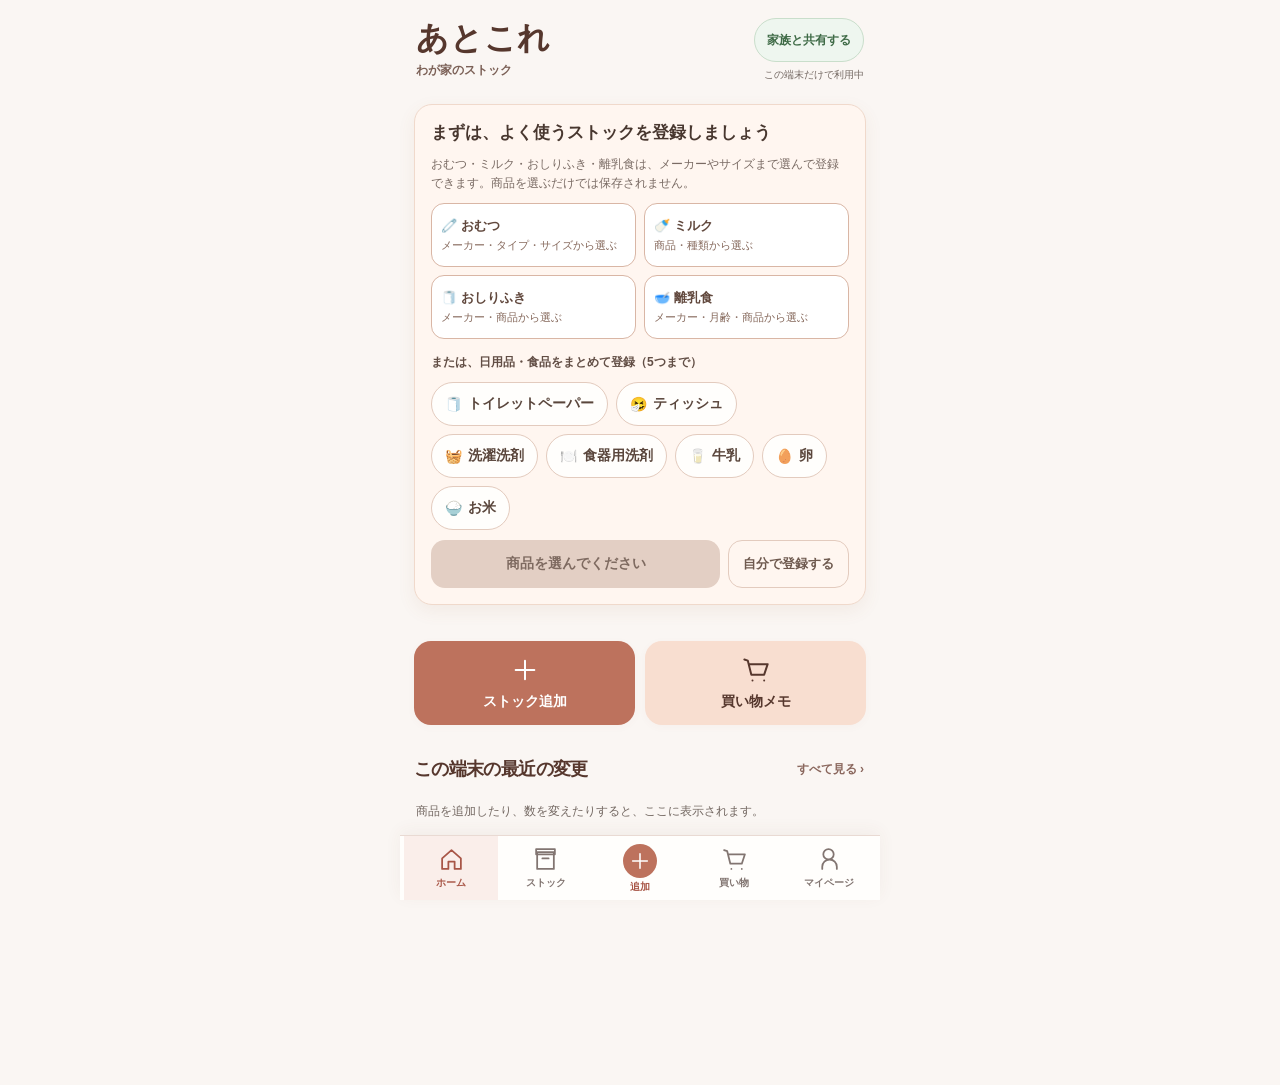
<file: atokore-live-v125/index.html>
<!doctype html><html lang="ja"><head><meta charset="utf-8"><script>/* Public receipt OCR paused until independent real-world acceptance. */window.ATOKORE_RECEIPT_EXPERIMENTAL=window.ATOKORE_RECEIPT_EXPERIMENTAL===true;</script><style>#pg-premium [data-atk-experimental-receipt][hidden]{display:none!important}</style><meta name="viewport" content="width=device-width,initial-scale=1,viewport-fit=cover"><meta name="theme-color" content="#F2DDD6"><meta name="apple-mobile-web-app-capable" content="yes"><meta name="apple-mobile-web-app-status-bar-style" content="default"><meta name="apple-mobile-web-app-title" content="あとこれ"><link rel="manifest" href="./manifest.webmanifest"><link rel="apple-touch-icon" href="./icons/icon-180.png"><link rel="icon" type="image/png" sizes="192x192" href="./icons/icon-192.png"><link rel="stylesheet" href="./final.css?v=125m"><link rel="stylesheet" href="./atokore-theme.css?v=51.1"><link rel="stylesheet" href="./quick-add.css?v=50"><link rel="stylesheet" href="./compact-add.css?v=15"><link rel="stylesheet" href="./edit-after-add.css?v=39"><link rel="stylesheet" href="./baby-focus-v17.css?v=35"><link rel="stylesheet" href="./add-clarity-v18.css?v=18"><link rel="stylesheet" href="./p0-fixes-v19.css?v=50"><link rel="stylesheet" href="./routine-catalog-v20.css?v=24"><link rel="stylesheet" href="./packing-checklist-v50.css?v=50.8"><title>あとこれ 試用版 v12.5m</title><style>
*{box-sizing:border-box}body{margin:0;background:#f4f6f9;font-family:-apple-system,BlinkMacSystemFont,"Hiragino Sans",sans-serif;color:#172033}.app{max-width:480px;margin:auto;min-height:100vh;background:#fff;padding-bottom:86px}.top{position:sticky;top:0;z-index:9;background:#fff;padding:14px 16px;border-bottom:1px solid #eee}.top h1{margin:0;font-size:21px}.sub,.meta,.muted{font-size:12px;color:#667085}.content{padding:14px}.page{display:none}.page.on{display:block}.hero{padding:18px;border-radius:20px;background:#eef6ff;border:1px solid #dceaff}.hero.warn{background:#fff7e8;border-color:#f5d28a}.hero h2{font-size:24px;margin:4px 0}.metrics{display:grid;grid-template-columns:repeat(3,1fr);gap:8px;margin-top:10px}.metric,.quick button,.product,.chip,.btn,.icon{border:0;font:inherit}.metric{padding:10px;border:1px solid #e5e7eb;border-radius:15px;background:#fff;text-align:center}.metric b{display:block;font-size:21px}.section{font-weight:900;margin:18px 0 9px}.quick{display:grid;grid-template-columns:repeat(3,1fr);gap:8px}.quick button{padding:12px 6px;border:1px solid #e5e7eb;border-radius:15px;background:#fff;font-weight:800}.quick strong{display:block;font-size:22px}.row{display:flex;gap:10px;align-items:center;border:1px solid #e5e7eb;border-radius:15px;padding:11px;margin:8px 0;background:#fff}.selectedRow{border-color:#1677ff;background:#f4f8ff}.expiryNear{border-color:#f04438!important;background:#fff5f5!important}.expiryBadge{display:inline-block;margin-top:4px;padding:3px 7px;border-radius:999px;background:#fee4e2;color:#b42318;font-size:11px;font-weight:900}.expiryExpired{background:#b42318;color:#fff}.catalogHead{display:flex;align-items:center;justify-content:space-between;gap:8px;margin:8px 0}.catalogCount{font-size:12px;color:#667085}.moreBtn{width:100%;margin-top:8px;background:#eef2f7;color:#25324a}.bulkbar{display:flex;gap:8px;align-items:center;flex-wrap:wrap}.bulkbar .btn{flex:1;min-width:120px}.grow{flex:1;min-width:0}.name{font-weight:850}.qty{display:flex;align-items:center;gap:6px}.qty b{min-width:46px;text-align:center}.icon{width:38px;height:38px;border-radius:11px;background:#eef2f7;font-size:19px}.btn{background:#1677ff;color:#fff;padding:11px 13px;border-radius:12px;font-weight:850}.ghost{background:#eef2f7;color:#25324a}.danger{background:#fff0f0;color:#b42318}.field{margin:11px 0}.label{font-size:13px;font-weight:850;margin-bottom:5px}.field input,.field select,.field textarea{width:100%;padding:12px;border:1px solid #d9dee7;border-radius:12px;font-size:16px;background:#fff}.chips{display:flex;gap:7px;overflow:auto;margin:8px 0}.chip{white-space:nowrap;padding:8px 11px;border:1px solid #dfe4ea;border-radius:999px;background:#fff}.chip.on{background:#1677ff;color:#fff}.products{display:grid;grid-template-columns:1fr 1fr;gap:7px}.product{text-align:left;padding:10px;border:1px solid #dfe4ea;border-radius:11px;background:#fff}.hide{display:none}.detail{border:1px solid #e5e7eb;border-radius:14px;padding:10px;background:#fbfcfe}.detail summary{font-weight:850}.premium{background:linear-gradient(135deg,#faf7ff,#eef5ff);border-color:#d9ceff}.empty{padding:14px;border:1px dashed #d6dbe3;border-radius:14px;text-align:center;color:#667085;font-size:13px}.tabs{position:fixed;bottom:0;left:50%;transform:translateX(-50%);width:min(480px,100%);display:grid;grid-template-columns:repeat(5,1fr);background:#fff;border-top:1px solid #ddd;padding:5px 2px calc(5px + env(safe-area-inset-bottom));z-index:20}.tab{border:0;background:none;padding:6px 2px;color:#667085;font-size:11px}.tab b{display:block;font-size:20px}.tab.on{color:#1677ff}.modal{position:fixed;inset:0;background:#0006;display:none;align-items:flex-end;z-index:50}.modal.on{display:flex}.sheet{width:min(480px,100%);max-height:88vh;overflow:auto;background:#fff;border-radius:22px 22px 0 0;padding:18px 16px 26px}.badge{font-size:10px;padding:3px 7px;border-radius:999px;background:#efe7ff;color:#6f42c1;font-weight:850}.close{float:right;border:0;background:#eef2f7;border-radius:10px;padding:7px 10px}.routineTools{display:grid;grid-template-columns:1fr 1fr;gap:8px}.routineCard{border:1px solid #dfe4ea;border-radius:16px;padding:12px;margin:9px 0;background:#fff}.routineCardTop{display:flex;align-items:center;gap:10px}.routineCount{font-size:12px;color:#667085}.routineActions{display:flex;gap:8px;margin-top:10px}.routineActions .btn{flex:1}.routineCheck{width:22px;height:22px}.routineInline{display:grid;grid-template-columns:1fr auto;gap:8px;align-items:center;margin:10px 0}.routineInline input{width:100%;padding:12px;border:1px solid #d9dee7;border-radius:12px;font-size:16px}.routineNameEdit{width:100%;padding:12px;border:1px solid #d9dee7;border-radius:12px;font-size:18px;font-weight:850}
</style><script src="./storage-bootstrap-v19.js?v=19"></script><script src="./units-v51.js?v=51"></script><script src="./common-v45.js?v=48.2"></script><script src="./search-v48.js?v=48.1"></script><script src="./stock-rules-v48.js?v=48"></script><link rel="stylesheet" href="./search-v48.css?v=48"><link rel="stylesheet" href="./stock-v48.css?v=48"><link rel="stylesheet" href="./product-photos-v30.css?v=31"><link rel="stylesheet" href="./batch-review-v36.css?v=36"><link rel="stylesheet" href="./household-sync-v37.css?v=48"><link rel="stylesheet" href="./receipt-v38.css?v=50"><link rel="stylesheet" href="./onboarding-v39.css?v=50"><link rel="stylesheet" href="./home-v43.css?v=50.2"><link rel="stylesheet" href="./polish-v44.css?v=49.1"><link rel="stylesheet" href="./muse-v45.css?v=48.2"><link rel="stylesheet" href="./stock-levels-v51.css?v=51.15"></head><body><div class="app"><header class="top"><h1>あとこれ <span class="badge">試用版 v12.5m</span></h1><div class="sub">家庭のストックを、できるだけ簡単に</div></header><main class="content"><section id="pg-home" class="page on"><div id="homeHero" class="hero"><div class="muted">今日のあとこれ</div><h2 id="heroTitle">今日は急ぎなし</h2><div id="heroText" class="muted"></div></div><div class="metrics"><button class="metric" onclick="go('stock')">⏰<b id="mExp">0</b><span class="muted">期限近い</span></button><button class="metric" onclick="go('buy')">🛒<b id="mBuy">0</b><span class="muted">買うもの</span></button><button class="metric" onclick="showPremium('predict')">✦<b id="mPred">0</b><span class="muted">そろそろ</span></button></div><div class="section">すぐやる</div><div class="quick"><button onclick="go('add')"><strong>＋</strong>ストック追加</button><button onclick="go('buy')"><strong>🛒</strong>買い物メモ</button></div><div id="urgentWrap"><div class="section">今日優先</div><div id="urgentList"></div></div></section><section id="pg-stock" class="page"><div class="field"><input id="stockSearch" placeholder="品名を検索" oninput="renderStock()"></div><div class="row"><div class="grow"><div class="name">ストックからまとめて買い物へ</div><div class="meta">買い物リストには各商品1点ずつ追加します。ストックの数量は減りません</div></div><button id="stockSelectToggle" class="btn ghost" onclick="toggleStockSelect()">まとめて選ぶ</button></div><div id="stockBulkActions" class="bulkbar hide"><button class="btn ghost" onclick="selectAllVisible()">表示中を全選択</button><button id="stockBulkMove" class="btn" onclick="moveSelectedToBuy()">選択した0件を買い物へ</button><button id="stockBulkDelete" class="btn danger" onclick="deleteSelectedStock()">選択した0件を削除</button><button class="btn ghost" onclick="clearBulkSelection()">選択解除</button></div><div id="catChips" class="chips"></div><div id="atkStockFilterNotice" class="atk-stock-filter-notice" role="note" hidden><span>絞り込み中です。買った商品が見えない場合は、すべて表示して確認できます。</span><button type="button" onclick="resetStockViewV50()">すべて表示</button></div><div id="stockList"></div></section><section id="pg-add" class="page"><div class="section">商品を追加</div><div class="field"><div class="label">カテゴリー</div><select id="addCat" onchange="catalogLimit=18;renderCatalog()"><option>食料品</option><option>日用品</option><option>衛生・薬</option><option>ベビー</option><option>離乳食</option><option>子ども</option><option>衣類</option><option>家電・生活用品</option><option>防災</option></select></div><div class="field"><div class="label">商品検索 / 手動入力</div><input id="addName" placeholder="例：牛乳、オムツ" oninput="onNameInput()"></div><div class="catalogHead"><div id="catalogCount" class="catalogCount"></div></div><div id="catalog" class="products"></div><button id="catalogMore" class="btn moreBtn hide" onclick="moreCatalog()">もっと見る</button><div class="field"><div class="label">個数・数量</div><input id="addQty" type="number" min="0" step="1" value="1"></div><div class="field"><div class="label">単位</div><select id="addUnit"><option>個</option><option>本</option><option>袋</option><option>箱</option><option>パック</option><option>缶</option><option>枚</option></select><div class="muted">商品に合わせて自動選択。迷わず数えられる単位だけに絞っています。</div></div><div class="field"><div class="label">期限の種類</div><select id="addExpType" onchange="toggleExp()"><option>期限なし</option><option>賞味期限</option><option>消費期限</option><option>使用期限</option></select></div><div id="addExpWrap" class="field hide"><div class="label">期限日</div><input id="addExp" type="date"></div><details class="detail"><summary>＋ 詳細を入力</summary><div class="field"><div class="label">購入日</div><input id="addPurchase" type="date"></div><div class="field"><div class="label">購入価格</div><input id="addPrice" type="number" placeholder="例：398"></div><div class="field"><div class="label">購入店舗</div><input id="addStore" placeholder="例：イオン"></div><div class="field"><div class="label">保管場所</div><select id="addPlace"><option>冷蔵庫</option><option>冷凍庫</option><option>パントリー</option><option>洗面所</option><option>トイレ</option><option>収納</option><option>防災収納</option><option>その他</option></select></div><div class="field"><div class="label">メモ</div><textarea id="addMemo" rows="2"></textarea></div></details><button class="btn" style="width:100%;margin-top:12px" onclick="registerItem()">この内容で登録</button></section><section id="pg-buy" class="page"><div class="atk-buy-header"><div class="section">買い物リスト</div><a class="atk-pack-jump" href="#atkPackingMvp" aria-label="持ち物チェックへ移動">🎒 持ち物チェックへ</a></div><div class="row"><div class="grow"><input id="buyName" style="width:100%;border:0;font-size:16px" placeholder="買うものを入力"></div><button class="btn" onclick="addBuy()">追加</button></div><div id="buyList"></div><div class="section">いつものリスト</div><div class="routineTools"><button class="btn ghost" onclick="newRoutine()">＋ 新しいリスト</button><button class="btn ghost" onclick="saveCurrentBuyAsRoutine()">今回の買い物を保存</button></div><div class="muted" style="margin-top:6px">よく買う組み合わせを保存して、必要な物だけまとめて追加できます。</div><div id="routineList"></div><section id="atkPackingMvp" class="atk-pack" aria-label="出かける前の持ち物チェック"><div class="section">持ち物チェック</div><p class="muted">保育園・お出かけの準備用です。チェックしても在庫・買い物の数は変わりません。チェックはこの端末にだけ保存され、家族共有には送信されません。</p><div class="atk-pack-tabs"><button type="button" data-pack="daycare" aria-pressed="true">保育園セット</button><button type="button" data-pack="outing" aria-pressed="false">お出かけセット</button></div><p id="atkPackProgress" class="atk-pack-progress" role="status"></p><div id="atkPackRows"></div><div class="atk-pack-add"><input id="atkPackAddInput" maxlength="60" autocomplete="off" placeholder="持ち物を追加" aria-label="持ち物を追加"><button type="button" id="atkPackAddButton">追加</button></div><button type="button" class="atk-pack-reset" id="atkPackReset">準備済みチェックをすべて外す</button><p id="atkPackError" class="atk-pack-error" role="alert" hidden></p></section></section><section id="pg-premium" class="page"><div class="section">機能プレビュー（無料・課金なし）</div><p class="muted" id="atkPremiumDisclosure">試用中の機能紹介です。月398円・年3,980円は検討中の価格であり、この画面で購入・契約・請求は発生しません。バックアップや高度な予測などは正式提供を保証するものではありません。</p><div class="row premium" data-atk-experimental-receipt hidden onclick="showPremium('receipt')"><div class="grow"><div class="name">🧾 レシート一括補充</div><div class="meta">商品明細を小計まで安全に解析</div></div>›</div><div class="row premium" onclick="showPremium('predict')"><div class="grow"><div class="name">📈 補充の目安（試算）</div><div class="meta">登録された数量・使用ペースに基づく参考値</div></div>›</div><div class="row premium" onclick="showPremium('qr')"><div class="grow"><div class="name">▦ 収納QR</div><div class="meta">保管場所ごとの在庫確認</div></div>›</div><div class="row premium" onclick="showPremium('money')"><div class="grow"><div class="name">💰 節約レポート</div><div class="meta">在庫金額や節約効果</div></div>›</div><p class="atk-build-info" id="atkBuildInfo" data-build="__ATOKORE_BUILD__"></p></section></main><nav class="tabs"><button class="tab on" data-p="home" onclick="go('home')"><b>⌂</b>ホーム</button><button class="tab" data-p="stock" onclick="go('stock')"><b>📦</b>在庫</button><button class="tab" data-p="add" onclick="go('add')"><b>＋</b>追加</button><button class="tab" data-p="buy" onclick="go('buy')"><b>🛒</b>買い物</button><button class="tab" data-p="premium" onclick="go('premium')"><b>✦</b>お試し</button></nav></div><div id="modal" class="modal" onclick="if(event.target===this)closeM()"><div id="sheet" class="sheet"></div></div><script>
const $=id=>document.getElementById(id); const C={"食料品":["牛乳","低脂肪乳","豆乳","卵","食パン","ロールパン","ベーグル","米","無洗米","パックご飯","うどん","そば","そうめん","パスタ","中華麺","冷凍うどん","冷凍ごはん","シリアル","オートミール","納豆","豆腐","油揚げ","厚揚げ","こんにゃく","ヨーグルト","チーズ","バター","マーガリン","生クリーム","豚こま肉","豚バラ肉","豚ロース","鶏もも肉","鶏むね肉","ひき肉","牛こま肉","牛薄切り肉","ウインナー","ハム","ベーコン","鮭","さば","ぶり","あじ","たら","ツナ缶","さば缶","コーン缶","トマト缶","玉ねぎ","にんじん","じゃがいも","キャベツ","レタス","白菜","大根","きゅうり","トマト","ミニトマト","ピーマン","パプリカ","なす","長ねぎ","小ねぎ","ほうれん草","小松菜","ブロッコリー","もやし","きのこ","えのき","しめじ","しいたけ","りんご","バナナ","みかん","キウイ","ぶどう","いちご","味噌","醤油","めんつゆ","白だし","料理酒","みりん","酢","砂糖","塩","こしょう","サラダ油","ごま油","オリーブオイル","マヨネーズ","ケチャップ","ソース","ドレッシング","カレールー","シチュールー","コンソメ","鶏ガラスープの素","だしの素","小麦粉","片栗粉","パン粉","海苔","かつお節","ふりかけ","ジャム","はちみつ","麦茶","緑茶","コーヒー","ジュース","炭酸水","ミネラルウォーター","お菓子","アイス","冷凍餃子","冷凍からあげ","冷凍野菜"],"日用品":["ティッシュ","箱ティッシュ","ポケットティッシュ","トイレットペーパー","キッチンペーパー","ウェットティッシュ","除菌シート","洗濯洗剤","おしゃれ着洗剤","柔軟剤","漂白剤","食器用洗剤","食洗機洗剤","ハンドソープ","ボディソープ","シャンプー","コンディショナー","クレンジング","洗顔料","浴室洗剤","トイレ洗剤","カビ取り剤","床用洗剤","掃除用シート","フローリングワイパーシート","スポンジ","メラミンスポンジ","ゴミ袋","レジ袋","ラップ","アルミホイル","クッキングシート","ジッパーバッグ","保存袋","排水口ネット","水切りネット","使い捨て手袋","紙皿","紙コップ","割り箸","ストロー","除湿剤","消臭剤","芳香剤","虫よけ","殺虫剤"],"衛生・薬":["マスク","子ども用マスク","絆創膏","キズパッド","消毒液","消毒ジェル","ガーゼ","包帯","綿棒","コットン","体温計電池","解熱鎮痛薬","風邪薬","胃腸薬","整腸薬","酔い止め","かゆみ止め","目薬","鼻炎薬","湿布","虫刺され薬","歯ブラシ","子ども用歯ブラシ","歯磨き粉","子ども用歯磨き粉","デンタルフロス","マウスウォッシュ","生理用品","ナプキン","おりものシート","コンタクト保存液","使い捨てコンタクト","ハンドクリーム","日焼け止め"],"ベビー":["オムツS","オムツM","オムツL","オムツBIG","パンツS","パンツM","パンツL","パンツBIG","おしりふき","おしりふき詰替","ベビーソープ","ベビーシャンプー","ベビーローション","ベビーオイル","ミルク","液体ミルク","哺乳瓶洗剤","哺乳瓶スポンジ","離乳食","ベビーフード","ベビー麦茶","赤ちゃんせんべい","おむつ袋","防臭袋","母乳パッド","ガーゼハンカチ","ベビー綿棒","鼻吸い器パーツ","ベビー用洗剤","ベビー用柔軟剤"],"子ども":["クレヨン","色鉛筆","鉛筆","消しゴム","のり","はさみ","セロハンテープ","画用紙","折り紙","ノート","自由帳","名前ペン","油性ペン","園用ティッシュ","園用ハンカチ","園用マスク","水筒パッキン","お弁当カップ","お名前シール","名札クリップ","工作用ボンド","粘土","シャボン玉液","シール","電池式おもちゃ用電池"],"衣類":["半袖肌着","長袖肌着","タンクトップ肌着","靴下","タイツ","パンツ","トレーニングパンツ","パジャマ","半袖Tシャツ","長袖Tシャツ","ズボン","ハーフパンツ","スウェット","トレーナー","パーカー","アウター","レインコート","帽子","手袋","マフラー","上履き","スニーカー","長靴","サンダル","サイズアップ用肌着","サイズアップ用靴下","サイズアップ用パジャマ","サイズアップ用服","サイズアップ用靴"],"家電・生活用品":["単1電池","単2電池","単3電池","単4電池","ボタン電池","9V電池","電球","LED電球","蛍光灯","充電ケーブル","USB-Cケーブル","Lightningケーブル","HDMIケーブル","延長コード","電源タップ","エアコンフィルター","空気清浄機フィルター","加湿器フィルター","換気扇フィルター","浄水器カートリッジ","掃除機紙パック","掃除機フィルター","プリンターインク","乾燥剤","カセットボンベ","ライター","チャッカマン","養生テープ","ガムテープ","両面テープ","乾電池チェッカー"],"防災":["飲料水2L","飲料水500ml","非常食ごはん","アルファ米","レトルト食品","缶詰","乾パン","栄養補助食品","長期保存パン","非常用お菓子","乳幼児用非常食","粉ミルク備蓄","液体ミルク備蓄","簡易トイレ","携帯トイレ","トイレットペーパー備蓄","ウェットティッシュ備蓄","マスク備蓄","生理用品備蓄","オムツ備蓄","おしりふき備蓄","懐中電灯","ランタン","ヘッドライト","モバイルバッテリー","乾電池","カセットボンベ","カセットコンロ","ラジオ","笛","軍手","アルミブランケット","レインポンチョ","救急セット","消毒液備蓄","絆創膏備蓄","ポリ袋","給水袋","ラップ備蓄","ガムテープ","使い捨てカイロ"]}; const unitOf=n=>(window.AtokoreUnits&&window.AtokoreUnits.unitFor(n))||(/豚|鶏|牛|鮭|さば|ぶり|あじ|たら|肉|魚/.test(n)?'パック':/米$|お米|無洗米/.test(n)?'袋':/牛乳|低脂肪乳|豆乳|水|醤油|めんつゆ|白だし|洗剤|柔軟剤|ソープ|シャンプー|ミルク/.test(n)?'本':/オムツ|パンツ|ゴミ袋|レジ袋|保存袋|防臭袋/.test(n)?'袋':/おしりふき|マスク|ナプキン|離乳食|ベビーフード/.test(n)?'パック':/ティッシュ/.test(n)?'箱':/卵|電池|電球|ケーブル|フィルター|カートリッジ/.test(n)?'個':'個'); const today=()=>new Date().toISOString().slice(0,10); const plus=d=>{let x=new Date();x.setDate(x.getDate()+d);return x.toISOString().slice(0,10)}; const days=s=>globalThis.AtokoreDates?.remaining(s)??999;
/* New users have zero real stock. Never silently persist fictional samples. */ let items=[],buys=[],routines=[];try{const s=JSON.parse(localStorage.getItem('atokoreTrialV4')||'null');if(s){items=s.items||items;buys=s.buys||[];routines=s.routines||[]}}catch(e){} function save(){try{localStorage.setItem('atokoreTrialV4',JSON.stringify({items,buys,routines}))}catch(e){}} function go(p){document.querySelectorAll('.page').forEach(x=>x.classList.remove('on'));$('pg-'+p).classList.add('on');document.querySelectorAll('.tab').forEach(x=>x.classList.toggle('on',x.dataset.p===p));render();if(p==='add')renderCatalog()} function render(){renderHome();renderStock();renderBuy();renderRoutines()} function renderHome(){const near=items.filter(x=>x.exp&&days(x.exp)<=3),pred=items.filter(x=>(x.usage||0)/(x.qty+1)>1.2);$('mExp').textContent=near.length;$('mBuy').textContent=buys.length;$('mPred').textContent=pred.length;$('homeHero').className='hero'+(near.length?' warn':'');$('heroTitle').textContent=near.length?`期限が近いものが${near.length}件`:buys.length?`買うものが${buys.length}件`:'今日は急ぎなし';$('heroText').textContent=near.length?'先に使うものを確認してみて。':buys.length?'買い物リストを確認してみて。':'ストックは落ち着いています。';$('urgentWrap').style.display=near.length?'block':'none';$('urgentList').innerHTML=near.map(x=>{const d=days(x.exp);return `<div class="row expiryNear"><div class="grow"><div class="name">${escapeHtml(x.name)}</div><div class="meta">${escapeHtml(x.expType)} ${escapeHtml(x.exp)}</div><span class="expiryBadge ${d<0?'expiryExpired':''}">${d<0?'期限切れ':d===0?'今日まで':'あと'+d+'日'}</span></div></div>`}).join('')} let filter='すべて',stockSelectMode=false,stockSelected=new Set(); function visibleStock(){const q=($('stockSearch')?.value||'').trim();return items.filter(x=>(filter==='すべて'||x.cat===filter)&&(!q||x.name.includes(q)))} function renderStock(){const cats=['すべて',...new Set(items.map(x=>x.cat))];window.__atokoreChipCats=cats;$('catChips').innerHTML=cats.map((c,i)=>`<button class="chip ${c===filter?'on':''}" onclick="setFilter(window.__atokoreChipCats[${i}])">${escapeHtml(c)}</button>`).join('');const arr=visibleStock();$('stockSelectToggle').textContent=stockSelectMode?'選択を終了':'まとめて選ぶ';$('stockBulkActions').classList.toggle('hide',!stockSelectMode);$('stockBulkMove').textContent=`選択した${stockSelected.size}件を買い物へ`;$('stockBulkDelete').textContent=`選択した${stockSelected.size}件を削除`;$('stockList').innerHTML=arr.length?arr.map(x=>{const picked=stockSelected.has(x.id);const selectBox=stockSelectMode?`<input type="checkbox" ${picked?'checked':''} onclick="event.stopPropagation();toggleStockPick(${safeId(x.id)})" style="width:22px;height:22px">`:'';const controls=stockSelectMode?`<div class="qty"><b>${escapeHtml(x.qty)}${escapeHtml(x.unit)}</b></div>`:`<div class="qty"><button class="icon" onclick="adj(${safeId(x.id)},-1)">−</button><b>${escapeHtml(x.qty)}${escapeHtml(x.unit)}</b><button class="icon" onclick="adj(${safeId(x.id)},1)">＋</button></div><button class="icon danger" onclick="delItem(${safeId(x.id)})">×</button>`;const d=days(x.exp),near=x.exp&&d<=3;const badge=near?`<span class="expiryBadge ${d<0?'expiryExpired':''}">${d<0?'期限切れ':d===0?'今日まで':'あと'+d+'日'}</span>`:'';return `<div class="row ${picked?'selectedRow':''} ${near?'expiryNear':''}" ${stockSelectMode?`onclick="toggleStockPick(${safeId(x.id)})"`:''}>${selectBox}<div class="grow"><div class="name">${escapeHtml(x.name)}</div><div class="meta">${escapeHtml(x.cat)}・${escapeHtml(x.place||'未設定')}${x.exp?'・'+escapeHtml(x.expType)+' '+escapeHtml(x.exp):''}</div>${badge}</div>${controls}</div>`}).join(''):'<div class="empty">該当なし</div>'} function setFilter(c){filter=c;renderStock()} function toggleStockSelect(){stockSelectMode=!stockSelectMode;stockSelected.clear();renderStock()} function toggleStockPick(id){if(!stockSelectMode)return;stockSelected.has(id)?stockSelected.delete(id):stockSelected.add(id);renderStock()} function selectAllVisible(){visibleStock().forEach(x=>stockSelected.add(x.id));renderStock()} function clearBulkSelection(){stockSelected.clear();renderStock()} function deleteSelectedStock(){if(!stockSelected.size){alert('削除する商品を選んでください');return}const count=stockSelected.size;if(!confirm(`選択した${count}件を在庫から削除しますか？`))return;items=items.filter(x=>!stockSelected.has(x.id));stockSelected.clear();stockSelectMode=false;if(save()===false)return;render();alert(`${count}件を削除しました`)} function buyStep(unit){return unit==='g'||unit==='ml'?100:1} function moveSelectedToBuy(){if(!stockSelected.size){alert('商品を選んでください');return}let added=0;stockSelected.forEach(id=>{const x=items.find(v=>v.id===id);if(!x)return;const step=buyStep(x.unit);let b=buys.find(v=>v.stockId===x.id||(v.name===x.name&&v.unit===x.unit));if(b)b.qty+=step;else buys.push({id:Date.now()+id,name:x.name,qty:step,unit:x.unit,stockId:x.id});added++});if(save()===false)return;stockSelected.clear();stockSelectMode=false;render();alert(`${added}件を買い物リストに追加しました`);go('buy')} function adj(id,d){const x=items.find(v=>v.id===id);if(!x)return;x.qty=Math.max(0,(+x.qty||0)+d);if(d<0)x.usage=(x.usage||0)+1;if(save()===false)return;render()} let catalogLimit=18; function renderCatalog(){const cat=$('addCat').value,q=$('addName').value.trim();const all=(C[cat]||[]).filter(n=>!q||n.includes(q));if(q)catalogLimit=Math.max(catalogLimit,40);const shown=all.slice(0,catalogLimit);$('catalogCount').textContent=`${cat}の候補 ${all.length}件${all.length>shown.length?'・表示 '+shown.length+'件':''}`;window.__atokoreCatalogShown=shown;$('catalog').innerHTML=shown.map((n,i)=>`<button class="product" onclick="pickItem(window.__atokoreCatalogShown[${i}])">${escapeHtml(n)}<div class="muted">単位 ${escapeHtml(unitOf(n))}</div></button>`).join('');$('catalogMore').classList.toggle('hide',shown.length>=all.length)} function moreCatalog(){catalogLimit+=30;renderCatalog()} function onNameInput(){const n=$('addName').value.trim();if(n)$('addUnit').value=unitOf(n);catalogLimit=n?60:18;renderCatalog()} function pickItem(n){$('addName').value=n;$('addUnit').value=unitOf(n);const q=$('addQty');q.scrollIntoView({behavior:'smooth',block:'center'});setTimeout(()=>{q.focus();q.select()},200)} function toggleExp(){$('addExpWrap').classList.toggle('hide',$('addExpType').value==='期限なし')} function registerItem(){const n=$('addName').value.trim();if(!n){alert('商品名を入力してください');return}const qty=Number($('addQty').value);if(!Number.isFinite(qty)||qty<0){alert('数量を確認してください');return}const obj={id:Date.now(),name:n,cat:$('addCat').value,qty:qty,unit:$('addUnit').value,expType:$('addExpType').value,exp:$('addExpType').value==='期限なし'?'':$('addExp').value,purchase:$('addPurchase').value,price:Number($('addPrice').value)||0,store:$('addStore').value.trim(),place:$('addPlace').value,memo:$('addMemo').value.trim(),usage:1};items.push(obj);if(save()===false)return;$('addName').value='';$('addQty').value='1';$('addExpType').value='期限なし';$('addExp').value='';toggleExp();catalogLimit=18;renderCatalog();render();alert('登録しました');go('stock')} function delItem(id){if(!confirm('この商品を削除しますか？'))return;items=items.filter(x=>x.id!==id);if(save()===false)return;render()} function addBuy(){const n=$('buyName').value.trim();if(!n)return;const b=buys.find(x=>x.name===n);if(b)b.qty++;else buys.push({id:Date.now(),name:n,qty:1,unit:unitOf(n)});$('buyName').value='';if(save()===false)return;renderBuy()} function renderBuy(){$('buyList').innerHTML=buys.length?buys.map(b=>`<div class="row"><input type="checkbox" class="buyCheck" value="${safeId(b.id)}" onchange="updateBuyBulkCount()"><div class="grow"><div class="name">${escapeHtml(b.name)}</div></div><div class="qty"><button class="icon" onclick="badj(${safeId(b.id)},-1)">−</button><b>${escapeHtml(b.qty)}${escapeHtml(b.unit)}</b><button class="icon" onclick="badj(${safeId(b.id)},1)">＋</button></div><button class="icon danger" onclick="bdel(${safeId(b.id)})">×</button></div>`).join('')+`<div class="bulkbar" style="margin-top:10px"><button class="btn ghost" onclick="selectAllBuy()">全選択</button><button class="btn ghost" onclick="clearBuySelection()">選択解除</button><button id="buyBulkDelete" class="btn danger" onclick="deleteSelectedBuy()">選択した0件を削除</button></div><button class="btn" style="width:100%;margin-top:8px" onclick="bought()">選択した商品を購入済みにする</button>`:'<div class="empty">買うものはありません</div>';updateBuyBulkCount()} function selectedBuyIds(){return [...document.querySelectorAll('.buyCheck:checked')].map(x=>Number(x.value))} function updateBuyBulkCount(){const b=$('buyBulkDelete');if(b)b.textContent=`選択した${selectedBuyIds().length}件を削除`} function selectAllBuy(){document.querySelectorAll('.buyCheck').forEach(x=>x.checked=true);updateBuyBulkCount()} function clearBuySelection(){document.querySelectorAll('.buyCheck').forEach(x=>x.checked=false);updateBuyBulkCount()} function deleteSelectedBuy(){const ids=selectedBuyIds();if(!ids.length){alert('削除する商品を選んでください');return}if(!confirm(`選択した${ids.length}件を買い物リストから削除しますか？`))return;buys=buys.filter(x=>!ids.includes(x.id));if(save()===false)return;render();alert(`${ids.length}件を削除しました`)} function badj(id,d){const b=buys.find(x=>x.id===id);if(!b)return;const step=buyStep(b.unit);b.qty=Math.max(step,b.qty+d*step);if(save()===false)return;renderBuy()} function bdel(id){buys=buys.filter(x=>x.id!==id);if(save()===false)return;renderBuy()} function bought(){const ids=selectedBuyIds();if(!ids.length){alert('商品を選んでください');return}ids.forEach(id=>{const b=buys.find(x=>x.id===id);if(!b)return;let x=items.find(v=>v.name===b.name&&v.unit===b.unit);if(x)x.qty+=b.qty;else items.push({id:Date.now()+id,name:b.name,cat:'その他',qty:b.qty,unit:b.unit,usage:1})});buys=buys.filter(x=>!ids.includes(x.id));if(save()===false)return;render();alert('在庫へ反映しました')} let routineSession={routineId:null,selected:new Set()}; function escapeHtml(s){return String(s??'').replace(/[&<>"']/g,c=>({'&':'&amp;','<':'&lt;','>':'&gt;','"':'&quot;',"'":'&#39;'}[c]))}
function safeId(v){const n=Number(v);return Number.isFinite(n)?n:'null'} function renderRoutines(){const el=$('routineList');if(!el)return;if(!routines.length){el.innerHTML='<div class="empty" style="margin-top:10px">まだ「いつものリスト」はありません。<br>毎週の買い物やドラッグストア用などを作れます。</div>';return}el.innerHTML=routines.map(r=>`<div class="routineCard"><div class="routineCardTop"><div class="grow"><div class="name">${escapeHtml(r.name)}</div><div class="routineCount">${r.items.length}商品</div></div><button class="btn ghost" onclick="openRoutine(${safeId(r.id)})">開く</button></div><div class="routineActions"><button class="btn" onclick="addWholeRoutine(${safeId(r.id)})">全部追加</button><button class="btn ghost" onclick="openRoutine(${safeId(r.id)})">選んで追加</button></div></div>`).join('')} function newRoutine(){openM(`<button class="close" onclick="closeM()">閉じる</button><h2>新しい「いつものリスト」</h2><div class="field"><div class="label">リスト名</div><input id="newRoutineName" placeholder="例：毎週の買い物"></div><button class="btn" style="width:100%" onclick="createRoutine()">作成する</button>`);setTimeout(()=>$('newRoutineName')?.focus(),120)} function createRoutine(){const name=($('newRoutineName')?.value||'').trim();if(!name){alert('リスト名を入力してください');return}const id=Date.now();routines.push({id,name,items:[]});if(save()===false)return;closeM();renderRoutines();openRoutine(id)} function saveCurrentBuyAsRoutine(){if(!buys.length){alert('今回の買い物リストが空です');return}openM(`<button class="close" onclick="closeM()">閉じる</button><h2>今回の買い物を保存</h2><div class="field"><div class="label">リスト名</div><input id="saveRoutineName" placeholder="例：毎週の買い物"></div><div class="muted">${buys.length}商品を「いつものリスト」として保存します。</div><button class="btn" style="width:100%;margin-top:12px" onclick="confirmSaveCurrentBuy()">保存する</button>`);setTimeout(()=>$('saveRoutineName')?.focus(),120)} function confirmSaveCurrentBuy(){const name=($('saveRoutineName')?.value||'').trim();if(!name){alert('リスト名を入力してください');return}const id=Date.now();routines.push({id,name,items:buys.map((b,i)=>({id:id+i+1,name:b.name,qty:b.qty,unit:b.unit}))});if(save()===false)return;closeM();renderRoutines();alert('いつものリストに保存しました')} function openRoutine(id,keep=false){const r=routines.find(x=>x.id===id);if(!r)return;if(!keep||routineSession.routineId!==id)routineSession={routineId:id,selected:new Set(r.items.map(x=>x.id))};openM(`<button class="close" onclick="closeM()">閉じる</button><h2>いつものリスト</h2><div class="field"><div class="label">リスト名</div><input class="routineNameEdit" id="routineNameEdit" value="${escapeHtml(r.name)}"></div><button class="btn ghost" style="width:100%" onclick="saveRoutineName(${safeId(id)})">名前を保存</button><div class="section">商品</div><div class="routineInline"><input id="routineAddName" placeholder="商品を追加（例：牛乳）"><button class="btn" onclick="routineAddItem(${safeId(id)})">追加</button></div><div id="routineItems">${routineItemsHtml(r)}</div><div class="routineActions"><button class="btn ghost" onclick="routineSelectAll(${safeId(id)})">全選択</button><button class="btn ghost" onclick="routineSelectNone(${safeId(id)})">全解除</button></div><button class="btn" style="width:100%;margin-top:10px" onclick="addSelectedRoutine(${safeId(id)})">チェックした商品を買い物へ</button><button class="btn danger" style="width:100%;margin-top:8px" onclick="deleteRoutine(${safeId(id)})">このリストを削除</button>`)} function routineItemsHtml(r){if(!r.items.length)return '<div class="empty">商品を追加してください</div>';return r.items.map(it=>`<div class="row"><input class="routineCheck" type="checkbox" ${routineSession.selected.has(it.id)?'checked':''} onchange="routineTogglePick(${safeId(it.id)},this.checked)"><div class="grow"><div class="name">${escapeHtml(it.name)}</div></div><div class="qty"><button class="icon" onclick="routineAdjust(${safeId(r.id)},${safeId(it.id)},-1)">−</button><b id="routineQty-${safeId(it.id)}">${escapeHtml(it.qty)}${escapeHtml(it.unit)}</b><button class="icon" onclick="routineAdjust(${safeId(r.id)},${safeId(it.id)},1)">＋</button></div><button class="icon danger" onclick="routineRemoveItem(${safeId(r.id)},${safeId(it.id)})">×</button></div>`).join('')} function routineTogglePick(id,on){on?routineSession.selected.add(id):routineSession.selected.delete(id)} function routineSelectAll(id){const r=routines.find(x=>x.id===id);if(!r)return;routineSession.selected=new Set(r.items.map(x=>x.id));openRoutine(id,true)} function routineSelectNone(id){routineSession.selected=new Set();openRoutine(id,true)} function saveRoutineName(id){const r=routines.find(x=>x.id===id);if(!r)return;const name=($('routineNameEdit')?.value||'').trim();if(!name){alert('リスト名を入力してください');return}r.name=name;if(save()===false)return;renderRoutines();alert('名前を変更しました')} function routineAddItem(id){const r=routines.find(x=>x.id===id);if(!r)return;const n=($('routineAddName')?.value||'').trim();if(!n)return;const unit=unitOf(n),qty=buyStep(unit),iid=Date.now();r.items.push({id:iid,name:n,qty,unit});routineSession.selected.add(iid);if(save()===false)return;openRoutine(id,true)} function routineAdjust(rid,iid,d){const r=routines.find(x=>x.id===rid);if(!r)return;const it=r.items.find(x=>x.id===iid);if(!it)return;const step=buyStep(it.unit);it.qty=Math.max(step,it.qty+d*step);if(save()===false)return;const q=$('routineQty-'+iid);if(q)q.textContent=`${it.qty}${it.unit}`} function routineRemoveItem(rid,iid){const r=routines.find(x=>x.id===rid);if(!r)return;r.items=r.items.filter(x=>x.id!==iid);routineSession.selected.delete(iid);if(save()===false)return;openRoutine(rid,true)} function mergeRoutineBuy(n,q,u){let b=buys.find(x=>x.name===n&&x.unit===u);if(b)b.qty+=q;else buys.push({id:Date.now()+Math.floor(Math.random()*100000),name:n,qty:q,unit:u})} function addWholeRoutine(id){const r=routines.find(x=>x.id===id);if(!r||!r.items.length){alert('商品がありません');return}r.items.forEach(it=>mergeRoutineBuy(it.name,it.qty,it.unit));if(save()===false)return;render();alert(`${r.items.length}商品を買い物リストに追加しました`)} function addSelectedRoutine(id){const r=routines.find(x=>x.id===id);if(!r)return;const a=r.items.filter(it=>routineSession.selected.has(it.id));if(!a.length){alert('追加する商品を選んでください');return}a.forEach(it=>mergeRoutineBuy(it.name,it.qty,it.unit));if(save()===false)return;closeM();render();go('buy');alert(`${a.length}商品を買い物リストに追加しました`)} function deleteRoutine(id){if(!confirm('この「いつものリスト」を削除しますか？'))return;routines=routines.filter(x=>x.id!==id);if(save()===false)return;closeM();renderRoutines()} function openM(html){$('sheet').innerHTML=html;$('modal').classList.add('on')} function closeM(){$('modal').classList.remove('on')} function showPremium(k){if(k==='receipt'&&window.ATOKORE_RECEIPT_EXPERIMENTAL!==true)return;if(k==='receipt')openM(`<button class="close" onclick="closeM()">閉じる</button><h2>🧾 レシート一括補充</h2><p class="muted">試用版はデモ解析です。</p><button class="btn" style="width:100%" onclick="applyReceipt()">牛乳2本・卵1パックを反映</button>`);if(k==='predict'){const a=[...items].sort((a,b)=>(b.usage||0)/(b.qty+1)-(a.usage||0)/(a.qty+1)).slice(0,6);openM(`<button class="close" onclick="closeM()">閉じる</button><h2>📈 補充の目安（試算）</h2><p class="muted">登録された数量と使用ペースから計算した参考スコアです。実際の不足日や購入時期を予測・保証するものではありません。</p>${a.map(x=>`<div class="row"><div class="grow"><div class="name">${escapeHtml(x.name)}</div><div class="meta">参考スコア ${Math.min(99,Math.round((x.usage||1)/(x.qty+1)*20))}</div></div><button class="btn" onclick="premiumBuy(${safeId(x.id)})">買う</button></div>`).join('')}`)}if(k==='qr'){const ps=[...new Set(items.map(x=>x.place||'未設定'))];openM(`<button class="close" onclick="closeM()">閉じる</button><h2>▦ 収納QR</h2>${ps.map(p=>`<div class="row"><div class="grow"><div class="name">${escapeHtml(p)}</div><div class="meta">${escapeHtml(items.filter(x=>(x.place||'未設定')===p).map(x=>x.name+' '+x.qty+x.unit).join(' / ')||'登録なし')}</div></div></div>`).join('')}`)}if(k==='money'){const v=items.reduce((s,x)=>s+(x.price||0)*Math.max(1,x.qty||1),0);openM(`<button class="close" onclick="closeM()">閉じる</button><h2>💰 節約レポート</h2><div class="metrics"><div class="metric"><b>¥${v.toLocaleString()}</b><span class="muted">推定在庫金額</span></div><div class="metric"><b>${items.filter(x=>x.price>0).length}</b><span class="muted">価格記録</span></div><div class="metric"><b>${items.length}</b><span class="muted">登録品</span></div></div>`)}} function premiumBuy(id){const x=items.find(v=>v.id===id);if(!x)return;const b=buys.find(v=>v.name===x.name);if(b)b.qty++;else buys.push({id:Date.now(),name:x.name,qty:1,unit:x.unit});if(save()===false)return;render();alert('買い物リストに追加しました')} function applyReceipt(){if(window.ATOKORE_RECEIPT_EXPERIMENTAL!==true)return;let x=items.find(v=>v.name==='牛乳');if(x)x.qty+=2;else items.push({id:Date.now(),name:'牛乳',cat:'食料品',qty:2,unit:'本',place:'冷蔵庫',usage:1});let e=items.find(v=>v.name==='卵');if(e)e.qty+=1;else items.push({id:Date.now()+1,name:'卵',cat:'食料品',qty:1,unit:'パック',place:'冷蔵庫',usage:1});if(save()===false)return;render();closeM();alert('レシート内容を在庫へ反映しました')} $('addPurchase').value=today();renderCatalog();render();const badge=document.querySelector('.badge');if(badge)badge.textContent='試用版 v12.5m';
</script><script>if(window.ATOKORE_RECEIPT_EXPERIMENTAL)document.querySelectorAll('[data-atk-experimental-receipt]').forEach(x=>x.hidden=false);</script><script src="./data-safety-v19.js?v=51.6"></script><script src="./local-journal-v51.js?v=51.3"></script><script>/* v51 speed: the receipt OCR parts are read only while OCR is turned on (it is off for everyone until its own acceptance); receipt.js looks them up when a photo is analysed. Written here, before receipt.js, in the same order as before. */if(window.ATOKORE_RECEIPT_EXPERIMENTAL===true)document.write('<script src="./receipt-image-v49.js?v=49.1"><\/script><script src="./receipt-ppocr-v49.js?v=49.1"><\/script><script src="./receipt-ocr-lines-v49.js?v=49.1"><\/script><script src="./receipt-structure-v49.js?v=50.4"><\/script>');</script><script src="./receipt.js?v=50.8"></script><script src="./display.js?v=51.2"></script><script src="./bulk.js?v=125m"></script><script src="./history.js?v=48"></script><script src="./ui.js?v=51.1"></script><script src="./stability.js?v=51.4"></script><script src="./family.js?v=125m"></script><script src="./baby-visuals.js?v=bv1"></script><script src="./pwa.js?v=pwa1"></script><script src="./home-v43.js?v=51"></script><script src="./atokore-redesign.js?v=51.1"></script><script src="./entitlements-v51.js?v=51.1"></script><script src="./stock-levels-v51.js?v=51.5"></script><script src="./stock-levels-ui-v51.js?v=51.11"></script><script src="./product-icons.js?v=15"></script><script src="./baby-kit-v17.js?v=51.1"></script><script src="./baby-food-catalog-v35.js?v=48.2"></script><script src="./quick-add.js?v=51"></script><script src="./edit-after-add.js?v=49.1"></script><script src="./baby-flow-v17.js?v=48"></script><script src="./routine-catalog-v20.js?v=48"></script><script>document.querySelector(".badge")&&(document.querySelector(".badge").textContent="試用版 v12.5m");</script><script src="./product-photos-v30.js?v=51.4"></script><script src="./household-config-v37.js?v=50.8"></script><script src="./household-core-v37.js?v=51.2"></script><script src="./household-google-v40.js?v=40"></script><script src="./household-sync-v37.js?v=51.12"></script><script src="./receipt-match-v38.js?v=50.8"></script><script src="./onboarding-v39.js?v=50"></script><script src="./polish-v44.js?v=51.8"></script><script src="./insights-v45.js?v=48"></script><script src="./search-ui-v48.js?v=48"></script><script src="./stock-order-v48.js?v=49.1"></script><script src="./buy-duplicates-v48.js?v=48.2"></script><script src="./packing-checklist-v50.js?v=50.10"></script><script src="./family-prep-v51.js?v=51"></script><script src="./prep-sets-v51.js?v=51.6"></script><script src="./packing-shortage-v51.js?v=51.2"></script><script src="./assign-ui-v51.js?v=51.1"></script><script src="./stock-badges-v51.js?v=51.6"></script><script src="./build-info-v51.js?v=51.3"></script><script src="./notify-policy-v51.js?v=51"></script><script src="./family-trial-v51.js?v=51.1"></script></body></html>
</file>
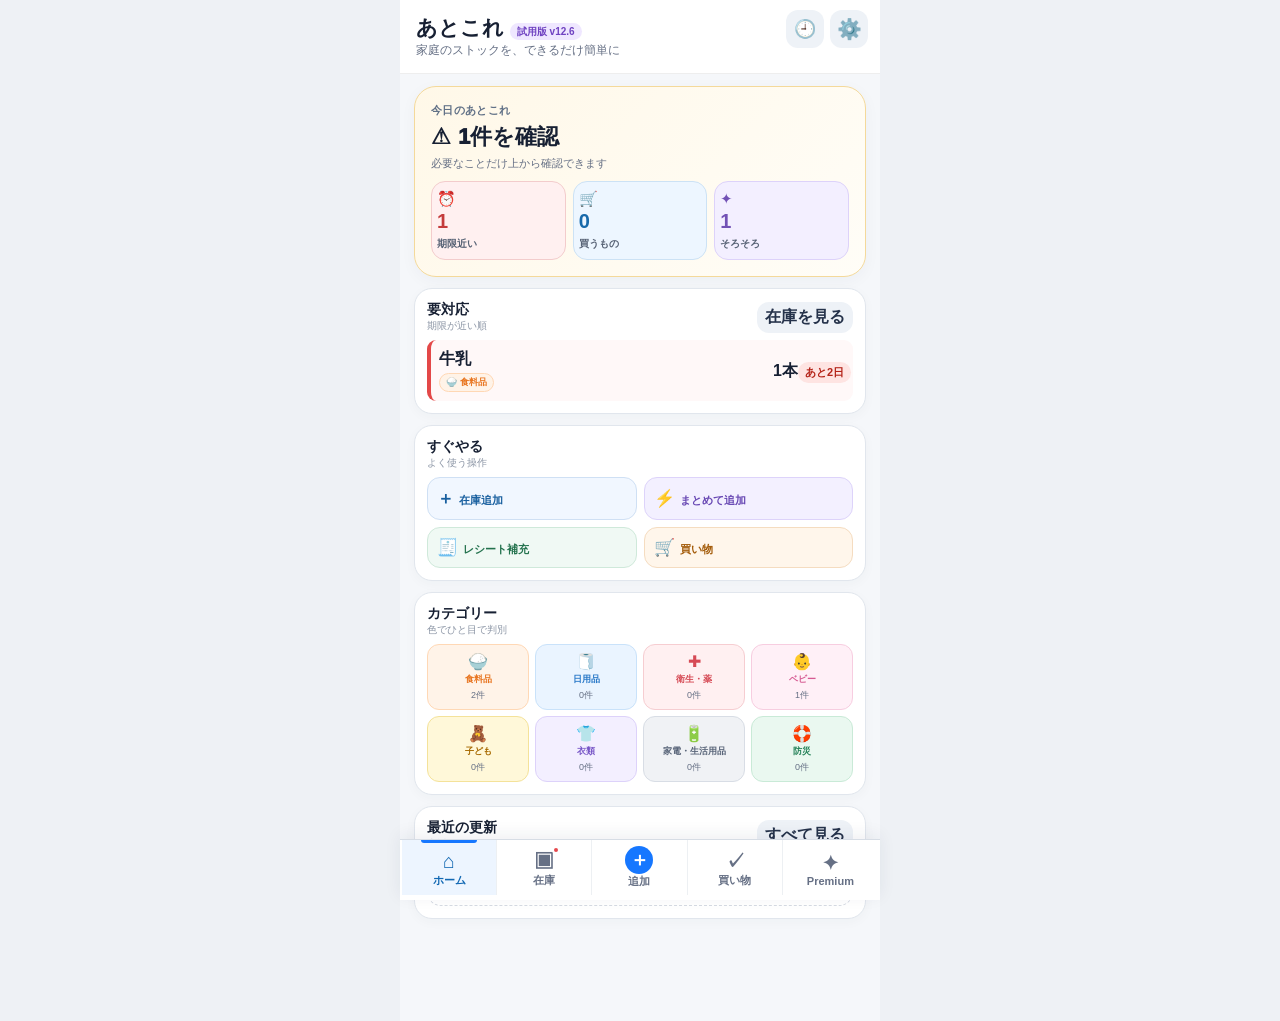
<file: atokore-live/index.html>
<!doctype html><html lang="ja"><head><meta charset="utf-8"><meta name="viewport" content="width=device-width,initial-scale=1,viewport-fit=cover"><title>あとこれ 試用版 v12.6</title><style>
*{box-sizing:border-box}body{margin:0;background:#f4f6f9;font-family:-apple-system,BlinkMacSystemFont,"Hiragino Sans",sans-serif;color:#172033}.app{max-width:480px;margin:auto;min-height:100vh;background:#fff;padding-bottom:86px}.top{position:sticky;top:0;z-index:9;background:#fff;padding:14px 16px;border-bottom:1px solid #eee}.top h1{margin:0;font-size:21px}.sub,.meta,.muted{font-size:12px;color:#667085}.content{padding:14px}.page{display:none}.page.on{display:block}.hero{padding:18px;border-radius:20px;background:#eef6ff;border:1px solid #dceaff}.hero.warn{background:#fff7e8;border-color:#f5d28a}.hero h2{font-size:24px;margin:4px 0}.metrics{display:grid;grid-template-columns:repeat(3,1fr);gap:8px;margin-top:10px}.metric,.quick button,.product,.chip,.btn,.icon{border:0;font:inherit}.metric{padding:10px;border:1px solid #e5e7eb;border-radius:15px;background:#fff;text-align:center}.metric b{display:block;font-size:21px}.section{font-weight:900;margin:18px 0 9px}.quick{display:grid;grid-template-columns:repeat(3,1fr);gap:8px}.quick button{padding:12px 6px;border:1px solid #e5e7eb;border-radius:15px;background:#fff;font-weight:800}.quick strong{display:block;font-size:22px}.row{display:flex;gap:10px;align-items:center;border:1px solid #e5e7eb;border-radius:15px;padding:11px;margin:8px 0;background:#fff}.selectedRow{border-color:#1677ff;background:#f4f8ff}.expiryNear{border-color:#f04438!important;background:#fff5f5!important}.expiryBadge{display:inline-block;margin-top:4px;padding:3px 7px;border-radius:999px;background:#fee4e2;color:#b42318;font-size:11px;font-weight:900}.expiryExpired{background:#b42318;color:#fff}.catalogHead{display:flex;align-items:center;justify-content:space-between;gap:8px;margin:8px 0}.catalogCount{font-size:12px;color:#667085}.moreBtn{width:100%;margin-top:8px;background:#eef2f7;color:#25324a}.bulkbar{display:flex;gap:8px;align-items:center;flex-wrap:wrap}.bulkbar .btn{flex:1;min-width:120px}.grow{flex:1;min-width:0}.name{font-weight:850}.qty{display:flex;align-items:center;gap:6px}.qty b{min-width:46px;text-align:center}.icon{width:38px;height:38px;border-radius:11px;background:#eef2f7;font-size:19px}.btn{background:#1677ff;color:#fff;padding:11px 13px;border-radius:12px;font-weight:850}.ghost{background:#eef2f7;color:#25324a}.danger{background:#fff0f0;color:#b42318}.field{margin:11px 0}.label{font-size:13px;font-weight:850;margin-bottom:5px}.field input,.field select,.field textarea{width:100%;padding:12px;border:1px solid #d9dee7;border-radius:12px;font-size:16px;background:#fff}.chips{display:flex;gap:7px;overflow:auto;margin:8px 0}.chip{white-space:nowrap;padding:8px 11px;border:1px solid #dfe4ea;border-radius:999px;background:#fff}.chip.on{background:#1677ff;color:#fff}.products{display:grid;grid-template-columns:1fr 1fr;gap:7px}.product{text-align:left;padding:10px;border:1px solid #dfe4ea;border-radius:11px;background:#fff}.hide{display:none}.detail{border:1px solid #e5e7eb;border-radius:14px;padding:10px;background:#fbfcfe}.detail summary{font-weight:850}.premium{background:linear-gradient(135deg,#faf7ff,#eef5ff);border-color:#d9ceff}.empty{padding:14px;border:1px dashed #d6dbe3;border-radius:14px;text-align:center;color:#667085;font-size:13px}.tabs{position:fixed;bottom:0;left:50%;transform:translateX(-50%);width:min(480px,100%);display:grid;grid-template-columns:repeat(5,1fr);background:#fff;border-top:1px solid #ddd;padding:5px 2px calc(5px + env(safe-area-inset-bottom));z-index:20}.tab{border:0;background:none;padding:6px 2px;color:#667085;font-size:11px}.tab b{display:block;font-size:20px}.tab.on{color:#1677ff}.modal{position:fixed;inset:0;background:#0006;display:none;align-items:flex-end;z-index:50}.modal.on{display:flex}.sheet{width:min(480px,100%);max-height:88vh;overflow:auto;background:#fff;border-radius:22px 22px 0 0;padding:18px 16px 26px}.badge{font-size:10px;padding:3px 7px;border-radius:999px;background:#efe7ff;color:#6f42c1;font-weight:850}.close{float:right;border:0;background:#eef2f7;border-radius:10px;padding:7px 10px}.routineTools{display:grid;grid-template-columns:1fr 1fr;gap:8px}.routineCard{border:1px solid #dfe4ea;border-radius:16px;padding:12px;margin:9px 0;background:#fff}.routineCardTop{display:flex;align-items:center;gap:10px}.routineCount{font-size:12px;color:#667085}.routineActions{display:flex;gap:8px;margin-top:10px}.routineActions .btn{flex:1}.routineCheck{width:22px;height:22px}.routineInline{display:grid;grid-template-columns:1fr auto;gap:8px;align-items:center;margin:10px 0}.routineInline input{width:100%;padding:12px;border:1px solid #d9dee7;border-radius:12px;font-size:16px}.routineNameEdit{width:100%;padding:12px;border:1px solid #d9dee7;border-radius:12px;font-size:18px;font-weight:850}
</style></head><body><div class="app"><header class="top"><h1>あとこれ <span class="badge">試用版 v12.6</span></h1><div class="sub">家庭のストックを、できるだけ簡単に</div></header><main class="content"><section id="pg-home" class="page on"><div id="homeHero" class="hero"><div class="muted">今日のあとこれ</div><h2 id="heroTitle">今日は急ぎなし</h2><div id="heroText" class="muted"></div></div><div class="metrics"><button class="metric" onclick="go('stock')">⏰<b id="mExp">0</b><span class="muted">期限近い</span></button><button class="metric" onclick="go('buy')">🛒<b id="mBuy">0</b><span class="muted">買うもの</span></button><button class="metric" onclick="showPremium('predict')">✦<b id="mPred">0</b><span class="muted">そろそろ</span></button></div><div class="section">すぐやる</div><div class="quick"><button onclick="go('add')"><strong>＋</strong>ストック追加</button><button onclick="go('buy')"><strong>🛒</strong>買い物メモ</button><button onclick="showPremium('receipt')"><strong>🧾</strong>レシート補充</button></div><div id="urgentWrap"><div class="section">今日優先</div><div id="urgentList"></div></div></section><section id="pg-stock" class="page"><div class="field"><input id="stockSearch" placeholder="品名を検索" oninput="renderStock()"></div><div class="row"><div class="grow"><div class="name">在庫からまとめて買い物へ</div><div class="meta">複数の商品を選んで一括追加・削除できます</div></div><button id="stockSelectToggle" class="btn ghost" onclick="toggleStockSelect()">まとめて選ぶ</button></div><div id="stockBulkActions" class="bulkbar hide"><button class="btn ghost" onclick="selectAllVisible()">表示中を全選択</button><button id="stockBulkMove" class="btn" onclick="moveSelectedToBuy()">選択した0件を買い物へ</button><button id="stockBulkDelete" class="btn danger" onclick="deleteSelectedStock()">選択した0件を削除</button><button class="btn ghost" onclick="clearBulkSelection()">選択解除</button></div><div id="catChips" class="chips"></div><div id="stockList"></div></section><section id="pg-add" class="page"><div class="section">商品を追加</div><div class="field"><div class="label">カテゴリー</div><select id="addCat" onchange="catalogLimit=18;renderCatalog()"><option>食料品</option><option>日用品</option><option>衛生・薬</option><option>ベビー</option><option>子ども</option><option>衣類</option><option>家電・生活用品</option><option>防災</option></select></div><div class="field"><div class="label">商品検索 / 手動入力</div><input id="addName" placeholder="例：牛乳、オムツ" oninput="onNameInput()"></div><div class="catalogHead"><div id="catalogCount" class="catalogCount"></div></div><div id="catalog" class="products"></div><button id="catalogMore" class="btn moreBtn hide" onclick="moreCatalog()">もっと見る</button><div class="field"><div class="label">個数・数量</div><input id="addQty" type="number" min="0" step="1" value="1"></div><div class="field"><div class="label">単位</div><select id="addUnit"><option>個</option><option>本</option><option>袋</option><option>箱</option><option>パック</option><option>枚</option></select><div class="muted">商品に合わせて自動選択。迷わず数えられる単位だけに絞っています。</div></div><div class="field"><div class="label">期限の種類</div><select id="addExpType" onchange="toggleExp()"><option>期限なし</option><option>賞味期限</option><option>消費期限</option><option>使用期限</option></select></div><div id="addExpWrap" class="field hide"><div class="label">期限日</div><input id="addExp" type="date"></div><details class="detail"><summary>＋ 詳細を入力</summary><div class="field"><div class="label">購入日</div><input id="addPurchase" type="date"></div><div class="field"><div class="label">購入価格</div><input id="addPrice" type="number" placeholder="例：398"></div><div class="field"><div class="label">購入店舗</div><input id="addStore" placeholder="例：イオン"></div><div class="field"><div class="label">保管場所</div><select id="addPlace"><option>冷蔵庫</option><option>冷凍庫</option><option>パントリー</option><option>洗面所</option><option>トイレ</option><option>収納</option><option>防災収納</option><option>その他</option></select></div><div class="field"><div class="label">メモ</div><textarea id="addMemo" rows="2"></textarea></div></details><button class="btn" style="width:100%;margin-top:12px" onclick="registerItem()">この内容で登録</button></section><section id="pg-buy" class="page"><div class="section">買い物リスト</div><div class="row"><div class="grow"><input id="buyName" style="width:100%;border:0;font-size:16px" placeholder="買うものを入力"></div><button class="btn" onclick="addBuy()">追加</button></div><div id="buyList"></div><div class="section">いつものリスト</div><div class="routineTools"><button class="btn ghost" onclick="newRoutine()">＋ 新しいリスト</button><button class="btn ghost" onclick="saveCurrentBuyAsRoutine()">今回の買い物を保存</button></div><div class="muted" style="margin-top:6px">よく買う組み合わせを保存して、必要な物だけまとめて追加できます。</div><div id="routineList"></div></section><section id="pg-premium" class="page"><div class="section">Premiumを試す</div><div class="row premium" onclick="showPremium('receipt')"><div class="grow"><div class="name">🧾 レシート一括補充</div><div class="meta">写真をOCR解析→確認→在庫反映</div></div>›</div><div class="row premium" onclick="showPremium('predict')"><div class="grow"><div class="name">📈 消費予測</div><div class="meta">そろそろ買い時を提案</div></div>›</div><div class="row premium" onclick="showPremium('qr')"><div class="grow"><div class="name">▦ 収納QR</div><div class="meta">保管場所ごとの在庫確認</div></div>›</div><div class="row premium" onclick="showPremium('money')"><div class="grow"><div class="name">💰 節約レポート</div><div class="meta">在庫金額や節約効果</div></div>›</div></section></main><nav class="tabs"><button class="tab on" data-p="home" onclick="go('home')"><b>⌂</b>ホーム</button><button class="tab" data-p="stock" onclick="go('stock')"><b>📦</b>在庫</button><button class="tab" data-p="add" onclick="go('add')"><b>＋</b>追加</button><button class="tab" data-p="buy" onclick="go('buy')"><b>🛒</b>買い物</button><button class="tab" data-p="premium" onclick="go('premium')"><b>✦</b>Premium</button></nav></div><div id="modal" class="modal" onclick="if(event.target===this)closeM()"><div id="sheet" class="sheet"></div></div><script>
const $=id=>document.getElementById(id); const C={"食料品":["牛乳","低脂肪乳","豆乳","卵","食パン","ロールパン","ベーグル","米","無洗米","パックご飯","うどん","そば","そうめん","パスタ","中華麺","冷凍うどん","冷凍ごはん","シリアル","オートミール","納豆","豆腐","油揚げ","厚揚げ","こんにゃく","ヨーグルト","チーズ","バター","マーガリン","生クリーム","豚こま肉","豚バラ肉","豚ロース","鶏もも肉","鶏むね肉","ひき肉","牛こま肉","牛薄切り肉","ウインナー","ハム","ベーコン","鮭","さば","ぶり","あじ","たら","ツナ缶","さば缶","コーン缶","トマト缶","玉ねぎ","にんじん","じゃがいも","キャベツ","レタス","白菜","大根","きゅうり","トマト","ミニトマト","ピーマン","パプリカ","なす","長ねぎ","小ねぎ","ほうれん草","小松菜","ブロッコリー","もやし","きのこ","えのき","しめじ","しいたけ","りんご","バナナ","みかん","キウイ","ぶどう","いちご","味噌","醤油","めんつゆ","白だし","料理酒","みりん","酢","砂糖","塩","こしょう","サラダ油","ごま油","オリーブオイル","マヨネーズ","ケチャップ","ソース","ドレッシング","カレールー","シチュールー","コンソメ","鶏ガラスープの素","だしの素","小麦粉","片栗粉","パン粉","海苔","かつお節","ふりかけ","ジャム","はちみつ","麦茶","緑茶","コーヒー","ジュース","炭酸水","ミネラルウォーター","お菓子","アイス","冷凍餃子","冷凍からあげ","冷凍野菜"],"日用品":["ティッシュ","箱ティッシュ","ポケットティッシュ","トイレットペーパー","キッチンペーパー","ウェットティッシュ","除菌シート","洗濯洗剤","おしゃれ着洗剤","柔軟剤","漂白剤","食器用洗剤","食洗機洗剤","ハンドソープ","ボディソープ","シャンプー","コンディショナー","クレンジング","洗顔料","浴室洗剤","トイレ洗剤","カビ取り剤","床用洗剤","掃除用シート","フローリングワイパーシート","スポンジ","メラミンスポンジ","ゴミ袋","レジ袋","ラップ","アルミホイル","クッキングシート","ジッパーバッグ","保存袋","排水口ネット","水切りネット","使い捨て手袋","紙皿","紙コップ","割り箸","ストロー","除湿剤","消臭剤","芳香剤","虫よけ","殺虫剤"],"衛生・薬":["マスク","子ども用マスク","絆創膏","キズパッド","消毒液","消毒ジェル","ガーゼ","包帯","綿棒","コットン","体温計電池","解熱鎮痛薬","風邪薬","胃腸薬","整腸薬","酔い止め","かゆみ止め","目薬","鼻炎薬","湿布","虫刺され薬","歯ブラシ","子ども用歯ブラシ","歯磨き粉","子ども用歯磨き粉","デンタルフロス","マウスウォッシュ","生理用品","ナプキン","おりものシート","コンタクト保存液","使い捨てコンタクト","ハンドクリーム","日焼け止め"],"ベビー":["オムツS","オムツM","オムツL","オムツBIG","パンツS","パンツM","パンツL","パンツBIG","おしりふき","おしりふき詰替","ベビーソープ","ベビーシャンプー","ベビーローション","ベビーオイル","ミルク","液体ミルク","哺乳瓶洗剤","哺乳瓶スポンジ","離乳食","ベビーフード","ベビー麦茶","赤ちゃんせんべい","おむつ袋","防臭袋","母乳パッド","ガーゼハンカチ","ベビー綿棒","鼻吸い器パーツ","ベビー用洗剤","ベビー用柔軟剤"],"子ども":["クレヨン","色鉛筆","鉛筆","消しゴム","のり","はさみ","セロハンテープ","画用紙","折り紙","ノート","自由帳","名前ペン","油性ペン","園用ティッシュ","園用ハンカチ","園用マスク","水筒パッキン","お弁当カップ","お名前シール","名札クリップ","工作用ボンド","粘土","シャボン玉液","シール","電池式おもちゃ用電池"],"衣類":["半袖肌着","長袖肌着","タンクトップ肌着","靴下","タイツ","パンツ","トレーニングパンツ","パジャマ","半袖Tシャツ","長袖Tシャツ","ズボン","ハーフパンツ","スウェット","トレーナー","パーカー","アウター","レインコート","帽子","手袋","マフラー","上履き","スニーカー","長靴","サンダル","サイズアップ用肌着","サイズアップ用靴下","サイズアップ用パジャマ","サイズアップ用服","サイズアップ用靴"],"家電・生活用品":["単1電池","単2電池","単3電池","単4電池","ボタン電池","9V電池","電球","LED電球","蛍光灯","充電ケーブル","USB-Cケーブル","Lightningケーブル","HDMIケーブル","延長コード","電源タップ","エアコンフィルター","空気清浄機フィルター","加湿器フィルター","換気扇フィルター","浄水器カートリッジ","掃除機紙パック","掃除機フィルター","プリンターインク","乾燥剤","カセットボンベ","ライター","チャッカマン","養生テープ","ガムテープ","両面テープ","乾電池チェッカー"],"防災":["飲料水2L","飲料水500ml","非常食ごはん","アルファ米","レトルト食品","缶詰","乾パン","栄養補助食品","長期保存パン","非常用お菓子","乳幼児用非常食","粉ミルク備蓄","液体ミルク備蓄","簡易トイレ","携帯トイレ","トイレットペーパー備蓄","ウェットティッシュ備蓄","マスク備蓄","生理用品備蓄","オムツ備蓄","おしりふき備蓄","懐中電灯","ランタン","ヘッドライト","モバイルバッテリー","乾電池","カセットボンベ","カセットコンロ","ラジオ","笛","軍手","アルミブランケット","レインポンチョ","救急セット","消毒液備蓄","絆創膏備蓄","ポリ袋","給水袋","ラップ備蓄","ガムテープ","使い捨てカイロ"]}; const unitOf=n=>/豚|鶏|牛|鮭|さば|ぶり|あじ|たら|肉|魚/.test(n)?'パック':/米$|お米|無洗米/.test(n)?'袋':/牛乳|低脂肪乳|豆乳|水|醤油|めんつゆ|白だし|洗剤|柔軟剤|ソープ|シャンプー|ミルク/.test(n)?'本':/オムツ|パンツ|ゴミ袋|レジ袋|保存袋|防臭袋/.test(n)?'袋':/おしりふき|マスク|ナプキン|離乳食|ベビーフード/.test(n)?'パック':/ティッシュ/.test(n)?'箱':/卵|電池|電球|ケーブル|フィルター|カートリッジ/.test(n)?'個':'個'; const today=()=>new Date().toISOString().slice(0,10); const plus=d=>{let x=new Date();x.setDate(x.getDate()+d);return x.toISOString().slice(0,10)}; const days=s=>!s?999:Math.ceil((new Date(s+'T23:59:59')-new Date())/86400000);
let items=[{id:1,name:"牛乳",cat:"食料品",qty:1,unit:"本",place:"冷蔵庫",expType:"消費期限",exp:plus(2),price:218,usage:7},{id:2,name:"オムツ",cat:"ベビー",qty:2,unit:"袋",place:"収納",usage:8},{id:3,name:"卵",cat:"食料品",qty:6,unit:"個",place:"冷蔵庫",expType:"賞味期限",exp:plus(5),usage:6}],buys=[],routines=[];try{const s=JSON.parse(localStorage.getItem('atokoreTrialV4')||'null');if(s){items=s.items||items;buys=s.buys||[];routines=s.routines||[]}}catch(e){} function save(){try{localStorage.setItem('atokoreTrialV4',JSON.stringify({items,buys,routines}))}catch(e){}} function go(p){document.querySelectorAll('.page').forEach(x=>x.classList.remove('on'));$('pg-'+p).classList.add('on');document.querySelectorAll('.tab').forEach(x=>x.classList.toggle('on',x.dataset.p===p));render();if(p==='add')renderCatalog()} function render(){renderHome();renderStock();renderBuy();renderRoutines()} function renderHome(){const near=items.filter(x=>x.exp&&days(x.exp)<=3),pred=items.filter(x=>(x.usage||0)/(x.qty+1)>1.2);$('mExp').textContent=near.length;$('mBuy').textContent=buys.length;$('mPred').textContent=pred.length;$('homeHero').className='hero'+(near.length?' warn':'');$('heroTitle').textContent=near.length?`期限が近いものが${near.length}件`:buys.length?`買うものが${buys.length}件`:'今日は急ぎなし';$('heroText').textContent=near.length?'先に使うものを確認してみて。':buys.length?'買い物リストを確認してみて。':'ストックは落ち着いています。';$('urgentWrap').style.display=near.length?'block':'none';$('urgentList').innerHTML=near.map(x=>{const d=days(x.exp);return `<div class="row expiryNear"><div class="grow"><div class="name">${x.name}</div><div class="meta">${x.expType} ${x.exp}</div><span class="expiryBadge ${d<0?'expiryExpired':''}">${d<0?'期限切れ':d===0?'今日まで':'あと'+d+'日'}</span></div></div>`}).join('')} let filter='すべて',stockSelectMode=false,stockSelected=new Set(); function visibleStock(){const q=($('stockSearch')?.value||'').trim();return items.filter(x=>(filter==='すべて'||x.cat===filter)&&(!q||x.name.includes(q)))} function renderStock(){const cats=['すべて',...new Set(items.map(x=>x.cat))];$('catChips').innerHTML=cats.map(c=>`<button class="chip ${c===filter?'on':''}" onclick="setFilter('${c}')">${c}</button>`).join('');const arr=visibleStock();$('stockSelectToggle').textContent=stockSelectMode?'選択を終了':'まとめて選ぶ';$('stockBulkActions').classList.toggle('hide',!stockSelectMode);$('stockBulkMove').textContent=`選択した${stockSelected.size}件を買い物へ`;$('stockBulkDelete').textContent=`選択した${stockSelected.size}件を削除`;$('stockList').innerHTML=arr.length?arr.map(x=>{const picked=stockSelected.has(x.id);const selectBox=stockSelectMode?`<input type="checkbox" ${picked?'checked':''} onclick="event.stopPropagation();toggleStockPick(${x.id})" style="width:22px;height:22px">`:'';const controls=stockSelectMode?`<div class="qty"><b>${x.qty}${x.unit}</b></div>`:`<div class="qty"><button class="icon" onclick="adj(${x.id},-1)">−</button><b>${x.qty}${x.unit}</b><button class="icon" onclick="adj(${x.id},1)">＋</button></div><button class="icon danger" onclick="delItem(${x.id})">×</button>`;const d=days(x.exp),near=x.exp&&d<=3;const badge=near?`<span class="expiryBadge ${d<0?'expiryExpired':''}">${d<0?'期限切れ':d===0?'今日まで':'あと'+d+'日'}</span>`:'';return `<div class="row ${picked?'selectedRow':''} ${near?'expiryNear':''}" ${stockSelectMode?`onclick="toggleStockPick(${x.id})"`:''}>${selectBox}<div class="grow"><div class="name">${x.name}</div><div class="meta">${x.cat}・${x.place||'未設定'}${x.exp?'・'+x.expType+' '+x.exp:''}</div>${badge}</div>${controls}</div>`}).join(''):'<div class="empty">該当なし</div>'} function setFilter(c){filter=c;renderStock()} function toggleStockSelect(){stockSelectMode=!stockSelectMode;stockSelected.clear();renderStock()} function toggleStockPick(id){if(!stockSelectMode)return;stockSelected.has(id)?stockSelected.delete(id):stockSelected.add(id);renderStock()} function selectAllVisible(){visibleStock().forEach(x=>stockSelected.add(x.id));renderStock()} function clearBulkSelection(){stockSelected.clear();renderStock()} function deleteSelectedStock(){if(!stockSelected.size){alert('削除する商品を選んでください');return}const count=stockSelected.size;if(!confirm(`選択した${count}件を在庫から削除しますか？`))return;items=items.filter(x=>!stockSelected.has(x.id));stockSelected.clear();stockSelectMode=false;save();render();alert(`${count}件を削除しました`)} function buyStep(unit){return unit==='g'||unit==='ml'?100:1} function moveSelectedToBuy(){if(!stockSelected.size){alert('商品を選んでください');return}let added=0;stockSelected.forEach(id=>{const x=items.find(v=>v.id===id);if(!x)return;const step=buyStep(x.unit);let b=buys.find(v=>v.stockId===x.id||(v.name===x.name&&v.unit===x.unit));if(b)b.qty+=step;else buys.push({id:Date.now()+id,name:x.name,qty:step,unit:x.unit,stockId:x.id});added++});save();stockSelected.clear();stockSelectMode=false;render();alert(`${added}件を買い物リストに追加しました`);go('buy')} function adj(id,d){const x=items.find(v=>v.id===id);if(!x)return;x.qty=Math.max(0,(+x.qty||0)+d);if(d<0)x.usage=(x.usage||0)+1;save();render()} let catalogLimit=18; function renderCatalog(){const cat=$('addCat').value,q=$('addName').value.trim();const all=(C[cat]||[]).filter(n=>!q||n.includes(q));if(q)catalogLimit=Math.max(catalogLimit,40);const shown=all.slice(0,catalogLimit);$('catalogCount').textContent=`${cat}の候補 ${all.length}件${all.length>shown.length?'・表示 '+shown.length+'件':''}`;$('catalog').innerHTML=shown.map(n=>`<button class="product" onclick="pickItem('${n}')">${n}<div class="muted">単位 ${unitOf(n)}</div></button>`).join('');$('catalogMore').classList.toggle('hide',shown.length>=all.length)} function moreCatalog(){catalogLimit+=30;renderCatalog()} function onNameInput(){const n=$('addName').value.trim();if(n)$('addUnit').value=unitOf(n);catalogLimit=n?60:18;renderCatalog()} function pickItem(n){$('addName').value=n;$('addUnit').value=unitOf(n);const q=$('addQty');q.scrollIntoView({behavior:'smooth',block:'center'});setTimeout(()=>{q.focus();q.select()},200)} function toggleExp(){$('addExpWrap').classList.toggle('hide',$('addExpType').value==='期限なし')} function registerItem(){const n=$('addName').value.trim();if(!n){alert('商品名を入力してください');return}const qty=Number($('addQty').value);if(!Number.isFinite(qty)||qty<0){alert('数量を確認してください');return}const obj={id:Date.now(),name:n,cat:$('addCat').value,qty:qty,unit:$('addUnit').value,expType:$('addExpType').value,exp:$('addExpType').value==='期限なし'?'':$('addExp').value,purchase:$('addPurchase').value,price:Number($('addPrice').value)||0,store:$('addStore').value.trim(),place:$('addPlace').value,memo:$('addMemo').value.trim(),usage:1};items.push(obj);save();$('addName').value='';$('addQty').value='1';$('addExpType').value='期限なし';$('addExp').value='';toggleExp();catalogLimit=18;renderCatalog();render();alert('登録しました');go('stock')} function delItem(id){if(!confirm('この商品を削除しますか？'))return;items=items.filter(x=>x.id!==id);save();render()} function addBuy(){const n=$('buyName').value.trim();if(!n)return;const b=buys.find(x=>x.name===n);if(b)b.qty++;else buys.push({id:Date.now(),name:n,qty:1,unit:unitOf(n)});$('buyName').value='';save();renderBuy()} function renderBuy(){$('buyList').innerHTML=buys.length?buys.map(b=>`<div class="row"><input type="checkbox" class="buyCheck" value="${b.id}" onchange="updateBuyBulkCount()"><div class="grow"><div class="name">${b.name}</div></div><div class="qty"><button class="icon" onclick="badj(${b.id},-1)">−</button><b>${b.qty}${b.unit}</b><button class="icon" onclick="badj(${b.id},1)">＋</button></div><button class="icon danger" onclick="bdel(${b.id})">×</button></div>`).join('')+`<div class="bulkbar" style="margin-top:10px"><button class="btn ghost" onclick="selectAllBuy()">全選択</button><button class="btn ghost" onclick="clearBuySelection()">選択解除</button><button id="buyBulkDelete" class="btn danger" onclick="deleteSelectedBuy()">選択した0件を削除</button></div><button class="btn" style="width:100%;margin-top:8px" onclick="bought()">選択した商品を購入済みにする</button>`:'<div class="empty">買うものはありません</div>';updateBuyBulkCount()} function selectedBuyIds(){return [...document.querySelectorAll('.buyCheck:checked')].map(x=>Number(x.value))} function updateBuyBulkCount(){const b=$('buyBulkDelete');if(b)b.textContent=`選択した${selectedBuyIds().length}件を削除`} function selectAllBuy(){document.querySelectorAll('.buyCheck').forEach(x=>x.checked=true);updateBuyBulkCount()} function clearBuySelection(){document.querySelectorAll('.buyCheck').forEach(x=>x.checked=false);updateBuyBulkCount()} function deleteSelectedBuy(){const ids=selectedBuyIds();if(!ids.length){alert('削除する商品を選んでください');return}if(!confirm(`選択した${ids.length}件を買い物リストから削除しますか？`))return;buys=buys.filter(x=>!ids.includes(x.id));save();render();alert(`${ids.length}件を削除しました`)} function badj(id,d){const b=buys.find(x=>x.id===id);if(!b)return;const step=buyStep(b.unit);b.qty=Math.max(step,b.qty+d*step);save();renderBuy()} function bdel(id){buys=buys.filter(x=>x.id!==id);save();renderBuy()} function bought(){const ids=selectedBuyIds();if(!ids.length){alert('商品を選んでください');return}ids.forEach(id=>{const b=buys.find(x=>x.id===id);if(!b)return;let x=items.find(v=>v.name===b.name&&v.unit===b.unit);if(x)x.qty+=b.qty;else items.push({id:Date.now()+id,name:b.name,cat:'その他',qty:b.qty,unit:b.unit,usage:1})});buys=buys.filter(x=>!ids.includes(x.id));save();render();alert('在庫へ反映しました')} let routineSession={routineId:null,selected:new Set()}; function escapeHtml(s){return String(s??'').replace(/[&<>"']/g,c=>({'&':'&amp;','<':'&lt;','>':'&gt;','"':'&quot;',"'":'&#39;'}[c]))} function renderRoutines(){const el=$('routineList');if(!el)return;if(!routines.length){el.innerHTML='<div class="empty" style="margin-top:10px">まだ「いつものリスト」はありません。<br>毎週の買い物やドラッグストア用などを作れます。</div>';return}el.innerHTML=routines.map(r=>`<div class="routineCard"><div class="routineCardTop"><div class="grow"><div class="name">${escapeHtml(r.name)}</div><div class="routineCount">${r.items.length}商品</div></div><button class="btn ghost" onclick="openRoutine(${r.id})">開く</button></div><div class="routineActions"><button class="btn" onclick="addWholeRoutine(${r.id})">全部追加</button><button class="btn ghost" onclick="openRoutine(${r.id})">選んで追加</button></div></div>`).join('')} function newRoutine(){openM(`<button class="close" onclick="closeM()">閉じる</button><h2>新しい「いつものリスト」</h2><div class="field"><div class="label">リスト名</div><input id="newRoutineName" placeholder="例：毎週の買い物"></div><button class="btn" style="width:100%" onclick="createRoutine()">作成する</button>`);setTimeout(()=>$('newRoutineName')?.focus(),120)} function createRoutine(){const name=($('newRoutineName')?.value||'').trim();if(!name){alert('リスト名を入力してください');return}const id=Date.now();routines.push({id,name,items:[]});save();closeM();renderRoutines();openRoutine(id)} function saveCurrentBuyAsRoutine(){if(!buys.length){alert('今回の買い物リストが空です');return}openM(`<button class="close" onclick="closeM()">閉じる</button><h2>今回の買い物を保存</h2><div class="field"><div class="label">リスト名</div><input id="saveRoutineName" placeholder="例：毎週の買い物"></div><div class="muted">${buys.length}商品を「いつものリスト」として保存します。</div><button class="btn" style="width:100%;margin-top:12px" onclick="confirmSaveCurrentBuy()">保存する</button>`);setTimeout(()=>$('saveRoutineName')?.focus(),120)} function confirmSaveCurrentBuy(){const name=($('saveRoutineName')?.value||'').trim();if(!name){alert('リスト名を入力してください');return}const id=Date.now();routines.push({id,name,items:buys.map((b,i)=>({id:id+i+1,name:b.name,qty:b.qty,unit:b.unit}))});save();closeM();renderRoutines();alert('いつものリストに保存しました')} function openRoutine(id,keep=false){const r=routines.find(x=>x.id===id);if(!r)return;if(!keep||routineSession.routineId!==id)routineSession={routineId:id,selected:new Set(r.items.map(x=>x.id))};openM(`<button class="close" onclick="closeM()">閉じる</button><h2>いつものリスト</h2><div class="field"><div class="label">リスト名</div><input class="routineNameEdit" id="routineNameEdit" value="${escapeHtml(r.name)}"></div><button class="btn ghost" style="width:100%" onclick="saveRoutineName(${id})">名前を保存</button><div class="section">商品</div><div class="routineInline"><input id="routineAddName" placeholder="商品を追加（例：牛乳）"><button class="btn" onclick="routineAddItem(${id})">追加</button></div><div id="routineItems">${routineItemsHtml(r)}</div><div class="routineActions"><button class="btn ghost" onclick="routineSelectAll(${id})">全選択</button><button class="btn ghost" onclick="routineSelectNone(${id})">全解除</button></div><button class="btn" style="width:100%;margin-top:10px" onclick="addSelectedRoutine(${id})">チェックした商品を買い物へ</button><button class="btn danger" style="width:100%;margin-top:8px" onclick="deleteRoutine(${id})">このリストを削除</button>`)} function routineItemsHtml(r){if(!r.items.length)return '<div class="empty">商品を追加してください</div>';return r.items.map(it=>`<div class="row"><input class="routineCheck" type="checkbox" ${routineSession.selected.has(it.id)?'checked':''} onchange="routineTogglePick(${it.id},this.checked)"><div class="grow"><div class="name">${escapeHtml(it.name)}</div></div><div class="qty"><button class="icon" onclick="routineAdjust(${r.id},${it.id},-1)">−</button><b id="routineQty-${it.id}">${it.qty}${it.unit}</b><button class="icon" onclick="routineAdjust(${r.id},${it.id},1)">＋</button></div><button class="icon danger" onclick="routineRemoveItem(${r.id},${it.id})">×</button></div>`).join('')} function routineTogglePick(id,on){on?routineSession.selected.add(id):routineSession.selected.delete(id)} function routineSelectAll(id){const r=routines.find(x=>x.id===id);if(!r)return;routineSession.selected=new Set(r.items.map(x=>x.id));openRoutine(id,true)} function routineSelectNone(id){routineSession.selected=new Set();openRoutine(id,true)} function saveRoutineName(id){const r=routines.find(x=>x.id===id);if(!r)return;const name=($('routineNameEdit')?.value||'').trim();if(!name){alert('リスト名を入力してください');return}r.name=name;save();renderRoutines();alert('名前を変更しました')} function routineAddItem(id){const r=routines.find(x=>x.id===id);if(!r)return;const n=($('routineAddName')?.value||'').trim();if(!n)return;const unit=unitOf(n),qty=buyStep(unit),iid=Date.now();r.items.push({id:iid,name:n,qty,unit});routineSession.selected.add(iid);save();openRoutine(id,true)} function routineAdjust(rid,iid,d){const r=routines.find(x=>x.id===rid);if(!r)return;const it=r.items.find(x=>x.id===iid);if(!it)return;const step=buyStep(it.unit);it.qty=Math.max(step,it.qty+d*step);save();const q=$('routineQty-'+iid);if(q)q.textContent=`${it.qty}${it.unit}`} function routineRemoveItem(rid,iid){const r=routines.find(x=>x.id===rid);if(!r)return;r.items=r.items.filter(x=>x.id!==iid);routineSession.selected.delete(iid);save();openRoutine(rid,true)} function mergeRoutineBuy(n,q,u){let b=buys.find(x=>x.name===n&&x.unit===u);if(b)b.qty+=q;else buys.push({id:Date.now()+Math.floor(Math.random()*100000),name:n,qty:q,unit:u})} function addWholeRoutine(id){const r=routines.find(x=>x.id===id);if(!r||!r.items.length){alert('商品がありません');return}r.items.forEach(it=>mergeRoutineBuy(it.name,it.qty,it.unit));save();render();alert(`${r.items.length}商品を買い物リストに追加しました`)} function addSelectedRoutine(id){const r=routines.find(x=>x.id===id);if(!r)return;const a=r.items.filter(it=>routineSession.selected.has(it.id));if(!a.length){alert('追加する商品を選んでください');return}a.forEach(it=>mergeRoutineBuy(it.name,it.qty,it.unit));save();closeM();render();go('buy');alert(`${a.length}商品を買い物リストに追加しました`)} function deleteRoutine(id){if(!confirm('この「いつものリスト」を削除しますか？'))return;routines=routines.filter(x=>x.id!==id);save();closeM();renderRoutines()} function openM(html){$('sheet').innerHTML=html;$('modal').classList.add('on')} function closeM(){$('modal').classList.remove('on')} function showPremium(k){if(k==='receipt')openM(`<button class="close" onclick="closeM()">閉じる</button><h2>🧾 レシート一括補充</h2><p class="muted">試用版はデモ解析です。</p><button class="btn" style="width:100%" onclick="applyReceipt()">牛乳2本・卵1パックを反映</button>`);if(k==='predict'){const a=[...items].sort((a,b)=>(b.usage||0)/(b.qty+1)-(a.usage||0)/(a.qty+1)).slice(0,6);openM(`<button class="close" onclick="closeM()">閉じる</button><h2>📈 消費予測</h2>${a.map(x=>`<div class="row"><div class="grow"><div class="name">${x.name}</div><div class="meta">そろそろ度 ${Math.min(99,Math.round((x.usage||1)/(x.qty+1)*20))}%</div></div><button class="btn" onclick="premiumBuy(${x.id})">買う</button></div>`).join('')}`)}if(k==='qr'){const ps=[...new Set(items.map(x=>x.place||'未設定'))];openM(`<button class="close" onclick="closeM()">閉じる</button><h2>▦ 収納QR</h2>${ps.map(p=>`<div class="row"><div class="grow"><div class="name">${p}</div><div class="meta">${items.filter(x=>(x.place||'未設定')===p).map(x=>x.name+' '+x.qty+x.unit).join(' / ')||'登録なし'}</div></div></div>`).join('')}`)}if(k==='money'){const v=items.reduce((s,x)=>s+(x.price||0)*Math.max(1,x.qty||1),0);openM(`<button class="close" onclick="closeM()">閉じる</button><h2>💰 節約レポート</h2><div class="metrics"><div class="metric"><b>¥${v.toLocaleString()}</b><span class="muted">推定在庫金額</span></div><div class="metric"><b>${items.filter(x=>x.price>0).length}</b><span class="muted">価格記録</span></div><div class="metric"><b>${items.length}</b><span class="muted">登録品</span></div></div>`)}} function premiumBuy(id){const x=items.find(v=>v.id===id);if(!x)return;const b=buys.find(v=>v.name===x.name);if(b)b.qty++;else buys.push({id:Date.now(),name:x.name,qty:1,unit:x.unit});save();render();alert('買い物リストに追加しました')} function applyReceipt(){let x=items.find(v=>v.name==='牛乳');if(x)x.qty+=2;else items.push({id:Date.now(),name:'牛乳',cat:'食料品',qty:2,unit:'本',place:'冷蔵庫',usage:1});let e=items.find(v=>v.name==='卵');if(e)e.qty+=1;else items.push({id:Date.now()+1,name:'卵',cat:'食料品',qty:1,unit:'パック',place:'冷蔵庫',usage:1});save();render();closeM();alert('レシート内容を在庫へ反映しました')} $('addPurchase').value=today();renderCatalog();render();const badge=document.querySelector('.badge');if(badge)badge.textContent='試用版 v12.6';
</script><script src="./receipt.js?v=126"></script><script src="./display.js?v=126"></script><script src="./bulk.js?v=126"></script><script src="./history.js?v=126"></script><script src="./ui.js?v=126"></script><script src="./stability.js?v=126"></script><script src="./selectionfix.js?v=126"></script><script src="./buyfix.js?v=126"></script><script>document.querySelector(".badge")&&(document.querySelector(".badge").textContent="試用版 v12.6");</script></body></html>
</file>
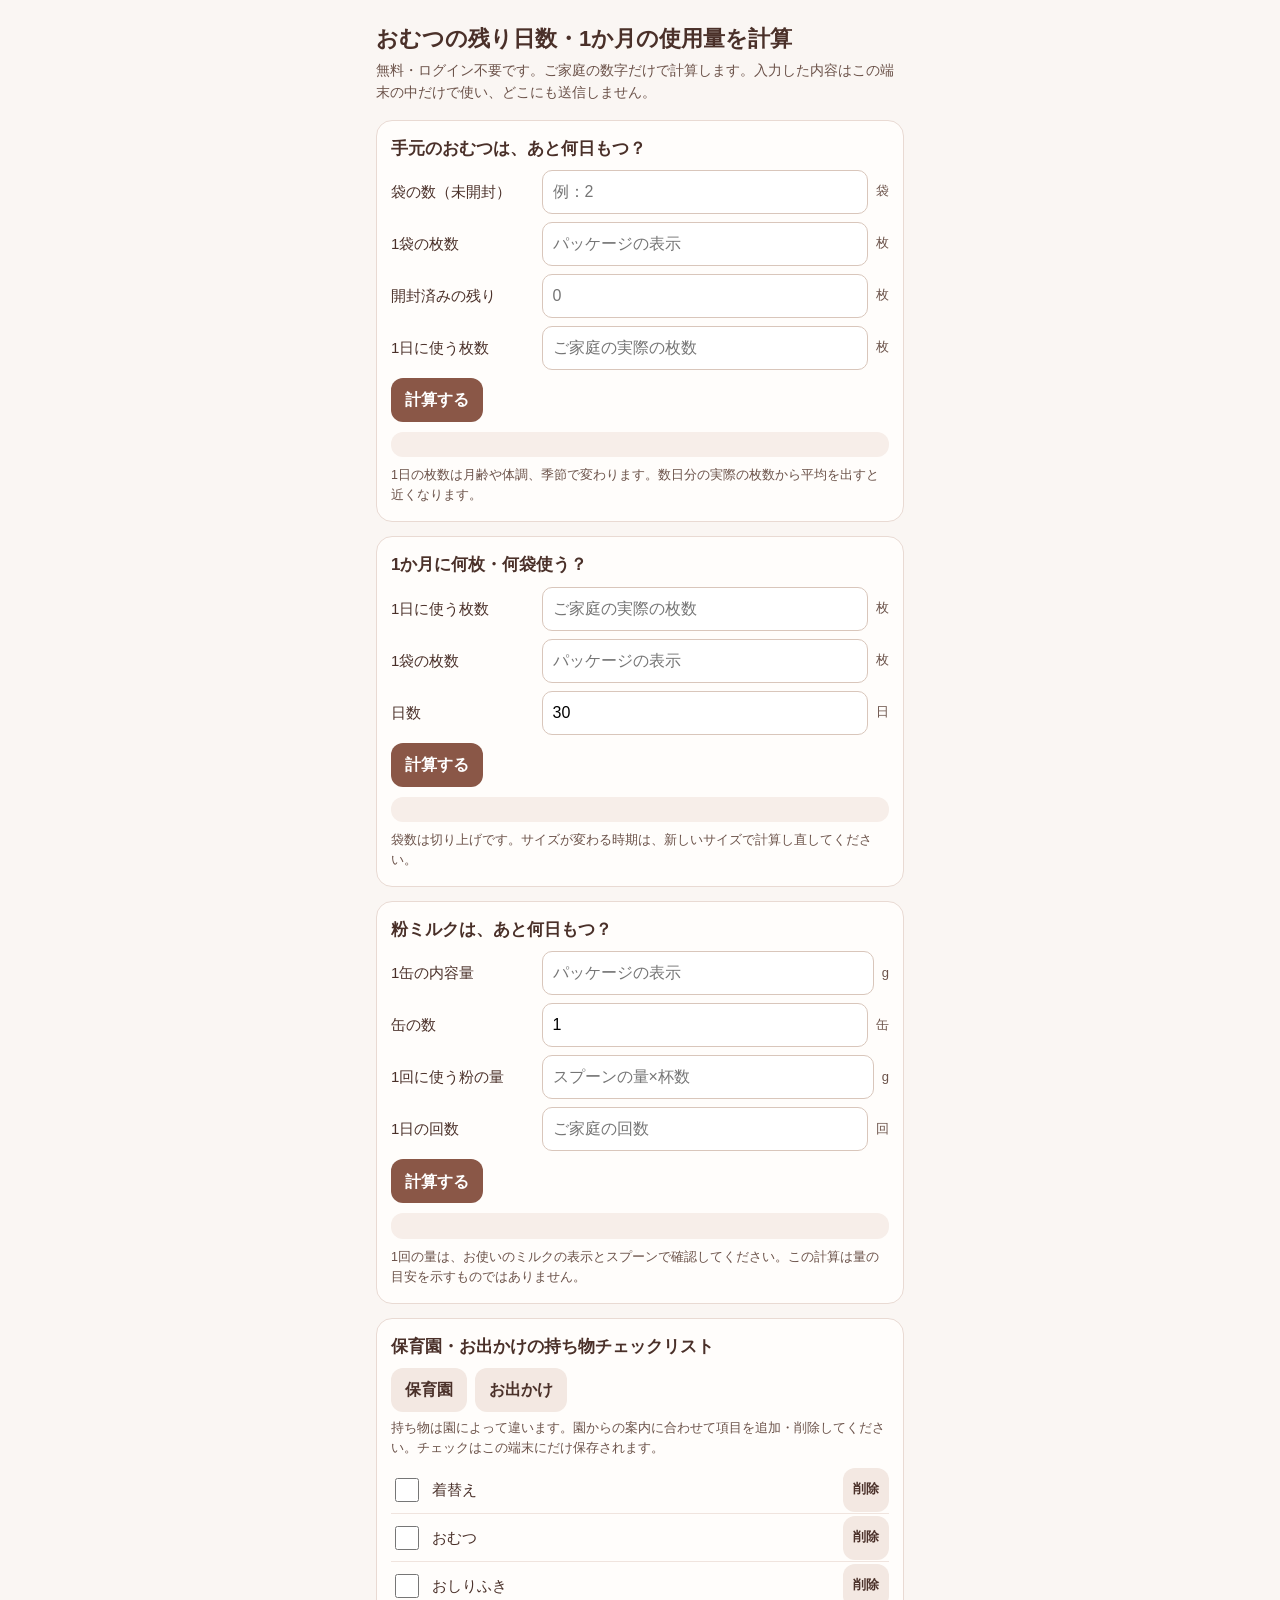
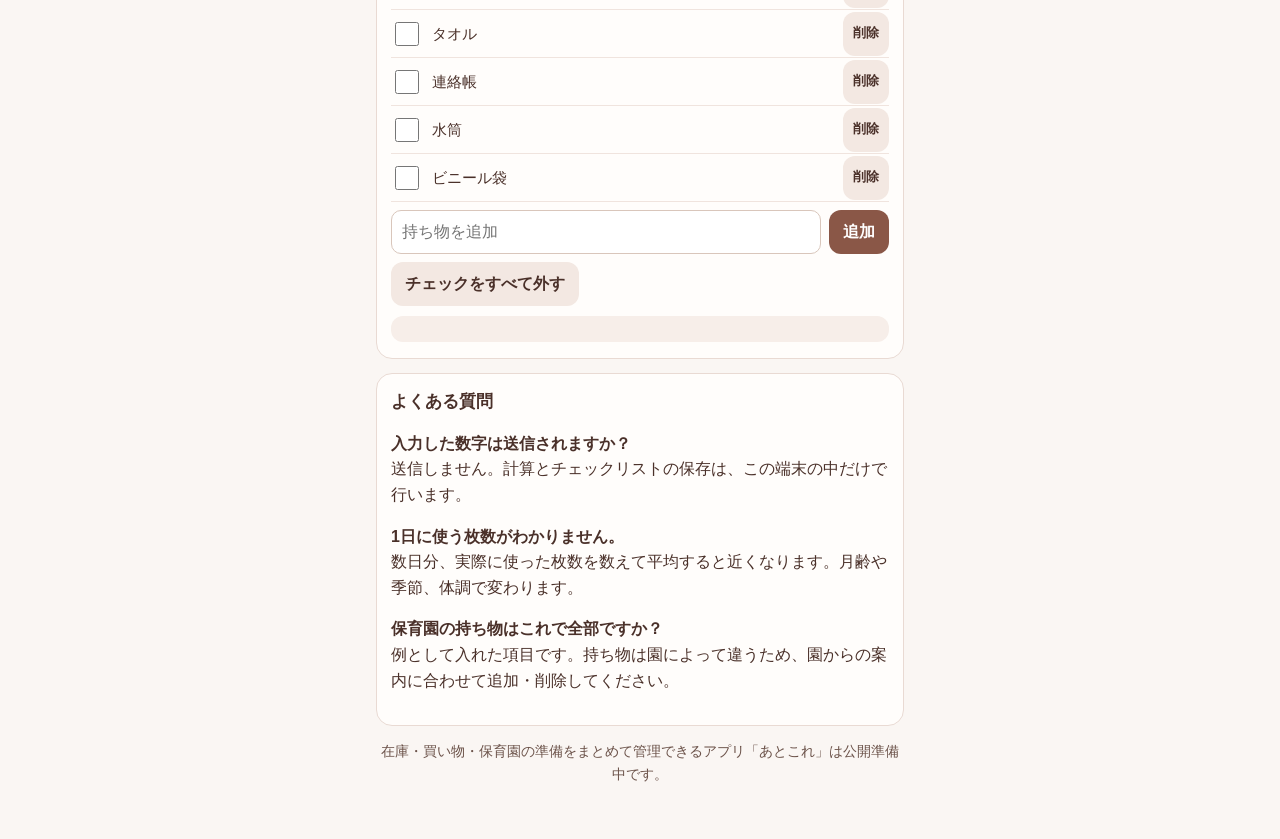
<file: atokore-tools-v51/index.html>
<!doctype html>
<html lang="ja">
<head>
<meta charset="utf-8">
<meta name="viewport" content="width=device-width,initial-scale=1,viewport-fit=cover">
<!-- DRAFT (v51): not published. Remove noindex only with the owner's approval at release. -->
<meta name="robots" content="noindex,nofollow">
<title>おむつの残り日数・1か月の使用量を計算｜保育園の持ち物チェック</title>
<meta name="description" content="手元のおむつがあと何日もつか、1か月に何枚・何袋使うかを、ご家庭の数字だけで計算します。保育園の持ち物チェックリストも端末の中だけで使えます。">
<style>
:root{--ink:#4A3029;--sub:#6B5249;--line:#E9DAD3;--card:#FFFDFB;--accent:#8A5747;--bg:#FAF6F3}
*{box-sizing:border-box}
body{margin:0;background:var(--bg);color:var(--ink);font-family:-apple-system,BlinkMacSystemFont,"Hiragino Sans",sans-serif;line-height:1.6}
main{max-width:560px;margin:0 auto;padding:16px 16px 40px}
h1{font-size:22px;line-height:1.4;margin:8px 0 4px}
.lead{font-size:14px;color:var(--sub);margin:0 0 16px}
section{background:var(--card);border:1px solid var(--line);border-radius:16px;padding:14px 14px 16px;margin:14px 0}
h2{font-size:17px;margin:0 0 8px}
label{display:flex;align-items:center;gap:8px;margin:8px 0;font-size:15px}
label span:first-child{flex:0 0 9.5em}
input[type=number],input[type=text]{flex:1;min-width:0;min-height:44px;border:1px solid #D9C6BB;border-radius:10px;padding:8px 10px;font-size:16px;background:#fff}
.unit{color:var(--sub);font-size:13px;white-space:nowrap}
button{min-height:44px;border:0;border-radius:12px;background:var(--accent);color:#fff;font:inherit;font-weight:800;padding:8px 14px}
button.ghost{background:#F3E8E2;color:var(--ink)}
.result{margin:10px 0 0;padding:10px 12px;border-radius:12px;background:#F7EEE9;font-weight:700;min-height:1.6em}
.result.error{background:#FDECEA;color:#B42318}
.note{font-size:12.5px;color:var(--sub);margin:8px 0 0}
ul.check{list-style:none;padding:0;margin:8px 0}
ul.check li{display:flex;align-items:center;gap:10px;min-height:48px;border-bottom:1px solid #F0E4DE}
ul.check input[type=checkbox]{width:24px;height:24px;flex:none}
ul.check .name{flex:1;font-size:15px;overflow-wrap:anywhere}
ul.check button{min-height:44px;padding:6px 10px;font-size:13px}
.row{display:flex;gap:8px}
.cta{font-size:14px;text-align:center;color:var(--sub)}
@media(max-width:350px){label{flex-wrap:wrap}label span:first-child{flex-basis:100%}}
</style>
</head>
<body>
<main>
<h1>おむつの残り日数・1か月の使用量を計算</h1>
<p class="lead">無料・ログイン不要です。ご家庭の数字だけで計算します。入力した内容はこの端末の中だけで使い、どこにも送信しません。</p>

<section aria-labelledby="t1">
<h2 id="t1">手元のおむつは、あと何日もつ？</h2>
<label><span>袋の数（未開封）</span><input id="dBags" type="number" inputmode="numeric" min="0" step="1" placeholder="例：2"><span class="unit">袋</span></label>
<label><span>1袋の枚数</span><input id="dPerBag" type="number" inputmode="numeric" min="1" step="1" placeholder="パッケージの表示"><span class="unit">枚</span></label>
<label><span>開封済みの残り</span><input id="dLoose" type="number" inputmode="numeric" min="0" step="1" placeholder="0"><span class="unit">枚</span></label>
<label><span>1日に使う枚数</span><input id="dPerDay" type="number" inputmode="decimal" min="0.5" step="0.5" placeholder="ご家庭の実際の枚数"><span class="unit">枚</span></label>
<button type="button" id="dGo">計算する</button>
<p class="result" id="dOut" role="status" aria-live="polite"></p>
<p class="note">1日の枚数は月齢や体調、季節で変わります。数日分の実際の枚数から平均を出すと近くなります。</p>
</section>

<section aria-labelledby="t2">
<h2 id="t2">1か月に何枚・何袋使う？</h2>
<label><span>1日に使う枚数</span><input id="mPerDay" type="number" inputmode="decimal" min="0.5" step="0.5" placeholder="ご家庭の実際の枚数"><span class="unit">枚</span></label>
<label><span>1袋の枚数</span><input id="mPerBag" type="number" inputmode="numeric" min="1" step="1" placeholder="パッケージの表示"><span class="unit">枚</span></label>
<label><span>日数</span><input id="mDays" type="number" inputmode="numeric" min="28" max="31" step="1" value="30"><span class="unit">日</span></label>
<button type="button" id="mGo">計算する</button>
<p class="result" id="mOut" role="status" aria-live="polite"></p>
<p class="note">袋数は切り上げです。サイズが変わる時期は、新しいサイズで計算し直してください。</p>
</section>

<section aria-labelledby="t4">
<h2 id="t4">粉ミルクは、あと何日もつ？</h2>
<label><span>1缶の内容量</span><input id="kGrams" type="number" inputmode="decimal" min="1" step="1" placeholder="パッケージの表示"><span class="unit">g</span></label>
<label><span>缶の数</span><input id="kCans" type="number" inputmode="numeric" min="1" step="1" value="1"><span class="unit">缶</span></label>
<label><span>1回に使う粉の量</span><input id="kPerFeed" type="number" inputmode="decimal" min="1" step="0.1" placeholder="スプーンの量×杯数"><span class="unit">g</span></label>
<label><span>1日の回数</span><input id="kFeeds" type="number" inputmode="numeric" min="1" step="1" placeholder="ご家庭の回数"><span class="unit">回</span></label>
<button type="button" id="kGo">計算する</button>
<p class="result" id="kOut" role="status" aria-live="polite"></p>
<p class="note">1回の量は、お使いのミルクの表示とスプーンで確認してください。この計算は量の目安を示すものではありません。</p>
</section>

<section aria-labelledby="t3">
<h2 id="t3">保育園・お出かけの持ち物チェックリスト</h2>
<div class="row" role="group" aria-label="リストの種類" style="margin-bottom:6px"><button type="button" class="ghost" id="cDaycare" aria-pressed="true">保育園</button><button type="button" class="ghost" id="cOuting" aria-pressed="false">お出かけ</button></div>
<p class="note" style="margin-top:0">持ち物は園によって違います。園からの案内に合わせて項目を追加・削除してください。チェックはこの端末にだけ保存されます。</p>
<ul class="check" id="cList"></ul>
<div class="row"><input id="cName" type="text" maxlength="40" placeholder="持ち物を追加" aria-label="持ち物を追加"><button type="button" id="cAdd">追加</button></div>
<div class="row" style="margin-top:8px"><button type="button" class="ghost" id="cReset">チェックをすべて外す</button></div>
<p class="result" id="cOut" role="status" aria-live="polite"></p>
</section>

<section aria-labelledby="t5">
<h2 id="t5">よくある質問</h2>
<p><b>入力した数字は送信されますか？</b><br>送信しません。計算とチェックリストの保存は、この端末の中だけで行います。</p>
<p><b>1日に使う枚数がわかりません。</b><br>数日分、実際に使った枚数を数えて平均すると近くなります。月齢や季節、体調で変わります。</p>
<p><b>保育園の持ち物はこれで全部ですか？</b><br>例として入れた項目です。持ち物は園によって違うため、園からの案内に合わせて追加・削除してください。</p>
</section>

<p class="cta">在庫・買い物・保育園の準備をまとめて管理できるアプリ「あとこれ」は公開準備中です。</p>
</main>
<script src="./tools-calc-v51.js"></script>
<script>
(function(){
'use strict';
const T=window.AtokoreTools,$=id=>document.getElementById(id);
const today=()=>{const d=new Date();return d.getFullYear()+'-'+String(d.getMonth()+1).padStart(2,'0')+'-'+String(d.getDate()).padStart(2,'0')};
const show=(el,r,text)=>{el.classList.toggle('error',!!r.error);el.textContent=r.error||text};
$('dGo').addEventListener('click',()=>{
 const r=T.daysLeft({bags:$('dBags').value,perBag:$('dPerBag').value,loose:$('dLoose').value||0,perDay:$('dPerDay').value});
 if(r.error)return show($('dOut'),r);
 const end=T.runOutDate(today(),r.days),md=end?end.slice(5).replace('-','月').replace(/^0/,'')+'日':'';
 show($('dOut'),r,'合計'+r.total+'枚で、あと約'+r.days+'日（'+md+'ごろまで）です。');
});
$('kGo').addEventListener('click',()=>{
 const r=T.milkDays({canGrams:$('kGrams').value,cans:$('kCans').value||1,perFeedGrams:$('kPerFeed').value,feedsPerDay:$('kFeeds').value});
 show($('kOut'),r,'1日に約'+r.perDay+'g使うと、'+r.total+'gで約'+r.days+'日分です。');
});
$('mGo').addEventListener('click',()=>{
 const r=T.monthly({perDay:$('mPerDay').value,perBag:$('mPerBag').value,days:$('mDays').value});
 show($('mOut'),r,r.days+'日で約'+r.sheets+'枚、'+r.bags+'袋分です。');
});
// Checklist: device-only. A missing or unreadable save starts from the generic examples; an
// unreadable save is never overwritten silently.
const LISTS={daycare:{key:'atokoreToolsChecklistV1',defaults:['着替え','おむつ','おしりふき','タオル','連絡帳','水筒','ビニール袋']},
 outing:{key:'atokoreToolsOutingV1',defaults:['おむつ','おしりふき','着替え','飲み物','ビニール袋','ガーゼ・タオル','保険証・母子手帳']}};
let KEY=LISTS.daycare.key,DEFAULTS=LISTS.daycare.defaults,list=null,locked=false;
function loadList(kind){
 KEY=LISTS[kind].key;DEFAULTS=LISTS[kind].defaults;locked=false;$('cOut').textContent='';
 $('cDaycare').setAttribute('aria-pressed',String(kind==='daycare'));$('cOuting').setAttribute('aria-pressed',String(kind==='outing'));
try{const raw=localStorage.getItem(KEY);list=raw===null?DEFAULTS.map(name=>({name,done:false})):JSON.parse(raw);
 if(!Array.isArray(list)||!list.every(x=>x&&typeof x.name==='string'&&x.name.length<=40&&typeof x.done==='boolean'))throw Error('invalid')}
catch(_){locked=true;list=DEFAULTS.map(name=>({name,done:false}));$('cOut').textContent='保存されたチェックリストを読めないため、変更を保存しません。'}
 if(typeof paint==='function')paint();
}
loadList('daycare');
$('cDaycare').addEventListener('click',()=>loadList('daycare'));$('cOuting').addEventListener('click',()=>loadList('outing'));
const save=()=>{if(locked)return false;try{localStorage.setItem(KEY,JSON.stringify(list));return true}catch(_){$('cOut').textContent='この端末に保存できませんでした。';return false}};
function paint(){
 const ul=$('cList');ul.replaceChildren();
 list.forEach((x,i)=>{
  const li=document.createElement('li'),cb=document.createElement('input'),name=document.createElement('span'),del=document.createElement('button');
  cb.type='checkbox';cb.checked=x.done;cb.setAttribute('aria-label',x.name+'を準備済みにする');
  cb.addEventListener('change',()=>{x.done=cb.checked;save()});
  name.className='name';name.textContent=x.name;
  del.type='button';del.className='ghost';del.textContent='削除';del.setAttribute('aria-label',x.name+'を削除');
  del.addEventListener('click',()=>{list.splice(i,1);save();paint()});
  li.append(cb,name,del);ul.append(li);
 });
}
$('cAdd').addEventListener('click',()=>{const v=$('cName').value.trim().slice(0,40);if(!v||list.length>=40)return;list.push({name:v,done:false});if(save())$('cName').value='';paint()});
$('cName').addEventListener('keydown',e=>{if(e.key==='Enter'){e.preventDefault();$('cAdd').click()}});
$('cReset').addEventListener('click',()=>{list.forEach(x=>x.done=false);save();paint()});
paint();
})();
</script>
</body>
</html>
</file>
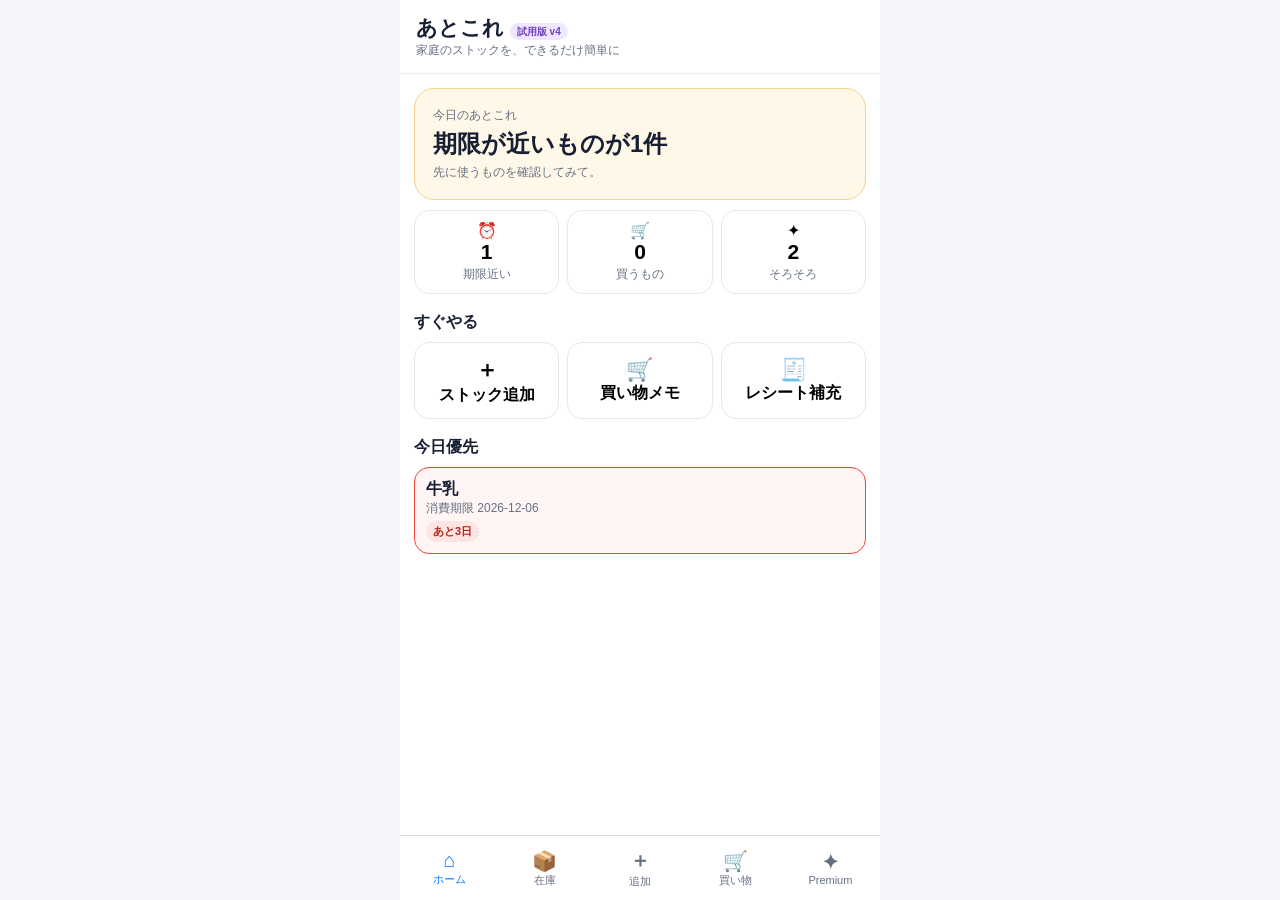
<file: atokore-trial-v4/index.html>
<!doctype html><html lang="ja"><head><meta charset="utf-8"><meta name="viewport" content="width=device-width,initial-scale=1,viewport-fit=cover"><title>あとこれ 試用版 v4</title><link rel="stylesheet" href="app.css"></head><body><div class="app"><header class="top"><h1>あとこれ <span class="badge">試用版 v4</span></h1><div class="sub">家庭のストックを、できるだけ簡単に</div></header><main class="content"><section id="pg-home" class="page on"><div id="homeHero" class="hero"><div class="muted">今日のあとこれ</div><h2 id="heroTitle">今日は急ぎなし</h2><div id="heroText" class="muted"></div></div><div class="metrics"><button class="metric" onclick="go('stock')">⏰<b id="mExp">0</b><span class="muted">期限近い</span></button><button class="metric" onclick="go('buy')">🛒<b id="mBuy">0</b><span class="muted">買うもの</span></button><button class="metric" onclick="showPremium('predict')">✦<b id="mPred">0</b><span class="muted">そろそろ</span></button></div><div class="section">すぐやる</div><div class="quick"><button onclick="go('add')"><strong>＋</strong>ストック追加</button><button onclick="go('buy')"><strong>🛒</strong>買い物メモ</button><button onclick="showPremium('receipt')"><strong>🧾</strong>レシート補充</button></div><div id="urgentWrap"><div class="section">今日優先</div><div id="urgentList"></div></div></section><section id="pg-stock" class="page"><div class="field"><input id="stockSearch" placeholder="品名を検索" oninput="renderStock()"></div><div class="row"><div class="grow"><div class="name">在庫からまとめて買い物へ</div><div class="meta">複数の商品を選んで一括追加できます</div></div><button id="stockSelectToggle" class="btn ghost" onclick="toggleStockSelect()">まとめて選ぶ</button></div><div id="stockBulkActions" class="bulkbar hide"><button class="btn ghost" onclick="selectAllVisible()">表示中を全選択</button><button id="stockBulkMove" class="btn" onclick="moveSelectedToBuy()">選択した0件を買い物へ</button><button class="btn ghost" onclick="clearBulkSelection()">選択解除</button></div><div id="catChips" class="chips"></div><div id="stockList"></div></section><section id="pg-add" class="page"><div class="section">商品を追加</div><div class="field"><div class="label">カテゴリー</div><select id="addCat" onchange="catalogLimit=18;renderCatalog()"><option>食料品</option><option>日用品</option><option>衛生・薬</option><option>ベビー</option><option>子ども</option><option>衣類</option><option>家電・生活用品</option><option>防災</option></select></div><div class="field"><div class="label">商品検索 / 手動入力</div><input id="addName" placeholder="例：牛乳、オムツ" oninput="onNameInput()"></div><div class="catalogHead"><div id="catalogCount" class="catalogCount"></div></div><div id="catalog" class="products"></div><button id="catalogMore" class="btn moreBtn hide" onclick="moreCatalog()">もっと見る</button><div class="field"><div class="label">個数・数量</div><input id="addQty" type="number" min="0" step="1" value="1"></div><div class="field"><div class="label">単位</div><select id="addUnit"><option>個</option><option>本</option><option>袋</option><option>箱</option><option>パック</option><option>枚</option><option>g</option><option>kg</option><option>ml</option><option>L</option></select><div class="muted">商品に合わせて自動選択。肉・魚はg / kgへ変更できます。</div></div><div class="field"><div class="label">期限の種類</div><select id="addExpType" onchange="toggleExp()"><option>期限なし</option><option>賞味期限</option><option>消費期限</option><option>使用期限</option></select></div><div id="addExpWrap" class="field hide"><div class="label">期限日</div><input id="addExp" type="date"></div><details class="detail"><summary>＋ 詳細を入力</summary><div class="field"><div class="label">購入日</div><input id="addPurchase" type="date"></div><div class="field"><div class="label">購入価格</div><input id="addPrice" type="number" placeholder="例：398"></div><div class="field"><div class="label">購入店舗</div><input id="addStore" placeholder="例：イオン"></div><div class="field"><div class="label">保管場所</div><select id="addPlace"><option>冷蔵庫</option><option>冷凍庫</option><option>パントリー</option><option>洗面所</option><option>トイレ</option><option>収納</option><option>防災収納</option><option>その他</option></select></div><div class="field"><div class="label">メモ</div><textarea id="addMemo" rows="2"></textarea></div></details><button class="btn" style="width:100%;margin-top:12px" onclick="registerItem()">この内容で登録</button></section><section id="pg-buy" class="page"><div class="section">買い物リスト</div><div class="row"><div class="grow"><input id="buyName" style="width:100%;border:0;font-size:16px" placeholder="買うものを入力"></div><button class="btn" onclick="addBuy()">追加</button></div><div id="buyList"></div></section><section id="pg-premium" class="page"><div class="section">Premiumを試す</div><div class="row premium" onclick="showPremium('receipt')"><div class="grow"><div class="name">🧾 レシート一括補充</div><div class="meta">デモ解析→在庫反映</div></div>›</div><div class="row premium" onclick="showPremium('predict')"><div class="grow"><div class="name">📈 消費予測</div><div class="meta">そろそろ買い時を提案</div></div>›</div><div class="row premium" onclick="showPremium('qr')"><div class="grow"><div class="name">▦ 収納QR</div><div class="meta">保管場所ごとの在庫確認</div></div>›</div><div class="row premium" onclick="showPremium('money')"><div class="grow"><div class="name">💰 節約レポート</div><div class="meta">在庫金額や節約効果</div></div>›</div></section></main><nav class="tabs"><button class="tab on" data-p="home" onclick="go('home')"><b>⌂</b>ホーム</button><button class="tab" data-p="stock" onclick="go('stock')"><b>📦</b>在庫</button><button class="tab" data-p="add" onclick="go('add')"><b>＋</b>追加</button><button class="tab" data-p="buy" onclick="go('buy')"><b>🛒</b>買い物</button><button class="tab" data-p="premium" onclick="go('premium')"><b>✦</b>Premium</button></nav></div><div id="modal" class="modal" onclick="if(event.target===this)closeM()"><div id="sheet" class="sheet"></div></div><script src="catalog.js"></script><script src="app.js"></script></body></html>
</file>
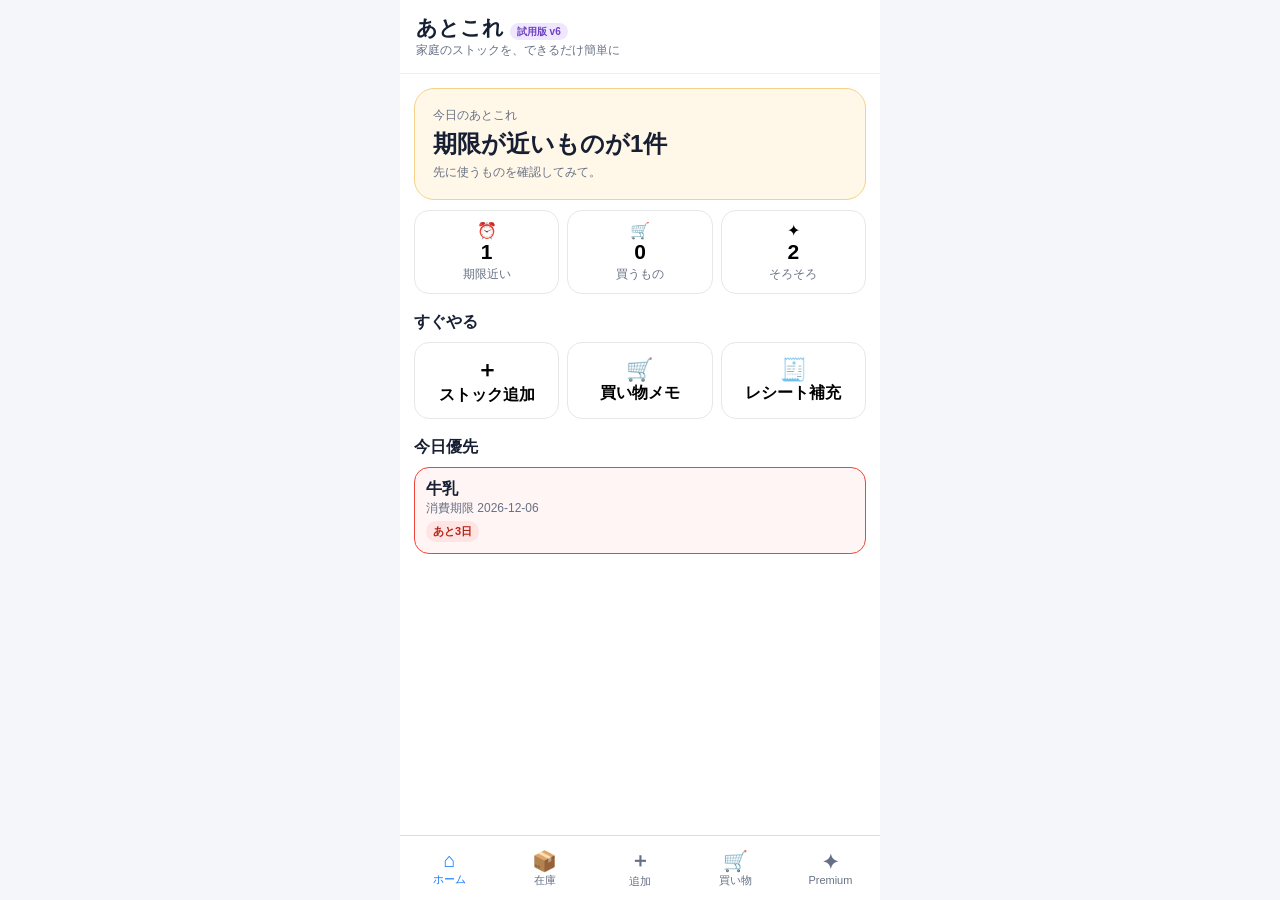
<file: atokore-trial-v6/index.html>
<!doctype html><html lang="ja"><head><meta charset="utf-8"><meta name="viewport" content="width=device-width,initial-scale=1,viewport-fit=cover"><title>あとこれ 試用版 v6</title><style>
*{box-sizing:border-box}body{margin:0;background:#f4f6f9;font-family:-apple-system,BlinkMacSystemFont,"Hiragino Sans",sans-serif;color:#172033}.app{max-width:480px;margin:auto;min-height:100vh;background:#fff;padding-bottom:86px}.top{position:sticky;top:0;z-index:9;background:#fff;padding:14px 16px;border-bottom:1px solid #eee}.top h1{margin:0;font-size:21px}.sub,.meta,.muted{font-size:12px;color:#667085}.content{padding:14px}.page{display:none}.page.on{display:block}.hero{padding:18px;border-radius:20px;background:#eef6ff;border:1px solid #dceaff}.hero.warn{background:#fff7e8;border-color:#f5d28a}.hero h2{font-size:24px;margin:4px 0}.metrics{display:grid;grid-template-columns:repeat(3,1fr);gap:8px;margin-top:10px}.metric,.quick button,.product,.chip,.btn,.icon{border:0;font:inherit}.metric{padding:10px;border:1px solid #e5e7eb;border-radius:15px;background:#fff;text-align:center}.metric b{display:block;font-size:21px}.section{font-weight:900;margin:18px 0 9px}.quick{display:grid;grid-template-columns:repeat(3,1fr);gap:8px}.quick button{padding:12px 6px;border:1px solid #e5e7eb;border-radius:15px;background:#fff;font-weight:800}.quick strong{display:block;font-size:22px}.row{display:flex;gap:10px;align-items:center;border:1px solid #e5e7eb;border-radius:15px;padding:11px;margin:8px 0;background:#fff}.selectedRow{border-color:#1677ff;background:#f4f8ff}.expiryNear{border-color:#f04438!important;background:#fff5f5!important}.expiryBadge{display:inline-block;margin-top:4px;padding:3px 7px;border-radius:999px;background:#fee4e2;color:#b42318;font-size:11px;font-weight:900}.expiryExpired{background:#b42318;color:#fff}.catalogHead{display:flex;align-items:center;justify-content:space-between;gap:8px;margin:8px 0}.catalogCount{font-size:12px;color:#667085}.moreBtn{width:100%;margin-top:8px;background:#eef2f7;color:#25324a}.bulkbar{display:flex;gap:8px;align-items:center;flex-wrap:wrap}.bulkbar .btn{flex:1;min-width:120px}.grow{flex:1;min-width:0}.name{font-weight:850}.qty{display:flex;align-items:center;gap:6px}.qty b{min-width:46px;text-align:center}.icon{width:38px;height:38px;border-radius:11px;background:#eef2f7;font-size:19px}.btn{background:#1677ff;color:#fff;padding:11px 13px;border-radius:12px;font-weight:850}.ghost{background:#eef2f7;color:#25324a}.danger{background:#fff0f0;color:#b42318}.field{margin:11px 0}.label{font-size:13px;font-weight:850;margin-bottom:5px}.field input,.field select,.field textarea{width:100%;padding:12px;border:1px solid #d9dee7;border-radius:12px;font-size:16px;background:#fff}.chips{display:flex;gap:7px;overflow:auto;margin:8px 0}.chip{white-space:nowrap;padding:8px 11px;border:1px solid #dfe4ea;border-radius:999px;background:#fff}.chip.on{background:#1677ff;color:#fff}.products{display:grid;grid-template-columns:1fr 1fr;gap:7px}.product{text-align:left;padding:10px;border:1px solid #dfe4ea;border-radius:11px;background:#fff}.hide{display:none}.detail{border:1px solid #e5e7eb;border-radius:14px;padding:10px;background:#fbfcfe}.detail summary{font-weight:850}.premium{background:linear-gradient(135deg,#faf7ff,#eef5ff);border-color:#d9ceff}.empty{padding:14px;border:1px dashed #d6dbe3;border-radius:14px;text-align:center;color:#667085;font-size:13px}.tabs{position:fixed;bottom:0;left:50%;transform:translateX(-50%);width:min(480px,100%);display:grid;grid-template-columns:repeat(5,1fr);background:#fff;border-top:1px solid #ddd;padding:5px 2px calc(5px + env(safe-area-inset-bottom));z-index:20}.tab{border:0;background:none;padding:6px 2px;color:#667085;font-size:11px}.tab b{display:block;font-size:20px}.tab.on{color:#1677ff}.modal{position:fixed;inset:0;background:#0006;display:none;align-items:flex-end;z-index:50}.modal.on{display:flex}.sheet{width:min(480px,100%);max-height:88vh;overflow:auto;background:#fff;border-radius:22px 22px 0 0;padding:18px 16px 26px}.badge{font-size:10px;padding:3px 7px;border-radius:999px;background:#efe7ff;color:#6f42c1;font-weight:850}.close{float:right;border:0;background:#eef2f7;border-radius:10px;padding:7px 10px}.routineTools{display:grid;grid-template-columns:1fr 1fr;gap:8px}.routineCard{border:1px solid #dfe4ea;border-radius:16px;padding:12px;margin:9px 0;background:#fff}.routineCardTop{display:flex;align-items:center;gap:10px}.routineCount{font-size:12px;color:#667085}.routineActions{display:flex;gap:8px;margin-top:10px}.routineActions .btn{flex:1}.routineCheck{width:22px;height:22px}.routineInline{display:grid;grid-template-columns:1fr auto;gap:8px;align-items:center;margin:10px 0}.routineInline input{width:100%;padding:12px;border:1px solid #d9dee7;border-radius:12px;font-size:16px}.routineNameEdit{width:100%;padding:12px;border:1px solid #d9dee7;border-radius:12px;font-size:18px;font-weight:850}
</style></head><body><div class="app"><header class="top"><h1>あとこれ <span class="badge">試用版 v6</span></h1><div class="sub">家庭のストックを、できるだけ簡単に</div></header><main class="content"><section id="pg-home" class="page on"><div id="homeHero" class="hero"><div class="muted">今日のあとこれ</div><h2 id="heroTitle">今日は急ぎなし</h2><div id="heroText" class="muted"></div></div><div class="metrics"><button class="metric" onclick="go('stock')">⏰<b id="mExp">0</b><span class="muted">期限近い</span></button><button class="metric" onclick="go('buy')">🛒<b id="mBuy">0</b><span class="muted">買うもの</span></button><button class="metric" onclick="showPremium('predict')">✦<b id="mPred">0</b><span class="muted">そろそろ</span></button></div><div class="section">すぐやる</div><div class="quick"><button onclick="go('add')"><strong>＋</strong>ストック追加</button><button onclick="go('buy')"><strong>🛒</strong>買い物メモ</button><button onclick="showPremium('receipt')"><strong>🧾</strong>レシート補充</button></div><div id="urgentWrap"><div class="section">今日優先</div><div id="urgentList"></div></div></section><section id="pg-stock" class="page"><div class="field"><input id="stockSearch" placeholder="品名を検索" oninput="renderStock()"></div><div class="row"><div class="grow"><div class="name">在庫からまとめて買い物へ</div><div class="meta">複数の商品を選んで一括追加・削除できます</div></div><button id="stockSelectToggle" class="btn ghost" onclick="toggleStockSelect()">まとめて選ぶ</button></div><div id="stockBulkActions" class="bulkbar hide"><button class="btn ghost" onclick="selectAllVisible()">表示中を全選択</button><button id="stockBulkMove" class="btn" onclick="moveSelectedToBuy()">選択した0件を買い物へ</button><button id="stockBulkDelete" class="btn danger" onclick="deleteSelectedStock()">選択した0件を削除</button><button class="btn ghost" onclick="clearBulkSelection()">選択解除</button></div><div id="catChips" class="chips"></div><div id="stockList"></div></section><section id="pg-add" class="page"><div class="section">商品を追加</div><div class="field"><div class="label">カテゴリー</div><select id="addCat" onchange="catalogLimit=18;renderCatalog()"><option>食料品</option><option>日用品</option><option>衛生・薬</option><option>ベビー</option><option>子ども</option><option>衣類</option><option>家電・生活用品</option><option>防災</option></select></div><div class="field"><div class="label">商品検索 / 手動入力</div><input id="addName" placeholder="例：牛乳、オムツ" oninput="onNameInput()"></div><div class="catalogHead"><div id="catalogCount" class="catalogCount"></div></div><div id="catalog" class="products"></div><button id="catalogMore" class="btn moreBtn hide" onclick="moreCatalog()">もっと見る</button><div class="field"><div class="label">個数・数量</div><input id="addQty" type="number" min="0" step="1" value="1"></div><div class="field"><div class="label">単位</div><select id="addUnit"><option>個</option><option>本</option><option>袋</option><option>箱</option><option>パック</option><option>枚</option><option>g</option><option>kg</option><option>ml</option><option>L</option></select><div class="muted">商品に合わせて自動選択。肉・魚はg / kgへ変更できます。</div></div><div class="field"><div class="label">期限の種類</div><select id="addExpType" onchange="toggleExp()"><option>期限なし</option><option>賞味期限</option><option>消費期限</option><option>使用期限</option></select></div><div id="addExpWrap" class="field hide"><div class="label">期限日</div><input id="addExp" type="date"></div><details class="detail"><summary>＋ 詳細を入力</summary><div class="field"><div class="label">購入日</div><input id="addPurchase" type="date"></div><div class="field"><div class="label">購入価格</div><input id="addPrice" type="number" placeholder="例：398"></div><div class="field"><div class="label">購入店舗</div><input id="addStore" placeholder="例：イオン"></div><div class="field"><div class="label">保管場所</div><select id="addPlace"><option>冷蔵庫</option><option>冷凍庫</option><option>パントリー</option><option>洗面所</option><option>トイレ</option><option>収納</option><option>防災収納</option><option>その他</option></select></div><div class="field"><div class="label">メモ</div><textarea id="addMemo" rows="2"></textarea></div></details><button class="btn" style="width:100%;margin-top:12px" onclick="registerItem()">この内容で登録</button></section><section id="pg-buy" class="page"><div class="section">買い物リスト</div><div class="row"><div class="grow"><input id="buyName" style="width:100%;border:0;font-size:16px" placeholder="買うものを入力"></div><button class="btn" onclick="addBuy()">追加</button></div><div id="buyList"></div><div class="section">いつものリスト</div><div class="routineTools"><button class="btn ghost" onclick="newRoutine()">＋ 新しいリスト</button><button class="btn ghost" onclick="saveCurrentBuyAsRoutine()">今回の買い物を保存</button></div><div class="muted" style="margin-top:6px">よく買う組み合わせを保存して、必要な物だけまとめて追加できます。</div><div id="routineList"></div></section><section id="pg-premium" class="page"><div class="section">Premiumを試す</div><div class="row premium" onclick="showPremium('receipt')"><div class="grow"><div class="name">🧾 レシート一括補充</div><div class="meta">デモ解析→在庫反映</div></div>›</div><div class="row premium" onclick="showPremium('predict')"><div class="grow"><div class="name">📈 消費予測</div><div class="meta">そろそろ買い時を提案</div></div>›</div><div class="row premium" onclick="showPremium('qr')"><div class="grow"><div class="name">▦ 収納QR</div><div class="meta">保管場所ごとの在庫確認</div></div>›</div><div class="row premium" onclick="showPremium('money')"><div class="grow"><div class="name">💰 節約レポート</div><div class="meta">在庫金額や節約効果</div></div>›</div></section></main><nav class="tabs"><button class="tab on" data-p="home" onclick="go('home')"><b>⌂</b>ホーム</button><button class="tab" data-p="stock" onclick="go('stock')"><b>📦</b>在庫</button><button class="tab" data-p="add" onclick="go('add')"><b>＋</b>追加</button><button class="tab" data-p="buy" onclick="go('buy')"><b>🛒</b>買い物</button><button class="tab" data-p="premium" onclick="go('premium')"><b>✦</b>Premium</button></nav></div><div id="modal" class="modal" onclick="if(event.target===this)closeM()"><div id="sheet" class="sheet"></div></div><script>
const $=id=>document.getElementById(id); const C={"食料品":["牛乳","低脂肪乳","豆乳","卵","食パン","ロールパン","ベーグル","米","無洗米","パックご飯","うどん","そば","そうめん","パスタ","中華麺","冷凍うどん","冷凍ごはん","シリアル","オートミール","納豆","豆腐","油揚げ","厚揚げ","こんにゃく","ヨーグルト","チーズ","バター","マーガリン","生クリーム","豚こま肉","豚バラ肉","豚ロース","鶏もも肉","鶏むね肉","ひき肉","牛こま肉","牛薄切り肉","ウインナー","ハム","ベーコン","鮭","さば","ぶり","あじ","たら","ツナ缶","さば缶","コーン缶","トマト缶","玉ねぎ","にんじん","じゃがいも","キャベツ","レタス","白菜","大根","きゅうり","トマト","ミニトマト","ピーマン","パプリカ","なす","長ねぎ","小ねぎ","ほうれん草","小松菜","ブロッコリー","もやし","きのこ","えのき","しめじ","しいたけ","りんご","バナナ","みかん","キウイ","ぶどう","いちご","味噌","醤油","めんつゆ","白だし","料理酒","みりん","酢","砂糖","塩","こしょう","サラダ油","ごま油","オリーブオイル","マヨネーズ","ケチャップ","ソース","ドレッシング","カレールー","シチュールー","コンソメ","鶏ガラスープの素","だしの素","小麦粉","片栗粉","パン粉","海苔","かつお節","ふりかけ","ジャム","はちみつ","麦茶","緑茶","コーヒー","ジュース","炭酸水","ミネラルウォーター","お菓子","アイス","冷凍餃子","冷凍からあげ","冷凍野菜"],"日用品":["ティッシュ","箱ティッシュ","ポケットティッシュ","トイレットペーパー","キッチンペーパー","ウェットティッシュ","除菌シート","洗濯洗剤","おしゃれ着洗剤","柔軟剤","漂白剤","食器用洗剤","食洗機洗剤","ハンドソープ","ボディソープ","シャンプー","コンディショナー","クレンジング","洗顔料","浴室洗剤","トイレ洗剤","カビ取り剤","床用洗剤","掃除用シート","フローリングワイパーシート","スポンジ","メラミンスポンジ","ゴミ袋","レジ袋","ラップ","アルミホイル","クッキングシート","ジッパーバッグ","保存袋","排水口ネット","水切りネット","使い捨て手袋","紙皿","紙コップ","割り箸","ストロー","除湿剤","消臭剤","芳香剤","虫よけ","殺虫剤"],"衛生・薬":["マスク","子ども用マスク","絆創膏","キズパッド","消毒液","消毒ジェル","ガーゼ","包帯","綿棒","コットン","体温計電池","解熱鎮痛薬","風邪薬","胃腸薬","整腸薬","酔い止め","かゆみ止め","目薬","鼻炎薬","湿布","虫刺され薬","歯ブラシ","子ども用歯ブラシ","歯磨き粉","子ども用歯磨き粉","デンタルフロス","マウスウォッシュ","生理用品","ナプキン","おりものシート","コンタクト保存液","使い捨てコンタクト","ハンドクリーム","日焼け止め"],"ベビー":["オムツS","オムツM","オムツL","オムツBIG","パンツS","パンツM","パンツL","パンツBIG","おしりふき","おしりふき詰替","ベビーソープ","ベビーシャンプー","ベビーローション","ベビーオイル","ミルク","液体ミルク","哺乳瓶洗剤","哺乳瓶スポンジ","離乳食","ベビーフード","ベビー麦茶","赤ちゃんせんべい","おむつ袋","防臭袋","母乳パッド","ガーゼハンカチ","ベビー綿棒","鼻吸い器パーツ","ベビー用洗剤","ベビー用柔軟剤"],"子ども":["クレヨン","色鉛筆","鉛筆","消しゴム","のり","はさみ","セロハンテープ","画用紙","折り紙","ノート","自由帳","名前ペン","油性ペン","園用ティッシュ","園用ハンカチ","園用マスク","水筒パッキン","お弁当カップ","お名前シール","名札クリップ","工作用ボンド","粘土","シャボン玉液","シール","電池式おもちゃ用電池"],"衣類":["半袖肌着","長袖肌着","タンクトップ肌着","靴下","タイツ","パンツ","トレーニングパンツ","パジャマ","半袖Tシャツ","長袖Tシャツ","ズボン","ハーフパンツ","スウェット","トレーナー","パーカー","アウター","レインコート","帽子","手袋","マフラー","上履き","スニーカー","長靴","サンダル","サイズアップ用肌着","サイズアップ用靴下","サイズアップ用パジャマ","サイズアップ用服","サイズアップ用靴"],"家電・生活用品":["単1電池","単2電池","単3電池","単4電池","ボタン電池","9V電池","電球","LED電球","蛍光灯","充電ケーブル","USB-Cケーブル","Lightningケーブル","HDMIケーブル","延長コード","電源タップ","エアコンフィルター","空気清浄機フィルター","加湿器フィルター","換気扇フィルター","浄水器カートリッジ","掃除機紙パック","掃除機フィルター","プリンターインク","乾燥剤","カセットボンベ","ライター","チャッカマン","養生テープ","ガムテープ","両面テープ","乾電池チェッカー"],"防災":["飲料水2L","飲料水500ml","非常食ごはん","アルファ米","レトルト食品","缶詰","乾パン","栄養補助食品","長期保存パン","非常用お菓子","乳幼児用非常食","粉ミルク備蓄","液体ミルク備蓄","簡易トイレ","携帯トイレ","トイレットペーパー備蓄","ウェットティッシュ備蓄","マスク備蓄","生理用品備蓄","オムツ備蓄","おしりふき備蓄","懐中電灯","ランタン","ヘッドライト","モバイルバッテリー","乾電池","カセットボンベ","カセットコンロ","ラジオ","笛","軍手","アルミブランケット","レインポンチョ","救急セット","消毒液備蓄","絆創膏備蓄","ポリ袋","給水袋","ラップ備蓄","ガムテープ","使い捨てカイロ"]}; const unitOf=n=>/豚|鶏|牛|鮭|さば|ぶり|あじ|たら|肉|魚/.test(n)?"g":/米$|お米|無洗米/.test(n)?"kg":/牛乳|低脂肪乳|豆乳|水|醤油|めんつゆ|白だし|洗剤|柔軟剤|ソープ|シャンプー|ミルク/.test(n)?"本":/オムツ|パンツ|ゴミ袋|レジ袋|保存袋|防臭袋/.test(n)?"袋":/おしりふき|マスク|ナプキン|離乳食|ベビーフード/.test(n)?"パック":/ティッシュ/.test(n)?"箱":/卵|電池|電球|ケーブル|フィルター|カートリッジ/.test(n)?"個":"個"; const today=()=>new Date().toISOString().slice(0,10); const plus=d=>{let x=new Date();x.setDate(x.getDate()+d);return x.toISOString().slice(0,10)}; const days=s=>!s?999:Math.ceil((new Date(s+'T23:59:59')-new Date())/86400000);
let items=[{id:1,name:"牛乳",cat:"食料品",qty:1,unit:"本",place:"冷蔵庫",expType:"消費期限",exp:plus(2),price:218,usage:7},{id:2,name:"オムツ",cat:"ベビー",qty:2,unit:"袋",place:"収納",usage:8},{id:3,name:"卵",cat:"食料品",qty:6,unit:"個",place:"冷蔵庫",expType:"賞味期限",exp:plus(5),usage:6}],buys=[],routines=[];try{const s=JSON.parse(localStorage.getItem('atokoreTrialV4')||'null');if(s){items=s.items||items;buys=s.buys||[];routines=s.routines||[]}}catch(e){} function save(){try{localStorage.setItem('atokoreTrialV4',JSON.stringify({items,buys,routines}))}catch(e){}} function go(p){document.querySelectorAll('.page').forEach(x=>x.classList.remove('on'));$('pg-'+p).classList.add('on');document.querySelectorAll('.tab').forEach(x=>x.classList.toggle('on',x.dataset.p===p));render();if(p==='add')renderCatalog()} function render(){renderHome();renderStock();renderBuy();renderRoutines()} function renderHome(){const near=items.filter(x=>x.exp&&days(x.exp)<=3),pred=items.filter(x=>(x.usage||0)/(x.qty+1)>1.2);$('mExp').textContent=near.length;$('mBuy').textContent=buys.length;$('mPred').textContent=pred.length;$('homeHero').className='hero'+(near.length?' warn':'');$('heroTitle').textContent=near.length?`期限が近いものが${near.length}件`:buys.length?`買うものが${buys.length}件`:'今日は急ぎなし';$('heroText').textContent=near.length?'先に使うものを確認してみて。':buys.length?'買い物リストを確認してみて。':'ストックは落ち着いています。';$('urgentWrap').style.display=near.length?'block':'none';$('urgentList').innerHTML=near.map(x=>{const d=days(x.exp);return `<div class="row expiryNear"><div class="grow"><div class="name">${x.name}</div><div class="meta">${x.expType} ${x.exp}</div><span class="expiryBadge ${d<0?'expiryExpired':''}">${d<0?'期限切れ':d===0?'今日まで':'あと'+d+'日'}</span></div></div>`}).join('')} let filter='すべて',stockSelectMode=false,stockSelected=new Set(); function visibleStock(){const q=($('stockSearch')?.value||'').trim();return items.filter(x=>(filter==='すべて'||x.cat===filter)&&(!q||x.name.includes(q)))} function renderStock(){const cats=['すべて',...new Set(items.map(x=>x.cat))];$('catChips').innerHTML=cats.map(c=>`<button class="chip ${c===filter?'on':''}" onclick="setFilter('${c}')">${c}</button>`).join('');const arr=visibleStock();$('stockSelectToggle').textContent=stockSelectMode?'選択を終了':'まとめて選ぶ';$('stockBulkActions').classList.toggle('hide',!stockSelectMode);$('stockBulkMove').textContent=`選択した${stockSelected.size}件を買い物へ`;$('stockBulkDelete').textContent=`選択した${stockSelected.size}件を削除`;$('stockList').innerHTML=arr.length?arr.map(x=>{const picked=stockSelected.has(x.id);const selectBox=stockSelectMode?`<input type="checkbox" ${picked?'checked':''} onclick="event.stopPropagation();toggleStockPick(${x.id})" style="width:22px;height:22px">`:'';const controls=stockSelectMode?`<div class="qty"><b>${x.qty}${x.unit}</b></div>`:`<div class="qty"><button class="icon" onclick="adj(${x.id},-1)">−</button><b>${x.qty}${x.unit}</b><button class="icon" onclick="adj(${x.id},1)">＋</button></div><button class="icon danger" onclick="delItem(${x.id})">×</button>`;const d=days(x.exp),near=x.exp&&d<=3;const badge=near?`<span class="expiryBadge ${d<0?'expiryExpired':''}">${d<0?'期限切れ':d===0?'今日まで':'あと'+d+'日'}</span>`:'';return `<div class="row ${picked?'selectedRow':''} ${near?'expiryNear':''}" ${stockSelectMode?`onclick="toggleStockPick(${x.id})"`:''}>${selectBox}<div class="grow"><div class="name">${x.name}</div><div class="meta">${x.cat}・${x.place||'未設定'}${x.exp?'・'+x.expType+' '+x.exp:''}</div>${badge}</div>${controls}</div>`}).join(''):'<div class="empty">該当なし</div>'} function setFilter(c){filter=c;renderStock()} function toggleStockSelect(){stockSelectMode=!stockSelectMode;stockSelected.clear();renderStock()} function toggleStockPick(id){if(!stockSelectMode)return;stockSelected.has(id)?stockSelected.delete(id):stockSelected.add(id);renderStock()} function selectAllVisible(){visibleStock().forEach(x=>stockSelected.add(x.id));renderStock()} function clearBulkSelection(){stockSelected.clear();renderStock()} function deleteSelectedStock(){if(!stockSelected.size){alert('削除する商品を選んでください');return}const count=stockSelected.size;if(!confirm(`選択した${count}件を在庫から削除しますか？`))return;items=items.filter(x=>!stockSelected.has(x.id));stockSelected.clear();stockSelectMode=false;save();render();alert(`${count}件を削除しました`)} function buyStep(unit){return unit==='g'||unit==='ml'?100:1} function moveSelectedToBuy(){if(!stockSelected.size){alert('商品を選んでください');return}let added=0;stockSelected.forEach(id=>{const x=items.find(v=>v.id===id);if(!x)return;const step=buyStep(x.unit);let b=buys.find(v=>v.stockId===x.id||(v.name===x.name&&v.unit===x.unit));if(b)b.qty+=step;else buys.push({id:Date.now()+id,name:x.name,qty:step,unit:x.unit,stockId:x.id});added++});save();stockSelected.clear();stockSelectMode=false;render();alert(`${added}件を買い物リストに追加しました`);go('buy')} function adj(id,d){const x=items.find(v=>v.id===id);if(!x)return;x.qty=Math.max(0,(+x.qty||0)+d);if(d<0)x.usage=(x.usage||0)+1;save();render()} let catalogLimit=18; function renderCatalog(){const cat=$('addCat').value,q=$('addName').value.trim();const all=(C[cat]||[]).filter(n=>!q||n.includes(q));if(q)catalogLimit=Math.max(catalogLimit,40);const shown=all.slice(0,catalogLimit);$('catalogCount').textContent=`${cat}の候補 ${all.length}件${all.length>shown.length?'・表示 '+shown.length+'件':''}`;$('catalog').innerHTML=shown.map(n=>`<button class="product" onclick="pickItem('${n}')">${n}<div class="muted">単位 ${unitOf(n)}</div></button>`).join('');$('catalogMore').classList.toggle('hide',shown.length>=all.length)} function moreCatalog(){catalogLimit+=30;renderCatalog()} function onNameInput(){const n=$('addName').value.trim();if(n)$('addUnit').value=unitOf(n);catalogLimit=n?60:18;renderCatalog()} function pickItem(n){$('addName').value=n;$('addUnit').value=unitOf(n);const q=$('addQty');q.scrollIntoView({behavior:'smooth',block:'center'});setTimeout(()=>{q.focus();q.select()},200)} function toggleExp(){$('addExpWrap').classList.toggle('hide',$('addExpType').value==='期限なし')} function registerItem(){const n=$('addName').value.trim();if(!n){alert('商品名を入力してください');return}const qty=Number($('addQty').value);if(!Number.isFinite(qty)||qty<0){alert('数量を確認してください');return}const obj={id:Date.now(),name:n,cat:$('addCat').value,qty:qty,unit:$('addUnit').value,expType:$('addExpType').value,exp:$('addExpType').value==='期限なし'?'':$('addExp').value,purchase:$('addPurchase').value,price:Number($('addPrice').value)||0,store:$('addStore').value.trim(),place:$('addPlace').value,memo:$('addMemo').value.trim(),usage:1};items.push(obj);save();$('addName').value='';$('addQty').value='1';$('addExpType').value='期限なし';$('addExp').value='';toggleExp();catalogLimit=18;renderCatalog();render();alert('登録しました');go('stock')} function delItem(id){if(!confirm('この商品を削除しますか？'))return;items=items.filter(x=>x.id!==id);save();render()} function addBuy(){const n=$('buyName').value.trim();if(!n)return;const b=buys.find(x=>x.name===n);if(b)b.qty++;else buys.push({id:Date.now(),name:n,qty:1,unit:unitOf(n)});$('buyName').value='';save();renderBuy()} function renderBuy(){$('buyList').innerHTML=buys.length?buys.map(b=>`<div class="row"><input type="checkbox" class="buyCheck" value="${b.id}" onchange="updateBuyBulkCount()"><div class="grow"><div class="name">${b.name}</div></div><div class="qty"><button class="icon" onclick="badj(${b.id},-1)">−</button><b>${b.qty}${b.unit}</b><button class="icon" onclick="badj(${b.id},1)">＋</button></div><button class="icon danger" onclick="bdel(${b.id})">×</button></div>`).join('')+`<div class="bulkbar" style="margin-top:10px"><button class="btn ghost" onclick="selectAllBuy()">全選択</button><button class="btn ghost" onclick="clearBuySelection()">選択解除</button><button id="buyBulkDelete" class="btn danger" onclick="deleteSelectedBuy()">選択した0件を削除</button></div><button class="btn" style="width:100%;margin-top:8px" onclick="bought()">選択した商品を購入済みにする</button>`:'<div class="empty">買うものはありません</div>';updateBuyBulkCount()} function selectedBuyIds(){return [...document.querySelectorAll('.buyCheck:checked')].map(x=>Number(x.value))} function updateBuyBulkCount(){const b=$('buyBulkDelete');if(b)b.textContent=`選択した${selectedBuyIds().length}件を削除`} function selectAllBuy(){document.querySelectorAll('.buyCheck').forEach(x=>x.checked=true);updateBuyBulkCount()} function clearBuySelection(){document.querySelectorAll('.buyCheck').forEach(x=>x.checked=false);updateBuyBulkCount()} function deleteSelectedBuy(){const ids=selectedBuyIds();if(!ids.length){alert('削除する商品を選んでください');return}if(!confirm(`選択した${ids.length}件を買い物リストから削除しますか？`))return;buys=buys.filter(x=>!ids.includes(x.id));save();render();alert(`${ids.length}件を削除しました`)} function badj(id,d){const b=buys.find(x=>x.id===id);if(!b)return;const step=buyStep(b.unit);b.qty=Math.max(step,b.qty+d*step);save();renderBuy()} function bdel(id){buys=buys.filter(x=>x.id!==id);save();renderBuy()} function bought(){const ids=selectedBuyIds();if(!ids.length){alert('商品を選んでください');return}ids.forEach(id=>{const b=buys.find(x=>x.id===id);if(!b)return;let x=items.find(v=>v.name===b.name&&v.unit===b.unit);if(x)x.qty+=b.qty;else items.push({id:Date.now()+id,name:b.name,cat:'その他',qty:b.qty,unit:b.unit,usage:1})});buys=buys.filter(x=>!ids.includes(x.id));save();render();alert('在庫へ反映しました')} let routineSession={routineId:null,selected:new Set()}; function escapeHtml(s){return String(s??'').replace(/[&<>"']/g,c=>({'&':'&amp;','<':'&lt;','>':'&gt;','"':'&quot;',"'":'&#39;'}[c]))} function renderRoutines(){const el=$('routineList');if(!el)return;if(!routines.length){el.innerHTML='<div class="empty" style="margin-top:10px">まだ「いつものリスト」はありません。<br>毎週の買い物やドラッグストア用などを作れます。</div>';return}el.innerHTML=routines.map(r=>`<div class="routineCard"><div class="routineCardTop"><div class="grow"><div class="name">${escapeHtml(r.name)}</div><div class="routineCount">${r.items.length}商品</div></div><button class="btn ghost" onclick="openRoutine(${r.id})">開く</button></div><div class="routineActions"><button class="btn" onclick="addWholeRoutine(${r.id})">全部追加</button><button class="btn ghost" onclick="openRoutine(${r.id})">選んで追加</button></div></div>`).join('')} function newRoutine(){openM(`<button class="close" onclick="closeM()">閉じる</button><h2>新しい「いつものリスト」</h2><div class="field"><div class="label">リスト名</div><input id="newRoutineName" placeholder="例：毎週の買い物"></div><button class="btn" style="width:100%" onclick="createRoutine()">作成する</button>`);setTimeout(()=>$('newRoutineName')?.focus(),120)} function createRoutine(){const name=($('newRoutineName')?.value||'').trim();if(!name){alert('リスト名を入力してください');return}const id=Date.now();routines.push({id,name,items:[]});save();closeM();renderRoutines();openRoutine(id)} function saveCurrentBuyAsRoutine(){if(!buys.length){alert('今回の買い物リストが空です');return}openM(`<button class="close" onclick="closeM()">閉じる</button><h2>今回の買い物を保存</h2><div class="field"><div class="label">リスト名</div><input id="saveRoutineName" placeholder="例：毎週の買い物"></div><div class="muted">${buys.length}商品を「いつものリスト」として保存します。</div><button class="btn" style="width:100%;margin-top:12px" onclick="confirmSaveCurrentBuy()">保存する</button>`);setTimeout(()=>$('saveRoutineName')?.focus(),120)} function confirmSaveCurrentBuy(){const name=($('saveRoutineName')?.value||'').trim();if(!name){alert('リスト名を入力してください');return}const id=Date.now();routines.push({id,name,items:buys.map((b,i)=>({id:id+i+1,name:b.name,qty:b.qty,unit:b.unit}))});save();closeM();renderRoutines();alert('いつものリストに保存しました')} function openRoutine(id,keep=false){const r=routines.find(x=>x.id===id);if(!r)return;if(!keep||routineSession.routineId!==id)routineSession={routineId:id,selected:new Set(r.items.map(x=>x.id))};openM(`<button class="close" onclick="closeM()">閉じる</button><h2>いつものリスト</h2><div class="field"><div class="label">リスト名</div><input class="routineNameEdit" id="routineNameEdit" value="${escapeHtml(r.name)}"></div><button class="btn ghost" style="width:100%" onclick="saveRoutineName(${id})">名前を保存</button><div class="section">商品</div><div class="routineInline"><input id="routineAddName" placeholder="商品を追加（例：牛乳）"><button class="btn" onclick="routineAddItem(${id})">追加</button></div><div id="routineItems">${routineItemsHtml(r)}</div><div class="routineActions"><button class="btn ghost" onclick="routineSelectAll(${id})">全選択</button><button class="btn ghost" onclick="routineSelectNone(${id})">全解除</button></div><button class="btn" style="width:100%;margin-top:10px" onclick="addSelectedRoutine(${id})">チェックした商品を買い物へ</button><button class="btn danger" style="width:100%;margin-top:8px" onclick="deleteRoutine(${id})">このリストを削除</button>`)} function routineItemsHtml(r){if(!r.items.length)return '<div class="empty">商品を追加してください</div>';return r.items.map(it=>`<div class="row"><input class="routineCheck" type="checkbox" ${routineSession.selected.has(it.id)?'checked':''} onchange="routineTogglePick(${it.id},this.checked)"><div class="grow"><div class="name">${escapeHtml(it.name)}</div></div><div class="qty"><button class="icon" onclick="routineAdjust(${r.id},${it.id},-1)">−</button><b id="routineQty-${it.id}">${it.qty}${it.unit}</b><button class="icon" onclick="routineAdjust(${r.id},${it.id},1)">＋</button></div><button class="icon danger" onclick="routineRemoveItem(${r.id},${it.id})">×</button></div>`).join('')} function routineTogglePick(id,on){on?routineSession.selected.add(id):routineSession.selected.delete(id)} function routineSelectAll(id){const r=routines.find(x=>x.id===id);if(!r)return;routineSession.selected=new Set(r.items.map(x=>x.id));openRoutine(id,true)} function routineSelectNone(id){routineSession.selected=new Set();openRoutine(id,true)} function saveRoutineName(id){const r=routines.find(x=>x.id===id);if(!r)return;const name=($('routineNameEdit')?.value||'').trim();if(!name){alert('リスト名を入力してください');return}r.name=name;save();renderRoutines();alert('名前を変更しました')} function routineAddItem(id){const r=routines.find(x=>x.id===id);if(!r)return;const n=($('routineAddName')?.value||'').trim();if(!n)return;const unit=unitOf(n),qty=buyStep(unit),iid=Date.now();r.items.push({id:iid,name:n,qty,unit});routineSession.selected.add(iid);save();openRoutine(id,true)} function routineAdjust(rid,iid,d){const r=routines.find(x=>x.id===rid);if(!r)return;const it=r.items.find(x=>x.id===iid);if(!it)return;const step=buyStep(it.unit);it.qty=Math.max(step,it.qty+d*step);save();const q=$('routineQty-'+iid);if(q)q.textContent=`${it.qty}${it.unit}`} function routineRemoveItem(rid,iid){const r=routines.find(x=>x.id===rid);if(!r)return;r.items=r.items.filter(x=>x.id!==iid);routineSession.selected.delete(iid);save();openRoutine(rid,true)} function mergeRoutineBuy(n,q,u){let b=buys.find(x=>x.name===n&&x.unit===u);if(b)b.qty+=q;else buys.push({id:Date.now()+Math.floor(Math.random()*100000),name:n,qty:q,unit:u})} function addWholeRoutine(id){const r=routines.find(x=>x.id===id);if(!r||!r.items.length){alert('商品がありません');return}r.items.forEach(it=>mergeRoutineBuy(it.name,it.qty,it.unit));save();render();alert(`${r.items.length}商品を買い物リストに追加しました`)} function addSelectedRoutine(id){const r=routines.find(x=>x.id===id);if(!r)return;const a=r.items.filter(it=>routineSession.selected.has(it.id));if(!a.length){alert('追加する商品を選んでください');return}a.forEach(it=>mergeRoutineBuy(it.name,it.qty,it.unit));save();closeM();render();go('buy');alert(`${a.length}商品を買い物リストに追加しました`)} function deleteRoutine(id){if(!confirm('この「いつものリスト」を削除しますか？'))return;routines=routines.filter(x=>x.id!==id);save();closeM();renderRoutines()} function openM(html){$('sheet').innerHTML=html;$('modal').classList.add('on')} function closeM(){$('modal').classList.remove('on')} function showPremium(k){if(k==='receipt')openM(`<button class="close" onclick="closeM()">閉じる</button><h2>🧾 レシート一括補充</h2><p class="muted">試用版はデモ解析です。</p><button class="btn" style="width:100%" onclick="applyReceipt()">牛乳2本・卵1パックを反映</button>`);if(k==='predict'){const a=[...items].sort((a,b)=>(b.usage||0)/(b.qty+1)-(a.usage||0)/(a.qty+1)).slice(0,6);openM(`<button class="close" onclick="closeM()">閉じる</button><h2>📈 消費予測</h2>${a.map(x=>`<div class="row"><div class="grow"><div class="name">${x.name}</div><div class="meta">そろそろ度 ${Math.min(99,Math.round((x.usage||1)/(x.qty+1)*20))}%</div></div><button class="btn" onclick="premiumBuy(${x.id})">買う</button></div>`).join('')}`)}if(k==='qr'){const ps=[...new Set(items.map(x=>x.place||'未設定'))];openM(`<button class="close" onclick="closeM()">閉じる</button><h2>▦ 収納QR</h2>${ps.map(p=>`<div class="row"><div class="grow"><div class="name">${p}</div><div class="meta">${items.filter(x=>(x.place||'未設定')===p).map(x=>x.name+' '+x.qty+x.unit).join(' / ')||'登録なし'}</div></div></div>`).join('')}`)}if(k==='money'){const v=items.reduce((s,x)=>s+(x.price||0)*Math.max(1,x.qty||1),0);openM(`<button class="close" onclick="closeM()">閉じる</button><h2>💰 節約レポート</h2><div class="metrics"><div class="metric"><b>¥${v.toLocaleString()}</b><span class="muted">推定在庫金額</span></div><div class="metric"><b>${items.filter(x=>x.price>0).length}</b><span class="muted">価格記録</span></div><div class="metric"><b>${items.length}</b><span class="muted">登録品</span></div></div>`)}} function premiumBuy(id){const x=items.find(v=>v.id===id);if(!x)return;const b=buys.find(v=>v.name===x.name);if(b)b.qty++;else buys.push({id:Date.now(),name:x.name,qty:1,unit:x.unit});save();render();alert('買い物リストに追加しました')} function applyReceipt(){let x=items.find(v=>v.name==='牛乳');if(x)x.qty+=2;else items.push({id:Date.now(),name:'牛乳',cat:'食料品',qty:2,unit:'本',place:'冷蔵庫',usage:1});let e=items.find(v=>v.name==='卵');if(e)e.qty+=1;else items.push({id:Date.now()+1,name:'卵',cat:'食料品',qty:1,unit:'パック',place:'冷蔵庫',usage:1});save();render();closeM();alert('レシート内容を在庫へ反映しました')} $('addPurchase').value=today();renderCatalog();render();const badge=document.querySelector('.badge');if(badge)badge.textContent='試用版 v6';
</script></body></html>
</file>
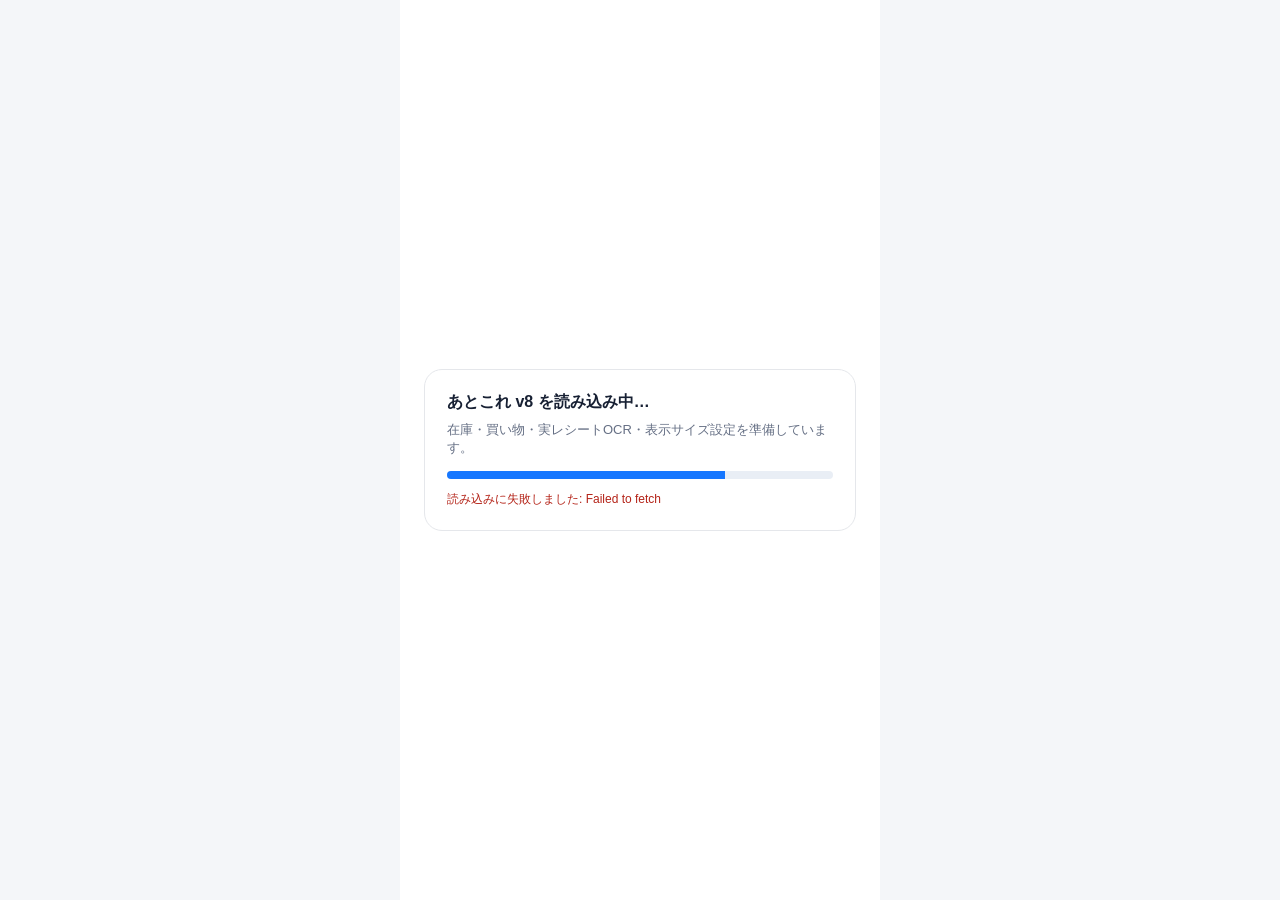
<file: atokore-trial-v8/index.html>
<!doctype html><html lang="ja"><head><meta charset="utf-8"><meta name="viewport" content="width=device-width,initial-scale=1,viewport-fit=cover"><title>あとこれ v8</title><style>body{font-family:-apple-system,BlinkMacSystemFont,"Hiragino Sans",sans-serif;margin:0;background:#f4f6f9;color:#172033}.loading{max-width:480px;margin:0 auto;min-height:100vh;background:#fff;display:grid;place-items:center;padding:24px;box-sizing:border-box}.card{width:100%;padding:22px;border:1px solid #e5e7eb;border-radius:18px;box-sizing:border-box}.bar{height:8px;border-radius:999px;background:#e9eef5;overflow:hidden;margin-top:14px}.bar i{display:block;height:100%;width:72%;background:#1677ff;animation:p 1.1s ease-in-out infinite alternate}@keyframes p{to{width:100%}}</style></head><body><div class="loading"><div class="card"><b>あとこれ v8 を読み込み中…</b><div style="font-size:13px;color:#667085;margin-top:8px">在庫・買い物・実レシートOCR・表示サイズ設定を準備しています。</div><div class="bar"><i></i></div><div id="err" style="font-size:12px;color:#b42318;margin-top:12px"></div></div></div><script>
(async()=>{const base='https://raw.githubusercontent.com/rodaisuki1023-alt/ig-public-assets/main/';const get=async p=>{const r=await fetch(base+p+'?v=8',{cache:'no-store'});if(!r.ok)throw new Error(p+' '+r.status);return r.text()};try{let [html,receipt,display]=await Promise.all([get('atokore-trial-v6/index.html'),get('atokore-trial-v7/receipt.js'),get('atokore-trial-v8/display.js')]);html=html.replace(/あとこれ 試用版 v6/g,'あとこれ 試用版 v8').replace(/試用版 v6/g,'試用版 v8').replace(/デモ解析→在庫反映/g,'写真をOCR解析→確認→在庫反映');const safe=s=>s.replace(/<\/script>/gi,'<\\/script>');const extra='<script>'+safe(receipt)+'<\/script><script>'+safe(display)+'<\/script>';document.open();document.write(html.replace('</body>',extra+'</body>'));document.close()}catch(e){console.error(e);document.getElementById('err').textContent='読み込みに失敗しました: '+e.message}})();
</script></body></html>
</file>
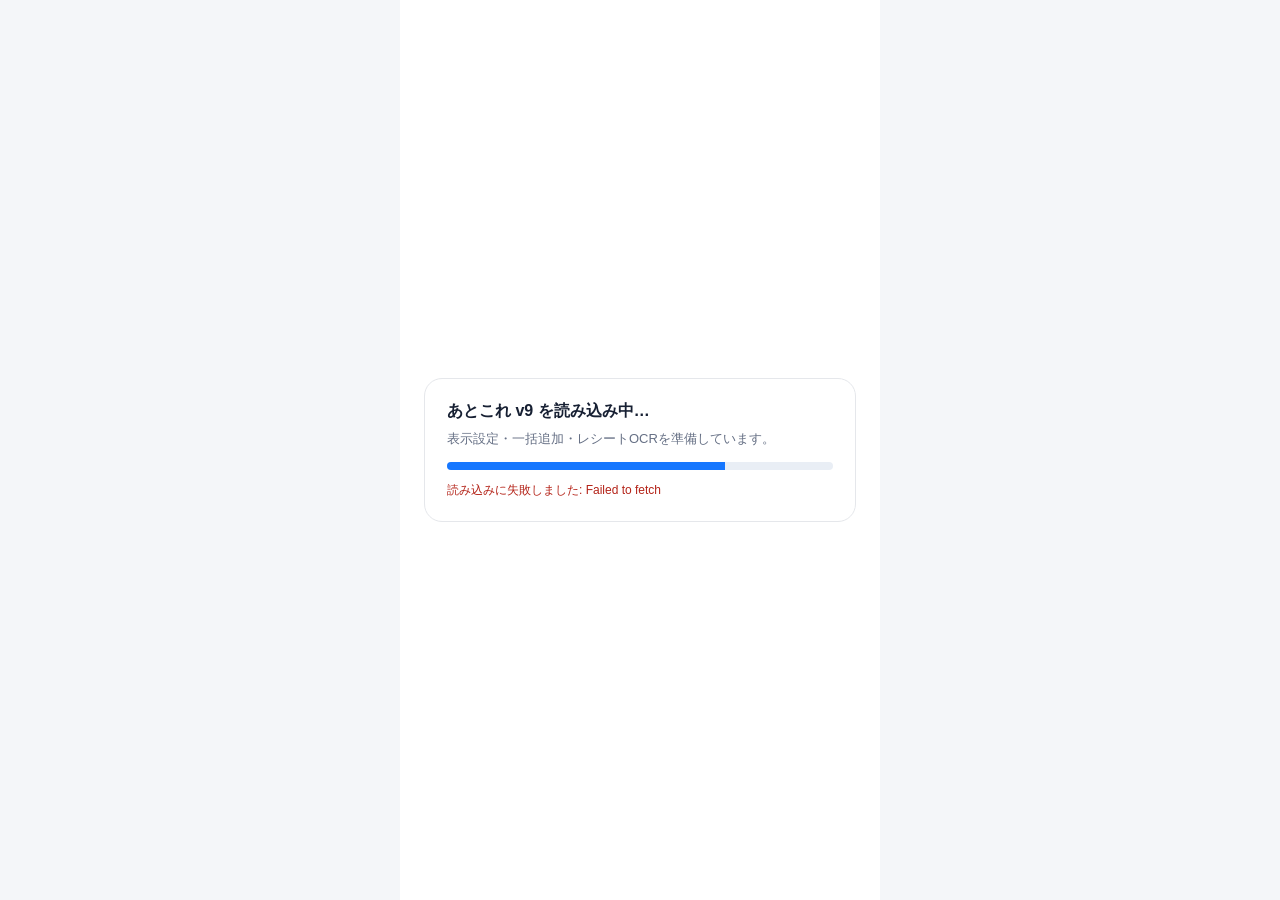
<file: atokore-trial-v9/index.html>
<!doctype html><html lang="ja"><head><meta charset="utf-8"><meta name="viewport" content="width=device-width,initial-scale=1,viewport-fit=cover"><title>あとこれ v9</title><style>body{font-family:-apple-system,BlinkMacSystemFont,"Hiragino Sans",sans-serif;margin:0;background:#f4f6f9;color:#172033}.loading{max-width:480px;margin:0 auto;min-height:100vh;background:#fff;display:grid;place-items:center;padding:24px;box-sizing:border-box}.card{width:100%;padding:22px;border:1px solid #e5e7eb;border-radius:18px;box-sizing:border-box}.bar{height:8px;border-radius:999px;background:#e9eef5;overflow:hidden;margin-top:14px}.bar i{display:block;height:100%;width:72%;background:#1677ff;animation:p 1.1s ease-in-out infinite alternate}@keyframes p{to{width:100%}}</style></head><body><div class="loading"><div class="card"><b>あとこれ v9 を読み込み中…</b><div style="font-size:13px;color:#667085;margin-top:8px">表示設定・一括追加・レシートOCRを準備しています。</div><div class="bar"><i></i></div><div id="err" style="font-size:12px;color:#b42318;margin-top:12px"></div></div></div><script>
(async()=>{
  const rev='69e96468e096bec94295e90774a98d74bb3cbb97';
  const base='https://raw.githubusercontent.com/rodaisuki1023-alt/ig-public-assets/'+rev+'/';
  const get=async p=>{const r=await fetch(base+p,{cache:'no-store'});if(!r.ok)throw new Error(p+' '+r.status);return r.text()};
  try{
    let [html,receipt,display,bulk]=await Promise.all([
      get('atokore-trial-v6/index.html'),
      get('atokore-trial-v7/receipt.js'),
      get('atokore-trial-v8/display.js'),
      get('atokore-trial-v9/bulk.js')
    ]);
    html=html.replace(/あとこれ 試用版 v6/g,'あとこれ 試用版 v9').replace(/試用版 v6/g,'試用版 v9').replace(/デモ解析→在庫反映/g,'写真をOCR解析→確認→在庫反映');
    const os='<scr'+'ipt>',cs='</scr'+'ipt>';
    const extra=os+receipt+cs+os+display+cs+os+bulk+cs;
    document.open();document.write(html.replace('</body>',extra+'</body>'));document.close();
  }catch(e){console.error(e);document.getElementById('err').textContent='読み込みに失敗しました: '+e.message;}
})();
</script></body></html>
</file>
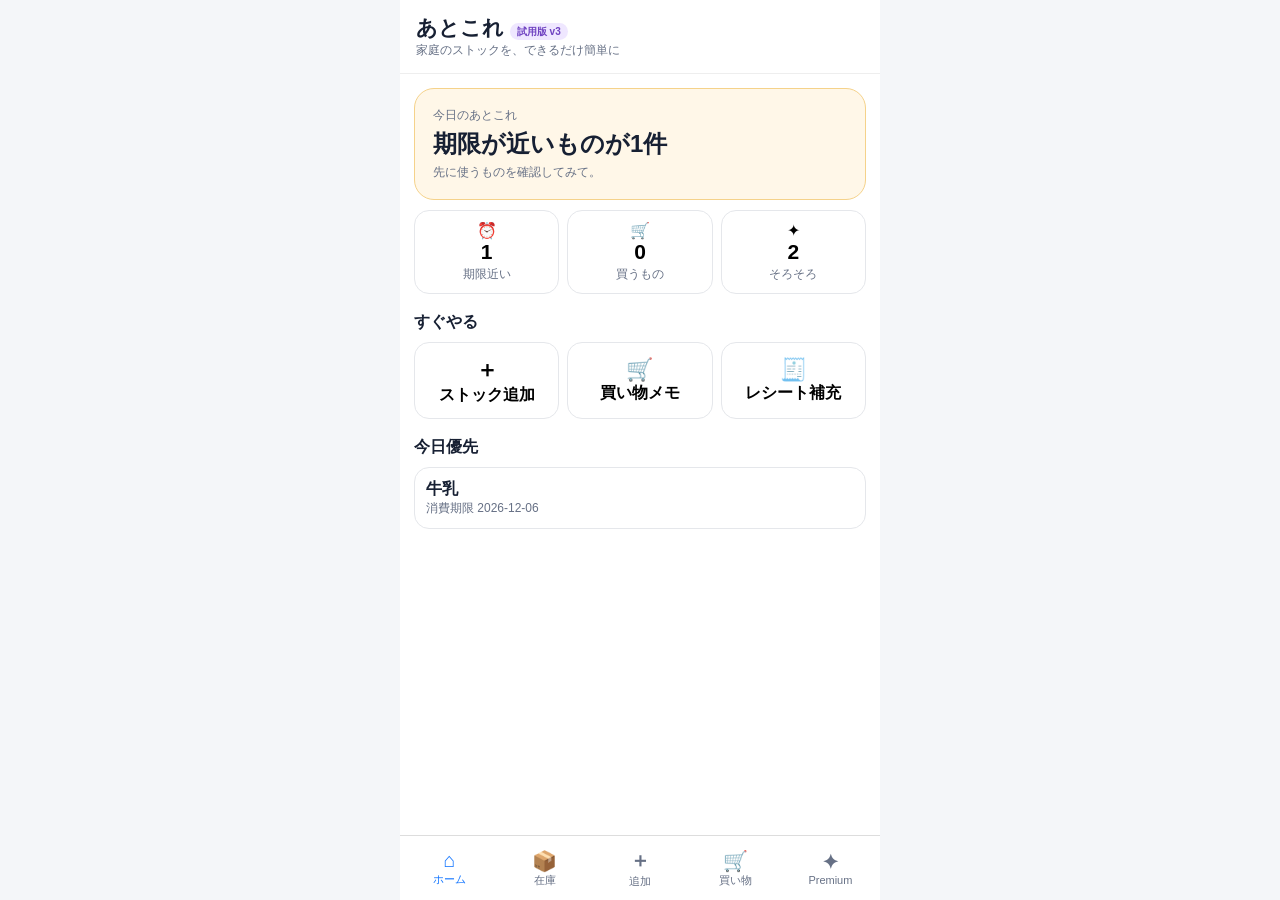
<file: atokore-trial/index.html>
<!doctype html><html lang="ja"><head><meta charset="utf-8"><meta name="viewport" content="width=device-width,initial-scale=1,viewport-fit=cover"><title>あとこれ 試用版 v3</title><style>
*{box-sizing:border-box}body{margin:0;background:#f4f6f9;font-family:-apple-system,BlinkMacSystemFont,"Hiragino Sans",sans-serif;color:#172033}.app{max-width:480px;margin:auto;min-height:100vh;background:#fff;padding-bottom:86px}.top{position:sticky;top:0;z-index:9;background:#fff;padding:14px 16px;border-bottom:1px solid #eee}.top h1{margin:0;font-size:21px}.sub,.meta,.muted{font-size:12px;color:#667085}.content{padding:14px}.page{display:none}.page.on{display:block}.hero{padding:18px;border-radius:20px;background:#eef6ff;border:1px solid #dceaff}.hero.warn{background:#fff7e8;border-color:#f5d28a}.hero h2{font-size:24px;margin:4px 0}.metrics{display:grid;grid-template-columns:repeat(3,1fr);gap:8px;margin-top:10px}.metric,.quick button,.product,.chip,.btn,.icon{border:0;font:inherit}.metric{padding:10px;border:1px solid #e5e7eb;border-radius:15px;background:#fff;text-align:center}.metric b{display:block;font-size:21px}.section{font-weight:900;margin:18px 0 9px}.quick{display:grid;grid-template-columns:repeat(3,1fr);gap:8px}.quick button{padding:12px 6px;border:1px solid #e5e7eb;border-radius:15px;background:#fff;font-weight:800}.quick strong{display:block;font-size:22px}.row{display:flex;gap:10px;align-items:center;border:1px solid #e5e7eb;border-radius:15px;padding:11px;margin:8px 0;background:#fff}.selectedRow{border-color:#1677ff;background:#f4f8ff}.bulkbar{display:flex;gap:8px;align-items:center;flex-wrap:wrap}.bulkbar .btn{flex:1;min-width:120px}.grow{flex:1;min-width:0}.name{font-weight:850}.qty{display:flex;align-items:center;gap:6px}.qty b{min-width:46px;text-align:center}.icon{width:38px;height:38px;border-radius:11px;background:#eef2f7;font-size:19px}.btn{background:#1677ff;color:#fff;padding:11px 13px;border-radius:12px;font-weight:850}.ghost{background:#eef2f7;color:#25324a}.danger{background:#fff0f0;color:#b42318}.field{margin:11px 0}.label{font-size:13px;font-weight:850;margin-bottom:5px}.field input,.field select,.field textarea{width:100%;padding:12px;border:1px solid #d9dee7;border-radius:12px;font-size:16px;background:#fff}.chips{display:flex;gap:7px;overflow:auto;margin:8px 0}.chip{white-space:nowrap;padding:8px 11px;border:1px solid #dfe4ea;border-radius:999px;background:#fff}.chip.on{background:#1677ff;color:#fff}.products{display:grid;grid-template-columns:1fr 1fr;gap:7px}.product{text-align:left;padding:10px;border:1px solid #dfe4ea;border-radius:11px;background:#fff}.hide{display:none}.detail{border:1px solid #e5e7eb;border-radius:14px;padding:10px;background:#fbfcfe}.detail summary{font-weight:850}.premium{background:linear-gradient(135deg,#faf7ff,#eef5ff);border-color:#d9ceff}.empty{padding:14px;border:1px dashed #d6dbe3;border-radius:14px;text-align:center;color:#667085;font-size:13px}.tabs{position:fixed;bottom:0;left:50%;transform:translateX(-50%);width:min(480px,100%);display:grid;grid-template-columns:repeat(5,1fr);background:#fff;border-top:1px solid #ddd;padding:5px 2px calc(5px + env(safe-area-inset-bottom));z-index:20}.tab{border:0;background:none;padding:6px 2px;color:#667085;font-size:11px}.tab b{display:block;font-size:20px}.tab.on{color:#1677ff}.modal{position:fixed;inset:0;background:#0006;display:none;align-items:flex-end;z-index:50}.modal.on{display:flex}.sheet{width:min(480px,100%);max-height:88vh;overflow:auto;background:#fff;border-radius:22px 22px 0 0;padding:18px 16px 26px}.badge{font-size:10px;padding:3px 7px;border-radius:999px;background:#efe7ff;color:#6f42c1;font-weight:850}.close{float:right;border:0;background:#eef2f7;border-radius:10px;padding:7px 10px}
</style></head><body><div class="app"><header class="top"><h1>あとこれ <span class="badge">試用版 v3</span></h1><div class="sub">家庭のストックを、できるだけ簡単に</div></header><main class="content">
<section id="pg-home" class="page on"><div id="homeHero" class="hero"><div class="muted">今日のあとこれ</div><h2 id="heroTitle">今日は急ぎなし</h2><div id="heroText" class="muted"></div></div><div class="metrics"><button class="metric" onclick="go('stock')">⏰<b id="mExp">0</b><span class="muted">期限近い</span></button><button class="metric" onclick="go('buy')">🛒<b id="mBuy">0</b><span class="muted">買うもの</span></button><button class="metric" onclick="showPremium('predict')">✦<b id="mPred">0</b><span class="muted">そろそろ</span></button></div><div class="section">すぐやる</div><div class="quick"><button onclick="go('add')"><strong>＋</strong>ストック追加</button><button onclick="go('buy')"><strong>🛒</strong>買い物メモ</button><button onclick="showPremium('receipt')"><strong>🧾</strong>レシート補充</button></div><div id="urgentWrap"><div class="section">今日優先</div><div id="urgentList"></div></div></section>
<section id="pg-stock" class="page"><div class="field"><input id="stockSearch" placeholder="品名を検索" oninput="renderStock()"></div><div class="row"><div class="grow"><div class="name">在庫からまとめて買い物へ</div><div class="meta">複数の商品を選んで一括追加できます</div></div><button id="stockSelectToggle" class="btn ghost" onclick="toggleStockSelect()">まとめて選ぶ</button></div><div id="stockBulkActions" class="bulkbar hide"><button class="btn ghost" onclick="selectAllVisible()">表示中を全選択</button><button id="stockBulkMove" class="btn" onclick="moveSelectedToBuy()">選択した0件を買い物へ</button><button class="btn ghost" onclick="clearBulkSelection()">選択解除</button></div><div id="catChips" class="chips"></div><div id="stockList"></div></section>
<section id="pg-add" class="page"><div class="section">商品を追加</div><div class="field"><div class="label">カテゴリー</div><select id="addCat" onchange="renderCatalog()"><option>食料品</option><option>日用品</option><option>衛生・薬</option><option>ベビー</option><option>子ども</option><option>衣類</option><option>家電・生活用品</option><option>防災</option></select></div><div class="field"><div class="label">商品検索 / 手動入力</div><input id="addName" placeholder="例：牛乳、オムツ" oninput="onNameInput()"></div><div id="catalog" class="products"></div><div class="field"><div class="label">個数・数量</div><input id="addQty" type="number" min="0" step="1" value="1"></div><div class="field"><div class="label">単位</div><select id="addUnit"><option>個</option><option>本</option><option>袋</option><option>箱</option><option>パック</option><option>枚</option><option>g</option><option>kg</option><option>ml</option><option>L</option></select><div class="muted">商品に合わせて自動選択。肉・魚はg / kgへ変更できます。</div></div><div class="field"><div class="label">期限の種類</div><select id="addExpType" onchange="toggleExp()"><option>期限なし</option><option>賞味期限</option><option>消費期限</option><option>使用期限</option></select></div><div id="addExpWrap" class="field hide"><div class="label">期限日</div><input id="addExp" type="date"></div><details class="detail"><summary>＋ 詳細を入力</summary><div class="field"><div class="label">購入日</div><input id="addPurchase" type="date"></div><div class="field"><div class="label">購入価格</div><input id="addPrice" type="number" placeholder="例：398"></div><div class="field"><div class="label">購入店舗</div><input id="addStore" placeholder="例：イオン"></div><div class="field"><div class="label">保管場所</div><select id="addPlace"><option>冷蔵庫</option><option>冷凍庫</option><option>パントリー</option><option>洗面所</option><option>トイレ</option><option>収納</option><option>防災収納</option><option>その他</option></select></div><div class="field"><div class="label">メモ</div><textarea id="addMemo" rows="2"></textarea></div></details><button class="btn" style="width:100%;margin-top:12px" onclick="registerItem()">この内容で登録</button></section>
<section id="pg-buy" class="page"><div class="section">買い物リスト</div><div class="row"><div class="grow"><input id="buyName" style="width:100%;border:0;font-size:16px" placeholder="買うものを入力"></div><button class="btn" onclick="addBuy()">追加</button></div><div id="buyList"></div></section>
<section id="pg-premium" class="page"><div class="section">Premiumを試す</div><div class="row premium" onclick="showPremium('receipt')"><div class="grow"><div class="name">🧾 レシート一括補充</div><div class="meta">デモ解析→在庫反映</div></div>›</div><div class="row premium" onclick="showPremium('predict')"><div class="grow"><div class="name">📈 消費予測</div><div class="meta">そろそろ買い時を提案</div></div>›</div><div class="row premium" onclick="showPremium('qr')"><div class="grow"><div class="name">▦ 収納QR</div><div class="meta">保管場所ごとの在庫確認</div></div>›</div><div class="row premium" onclick="showPremium('money')"><div class="grow"><div class="name">💰 節約レポート</div><div class="meta">在庫金額や節約効果</div></div>›</div></section>
</main><nav class="tabs"><button class="tab on" data-p="home" onclick="go('home')"><b>⌂</b>ホーム</button><button class="tab" data-p="stock" onclick="go('stock')"><b>📦</b>在庫</button><button class="tab" data-p="add" onclick="go('add')"><b>＋</b>追加</button><button class="tab" data-p="buy" onclick="go('buy')"><b>🛒</b>買い物</button><button class="tab" data-p="premium" onclick="go('premium')"><b>✦</b>Premium</button></nav></div><div id="modal" class="modal" onclick="if(event.target===this)closeM()"><div id="sheet" class="sheet"></div></div>
<script>
const $=id=>document.getElementById(id); const C={"食料品":["牛乳","卵","食パン","米","納豆","豆腐","ヨーグルト","豚肉","鶏肉","牛肉","鮭","玉ねぎ","にんじん","じゃがいも","味噌","醤油","冷凍うどん"],"日用品":["ティッシュ","トイレットペーパー","洗濯洗剤","柔軟剤","ゴミ袋","キッチンペーパー","食器用洗剤"],"衛生・薬":["マスク","絆創膏","消毒液","歯磨き粉","常備薬","生理用品"],"ベビー":["オムツ","おしりふき","ベビーソープ","ミルク","離乳食"],"子ども":["クレヨン","画用紙","のり","園用ティッシュ"],"衣類":["肌着","靴下","パジャマ","靴"],"家電・生活用品":["単3電池","単4電池","電球","充電ケーブル","フィルター","カセットボンベ"],"防災":["水","非常食","簡易トイレ","懐中電灯","乾電池"]};
const unitOf=n=>/豚肉|鶏肉|牛肉|鮭|肉|魚/.test(n)?"g":/米$|お米/.test(n)?"kg":/牛乳|水|醤油|洗剤|柔軟剤|ソープ|ミルク/.test(n)?"本":/オムツ|ゴミ袋/.test(n)?"袋":/おしりふき/.test(n)?"パック":/ティッシュ/.test(n)?"箱":/卵/.test(n)?"個":"個";
const today=()=>new Date().toISOString().slice(0,10); const plus=d=>{let x=new Date();x.setDate(x.getDate()+d);return x.toISOString().slice(0,10)}; const days=s=>!s?999:Math.ceil((new Date(s+'T23:59:59')-new Date())/86400000);
let items=[{id:1,name:"牛乳",cat:"食料品",qty:1,unit:"本",place:"冷蔵庫",expType:"消費期限",exp:plus(2),price:218,usage:7},{id:2,name:"オムツ",cat:"ベビー",qty:2,unit:"袋",place:"収納",usage:8},{id:3,name:"卵",cat:"食料品",qty:6,unit:"個",place:"冷蔵庫",expType:"賞味期限",exp:plus(5),usage:6}],buys=[]; try{const s=JSON.parse(localStorage.getItem('atokoreTrialV2')||'null');if(s){items=s.items||items;buys=s.buys||[]}}catch(e){}
function save(){try{localStorage.setItem('atokoreTrialV2',JSON.stringify({items,buys}))}catch(e){}} function go(p){document.querySelectorAll('.page').forEach(x=>x.classList.remove('on'));$('pg-'+p).classList.add('on');document.querySelectorAll('.tab').forEach(x=>x.classList.toggle('on',x.dataset.p===p));render();if(p==='add')renderCatalog()} function render(){renderHome();renderStock();renderBuy()}
function renderHome(){const near=items.filter(x=>x.exp&&days(x.exp)<=3),pred=items.filter(x=>(x.usage||0)/(x.qty+1)>1.2);$('mExp').textContent=near.length;$('mBuy').textContent=buys.length;$('mPred').textContent=pred.length;$('homeHero').className='hero'+(near.length?' warn':'');$('heroTitle').textContent=near.length?`期限が近いものが${near.length}件`:buys.length?`買うものが${buys.length}件`:'今日は急ぎなし';$('heroText').textContent=near.length?'先に使うものを確認してみて。':buys.length?'買い物リストを確認してみて。':'ストックは落ち着いています。';$('urgentWrap').style.display=near.length?'block':'none';$('urgentList').innerHTML=near.map(x=>`<div class="row"><div class="grow"><div class="name">${x.name}</div><div class="meta">${x.expType} ${x.exp}</div></div></div>`).join('')}
let filter='すべて',stockSelectMode=false,stockSelected=new Set(); function visibleStock(){const q=($('stockSearch')?.value||'').trim();return items.filter(x=>(filter==='すべて'||x.cat===filter)&&(!q||x.name.includes(q)))} function renderStock(){const cats=['すべて',...new Set(items.map(x=>x.cat))];$('catChips').innerHTML=cats.map(c=>`<button class="chip ${c===filter?'on':''}" onclick="setFilter('${c}')">${c}</button>`).join('');const arr=visibleStock();$('stockSelectToggle').textContent=stockSelectMode?'選択を終了':'まとめて選ぶ';$('stockBulkActions').classList.toggle('hide',!stockSelectMode);$('stockBulkMove').textContent=`選択した${stockSelected.size}件を買い物へ`;$('stockList').innerHTML=arr.length?arr.map(x=>{const picked=stockSelected.has(x.id);const selectBox=stockSelectMode?`<input type="checkbox" ${picked?'checked':''} onclick="event.stopPropagation();toggleStockPick(${x.id})" style="width:22px;height:22px">`:'';const controls=stockSelectMode?`<div class="qty"><b>${x.qty}${x.unit}</b></div>`:`<div class="qty"><button class="icon" onclick="adj(${x.id},-1)">−</button><b>${x.qty}${x.unit}</b><button class="icon" onclick="adj(${x.id},1)">＋</button></div><button class="icon danger" onclick="delItem(${x.id})">×</button>`;return `<div class="row ${picked?'selectedRow':''}" ${stockSelectMode?`onclick="toggleStockPick(${x.id})"`:''}>${selectBox}<div class="grow"><div class="name">${x.name}</div><div class="meta">${x.cat}・${x.place||'未設定'}${x.exp?'・'+x.expType+' '+x.exp:''}</div></div>${controls}</div>`}).join(''):'<div class="empty">該当なし</div>'} function setFilter(c){filter=c;renderStock()} function toggleStockSelect(){stockSelectMode=!stockSelectMode;stockSelected.clear();renderStock()} function toggleStockPick(id){if(!stockSelectMode)return;stockSelected.has(id)?stockSelected.delete(id):stockSelected.add(id);renderStock()} function selectAllVisible(){visibleStock().forEach(x=>stockSelected.add(x.id));renderStock()} function clearBulkSelection(){stockSelected.clear();renderStock()} function buyStep(unit){return unit==='g'||unit==='ml'?100:1} function moveSelectedToBuy(){if(!stockSelected.size){alert('商品を選んでください');return}let added=0;stockSelected.forEach(id=>{const x=items.find(v=>v.id===id);if(!x)return;const step=buyStep(x.unit);let b=buys.find(v=>v.stockId===x.id||(v.name===x.name&&v.unit===x.unit));if(b)b.qty+=step;else buys.push({id:Date.now()+id,name:x.name,qty:step,unit:x.unit,stockId:x.id});added++});save();stockSelected.clear();stockSelectMode=false;render();alert(`${added}件を買い物リストに追加しました`);go('buy')} function adj(id,d){const x=items.find(v=>v.id===id);if(!x)return;x.qty=Math.max(0,(+x.qty||0)+d);if(d<0)x.usage=(x.usage||0)+1;save();render()}
function renderCatalog(){const cat=$('addCat').value,q=$('addName').value.trim();$('catalog').innerHTML=(C[cat]||[]).filter(n=>!q||n.includes(q)).slice(0,18).map(n=>`<button class="product" onclick="pickItem('${n}')">${n}<div class="muted">単位 ${unitOf(n)}</div></button>`).join('')} function onNameInput(){const n=$('addName').value.trim();if(n)$('addUnit').value=unitOf(n);renderCatalog()} function pickItem(n){$('addName').value=n;$('addUnit').value=unitOf(n);const q=$('addQty');q.scrollIntoView({behavior:'smooth',block:'center'});setTimeout(()=>{q.focus();q.select()},200)} function toggleExp(){$('addExpWrap').classList.toggle('hide',$('addExpType').value==='期限なし')}
function registerItem(){const n=$('addName').value.trim();if(!n){alert('商品名を入力してください');return}const qty=Number($('addQty').value);if(!Number.isFinite(qty)||qty<0){alert('数量を確認してください');return}const obj={id:Date.now(),name:n,cat:$('addCat').value,qty:qty,unit:$('addUnit').value,expType:$('addExpType').value,exp:$('addExpType').value==='期限なし'?'':$('addExp').value,purchase:$('addPurchase').value,price:Number($('addPrice').value)||0,store:$('addStore').value.trim(),place:$('addPlace').value,memo:$('addMemo').value.trim(),usage:1};items.push(obj);save();$('addName').value='';$('addQty').value='1';$('addExpType').value='期限なし';$('addExp').value='';toggleExp();renderCatalog();render();alert('登録しました');go('stock')}
function delItem(id){if(!confirm('この商品を削除しますか？'))return;items=items.filter(x=>x.id!==id);save();render()} function addBuy(){const n=$('buyName').value.trim();if(!n)return;const b=buys.find(x=>x.name===n);if(b)b.qty++;else buys.push({id:Date.now(),name:n,qty:1,unit:unitOf(n)});$('buyName').value='';save();renderBuy()} function renderBuy(){$('buyList').innerHTML=buys.length?buys.map(b=>`<div class="row"><input type="checkbox" class="buyCheck" value="${b.id}"><div class="grow"><div class="name">${b.name}</div></div><div class="qty"><button class="icon" onclick="badj(${b.id},-1)">−</button><b>${b.qty}${b.unit}</b><button class="icon" onclick="badj(${b.id},1)">＋</button></div><button class="icon danger" onclick="bdel(${b.id})">×</button></div>`).join('')+`<button class="btn" style="width:100%;margin-top:10px" onclick="bought()">選択した商品を購入済みにする</button>`:'<div class="empty">買うものはありません</div>'} function badj(id,d){const b=buys.find(x=>x.id===id);if(!b)return;const step=buyStep(b.unit);b.qty=Math.max(step,b.qty+d*step);save();renderBuy()} function bdel(id){buys=buys.filter(x=>x.id!==id);save();renderBuy()} function bought(){const ids=[...document.querySelectorAll('.buyCheck:checked')].map(x=>Number(x.value));if(!ids.length){alert('商品を選んでください');return}ids.forEach(id=>{const b=buys.find(x=>x.id===id);if(!b)return;let x=items.find(v=>v.name===b.name&&v.unit===b.unit);if(x)x.qty+=b.qty;else items.push({id:Date.now()+id,name:b.name,cat:'その他',qty:b.qty,unit:b.unit,usage:1})});buys=buys.filter(x=>!ids.includes(x.id));save();render();alert('在庫へ反映しました')}
function openM(html){$('sheet').innerHTML=html;$('modal').classList.add('on')} function closeM(){$('modal').classList.remove('on')} function showPremium(k){if(k==='receipt')openM(`<button class="close" onclick="closeM()">閉じる</button><h2>🧾 レシート一括補充</h2><p class="muted">試用版はデモ解析です。</p><button class="btn" style="width:100%" onclick="applyReceipt()">牛乳2本・卵1パックを反映</button>`);if(k==='predict'){const a=[...items].sort((a,b)=>(b.usage||0)/(b.qty+1)-(a.usage||0)/(a.qty+1)).slice(0,6);openM(`<button class="close" onclick="closeM()">閉じる</button><h2>📈 消費予測</h2>${a.map(x=>`<div class="row"><div class="grow"><div class="name">${x.name}</div><div class="meta">そろそろ度 ${Math.min(99,Math.round((x.usage||1)/(x.qty+1)*20))}%</div></div><button class="btn" onclick="premiumBuy(${x.id})">買う</button></div>`).join('')}`)}if(k==='qr'){const ps=[...new Set(items.map(x=>x.place||'未設定'))];openM(`<button class="close" onclick="closeM()">閉じる</button><h2>▦ 収納QR</h2>${ps.map(p=>`<div class="row"><div class="grow"><div class="name">${p}</div><div class="meta">${items.filter(x=>(x.place||'未設定')===p).map(x=>x.name+' '+x.qty+x.unit).join(' / ')||'登録なし'}</div></div></div>`).join('')}`)}if(k==='money'){const v=items.reduce((s,x)=>s+(x.price||0)*Math.max(1,x.qty||1),0);openM(`<button class="close" onclick="closeM()">閉じる</button><h2>💰 節約レポート</h2><div class="metrics"><div class="metric"><b>¥${v.toLocaleString()}</b><span class="muted">推定在庫金額</span></div><div class="metric"><b>${items.filter(x=>x.price>0).length}</b><span class="muted">価格記録</span></div><div class="metric"><b>${items.length}</b><span class="muted">登録品</span></div></div>`)}} function premiumBuy(id){const x=items.find(v=>v.id===id);if(!x)return;const b=buys.find(v=>v.name===x.name);if(b)b.qty++;else buys.push({id:Date.now(),name:x.name,qty:1,unit:x.unit});save();render();alert('買い物リストに追加しました')} function applyReceipt(){let x=items.find(v=>v.name==='牛乳');if(x)x.qty+=2;else items.push({id:Date.now(),name:'牛乳',cat:'食料品',qty:2,unit:'本',place:'冷蔵庫',usage:1});let e=items.find(v=>v.name==='卵');if(e)e.qty+=1;else items.push({id:Date.now()+1,name:'卵',cat:'食料品',qty:1,unit:'パック',place:'冷蔵庫',usage:1});save();render();closeM();alert('レシート内容を在庫へ反映しました')}
$('addPurchase').value=today();renderCatalog();render();
</script></body></html>
</file>
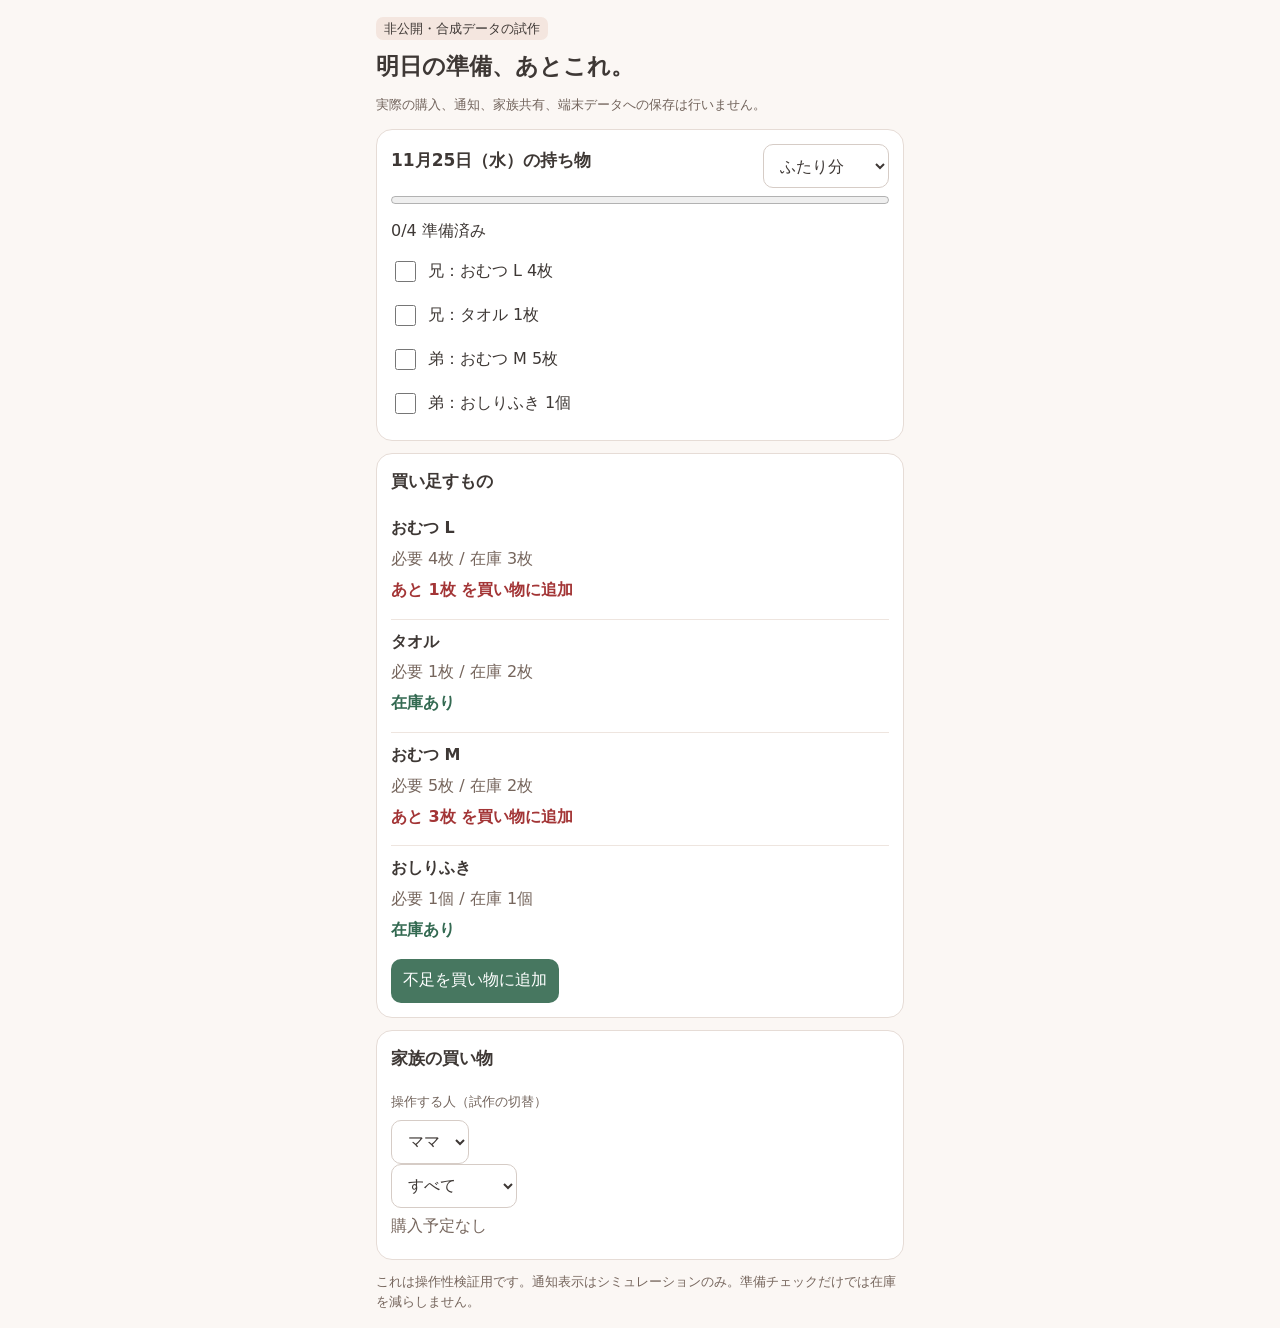
<file: proposals/atokore-family-prep-demo-v51.html>
<!doctype html>
<html lang="ja"><head><meta charset="utf-8"><meta name="viewport" content="width=device-width, initial-scale=1"><meta name="robots" content="noindex,nofollow"><title>あとこれ｜家族準備の試作</title>
<style>
*{box-sizing:border-box}body{margin:0;background:#fbf7f4;color:#3e3835;font:16px/1.55 system-ui,sans-serif}main{max-width:560px;margin:auto;padding:16px}h1{font-size:23px;margin:8px 0}h2{font-size:17px;margin:0 0 12px}p{margin:6px 0}small{color:#72645c}section{background:white;border:1px solid #e6dcd6;border-radius:16px;padding:14px;margin:12px 0}button,select{font:inherit;min-height:44px;border-radius:10px;border:1px solid #d6ccc6;background:white;padding:8px 12px;color:inherit}button{cursor:pointer}button.primary{background:#477760;color:white;border:0}button:disabled{opacity:.6;cursor:default}button:focus-visible,select:focus-visible,input:focus-visible{outline:3px solid #477760;outline-offset:2px}label.check{display:flex;gap:9px;align-items:center;min-height:44px}input[type=checkbox]{width:21px;height:21px;flex:none;accent-color:#477760}.item{border-top:1px solid #eee5df;padding:10px 0;overflow-wrap:anywhere}.item:first-child{border:0}.split{display:flex;flex-wrap:wrap;gap:8px;align-items:center;justify-content:space-between}.muted{color:#76665d}.danger{color:#a33536;font-weight:650}.good{color:#346a52;font-weight:650}#notice{min-height:24px}#notice:empty{display:none}progress{width:100%;accent-color:#477760}.tag{font-size:13px;background:#f4e6df;padding:4px 8px;border-radius:7px}footer{font-size:13px;color:#76665d} 
</style></head><body><main><span class="tag">非公開・合成データの試作</span><h1>明日の準備、あとこれ。</h1><p><small>実際の購入、通知、家族共有、端末データへの保存は行いません。</small></p>
<section><div class="split"><h2>11月25日（水）の持ち物</h2><select id="child" aria-label="表示する子ども"><option value="all">ふたり分</option><option value="a">お兄ちゃん</option><option value="b">弟くん</option></select></div><progress id="progress" max="1" value="0" aria-label="準備の進み具合"></progress><p id="progressText" aria-live="polite"></p><div id="kit"></div></section>
<section><h2>買い足すもの</h2><div id="shortages"></div><button type="button" id="queue" class="primary">不足を買い物に追加</button></section>
<section><div class="split"><h2>家族の買い物</h2></div><p><small>操作する人（試作の切替）</small></p><select id="actor" aria-label="操作する家族"><option value="mama">ママ</option><option value="papa">パパ</option></select><div class="split"><select id="filter" aria-label="購入担当で絞り込み"><option value="all">すべて</option><option value="papa">パパ担当</option><option value="mama">ママ担当</option><option value="none">担当未設定</option></select></div><div id="shopping"></div><p id="notice" role="status"></p></section>
<footer>これは操作性検証用です。通知表示はシミュレーションのみ。準備チェックだけでは在庫を減らしません。</footer></main>
<script src="../atokore-live-v125/family-prep-v51.js"></script>
<script>
'use strict';
(() => {
const core=window.AtokorePrepProposal;
if(!core){document.querySelector('#notice').textContent='試作ロジックを読み込めません。';return;}
const $=id=>document.getElementById(id), date='2026-11-25';
const row=(id,name,stockId,unit,required)=>({id,name,stockId,unit,required});
const profiles=[{id:'a',week:{3:[row('diaper','おむつ L','l','枚',4),row('towel','タオル','t','枚',1)]}},{id:'b',week:{3:[row('diaper','おむつ M','m','枚',5),row('wipes','おしりふき','w','個',1)]}}];
const rows=core.planDay(profiles,date),done=new Set(),thanks=new Set();
const stocks=[{id:'l',name:'おむつ L',qty:3,unit:'枚'},{id:'m',name:'おむつ M',qty:2,unit:'枚'},{id:'t',name:'タオル',qty:2,unit:'枚'},{id:'w',name:'おしりふき',qty:1,unit:'個'}];
let buys=[],completed=[],seq=0;
const members=[{id:'mama',householdId:'demo',active:true},{id:'papa',householdId:'demo',active:true}], who=id=>id==='papa'?'パパ':'ママ';
function node(tag,text,cls){const e=document.createElement(tag);if(text!=null)e.textContent=text;if(cls)e.className=cls;return e}
function status(s){$('notice').textContent=s}
function render(){
 const visible=rows.filter(r=>$('child').value==='all'||$('child').value===r.profileId);
 $('progress').max=visible.length||1;$('progress').value=visible.filter(r=>done.has(r.instanceId)).length;
 $('progressText').textContent=$('progress').value+'/'+visible.length+' 準備済み';
 $('kit').replaceChildren();
 visible.forEach(r=>{const l=node('label',null,'check'),c=node('input');c.type='checkbox';c.checked=done.has(r.instanceId);c.addEventListener('change',()=>{if(c.checked)done.add(r.instanceId);else done.delete(r.instanceId);render()});l.append(c,node('span',(r.profileId==='a'?'兄：':'弟：')+r.name+' '+r.required+r.unit));$('kit').append(l)});
 const plan=core.shortagePlan(rows,stocks,buys);
 $('shortages').replaceChildren();
 for(const x of plan.items){const e=node('div',null,'item');e.append(node('strong',x.name),node('p','必要 '+x.required+x.unit+' / 在庫 '+x.available+x.unit,'muted'),node('p',x.status==='enough'?'在庫あり':x.status==='queued'?'購入予定あり・まだ不足':x.status==='shortage'?'あと '+x.additional+x.unit+' を買い物に追加':'確認が必要',x.status==='enough'?'good':'danger'));$('shortages').append(e)}
 $('queue').disabled=!plan.items.some(x=>x.status==='shortage'&&x.additional>0);
 $('shopping').replaceChildren();
 for(const b of buys.filter(b=>$('filter').value==='all'||$('filter').value===(b.assigneeId||'none'))){
 const e=node('div',null,'item');e.append(node('strong',b.name+' '+b.qty+b.unit));
 const actor=$('actor').value;
 const controls=node('div',null,'split'),sel=node('select');sel.setAttribute('aria-label',b.name+'の担当');
 for(const [v,l] of [['none','担当未設定'],['papa','パパ'],['mama','ママ']]){const o=node('option',l);o.value=v;sel.append(o)}sel.value=b.assigneeId||'none';
 sel.addEventListener('change',()=>{const p=core.assignmentPlan({householdId:'demo',buyId:b.id,actorId:actor,assigneeId:sel.value==='none'?null:sel.value,currentAssigneeId:b.assigneeId,revision:b.revision,members});if(p.status==='ready'){b.assigneeId=p.assigneeId;b.revision=p.revision;b.requesterId=actor;b.response=p.event?'pending':p.assigneeId?'accepted':null;status(p.event?'通知のイメージ：'+who(p.assigneeId)+'に買い物のお願い（送信なし）':'担当を変更しました')}render()});
 if(b.response)e.append(node('p',b.response==='pending'?'返事待ち':b.response==='declined'?'担当を再確認してください':'引き受け済み','muted'));
 if(b.response==='pending'&&b.assigneeId===actor){const r=b.revision;for(const [decision,label] of [['accept','買えるよ'],['decline','今回は難しい']]){const answer=node('button',label);answer.type='button';answer.addEventListener('click',()=>{if(!buys.includes(b))return;const q=core.assignmentResponsePlan({householdId:'demo',buyId:b.id,actorId:actor,assigneeId:b.assigneeId,requesterId:b.requesterId,revision:b.revision,expectedRevision:r,response:b.response,decision,members});if(q.status==='ready'){b.revision=q.revision;b.assigneeId=q.assigneeId;b.response=q.response;status('返事の通知イメージ（送信なし）：'+(decision==='accept'?'買えるよ':'今回は難しい'))}render()});controls.append(answer)}}
 const button=node('button','買った','primary');button.type='button';button.disabled=!!b.assigneeId&&b.assigneeId!==actor;button.addEventListener('click',()=>{if(!buys.includes(b)||b.assigneeId&&b.assigneeId!==actor)return;const s=stocks.find(x=>x.id===b.stockId&&x.unit===b.unit);if(!s)return;s.qty+=b.qty;buys=buys.filter(x=>x!==b);completed.push({...b,purchasedBy:actor});status('合成在庫に補充しました。実データは変更していません。');render()});controls.append(sel,button);e.append(controls);$('shopping').append(e)}
 if(!buys.length)$('shopping').append(node('p','購入予定なし','muted'));
 for(const b of completed){const e=node('div',null,'item split'),button=node('button',thanks.has(b.id)?'ありがとう済み':'ありがとう');button.type='button';button.disabled=thanks.has(b.id)||b.purchasedBy===$('actor').value;button.addEventListener('click',()=>{if(b.purchasedBy===$('actor').value||thanks.has(b.id))return;thanks.add(b.id);status('ありがとうの表示例（送信なし）');render()});e.append(node('span',b.name+' 購入済み','good'),button);$('shopping').append(e)}
}
$('queue').addEventListener('click',()=>{const p=core.shortagePlan(rows,stocks,buys);for(const x of p.items.filter(x=>x.status==='shortage'&&x.additional>0)){buys.push({id:'demo-'+(++seq),stockId:x.stockId,name:x.name,qty:x.additional,unit:x.unit,assigneeId:null,revision:0})}status('不足分を購入予定へ追加しました');render()});$('child').addEventListener('change',render);$('filter').addEventListener('change',render);$('actor').addEventListener('change',()=>{status('');render()});render();
})();
</script></body></html>
</file>
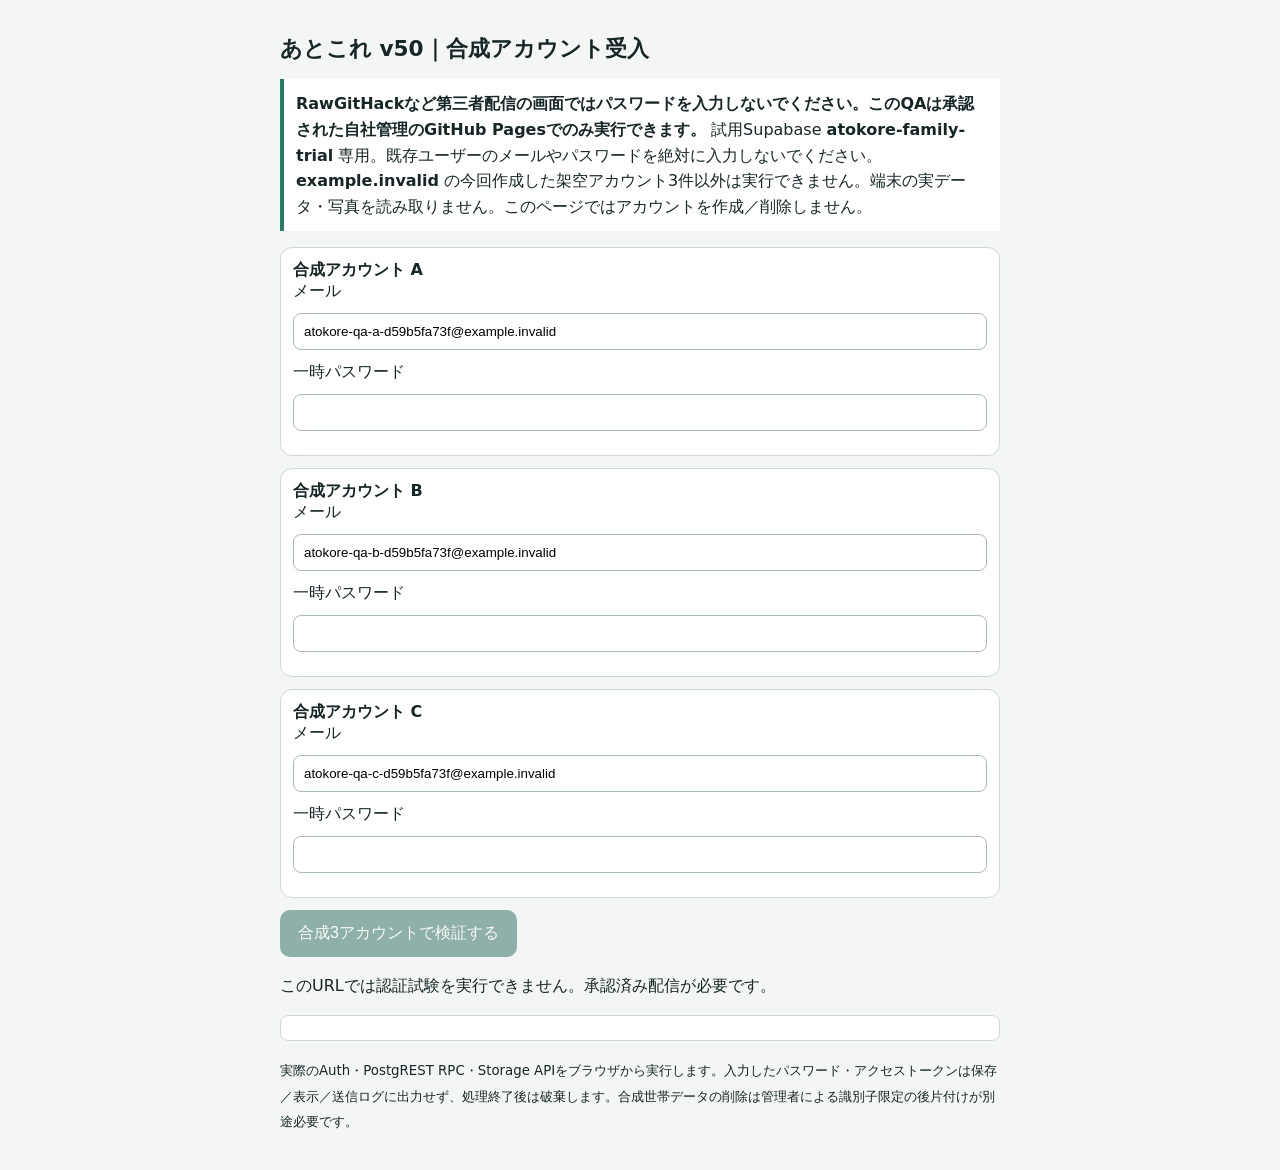
<file: tests/manual/atokore-v50-auth-qa.html>
<!doctype html>
<html lang="ja">
<head><meta charset="utf-8"/><meta name="referrer" content="no-referrer"/><meta http-equiv="Content-Security-Policy" content="default-src 'none'; script-src 'unsafe-inline'; style-src 'unsafe-inline'; connect-src https://vzyxurodowpjltwbgbyc.supabase.co; img-src data: blob:; base-uri 'none'; form-action 'none'"/><meta name="viewport" content="width=device-width, initial-scale=1"/>
<title>あとこれ v50 - 合成アカウント受入</title>
<style>
:root{font-family:system-ui,-apple-system,sans-serif;color-scheme:light}body{margin:0;background:#f4f6f5;color:#162626}main{max-width:720px;margin:auto;padding:20px}h1{font-size:1.35rem}p,small{line-height:1.6}.info{border-left:4px solid #287d65;padding:12px;background:white}.account{background:white;border:1px solid #ccd9d4;border-radius:12px;margin:12px 0;padding:12px}.account label{display:block;margin-bottom:6px}input{width:100%;max-width:100%;box-sizing:border-box;padding:10px;border-radius:8px;border:1px solid #aabbb4;margin:5px 0 12px}button{padding:13px 18px;background:#155c4e;color:white;border:0;border-radius:10px;font-size:1rem;cursor:pointer}button:disabled{opacity:.45;cursor:not-allowed}pre{font-size:12px;white-space:pre-wrap;overflow-wrap:anywhere;background:#fff;border:1px solid #ccd9d4;border-radius:8px;padding:12px}.pass{color:#126a39}.fail{color:#ac2e30}.warn{color:#865d00}
</style></head>
<body><main><h1>あとこれ v50｜合成アカウント受入</h1>
<p class="info"><strong>RawGitHackなど第三者配信の画面ではパスワードを入力しないでください。このQAは承認された自社管理のGitHub Pagesでのみ実行できます。</strong> 試用Supabase <strong>atokore-family-trial</strong> 専用。既存ユーザーのメールやパスワードを絶対に入力しないでください。<strong>example.invalid</strong> の今回作成した架空アカウント3件以外は実行できません。端末の実データ・写真を読み取りません。このページではアカウントを作成／削除しません。</p>
<div id="accounts"></div>
<button id="start" type="button">合成3アカウントで検証する</button>
<p id="status">未実行</p><pre id="result" aria-live="polite"></pre>
<p><small>実際のAuth・PostgREST RPC・Storage APIをブラウザから実行します。入力したパスワード・アクセストークンは保存／表示／送信ログに出力せず、処理終了後は破棄します。合成世帯データの削除は管理者による識別子限定の後片付けが別途必要です。</small></p>
</main>
<script>
(function(){
'use strict';
var REF='vzyxurodowpjltwbgbyc', COHORT='d59b5fa73f', BASE='https://'+REF+'.supabase.co';
var KEY="sb_publishable_26Owk0KT0uV4J0T64QZQyw_wIri_8Ui";
var roles=['a','b','c'];
var ids={a:'atokore-qa-a-'+COHORT+'@example.invalid',b:'atokore-qa-b-'+COHORT+'@example.invalid',c:'atokore-qa-c-'+COHORT+'@example.invalid'};
var container=document.getElementById('accounts');
roles.forEach(function(r){
var div=document.createElement('div'); div.className='account';
var heading=document.createElement('strong');heading.textContent='合成アカウント '+r.toUpperCase();
var label1=document.createElement('label');label1.textContent='メール';label1.htmlFor='email-'+r;
var email=document.createElement('input');email.type='email';email.id='email-'+r;email.autocomplete='off';email.value=ids[r];email.readOnly=true;
var label2=document.createElement('label');label2.textContent='一時パスワード';label2.htmlFor='password-'+r;
var password=document.createElement('input');password.type='password';password.id='password-'+r;password.autocomplete='off';password.spellcheck=false;
password.setAttribute('aria-describedby','error-'+r);
var error=document.createElement('p');error.id='error-'+r;error.className='fail';
error.hidden=true;error.setAttribute('role','alert');error.setAttribute('aria-live','polite');
password.addEventListener('input',function(){clearFieldError(r)});
div.append(heading,label1,email,label2,password,error);container.append(div);
});
var button=document.getElementById('start'), status=document.getElementById('status'), output=document.getElementById('result');
var runKey='atk_v50_qa_once_'+COHORT,alreadyStarted=false;
var allowedOrigin=location.origin==='https://rodaisuki1023-alt.github.io' &&
 location.pathname==='/ig-public-assets/tests/manual/atokore-v50-auth-qa.html';
if(!allowedOrigin){button.disabled=true;status.textContent='このURLでは認証試験を実行できません。承認済み配信が必要です。';}
function persistNonSecrets(){try{localStorage.setItem(runKey,output.textContent||'QA開始済み')}catch(e){}}
// The old QA prematurely persisted a marker for this one pre-network failure.
// Never unlock after ANY sign-in or household action has begun.
function onlyLegacyInputFailure(value){
 return value.includes('検証処理 : FAIL (only this cohort is allowed)') &&
 !value.includes('実Authログイン ') && !value.includes('A世帯作成') && !value.includes('HTTP ');
}
try{
 var oldNonSecrets=localStorage.getItem(runKey);
 if(oldNonSecrets&&onlyLegacyInputFailure(oldNonSecrets)){
  localStorage.removeItem(runKey);
  oldNonSecrets=null;
 }
 if(oldNonSecrets){output.textContent=oldNonSecrets;button.disabled=true;status.textContent='この合成テストは実行済みです。二重送信しません。'}
}catch(e){}
function emit(message){status.textContent=message}
function clearFieldError(role){
 var email=document.getElementById('email-'+role),password=document.getElementById('password-'+role),error=document.getElementById('error-'+role);
 if(error){error.textContent='';error.hidden=true}
 if(email)email.setAttribute('aria-invalid','false');
 if(password)password.setAttribute('aria-invalid','false');
}
function validateInputs(){
 var firstInvalid=null,credentials={};
 for(var role of roles){
  var email=document.getElementById('email-'+role);
  var password=document.getElementById('password-'+role);
  var error=document.getElementById('error-'+role);
  var reason='';
  if(!email||email.value!==ids[role])
   reason='合成アカウント '+role.toUpperCase()+'：メールが今回の試験用アドレスと一致しません。';
  else if(!password||password.value.length===0)
   reason='合成アカウント '+role.toUpperCase()+'：一時パスワードを入力してください。';
  if(reason){
   if(error){error.textContent=reason;error.hidden=false}
   if(email)email.setAttribute('aria-invalid',email.value!==ids[role]?'true':'false');
   if(password)password.setAttribute('aria-invalid','true');
   if(!firstInvalid)firstInvalid=email&&email.value!==ids[role]?email:password;
  }else{
   clearFieldError(role);
   credentials[role]=password.value;
  }
 }
 if(firstInvalid){
  emit('入力に問題があります。A・B・Cの該当欄を修正して再度実行してください。通信はしていません。');
  firstInvalid.focus();
  Object.keys(credentials).forEach(function(role){credentials[role]=null});
  return null;
 }
 return credentials;
}
function resultLine(name,pass,extra){var old=output.textContent;output.textContent=old+name+' : '+(pass===true?'PASS':pass===false?'FAIL':'UNTESTED')+(extra?' ('+extra+')':'')+'\n';persistNonSecrets()}
function assert(v,name){if(!v)throw new Error(name)}
function rpcDenied(r){return !!r&&r.status===403&&r.data?.code==='42501'}
function storageVerdict(r,owner){
 if(!r||r.network||!owner||owner.status!==200)return 'unexpected';
 if(r.status===401||r.status===403)return 'access_denied';
 var e=String(r.errorCode||'').toLowerCase();
 if((r.status===400||r.status===404)&&/(nosuchkey|not.found|object not found|404)/.test(e))
  return 'hidden_existing_path';
 return 'unexpected';
}
function photoMeta(r){
 return 'HTTP '+r.status+'; mode='+String(r.cacheMode||'-')+
 '; Cache-Control='+String(r.cacheControl||'-').slice(0,70)+
 '; Age='+String(r.age||'-').slice(0,20)+'; CDN='+String(r.cdn||'-').slice(0,30)+
 '; bytes='+String(r.bytes===undefined?'-':r.bytes)+
 '; SHA256='+String(r.bodyHash||'-').slice(0,64)+
 '; source='+String(r.source||'unknown');
}
function safeCode(response,parsed){return String(response.status)+(parsed&&typeof parsed.code==='string'?' '+parsed.code:'')}
async function req(url,method,data,session,contentType){
var headers={'apikey':KEY,'cache-control':'no-cache'};
if(session)headers.Authorization='Bearer '+session.access_token;
if(contentType!=='image/jpeg')headers['Content-Type']='application/json';
else headers['Content-Type']='image/jpeg';
var response=await fetch(BASE+url,{method:method,headers:headers,
body:data===undefined?undefined:(contentType==='image/jpeg'?data:JSON.stringify(data)),cache:'no-store',credentials:'omit'});
var parsed=null;
if(contentType==='image/jpeg'&&method==='GET')return {ok:response.ok,status:response.status,body:await response.blob()};
try{parsed=await response.json()}catch(e){parsed={}}
return {ok:response.ok,status:response.status,data:parsed,error:safeCode(response,parsed)};
}
async function signIn(email,password){
var r=await req('/auth/v1/token?grant_type=password','POST',{email:email,password:password},null);
assert(r.ok&&r.data&&r.data.access_token&&r.data.user&&r.data.user.id,'Auth sign-in declined '+r.error);
return {access_token:r.data.access_token,id:r.data.user.id};
}
async function rpc(user,name,body){
return await req('/rest/v1/rpc/'+name,'POST',body,user);
}
function urlPath(path){return path.split('/').map(encodeURIComponent).join('/')}
function outputInfo(meta){output.textContent+='\nSynthetic-only IDs for controlled database cleanup:\n'+JSON.stringify(meta,null,2)+'\n';persistNonSecrets()}
function mkId(){return 'qa_'+COHORT+'_item'}
async function sha(s){
var bytes=await crypto.subtle.digest('SHA-256',new TextEncoder().encode(s));
return Array.from(new Uint8Array(bytes)).map(function(x){return x.toString(16).padStart(2,'0')}).join('');
}
function tinyJpeg(){
var cvs=document.createElement('canvas');cvs.width=1;cvs.height=1;
cvs.getContext('2d').fillRect(0,0,1,1);
return new Promise(function(resolve,reject){cvs.toBlob(function(b){if(b&&b.type==='image/jpeg'&&b.size<81920)resolve(b);else reject(new Error('canvas jpeg unavailable'))},'image/jpeg',.75)});
}
async function hashBytes(bytes){
 var digest=await crypto.subtle.digest('SHA-256',bytes);
 return Array.from(new Uint8Array(digest)).map(function(b){return b.toString(16).padStart(2,'0')}).join('');
}
async function photoFetch(path,user,nonce,cacheMode){
 // A response for cache:default CANNOT be attributed to network or browser cache
 // by ordinary cross-origin JavaScript alone. Recheck the exact same URL using
 // cache:reload; use a separate fresh nonce + no-store for the decisive gate.
 var mode=cacheMode==='default'?'default':cacheMode==='reload'?'reload':'no-store';
 try{
  var url=BASE+'/storage/v1/object/authenticated/atokore-product-photos/'+urlPath(path)+'?qa='+nonce;
  var r=await fetch(url,{method:'GET',
   headers:Object.assign({apikey:KEY,Authorization:'Bearer '+user.access_token},
    mode==='default'?{}:{'cache-control':'no-cache'}),
   cache:mode,credentials:'omit',referrerPolicy:'no-referrer'});
  var errorCode='',bodyHash='',bytes=0;
  if(r.ok){
   var body=await r.arrayBuffer();
   bytes=body.byteLength;
   bodyHash=await hashBytes(body);
  }else{
   try{
    if(String(r.headers.get('content-type')||'').includes('json')){
     var e=await r.json();
     errorCode=[e.code,e.error,e.statusCode,e.message].filter(Boolean).map(String).join('|').slice(0,180);
    }
   }catch(e){errorCode='unreadable-error'}
  }
  return {status:r.status,ok:r.ok,errorCode,bodyHash,bytes,cacheMode:mode,
   source:mode==='default'?'cache_or_network_undetermined':'cache_bypass_requested',
   cacheControl:r.headers.get('cache-control'),age:r.headers.get('age'),
   cdn:r.headers.get('cf-cache-status')||r.headers.get('x-cache'),network:false};
 }catch(e){return {status:0,ok:false,errorCode:'network-error',cacheMode:mode,
  source:'request_failed',network:true}}
}
async function photoUpload(path,user){
var blob=await tinyJpeg();
var expectedHash=await hashBytes(await blob.arrayBuffer());
var r=await req('/storage/v1/object/atokore-product-photos/'+urlPath(path),'POST',blob,user,'image/jpeg');
r.expectedHash=expectedHash;r.expectedBytes=blob.size;
return r;
}
async function photoRemove(path,user){
return await req('/storage/v1/object/atokore-product-photos','DELETE',{prefixes:[path]},user);
}
async function start(){
if(!allowedOrigin){button.disabled=true;emit('第三者サイトでは認証情報を入力できません');return}
if(alreadyStarted){emit('再実行は禁止しています');return}
try{if(localStorage.getItem(runKey)){button.disabled=true;emit('このテストは実行済みです');return}}catch(e){}
// Check A/B/C before marking this run used or making any Supabase request.
var credentials=validateInputs();
if(!credentials)return;
alreadyStarted=true;
button.disabled=true;output.textContent='';emit('テスト中');persistNonSecrets();
var users={},aHh=null,cHh=null,photoPath=null,uploaded=false;
// The synthetic B password remains in this run's memory solely for a second Auth sign-in.
// Never persist or log it; clear it in finally even after an error.
var reauthBSecret=credentials.b;
var meta={cohort:COHORT,users:{},households:{},item:mkId(),photoPath:null};
try{
for(var i=0;i<roles.length;i++){
var role=roles[i],pass=credentials[role];
users[role]=await signIn(ids[role],pass);
credentials[role]=null;
meta.users[role]=users[role].id;
document.getElementById('password-'+role).value='';
resultLine('実Authログイン '+role.toUpperCase(),true);
}
for(var preRole of roles){
 var prior=await rpc(users[preRole],'hh_my',{});
 assert(prior.ok&&prior.data,'preflight failed '+preRole+' '+prior.error);
 if(prior.data.household&&prior.data.household.id){
  meta.households[preRole]=prior.data.household.id;
  throw new Error('合成世帯が残っています。二重作成は行いません');
 }
}
var r=await rpc(users.a,'hh_create',{p_name:'ATK-QA-'+COHORT+'-A',p_display_name:'QA A'});
assert(r.ok&&r.data&&r.data.household&&r.data.household.id,'A household '+r.error);
aHh=r.data.household.id;meta.households.a=aHh;resultLine('A世帯作成',true);
var inv=await rpc(users.a,'hh_invite_create',{});
assert(inv.ok&&inv.data.code,'A invite '+inv.error);
var join=await rpc(users.b,'hh_join',{p_code:inv.data.code,p_display_name:'QA B'});
resultLine('BがA家族に参加',join.ok&&join.data.household&&join.data.household.id===aHh);
assert(join.ok&&join.data.household&&join.data.household.id===aHh,'join B failed');
var op={op_id:crypto.randomUUID(),type:'create',kind:'item',id:mkId(),qty:2,fields:{name:'合成QAおむつ',unit:'袋'},ts:Date.now()};
var push=await rpc(users.a,'hh_push',{p_ops:[op],p_device:'qa-'+COHORT});
assert(push.ok&&push.data.results&&push.data.results[0]&&push.data.results[0].status==='applied','push A');
var seen=await rpc(users.b,'hh_pull',{p_since:0,p_limit:20});
var found=seen.ok&&seen.data.records.some(function(v){return v.id===mkId()&&v.qty===2});
resultLine('Bから在庫2袋が見える',found);assert(found,'B shared stock');
var h=await rpc(users.b,'hh_changes',{p_limit:20});
var bHistory=h.ok&&Array.isArray(h.data)&&
 h.data.some(function(x){return x.record_id===mkId()});
resultLine('Bの履歴にAの商品IDがある',bHistory,'HTTP '+h.status);
assert(bHistory,'B history positive control failed');
var fp=await sha('qa-'+COHORT);
var ca=await rpc(users.a,'hh_receipt_claim',{p_fingerprint:fp,p_force:false});
var cb=await rpc(users.b,'hh_receipt_claim',{p_fingerprint:fp,p_force:false});
resultLine('同世帯レシート重複回避',ca.ok&&ca.data.claimed===true&&cb.ok&&cb.data.claimed===false);

var newC=await rpc(users.c,'hh_create',{p_name:'ATK-QA-'+COHORT+'-C',p_display_name:'QA C'});
assert(newC.ok&&newC.data.household&&newC.data.household.id,'C household');
cHh=newC.data.household.id;meta.households.c=cHh;
var cview=await rpc(users.c,'hh_pull',{p_since:0,p_limit:20});
var cStockIsolated=cview.ok&&Array.isArray(cview.data?.records)&&
 !cview.data.records.some(function(v){return v.id===mkId()});
resultLine('別世帯からA在庫が見えない',cStockIsolated,'HTTP '+cview.status);
var cHistory=await rpc(users.c,'hh_changes',{p_limit:20});
var cHistoryIsolated=cHistory.ok&&Array.isArray(cHistory.data)&&
 !cHistory.data.some(function(v){return v.record_id===mkId()});
resultLine('別世帯CにAの商品履歴がない',cHistoryIsolated,'HTTP '+cHistory.status);
var cfp=await rpc(users.c,'hh_receipt_claim',{p_fingerprint:fp,p_force:false});
resultLine('別世帯のレシートは独立',cfp.ok&&cfp.data.claimed===true);
var cr=await rpc(users.c,'hh_remove_member',{p_user:users.b.id});
resultLine('他世帯がBを除外できない',cr.ok&&cr.data.removed===0);

photoPath=aHh+'/'+mkId()+'/'+crypto.randomUUID()+'.jpg';meta.photoPath=photoPath;
try{
var upl=await photoUpload(photoPath,users.a);
uploaded=upl.ok;resultLine('合成JPEGを安全なStorageへ登録',upl.ok,upl.ok?'':upl.error);
if(uploaded){
var fixedNonce='same-url-'+crypto.randomUUID();
var getA=await photoFetch(photoPath,users.a,'owner-'+crypto.randomUUID(),'no-store');
var getB=await photoFetch(photoPath,users.b,fixedNonce,'default');
var getC=await photoFetch(photoPath,users.c,'other-'+crypto.randomUUID(),'no-store');
resultLine('所有者Aの写真GET正常',getA.status===200,photoMeta(getA));
resultLine('除外前Bの写真GET正常',getB.status===200,photoMeta(getB));
var imageHashesMatch=getA.status===200&&getB.status===200&&
 getA.bodyHash===upl.expectedHash&&getB.bodyHash===upl.expectedHash&&
 getA.bytes===upl.expectedBytes&&getB.bytes===upl.expectedBytes;
resultLine('除外前A/B写真ハッシュがアップロードJPEGと一致',imageHashesMatch,
 'uploaded SHA256='+upl.expectedHash+' size='+upl.expectedBytes);
assert(imageHashesMatch,'synthetic photo hash mismatch');
var cVerdict=storageVerdict(getC,getA);
resultLine('他世帯Cの写真GET非公開',cVerdict!=='unexpected',photoMeta(getC)+' ['+cVerdict+']');
meta.fixedNonce=fixedNonce;
}
}catch(e){resultLine('写真HTTP試験',false,e.message.slice(0,90))}
var rem=await rpc(users.a,'hh_remove_member',{p_user:users.b.id});
resultLine('AがBを除外',rem.ok&&rem.data.removed===1);
assert(rem.ok&&rem.data.removed===1,'remove B');
for(var n of ['hh_pull','hh_changes','hh_push','hh_receipt_claim','hh_receipt_finish']){
var body=n==='hh_pull'?{p_since:0,p_limit:20}:n==='hh_changes'?{p_limit:20}:
n==='hh_push'?{p_ops:[],p_device:'qa-'+COHORT}:n==='hh_receipt_claim'?{p_fingerprint:fp,p_force:false}:{p_fingerprint:fp,p_done:true};
var deny=await rpc(users.b,n,body);
resultLine('除外後の旧JWTで'+n+'拒否',rpcDenied(deny),'HTTP '+deny.status+' SQLSTATE '+String(deny.data?.code||'-'));
}
if(uploaded){
var afterOwner=await photoFetch(photoPath,users.a,'owner-after-'+crypto.randomUUID(),'no-store');
var afterB=await photoFetch(photoPath,users.b,'fresh-'+crypto.randomUUID(),'no-store');
var sameB=await photoFetch(photoPath,users.b,meta.fixedNonce,'default');
var forcedB=await photoFetch(photoPath,users.b,meta.fixedNonce,'reload');
var freshVerdict=storageVerdict(afterB,afterOwner);
var forcedVerdict=storageVerdict(forcedB,afterOwner);
resultLine('除外後Aの写真アクセス正常・SHA256同一',
 afterOwner.status===200&&afterOwner.bodyHash===upl.expectedHash,photoMeta(afterOwner));
resultLine('除外後Bの新規URL/no-store取得拒否',freshVerdict!=='unexpected',
 photoMeta(afterB)+' ['+freshVerdict+']');
resultLine('除外後Bの同一URL/cache:reload取得拒否',forcedVerdict!=='unexpected',
 photoMeta(forcedB)+' ['+forcedVerdict+']');
resultLine('除外後Bの同一URL/cache:default（取得元は未確定）',null,
 photoMeta(sameB)+' [ブラウザキャッシュかネットワークかはHTTP 200だけでは判別不可]');
if(sameB.status===200)meta.revocationCacheWarning='同一URLのcache:defaultは200。reloadと新規URLの結果を優先して評価し、DevTools Networkで出所確認';
}
// Reauthenticate B with the SAME synthetic user via Auth API; compare the new
// access token's authorization separately from the old JWT's denial.
try{
var bReauthed=await signIn(ids.b,reauthBSecret);
var sameUser=bReauthed.id===users.b.id;
resultLine('Bが除外後にAuth再ログイン（同一UID）',sameUser);
if(sameUser){
 var postLoginRpc=await rpc(bReauthed,'hh_pull',{p_since:0,p_limit:20});
 resultLine('除外後Bの新JWTで在庫RPC拒否',rpcDenied(postLoginRpc),
  'HTTP '+postLoginRpc.status+' SQLSTATE '+String(postLoginRpc.data?.code||'-'));
 if(uploaded){
  var postLoginGet=await photoFetch(photoPath,bReauthed,'reauth-'+crypto.randomUUID(),'no-store');
  var postLoginVerdict=storageVerdict(postLoginGet,afterOwner);
  resultLine('除外後Bの新JWTで写真の新規GET拒否',postLoginVerdict!=='unexpected',
   photoMeta(postLoginGet)+' ['+postLoginVerdict+']');
 }
}
bReauthed.access_token='';
}catch(e){resultLine('除外後Bの再ログイン検証',false,
 String(e.message||e).slice(0,90))}
finally{reauthBSecret=null;}
emit('検証終了。合成データの管理者削除が必要です。');
}catch(e){resultLine('検証処理',false,(e.message||String(e)).slice(0,130));emit('エラー。合成データの管理者削除が必要です。')}
finally{
if(uploaded&&photoPath&&users.a){
try{var del=await photoRemove(photoPath,users.a);
meta.photoApiRemoved=del.ok&&(del.status===200||del.status===204);
resultLine('合成StorageオブジェクトのAPI削除',meta.photoApiRemoved,'HTTP '+del.status);
if(meta.photoApiRemoved){
 var afterDelete=await photoFetch(photoPath,users.a,'delete-check-'+crypto.randomUUID(),'no-store');
 var removed=(afterDelete.status===400||afterDelete.status===404)&&
  /(nosuchkey|not.found|object not found|404)/i.test(String(afterDelete.errorCode));
 resultLine('削除後Aの新規URLで画像不存在',removed,photoMeta(afterDelete));
 meta.photoGoneFromHttp=removed;
}
}catch(e){meta.photoApiRemoved=false;resultLine('合成StorageオブジェクトのAPI削除',false,'要確認')}}
outputInfo(meta);
Object.keys(users).forEach(function(k){users[k].access_token=''});
Object.keys(credentials).forEach(function(k){credentials[k]=null});
reauthBSecret=null;
roles.forEach(function(r){var field=document.getElementById('password-'+r);if(field)field.value=''});
button.disabled=true;
}}
button.addEventListener('click',start);
})();
</script>
</body></html>
</file>
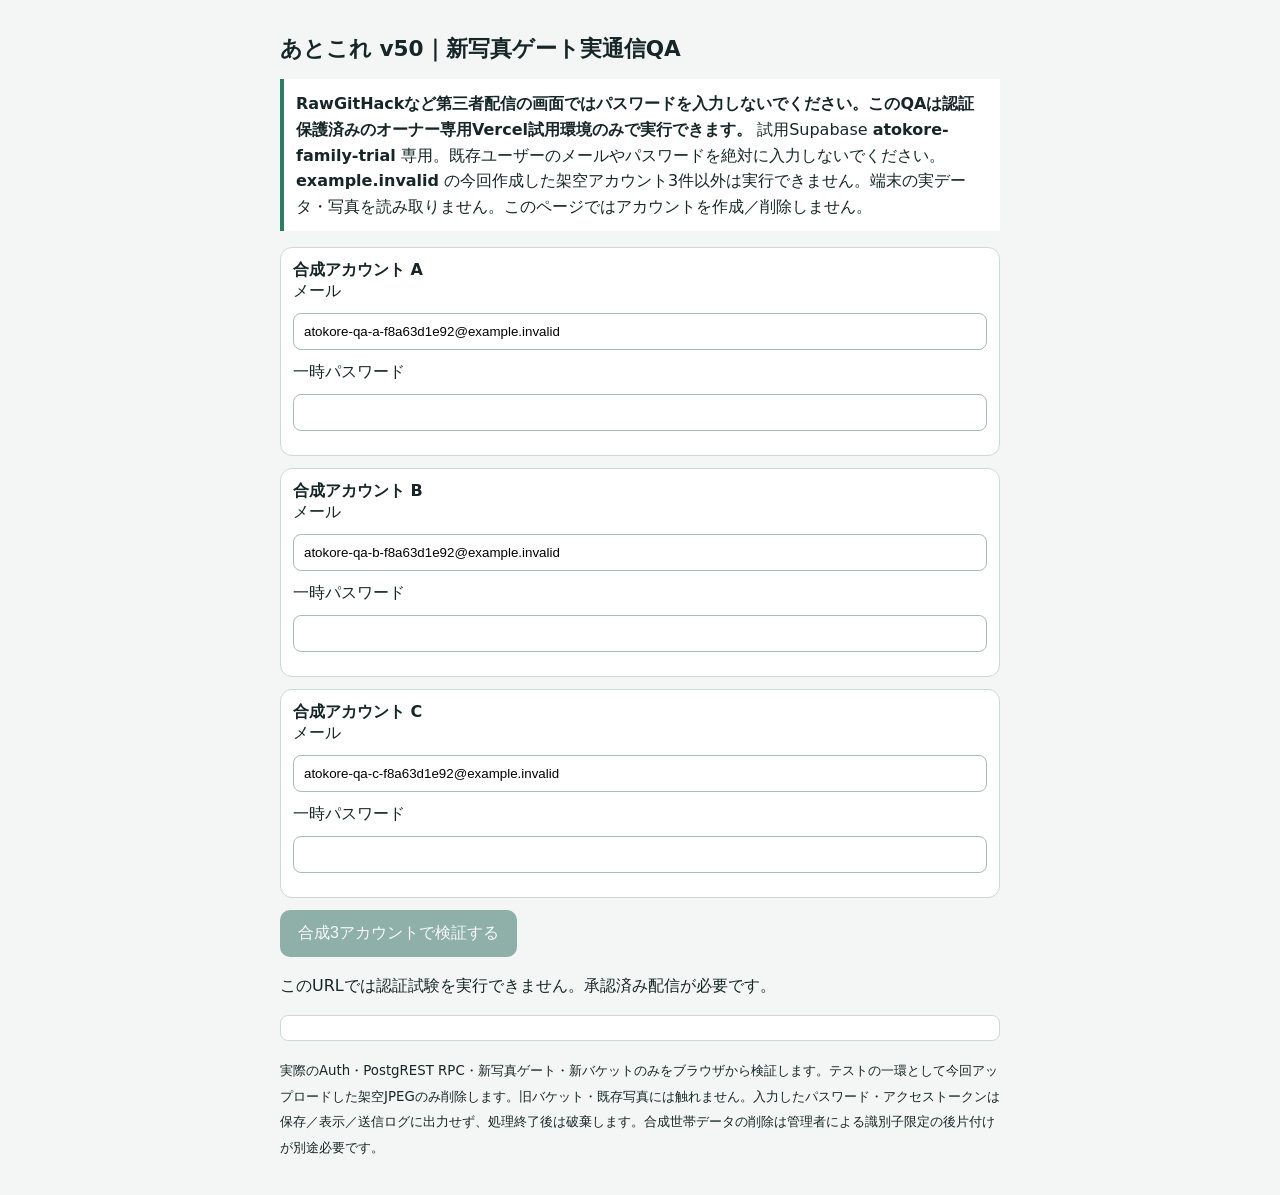
<file: tests/manual/atokore-v50-photo-gateway-qa.html>
<!doctype html>
<html lang="ja">
<head><meta charset="utf-8"/><meta name="referrer" content="no-referrer"/><meta http-equiv="Content-Security-Policy" content="default-src 'none'; script-src 'unsafe-inline'; style-src 'unsafe-inline'; connect-src https://vzyxurodowpjltwbgbyc.supabase.co; img-src data: blob:; base-uri 'none'; form-action 'none'"/><meta name="viewport" content="width=device-width, initial-scale=1"/>
<title>あとこれ v50 - 新写真ゲート実通信QA</title>
<style>
:root{font-family:system-ui,-apple-system,sans-serif;color-scheme:light}body{margin:0;background:#f4f6f5;color:#162626}main{max-width:720px;margin:auto;padding:20px}h1{font-size:1.35rem}p,small{line-height:1.6}.info{border-left:4px solid #287d65;padding:12px;background:white}.account{background:white;border:1px solid #ccd9d4;border-radius:12px;margin:12px 0;padding:12px}.account label{display:block;margin-bottom:6px}input{width:100%;max-width:100%;box-sizing:border-box;padding:10px;border-radius:8px;border:1px solid #aabbb4;margin:5px 0 12px}button{padding:13px 18px;background:#155c4e;color:white;border:0;border-radius:10px;font-size:1rem;cursor:pointer}button:disabled{opacity:.45;cursor:not-allowed}pre{font-size:12px;white-space:pre-wrap;overflow-wrap:anywhere;background:#fff;border:1px solid #ccd9d4;border-radius:8px;padding:12px}.pass{color:#126a39}.fail{color:#ac2e30}.warn{color:#865d00}
</style></head>
<body><main><h1>あとこれ v50｜新写真ゲート実通信QA</h1>
<p class="info"><strong>RawGitHackなど第三者配信の画面ではパスワードを入力しないでください。このQAは認証保護済みのオーナー専用Vercel試用環境のみで実行できます。</strong> 試用Supabase <strong>atokore-family-trial</strong> 専用。既存ユーザーのメールやパスワードを絶対に入力しないでください。<strong>example.invalid</strong> の今回作成した架空アカウント3件以外は実行できません。端末の実データ・写真を読み取りません。このページではアカウントを作成／削除しません。</p>
<div id="accounts"></div>
<button id="start" type="button">合成3アカウントで検証する</button>
<p id="status">未実行</p><pre id="result" aria-live="polite"></pre>
<p><small>実際のAuth・PostgREST RPC・新写真ゲート・新バケットのみをブラウザから検証します。テストの一環として今回アップロードした架空JPEGのみ削除します。旧バケット・既存写真には触れません。入力したパスワード・アクセストークンは保存／表示／送信ログに出力せず、処理終了後は破棄します。合成世帯データの削除は管理者による識別子限定の後片付けが別途必要です。</small></p>
</main>
<script>
(function(){
'use strict';
var REF='vzyxurodowpjltwbgbyc', COHORT='f8a63d1e92', BASE='https://'+REF+'.supabase.co';
var KEY="sb_publishable_26Owk0KT0uV4J0T64QZQyw_wIri_8Ui";
var roles=['a','b','c'];
var ids={a:'atokore-qa-a-'+COHORT+'@example.invalid',b:'atokore-qa-b-'+COHORT+'@example.invalid',c:'atokore-qa-c-'+COHORT+'@example.invalid'};
var container=document.getElementById('accounts');
roles.forEach(function(r){
var div=document.createElement('div'); div.className='account';
var heading=document.createElement('strong');heading.textContent='合成アカウント '+r.toUpperCase();
var label1=document.createElement('label');label1.textContent='メール';label1.htmlFor='email-'+r;
var email=document.createElement('input');email.type='email';email.id='email-'+r;email.autocomplete='off';email.value=ids[r];email.readOnly=true;
var label2=document.createElement('label');label2.textContent='一時パスワード';label2.htmlFor='password-'+r;
var password=document.createElement('input');password.type='password';password.id='password-'+r;password.autocomplete='off';password.spellcheck=false;
password.setAttribute('aria-describedby','error-'+r);
var error=document.createElement('p');error.id='error-'+r;error.className='fail';
error.hidden=true;error.setAttribute('role','alert');error.setAttribute('aria-live','polite');
password.addEventListener('input',function(){clearFieldError(r)});
div.append(heading,label1,email,label2,password,error);container.append(div);
});
var button=document.getElementById('start'), status=document.getElementById('status'), output=document.getElementById('result');
var runKey='atk_v50_qa_once_'+COHORT,alreadyStarted=false;
var allowedOrigin=location.origin==='https://atokore-v50-owner-review-20261122.vercel.app' &&
 location.pathname==='/qa/atokore-v50-photo-gateway-qa.html';
if(!allowedOrigin){button.disabled=true;status.textContent='このURLでは認証試験を実行できません。承認済み配信が必要です。';}
function persistNonSecrets(){try{localStorage.setItem(runKey,output.textContent||'QA開始済み')}catch(e){}}
// A new cohort must never re-run after a saved result or marker.
try {
 var previous=localStorage.getItem(runKey);
 if(previous){output.textContent=previous;button.disabled=true;status.textContent='この合成テストは実行済みです。再実行は禁止です。';}
}catch(e){button.disabled=true;status.textContent='端末の保存領域が利用できないため、試験は停止しています。';}
function emit(message){status.textContent=message}
function clearFieldError(role){
 var email=document.getElementById('email-'+role),password=document.getElementById('password-'+role),error=document.getElementById('error-'+role);
 if(error){error.textContent='';error.hidden=true}
 if(email)email.setAttribute('aria-invalid','false');
 if(password)password.setAttribute('aria-invalid','false');
}
function validateInputs(){
 var firstInvalid=null,credentials={};
 for(var role of roles){
  var email=document.getElementById('email-'+role);
  var password=document.getElementById('password-'+role);
  var error=document.getElementById('error-'+role);
  var reason='';
  if(!email||email.value!==ids[role])
   reason='合成アカウント '+role.toUpperCase()+'：メールが今回の試験用アドレスと一致しません。';
  else if(!password||password.value.length<12)
   reason='合成アカウント '+role.toUpperCase()+'：12文字以上の一時パスワードを入力してください。';
  if(reason){
   if(error){error.textContent=reason;error.hidden=false}
   if(email)email.setAttribute('aria-invalid',email.value!==ids[role]?'true':'false');
   if(password)password.setAttribute('aria-invalid','true');
   if(!firstInvalid)firstInvalid=email&&email.value!==ids[role]?email:password;
  }else{
   clearFieldError(role);
   credentials[role]=password.value;
  }
 }
 if(firstInvalid){
  emit('入力に問題があります。A・B・Cの該当欄を修正して再度実行してください。通信はしていません。');
  firstInvalid.focus();
  Object.keys(credentials).forEach(function(role){credentials[role]=null});
  return null;
 }
 return credentials;
}
function resultLine(name,pass,extra){var old=output.textContent;output.textContent=old+name+' : '+(pass===true?'PASS':pass===false?'FAIL':'UNTESTED')+(extra?' ('+extra+')':'')+'\n';persistNonSecrets()}
function assert(v,name){if(!v)throw new Error(name)}
function rpcDenied(r){return !!r&&r.status===403&&r.data?.code==='42501'}
function storageVerdict(r,owner){
 if(!r||r.network||!owner||owner.status!==200)return 'unexpected';
 if(r.status===401||r.status===403)return 'access_denied';
 var e=String(r.errorCode||'').toLowerCase();
 if((r.status===400||r.status===404)&&/(nosuchkey|not.found|object not found|404)/.test(e))
  return 'hidden_existing_path';
 return 'unexpected';
}
function photoMeta(r){
 return 'HTTP '+r.status+'; mode='+String(r.cacheMode||'-')+
 '; Cache-Control='+String(r.cacheControl||'-').slice(0,70)+
 '; Age='+String(r.age||'-').slice(0,20)+'; CDN='+String(r.cdn||'-').slice(0,30)+
 '; bytes='+String(r.bytes===undefined?'-':r.bytes)+
 '; SHA256='+String(r.bodyHash||'-').slice(0,64)+
 '; source='+String(r.source||'unknown');
}
function safeCode(response,parsed){return String(response.status)+(parsed&&typeof parsed.code==='string'?' '+parsed.code:'')}
async function req(url,method,data,session,contentType){
var headers={'apikey':KEY,'cache-control':'no-cache'};
if(session)headers.Authorization='Bearer '+session.access_token;
if(contentType!=='image/jpeg')headers['Content-Type']='application/json';
else headers['Content-Type']='image/jpeg';
var response=await fetch(BASE+url,{method:method,headers:headers,
body:data===undefined?undefined:(contentType==='image/jpeg'?data:JSON.stringify(data)),cache:'no-store',credentials:'omit'});
var parsed=null;
if(contentType==='image/jpeg'&&method==='GET')return {ok:response.ok,status:response.status,body:await response.blob()};
try{parsed=await response.json()}catch(e){parsed={}}
return {ok:response.ok,status:response.status,data:parsed,error:safeCode(response,parsed)};
}
async function signIn(email,password){
var r=await req('/auth/v1/token?grant_type=password','POST',{email:email,password:password},null);
assert(r.ok&&r.data&&r.data.access_token&&r.data.user&&r.data.user.id,'Auth sign-in declined '+r.error);
return {access_token:r.data.access_token,id:r.data.user.id};
}
async function rpc(user,name,body){
return await req('/rest/v1/rpc/'+name,'POST',body,user);
}
function urlPath(path){return path.split('/').map(encodeURIComponent).join('/')}
function outputInfo(meta){output.textContent+='\nSynthetic-only IDs for controlled database cleanup:\n'+JSON.stringify(meta,null,2)+'\n';persistNonSecrets()}
function mkId(){return 'qa_'+COHORT+'_item'}
async function sha(s){
var bytes=await crypto.subtle.digest('SHA-256',new TextEncoder().encode(s));
return Array.from(new Uint8Array(bytes)).map(function(x){return x.toString(16).padStart(2,'0')}).join('');
}
function tinyJpeg(){
var cvs=document.createElement('canvas');cvs.width=1;cvs.height=1;
cvs.getContext('2d').fillRect(0,0,1,1);
return new Promise(function(resolve,reject){cvs.toBlob(function(b){if(b&&b.type==='image/jpeg'&&b.size<81920)resolve(b);else reject(new Error('canvas jpeg unavailable'))},'image/jpeg',.75)});
}
async function hashBytes(bytes){
 var digest=await crypto.subtle.digest('SHA-256',bytes);
 return Array.from(new Uint8Array(digest)).map(function(b){return b.toString(16).padStart(2,'0')}).join('');
}

// Trial-only. No service key, legacy bucket, real photos or external hosts.
var NEW_BUCKET='atokore-private-photos-v2';
var GATE='/functions/v1/atokore-photo-gateway';
var UUID='[0-9a-f]{8}-[0-9a-f]{4}-[0-9a-f]{4}-[0-9a-f]{4}-[0-9a-f]{12}';
var canonical=new RegExp('^'+UUID+'/qa_'+COHORT+'_item/'+UUID+'[.]jpg$');
function safePath(path,hh){return typeof path==='string'&&canonical.test(path)&&path.startsWith(hh+'/'+mkId()+'/')}
// An expired/invalid JWT, CORS failure or generic origin error is NOT proof of revocation.
function denied(r){return r.status===403&&!r.image&&r.data?.error==='denied'}
function directDenied(r){
 if(r.image)return false;
 if(r.status===403)return true;
 var evidence=[r.data?.code,r.data?.error,r.data?.statusCode,r.data?.message].filter(Boolean).join('|');
 return [400,404].includes(r.status)&&/(nosuchkey|not.found|object not found|404)/i.test(evidence);
}
async function binaryMeta(r){
 var type=String(r.headers.get('content-type')||'');
 var image=type.startsWith('image/jpeg');
 var b=image&&r.ok?await r.arrayBuffer():null;
 var data={};
 if(!image){try{data=await r.json()}catch(e){}}
 return {status:r.status,image:!!b,hash:b?await hashBytes(b):null,bytes:b?b.byteLength:0,
  data:data,cache:String(r.headers.get('cache-control')||'').slice(0,80)};
}
async function gateway(user,body,mode){
 try{
  var hdr={apikey:KEY,'Content-Type':'application/json'};
  if(user)hdr.Authorization='Bearer '+user.access_token;
  var r=await fetch(BASE+GATE,{method:'POST',headers:hdr,body:JSON.stringify(body),
   cache:mode||'no-store',credentials:'omit',referrerPolicy:'no-referrer'});
  return await binaryMeta(r)
 }catch(e){return {status:0,image:false,hash:null,bytes:0,data:{},cache:''}}
}
async function direct(path,user,nonce){
 try{
  var url=BASE+'/storage/v1/object/authenticated/'+NEW_BUCKET+'/'+urlPath(path)+'?qa='+nonce;
  var r=await fetch(url,{headers:{apikey:KEY,Authorization:'Bearer '+user.access_token},
   cache:'reload',credentials:'omit',referrerPolicy:'no-referrer'});
  return await binaryMeta(r)
 }catch(e){return {status:0,image:false,bytes:0,data:{}}}
}
function desc(r){return 'HTTP '+r.status+'; bytes='+r.bytes+'; cache='+String(r.cache||'-')+'; SHA256='+String(r.hash||'-')}
function isMatch(r,expected,size){return r.status===200&&r.image&&r.hash===expected&&r.bytes===size&&r.cache.toLowerCase().includes('no-store')}
async function setPhoto(user,path){
 var r=await rpc(user,'hh_push',{p_device:'qa-'+COHORT,p_ops:[{
  op_id:crypto.randomUUID(),type:'set',kind:'item',id:mkId(),field:'photoPath',value:path,ts:Date.now()
 }]});
 return r.ok&&r.data?.results?.[0]?.status==='applied'
}
async function start(){
 if(!allowedOrigin||alreadyStarted){button.disabled=true;return}
 try{if(localStorage.getItem(runKey)){button.disabled=true;return}}catch(e){button.disabled=true;return}
 var credentials=validateInputs();if(!credentials)return;
 // Fail closed if the one-shot marker cannot be written.
 try{localStorage.setItem(runKey,'QA started; do not repeat')}catch(e){emit('試験記録を保存できません。通信せず中止しました。');return}
 alreadyStarted=true;button.disabled=true;output.textContent='';emit('テスト中');
 var users={}, bNew=null, hh=null, path=null, linked=false, reauthB=credentials.b;
 var meta={cohort:COHORT,users:{},households:{},item:mkId(),photoPath:null,photoDeleted:false};
 try{
  for(var role of roles){
   users[role]=await signIn(ids[role],credentials[role]);
   credentials[role]=null;document.getElementById('password-'+role).value='';
   meta.users[role]=users[role].id;resultLine('実Auth '+role.toUpperCase(),true);
  }
  for(var role of roles){
   var current=await rpc(users[role],'hh_my',{});
   assert(current.ok&&current.data&&!current.data.household,'pre-existing household or auth error');
  }
  var a=await rpc(users.a,'hh_create',{p_name:'ATK-QA-'+COHORT+'-A',p_display_name:'QA A'});
  hh=a.data?.household?.id;assert(a.ok&&hh,'create A');meta.households.a=hh;
  var inv=await rpc(users.a,'hh_invite_create',{});assert(inv.ok&&inv.data?.code,'invite');
  var j=await rpc(users.b,'hh_join',{p_code:inv.data.code,p_display_name:'QA B'});
  assert(j.ok&&j.data?.household?.id===hh,'join B');
  var c=await rpc(users.c,'hh_create',{p_name:'ATK-QA-'+COHORT+'-C',p_display_name:'QA C'});
  assert(c.ok&&c.data?.household?.id&&c.data.household.id!==hh,'create C');
  meta.households.c=c.data.household.id;resultLine('同世帯A/B・別世帯C作成',true);
  var p=await rpc(users.a,'hh_push',{p_device:'qa-'+COHORT,p_ops:[{
   op_id:crypto.randomUUID(),type:'create',kind:'item',id:mkId(),qty:2,fields:{name:'架空QAおむつ',unit:'袋'},ts:Date.now()
  }]});
  assert(p.ok&&p.data?.results?.[0]?.status==='applied','create item');
  var bstock=await rpc(users.b,'hh_pull',{p_since:0,p_limit:20});
  var shared=bstock.ok&&bstock.data?.records?.some(r=>r.id===mkId()&&r.qty===2);
  resultLine('B在庫共有',shared===true);assert(shared,'B stock positive control');
  var cstock=await rpc(users.c,'hh_pull',{p_since:0,p_limit:20});
  var isolated=cstock.ok&&Array.isArray(cstock.data?.records)&&!cstock.data.records.some(r=>r.id===mkId());
  resultLine('CのJWT有効・別世帯在庫分離',isolated);assert(isolated,'C stock control');
  var jpg=await tinyJpeg(),bytes=new Uint8Array(await jpg.arrayBuffer()),expected=await hashBytes(bytes);
  var base64=btoa(String.fromCharCode(...bytes));
  var w=await gateway(users.a,{operation:'write',householdId:hh,recordId:mkId(),base64:base64});
  if(w.status===200&&safePath(w.data?.path,hh)){path=w.data.path;meta.photoPath=path;}
  resultLine('A新ゲートJPEG登録',!!path,'HTTP '+w.status);
  assert(path,'write failed or invalid path');
  linked=await setPhoto(users.a,path);assert(linked,'link item photo');
  var read={operation:'read',path:path};
  var ra=await gateway(users.a,read),rb=await gateway(users.b,read,'default'),rc=await gateway(users.c,read);
  resultLine('A画像SHA256一致・no-store',isMatch(ra,expected,bytes.length),desc(ra));
  resultLine('B画像SHA256一致・no-store',isMatch(rb,expected,bytes.length),desc(rb));
  resultLine('別世帯Cゲート拒否',denied(rc),desc(rc));
  assert(isMatch(ra,expected,bytes.length)&&isMatch(rb,expected,bytes.length),'image positive control failed');
  var nonce='fixed-'+crypto.randomUUID();meta.directNonce=nonce;
  for(var role of roles){var d=await direct(path,users[role],nonce);resultLine('新バケット直GET拒否 '+role.toUpperCase(),directDenied(d),desc(d))}
  var noauth=await gateway(null,read);resultLine('認証なしゲート拒否',noauth.status===0?null:([401,403].includes(noauth.status)&&!noauth.image),desc(noauth));
  var rem=await rpc(users.a,'hh_remove_member',{p_user:users.b.id});assert(rem.ok&&rem.data?.removed===1,'remove B');
  resultLine('AがBを除外',true);
  var afterA=await gateway(users.a,read),afterB=await gateway(users.b,read,'reload');
  resultLine('除外後A取得維持',isMatch(afterA,expected,bytes.length),desc(afterA));
  resultLine('除外後Bの同一POST・旧JWT拒否',denied(afterB),desc(afterB));
  var oldDirect=await direct(path,users.b,nonce);
  resultLine('除外後Bの新バケット同一直URL拒否',directDenied(oldDirect),desc(oldDirect));
  var bpull=await rpc(users.b,'hh_pull',{p_since:0,p_limit:20});
  resultLine('除外後B在庫RPC拒否',rpcDenied(bpull),'HTTP '+bpull.status);
  bNew=await signIn(ids.b,reauthB);
  assert(bNew.id===users.b.id,'B UID changed');
  var bNewPull=await rpc(bNew,'hh_pull',{p_since:0,p_limit:20});
  resultLine('除外後Bの新JWTで在庫RPC拒否',rpcDenied(bNewPull),'HTTP '+bNewPull.status);
  var newB=await gateway(bNew,read,'reload');
  resultLine('除外後Bの同一POST・新JWT拒否',denied(newB),desc(newB));
  var forbiddenDelete=await gateway(bNew,{operation:'delete',path:path});
  resultLine('除外後B削除拒否',denied(forbiddenDelete),desc(forbiddenDelete));
  var forbiddenWrite=await gateway(bNew,{operation:'write',householdId:hh,recordId:mkId(),base64:base64});
  resultLine('除外後B書込拒否',denied(forbiddenWrite),desc(forbiddenWrite));
  var lastA=await gateway(users.a,read);
  resultLine('B拒否後もAの写真が維持',isMatch(lastA,expected,bytes.length),desc(lastA));
  emit('検証終了。結果を管理者へ共有してください。');
 }catch(e){resultLine('検証処理',false,String(e.message||'error').slice(0,90));emit('中断。管理者の限定後片付けが必要です。')}
 finally{
  // This owner-approved test action targets only the synthetic JPEG created above.
  // No legacy object, auth user, household or unrelated record is deleted.
  if(path&&hh&&safePath(path,hh)&&linked&&users.a){
   try{
    var del=await gateway(users.a,{operation:'delete',path:path});
    meta.photoDeleted=del.status===200&&del.data?.deleted===true;
    resultLine('合成JPEGのゲート削除応答',meta.photoDeleted,'HTTP '+del.status);
    if(meta.photoDeleted){var clear=await setPhoto(users.a,null);resultLine('合成写真参照の解除',clear)}
   }catch(e){resultLine('合成JPEG後片付け',false,'DBとStorageの管理者確認が必要')}
  }else if(path){resultLine('合成JPEG後片付け',null,'写真参照未確定。管理者確認が必要')}
  outputInfo(meta);
  for(var k of Object.keys(users))users[k].access_token='';
  if(bNew)bNew.access_token='';reauthB=null;
  for(var role of roles){credentials[role]=null;document.getElementById('password-'+role).value=''}
  button.disabled=true;
 }
}
button.addEventListener('click',start);
})();
</script></body></html>
</file>
<file: atokore-live-v125/final.css>
.tabs{
  background:#fff;
  border-top:1px solid #d9dee7;
  box-shadow:0 -6px 18px rgba(26,43,74,.08);
}
.tab{
  position:relative;
  min-height:58px;
  color:#7a8496;
  border-right:1px solid #eef2f7!important;
}
.tab:last-child{border-right:0!important}
.tab b{
  display:flex;
  align-items:center;
  justify-content:center;
  height:24px;
  font-size:20px;
  line-height:1;
}
.tab[data-p='stock'] b{font-size:19px}
.tab[data-p='buy'] b{font-size:20px}
.tab[data-p='premium'] b{font-size:30px}
.tab.on{font-weight:900}
.tab[data-p='home'].on{background:#f3f5f8;color:#5f6b7d}
.tab[data-p='stock'].on{background:#eef5ff;color:#1f69c8}
.tab[data-p='add'].on{background:#edf4ff;color:#1367d1}
.tab[data-p='buy'].on{background:#fff4e9;color:#c36a09}
.tab[data-p='premium'].on{background:#f5efff;color:#7a4ed8}
.tab.on::before{
  content:'';
  position:absolute;
  top:0;
  left:18%;
  right:18%;
  height:3px;
  border-radius:0 0 6px 6px;
  background:currentColor;
  opacity:.7;
}
.tab[data-p='add'] b{
  width:30px;
  height:30px;
  margin:-4px auto 0;
  border-radius:50%;
  background:#1677ff;
  color:#fff;
  font-size:20px;
  box-shadow:0 4px 10px rgba(22,119,255,.24);
}
.tab[data-p='add'].on b{background:#0d63d0}
</file>
<file: atokore-live-v125/atokore-theme.css>
:root{--atk-bg:#FAF6F3;--atk-head:#F2DDD6;--atk-white:#FFFEFC;--atk-dark:#352F2D;--atk-muted:#736862;--atk-brand:#A85647;--atk-border:#E9DAD3}
body.atk-v13{background:var(--atk-bg)!important;color:var(--atk-dark)}
body.atk-v13 .app{background:var(--atk-bg)!important;min-height:100dvh;box-shadow:none}
body.atk-v13 .content{padding:14px 14px 120px!important}
body.atk-v13 .top{background:linear-gradient(140deg,#F6E4DE,#FBF2EB);border:0;box-shadow:none;padding:19px 18px 13px;display:flex;justify-content:space-between;align-items:center}
.atk-top-title h1{font-size:28px!important;letter-spacing:.025em;color:#56372D;margin:0!important}
.atk-top-title span{font-size:12px;color:#7B6056;font-weight:600;display:block;margin-top:1px}
.atk-top-tools{display:flex;gap:9px}
.atk-top-tools button{background:#FFFFFF9f;border:1px solid #EAD6CB;border-radius:50%;height:38px;width:38px;font-size:19px;color:#7c4536;cursor:pointer}
.atk-home{display:flex;flex-direction:column;gap:14px}
.atk-welcome{display:flex;gap:6px;align-items:center;justify-content:space-between;background:#F2DDD6;border:1px solid #ecd0c7;padding:16px;border-radius:22px;min-height:118px}
.atk-welcome>div{min-width:0;flex:1}
.atk-eyebrow{color:#8C5E50;font-size:12px;font-weight:750}
.atk-welcome h2{font-size:19px;font-weight:850;line-height:1.45;color:#5A352B;margin:6px 0}
.atk-welcome p{font-size:10px;color:#855D4F;line-height:1.5;margin:0}
.atk-family-art{width:102px;flex:0 0 102px;opacity:.88}
.atk-summary,.atk-actions{display:grid;grid-template-columns:repeat(3,minmax(0,1fr));gap:8px}
.atk-metric{border:1px solid #FFF;border-radius:17px;padding:11px 5px;display:flex;flex-direction:column;gap:5px;align-items:center;justify-content:center;min-height:72px;box-shadow:0 2px 10px #8462510a}
.atk-metric span{font-size:11px;font-weight:800;color:#675650;white-space:nowrap}
.atk-metric b{font-size:25px;line-height:1;font-weight:850;color:#7d4637}
.atk-metric-peach{background:#FCE9E5}.atk-metric-lilac{background:#F0EAF8}.atk-metric-sage{background:#E8F1E9}
.atk-action{border:0;border-radius:17px;min-height:78px;padding:9px 4px;color:#5C4A43;display:flex;flex-direction:column;justify-content:center;align-items:center;gap:6px;font-size:11px;font-weight:850;box-shadow:0 2px 9px #84625109;cursor:pointer}
.atk-action span{font-size:22px;line-height:1}
.atk-action-primary{background:#CD8169;color:#fff}.atk-action-peach{background:#F8DED0}.atk-action-sage{background:#E8EAD9}
.atk-section-head{display:flex;align-items:center;justify-content:space-between;margin:3px 2px 0}
.atk-section-head h3{font-size:17px;font-weight:850;color:#4a322d;margin:0}
.atk-section-head button{background:none;border:0;color:#8a675d;font-weight:750;font-size:12px}
.atk-tasks{display:flex;flex-direction:column;gap:8px}
.atk-item-card{display:flex;align-items:center;gap:9px;text-align:left;background:var(--atk-white);border:1px solid #F0E2DC;border-radius:17px;padding:12px 10px;min-height:77px;width:100%;color:var(--atk-dark);box-shadow:0 2px 11px #9473610a;cursor:pointer}
.atk-item-id{flex:0 0 86px;max-width:86px;display:flex;align-items:center;justify-content:center}
.atk-brand,.atk-row-brand{display:inline-flex;align-items:center;justify-content:center;background:var(--brand-bg,#eee5de);color:var(--brand-fg,#6b5d55);font-size:12px;font-weight:850;line-height:1.2;letter-spacing:0;border-radius:999px;min-height:32px;padding:6px 9px;white-space:nowrap;max-width:100%}
.atk-brand-generic{background:#ede9e2;color:#65544a}
.atk-item-copy{display:flex;flex:1;flex-direction:column;gap:5px;min-width:0}
.atk-item-copy strong{font-size:13px;color:#493933;white-space:nowrap;overflow:hidden;text-overflow:ellipsis}
.atk-item-copy small{font-size:11px;color:var(--atk-muted);white-space:nowrap;overflow:hidden;text-overflow:ellipsis}
.atk-count{font-size:12px;font-weight:800;white-space:nowrap;color:#6C5F59}
.atk-count-low{background:#FBEAE6;padding:7px 8px;border-radius:9px;color:#A4503D}
.atk-chevron{font-size:20px;color:#AC9C97}
.atk-empty{background:#fffdfb;border:1px dashed #E4D6CF;border-radius:15px;color:#786c66;padding:19px 13px;font-size:12px;line-height:1.8}
body.atk-v13 .tabs{grid-template-columns:repeat(4,1fr)!important;background:#FFFEFC!important;border-top:1px solid var(--atk-border)!important;box-shadow:0 -4px 16px #73513c0e}
body.atk-v13 .tabs .tab{font-size:11px;font-weight:750;color:#827571;border-right:none!important;min-height:64px;padding:8px 1px 6px!important}
body.atk-v13 .tabs .tab b{font-size:22px;color:inherit}
body.atk-v13 .tabs .tab.on{color:var(--atk-brand)!important;background:transparent!important}
body.atk-v13 .tabs .tab.on::before{background:var(--atk-brand)!important;height:2px}
body.atk-v13 .navBadge{background:#d45b47}
.atk-page-title{display:flex;justify-content:space-between;align-items:center;margin:0 1px 16px}
.atk-page-title h2{font-size:24px;color:#52372F;margin:0}
.atk-page-title button{background:#F4E4DD;border:none;border-radius:50%;width:39px;height:39px;color:#975E4D;font-size:23px}
body.atk-v13 #pg-stock .field input{border-radius:18px;background:#FFFEFC;border:1px solid #EEDFD8;padding:15px}
body.atk-v13 .chips .chip{border:1px solid #ECDDD6!important;border-radius:999px!important;background:#FFFEFC!important;color:#736056!important;font-weight:750;padding:9px 13px!important}
body.atk-v13 .chips .chip.on{background:#F6DED4!important;color:#A85647!important;border-color:#D89B86!important}
body.atk-v13 .stableStockRow,body.atk-v13 .stableBuyRow{border:1px solid #EFE1DA!important;border-radius:17px!important;background:#FFFEFC!important;box-shadow:0 3px 12px #785f4f09;min-height:92px;padding:10px 9px!important;gap:6px}
body.atk-v13 .catAccent{border-left:1px solid #EFE1DA!important}
body.atk-v13 .bv-icon,body.atk-v13 .bv-tags,body.atk-v13 .catMark,body.atk-v13 .stableCat{display:none!important}
.atk-row-brand{flex:0 0 86px;width:86px;border-radius:12px;padding:7px 3px;white-space:normal;text-align:center;min-height:52px;font-size:11px}
.atk-row-generic{background:#F1EAE3;color:#6E6059}
body.atk-v13 .stableStockRow .grow .name,body.atk-v13 .stableBuyRow .grow .name{font-weight:850;font-size:13px;color:#4C3933}
body.atk-v13 .stableStockRow .grow .meta,body.atk-v13 .stableBuyRow .grow .meta{font-size:10px;color:#766a66;margin-top:5px}
body.atk-v13 .stableStockRow .qty,body.atk-v13 .stableBuyRow .qty{border:0;display:flex;align-items:center;gap:4px;flex-wrap:nowrap}
body.atk-v13 .stableStockRow .qty b,body.atk-v13 .stableBuyRow .qty b{font-size:12px;white-space:nowrap}
body.atk-v13 .stableStockRow .qty .icon,body.atk-v13 .stableBuyRow .qty .icon{height:30px;min-width:30px;width:30px;border-radius:50%;background:#F7E8E2;color:#995b47}
body.atk-v13 #stockList .stableStockBuy,body.atk-v13 #stockList .danger{display:none}
.atk-stock-hint{color:#8E7E77;font-size:11px;margin:10px 2px}
body.atk-v13 #pg-buy .section:first-child,body.atk-v13 #pg-premium .section:first-child{font-size:23px;color:#52372F}
body.atk-v13 .row,body.atk-v13 .homeBlock,body.atk-v13 .routineCard{border-radius:16px}
.atk-guided-panel{background:#FFFEFC;border:1px solid #EBDBD3;border-radius:20px;padding:16px;margin:10px 0;display:flex;flex-direction:column;gap:12px;box-shadow:0 2px 12px #65463809}
.atk-guided-heading{display:flex;flex-direction:column;gap:5px}
.atk-guided-heading strong{font-size:16px;color:#57372E}.atk-guided-heading span{font-size:11px;color:#968077}
.atk-guided-panel label{display:flex;flex-direction:column;gap:5px;font-size:12px;font-weight:800;color:#665149;min-width:0}
.atk-guided-panel select,.atk-guided-panel input{border:1px solid #E6D7D0!important;border-radius:13px!important;background:#FFFEFC!important;min-height:46px;padding:9px 11px!important;font-size:16px!important;max-width:100%}
.atk-form-pair{display:grid;grid-template-columns:1fr 1fr;gap:10px}
.atk-product-preview{display:flex;align-items:center;gap:10px;background:#FCF3ED;border:1px solid #F1DED2;padding:13px 10px;border-radius:13px;min-height:80px}
.atk-preview-badge{background:#EDE6DF;padding:10px 8px;border-radius:12px;min-width:93px;text-align:center;font-weight:850;font-size:12px}
.atk-product-preview span:last-child{display:flex;flex-direction:column;gap:4px;min-width:0}
.atk-product-preview b{font-size:13px;color:#47352e;overflow:hidden;text-overflow:ellipsis}
.atk-product-preview small{font-size:11px;color:#75675e}
.atk-optional{border-top:1px solid #EFE3DC;padding-top:10px;color:#66534a}
.atk-optional summary{font-size:12px;cursor:pointer;font-weight:750}
.atk-optional p{font-size:11px;color:#8E7C72}
.atk-optional label{margin-top:8px}
.atk-manual-toggle{background:transparent!important;color:#95604f!important;border:none!important;font-size:12px!important;padding:10px!important;min-height:41px}
body.atk-v13 #pg-add .bv-wizard{display:none!important}
body.atk-v13 #pg-add .atk-original-name,body.atk-v13 #pg-add .catalogHead,body.atk-v13 #pg-add .atk-catalog,body.atk-v13 #pg-add #catalogMore{display:none}
body.atk-v13 #pg-add.atk-add-manual .atk-original-name,body.atk-v13 #pg-add.atk-not-baby .atk-original-name,body.atk-v13 #pg-add.atk-add-manual .catalogHead,body.atk-v13 #pg-add.atk-not-baby .catalogHead,body.atk-v13 #pg-add.atk-add-manual .atk-catalog,body.atk-v13 #pg-add.atk-not-baby .atk-catalog,body.atk-v13 #pg-add.atk-add-manual #catalogMore,body.atk-v13 #pg-add.atk-not-baby #catalogMore{display:block}
body.atk-v13 #pg-add.atk-add-manual .atk-guided-panel,body.atk-v13 #pg-add.atk-not-baby .atk-guided-panel{display:none}
body.atk-v13 #pg-add .atk-submit{background:#C5745C!important;border:none!important;color:#fff;border-radius:16px;font-size:15px;min-height:53px}
body.atk-v13 #pg-add>.section{display:none}
body.atk-v13 #pg-add>.field,body.atk-v13 #pg-add>details{background:#FFFEFC;border-radius:14px;padding:12px;margin:9px 0}
.atk-detail-head{margin:22px 0 12px}.atk-detail-head h2{font-size:21px;margin:13px 0 5px}.atk-detail-head p{font-size:13px;color:#7b6960}
.atk-detail-qty{display:flex;align-items:center;justify-content:space-between;border-radius:16px;background:#F9F1EC;padding:18px;font-size:18px}
.atk-detail-actions{display:grid;grid-template-columns:1fr 1fr;gap:10px;margin:12px 0}.atk-detail-actions button{min-height:49px;background:#F4E4DE;color:#97523f;border:0;border-radius:14px;font-weight:800}
.atk-detail-cart{display:block;width:100%;background:#C5745C!important;color:#fff!important;border-radius:14px!important;min-height:50px}
.atk-detail-delete{display:block;width:100%;background:none;border:0;padding:16px;color:#a54e42;font-size:12px;margin-top:8px}
@media(max-width:380px){.atk-brand,.atk-row-brand{font-size:10px}.atk-row-brand{flex-basis:67px;width:67px}.atk-item-id{flex-basis:75px;max-width:75px}.atk-metric span{font-size:10px}.atk-action{font-size:10px}.atk-family-art{flex-basis:80px;width:80px}body.atk-v13 .stableStockRow .qty .icon{height:28px;min-width:27px;width:27px}}

body.atk-v13 #familyShareSafeBtn{right:112px!important;top:16px!important;min-width:38px!important;height:38px!important;border-color:#ead6cb!important;background:#ffffffcf!important;box-shadow:none!important}
/* v51: direct count entry in the product sheet (folded; the approved −／＋ buttons stay first). */
.atk-detail-setqty{margin:-2px 0 12px;border:1px solid #efe2dc;border-radius:14px;background:#fffaf8;padding:0 12px}
.atk-detail-setqty summary{min-height:44px;display:flex;align-items:center;font-weight:800;font-size:14px;color:#8a4f3d;cursor:pointer}
.atk-detail-setqty-row{display:grid;grid-template-columns:minmax(0,1fr) auto auto;gap:8px;align-items:center;padding-bottom:10px}
.atk-detail-setqty-row input{min-height:44px;font-size:16px;border:1px solid #e0cfc7;border-radius:12px;padding:0 10px;min-width:0}
.atk-detail-setqty-row span{font-weight:700;color:#6b5d55}
.atk-detail-setqty-row button{min-height:44px;border:0;border-radius:12px;background:#c0705c;color:#fff;font-weight:800;padding:0 12px}
.atk-detail-setqty-note{margin:0 0 10px;font-size:12px;color:#b3261e}
.atk-detail-setqty-note:empty{display:none}
</file>
<file: atokore-live-v125/quick-add.css>
/* Atokore Quick Add v14: styles are scoped to the redesigned add page. */
body.atk-v14{--qa-brown:#49372f;--qa-muted:#85756c;--qa-accent:#B96952}
body.atk-v14 #pg-add.qa-quick-mode:not(.qa-details-mode)>:not(.atk-page-title):not(#qaPanel):not(#qaTray){display:none!important}
body.atk-v14 #pg-add.qa-quick-mode .qa-panel{background:transparent;margin:0 0 18px}
body.atk-v14 #pg-add.qa-quick-mode.qa-details-mode .qa-main{display:none!important}
body.atk-v14 #pg-add.qa-quick-mode.qa-details-mode .qa-tray{display:none!important}
body.atk-v14 #pg-add.qa-quick-mode .qa-tray[hidden]{display:none!important}
body.atk-v14 #pg-add.qa-quick-mode .qa-hidden{display:none!important}
body.atk-v14 #pg-add.qa-quick-mode .qa-mode{display:grid;grid-template-columns:1fr 1fr;gap:5px;border-radius:15px;background:#EFE5DF;padding:5px;margin-bottom:16px}
body.atk-v14 #pg-add.qa-quick-mode .qa-mode button{border:0;background:transparent;border-radius:11px;padding:12px 5px;min-height:43px;font-size:13px;color:#7F6F66;font-weight:800}
body.atk-v14 #pg-add.qa-quick-mode .qa-mode .selected{background:#FFFEFC;color:#9A5945;box-shadow:0 2px 6px #65442d19}
body.atk-v14 #pg-add.qa-quick-mode .qa-category-tabs{display:flex;gap:7px;overflow-x:auto;scrollbar-width:thin;scrollbar-color:#c6a18e #fff8f4;scroll-padding-inline:12px;overscroll-behavior-inline:contain;-webkit-overflow-scrolling:touch;padding:0 0 9px}
body.atk-v14 #pg-add.qa-quick-mode .qa-category-tabs::-webkit-scrollbar{height:4px}
body.atk-v14 #pg-add.qa-quick-mode .qa-category-tabs::-webkit-scrollbar-thumb{background:#c6a18e;border-radius:4px}
body.atk-v14 #pg-add.qa-quick-mode .qa-category-hint{font-size:11px;color:#7e6355;text-align:right;margin:-4px 2px 5px;line-height:1.4}
body.atk-v14 #pg-add.qa-quick-mode .qa-category-tabs button{border:1px solid #E6D6CF;background:#fffdfa;color:#67564e;border-radius:999px;padding:10px 14px;white-space:nowrap;font-size:12px;font-weight:800;flex:0 0 auto;min-height:42px}
body.atk-v14 #pg-add.qa-quick-mode .qa-category-tabs button.selected{color:#fff;background:#B96952;border-color:#B96952}
body.atk-v14 #pg-add.qa-quick-mode .qa-search{display:flex;align-items:center;background:#FFFEFC;border:1px solid #E8D9D2;border-radius:15px;padding:0 12px;margin:7px 0 13px;min-height:49px}
body.atk-v14 #pg-add.qa-quick-mode .qa-search span{font-size:26px;line-height:1;color:#A77E6B}
body.atk-v14 #pg-add.qa-quick-mode .qa-search input{border:0;outline:0;min-height:48px;padding:8px 10px;width:100%;min-width:0;background:transparent;color:#4C3B34;font-size:16px}
body.atk-v14 #pg-add.qa-quick-mode .qa-group-tabs{display:flex;gap:6px;overflow-x:auto;scrollbar-width:none;margin:0 -1px 8px;padding:3px 1px 8px}
body.atk-v14 #pg-add.qa-quick-mode .qa-group-tabs button{min-height:35px;padding:7px 10px;border-radius:12px;background:#F8EDE7;color:#8C6253;border:1px solid #EEDBD3;font-size:11px;font-weight:750;white-space:nowrap;flex:0 0 auto}
body.atk-v14 #pg-add.qa-quick-mode .qa-group-tabs button.selected{background:#E9DCD4;color:#674638;border-color:#D3BBAE}
body.atk-v14 #pg-add.qa-quick-mode .qa-subtitle{font-size:12px;color:#78665e;font-weight:800;margin:14px 3px 10px}
body.atk-v14 #pg-add.qa-quick-mode .qa-tiles{display:grid;grid-template-columns:repeat(3,minmax(0,1fr));gap:9px}
body.atk-v14 #pg-add.qa-quick-mode .qa-tile{position:relative;display:flex;flex-direction:column;align-items:center;justify-content:center;gap:5px;background:#fffdfb;border:1px solid #E8DDD6;box-shadow:0 2px 8px #8e6d5910;border-radius:15px;padding:11px 7px 8px;min-height:106px;cursor:pointer;min-width:0;color:#5B4840}
body.atk-v14 #pg-add.qa-quick-mode .qa-tile.picked{background:#FFF1EB;border-color:#D68D76;box-shadow:0 0 0 1px #D68D7640}
body.atk-v14 #pg-add.qa-quick-mode .qa-icon{display:grid;place-items:center;flex:0 0 44px;width:44px;height:44px}
body.atk-v14 #pg-add.qa-quick-mode .qa-icon svg{display:block;max-width:100%}
body.atk-v14 #pg-add.qa-quick-mode .qa-name{font-size:11px;font-weight:780;overflow:hidden;text-overflow:ellipsis;max-width:100%;white-space:nowrap}
body.atk-v14 #pg-add.qa-quick-mode .qa-tile-add{position:absolute;right:5px;top:5px;background:#F8E6DB;color:#A75F47;border-radius:50%;width:22px;height:22px;font-size:14px;line-height:22px;font-weight:900;text-align:center}
body.atk-v14 #pg-add.qa-quick-mode .qa-tile.picked .qa-tile-add{background:#BC6E57;color:#fff}
body.atk-v14 #pg-add.qa-quick-mode .qa-more{display:block;margin:13px auto;border:1px solid #EDD8CC;background:#fffdfb;color:#9E5E49;border-radius:12px;padding:12px 18px;font-weight:800}
body.atk-v14 #pg-add.qa-quick-mode .qa-more[hidden]{display:none}
body.atk-v14 #pg-add.qa-quick-mode .qa-no-results{grid-column:1/-1;padding:24px 10px;background:#FFFEFC;border-radius:13px;font-size:12px;color:#75695e}
body.atk-v14 #pg-add.qa-quick-mode .qa-free{display:flex;gap:7px;margin:18px 0;background:#FFFEFC;border-radius:13px;padding:8px;border:1px solid #EFE1DA}
body.atk-v14 #pg-add.qa-quick-mode .qa-free input{min-width:0;flex:1;border:0;background:transparent;padding:8px 5px;font-size:15px;outline:none}
body.atk-v14 #pg-add.qa-quick-mode .qa-free button{border:0;background:#F6E2D7;color:#935741;border-radius:10px;padding:8px 12px;font-size:12px;font-weight:850;flex:0 0 auto}
body.atk-v14 #pg-add.qa-quick-mode .qa-recent{display:flex;gap:7px;overflow-x:auto;padding:3px 0 12px}
body.atk-v14 #pg-add.qa-quick-mode .qa-recent button{display:flex;align-items:center;gap:5px;flex:0 0 auto;max-width:200px;min-height:47px;background:#fffdfb;color:#68534c;border:1px solid #EEDFD6;border-radius:12px;padding:6px 9px}
body.atk-v14 #pg-add.qa-quick-mode .qa-recent .qa-icon{width:29px;height:29px;flex-basis:29px}
body.atk-v14 #pg-add.qa-quick-mode .qa-recent .qa-icon svg{width:29px;height:29px}
body.atk-v14 #pg-add.qa-quick-mode .qa-recent button span:nth-child(2){font-size:11px;white-space:nowrap;overflow:hidden;text-overflow:ellipsis}
body.atk-v14 #pg-add.qa-quick-mode .qa-recent b{color:#A65B46}
body.atk-v14 #pg-add.qa-quick-mode .qa-baby-kind{display:grid;grid-template-columns:repeat(3,minmax(0,1fr));gap:8px;margin:14px 0 17px}
body.atk-v14 #pg-add.qa-quick-mode .qa-baby-kind button{border:1px solid #E8D7D0;background:#fffefa;border-radius:15px;padding:13px 5px;font-size:12px;color:#6A554A;font-weight:850}
body.atk-v14 #pg-add.qa-quick-mode .qa-baby-kind button.selected{background:#F7DDD2;border:1px solid #D4A38C;color:#8F513E}
body.atk-v14 #pg-add.qa-quick-mode .qa-brand-chips{display:grid;grid-template-columns:repeat(2,minmax(0,1fr));gap:8px}
body.atk-v14 #pg-add.qa-quick-mode .qa-option-chips{display:flex;flex-wrap:wrap;gap:7px}
body.atk-v14 #pg-add.qa-quick-mode .qa-brand-chips button,body.atk-v14 #pg-add.qa-quick-mode .qa-option-chips button{border:1px solid #E8D9D1;border-radius:13px;background:#FFFEFC;color:#635149;min-height:46px;padding:11px 12px;font-weight:800}
body.atk-v14 #pg-add.qa-quick-mode .qa-brand-chips button.selected,body.atk-v14 #pg-add.qa-quick-mode .qa-option-chips button.selected{background:#F5DDD2;border-color:#C97964;color:#854632}
body.atk-v14 #pg-add.qa-quick-mode .qa-baby-extra{margin:18px 1px 13px;padding:10px 0;border-top:1px solid #E9D9D0;color:#756358}
body.atk-v14 #pg-add.qa-quick-mode .qa-baby-extra summary{font-size:12px;font-weight:750}
body.atk-v14 #pg-add.qa-quick-mode .qa-baby-extra input{width:100%;margin-top:9px;padding:12px;border-radius:12px;border:1px solid #E7D4CA;background:#fff;font-size:16px}
body.atk-v14 #pg-add.qa-quick-mode .qa-baby-note{padding:17px;background:#FFFDFB;border-radius:13px;font-size:13px}
body.atk-v14 #pg-add.qa-quick-mode .qa-baby-bottom{margin:15px 0;display:flex;align-items:center;justify-content:space-between}
body.atk-v14 #pg-add.qa-quick-mode .qa-baby-bottom label{display:flex;flex-direction:column;gap:3px;font-weight:850;font-size:13px}
body.atk-v14 #pg-add.qa-quick-mode .qa-baby-bottom label span{font-size:11px;color:#948179;font-weight:500}
body.atk-v14 #pg-add.qa-quick-mode .qa-step{display:flex;align-items:center;gap:7px}
body.atk-v14 #pg-add.qa-quick-mode .qa-step button{border:1px solid #E8D5CA;background:#F8E7DD;color:#995740;border-radius:10px;min-width:34px;min-height:35px;font-size:19px;font-weight:600}
body.atk-v14 #pg-add.qa-quick-mode .qa-step b{font-size:14px;min-width:18px;text-align:center;color:#5E473C}
body.atk-v14 #pg-add.qa-quick-mode .qa-baby-add{width:100%;border:0;border-radius:15px;background:#BB7059;color:#fff;min-height:50px;font-weight:850;font-size:14px;margin-bottom:16px}
body.atk-v14 #pg-add.qa-quick-mode .qa-tray{position:fixed;left:50%;bottom:calc(64px + env(safe-area-inset-bottom));transform:translateX(-50%);z-index:12;max-width:480px;width:calc(100% - 12px);background:#FFFEFC;border:1px solid #E3CCC1;box-shadow:0 -4px 25px #6b463021;border-radius:18px 18px 9px 9px;padding:10px 11px 12px;max-height:40vh;display:flex;flex-direction:column}
body.atk-v14 #pg-add.qa-quick-mode:has(.qa-tray-open){padding-bottom:270px}
body.atk-v14 #pg-add.qa-quick-mode .qa-tray-header{display:flex;align-items:center;justify-content:space-between;gap:8px;padding:1px 4px 7px}
body.atk-v14 #pg-add.qa-quick-mode .qa-tray-header b{color:#6B493F;font-size:14px}
body.atk-v14 #pg-add.qa-quick-mode .qa-tray-header button{border:0;background:transparent;color:#A36E59;font-size:11px;padding:8px}
body.atk-v14 #pg-add.qa-quick-mode #qaTrayList{overflow-y:auto;max-height:18vh;min-height:0}
body.atk-v14 #pg-add.qa-quick-mode .qa-tray-item{display:flex;align-items:center;gap:6px;border-top:1px solid #F1E7E1;padding:8px 2px}
body.atk-v14 #pg-add.qa-quick-mode .qa-tray-thumb{display:grid;place-items:center}
body.atk-v14 #pg-add.qa-quick-mode .qa-tray-thumb .qa-icon{height:31px;width:31px;flex-basis:31px}
body.atk-v14 #pg-add.qa-quick-mode .qa-tray-thumb .qa-icon svg{height:31px;width:31px}
body.atk-v14 #pg-add.qa-quick-mode .qa-tray-name{display:flex;flex:1;min-width:0;flex-direction:column;gap:3px;font-size:11px;font-weight:850;color:#58483f;white-space:nowrap;overflow:hidden;text-overflow:ellipsis}
body.atk-v14 #pg-add.qa-quick-mode .qa-tray-name small{color:#9A897F;font-weight:550;font-size:10px}
body.atk-v14 #pg-add.qa-quick-mode .qa-tray-item .qa-step{gap:3px}
body.atk-v14 #pg-add.qa-quick-mode .qa-tray-item .qa-step button{min-width:29px;min-height:29px;font-size:17px}
body.atk-v14 #pg-add.qa-quick-mode .qa-tray-item .qa-step b{font-size:12px;min-width:15px}
body.atk-v14 #pg-add.qa-quick-mode .qa-remove{border:0;background:transparent;color:#B89E94;min-width:25px;font-size:19px}
body.atk-v14 #pg-add.qa-quick-mode #qaCommit{margin-top:9px;border:0;background:#B9654F;color:#fff;font-weight:850;font-size:15px;min-height:49px;border-radius:13px}
body.atk-v14 #pg-add.qa-quick-mode #qaCommit:disabled{opacity:.5}
body.atk-v14 .qa-notice{position:fixed;left:50%;bottom:170px;transform:translateX(-50%) translateY(15px);background:#503e35;color:#fff;padding:12px 16px;border-radius:14px;z-index:100;min-width:240px;text-align:center;font-size:12px;opacity:0;pointer-events:none;transition:.22s}
body.atk-v14 .qa-notice.on{opacity:1;transform:translateX(-50%)}
body.atk-v14 .qa-picture-badge{background:transparent!important;color:inherit!important}
body.atk-v14 .qa-picture-badge .qa-icon{display:grid;place-items:center;width:48px;height:48px}
body.atk-v14 .qa-picture-badge svg{width:46px;height:46px;display:block}
body.atk-v14 #pg-home .qa-picture-badge .qa-icon{width:36px;height:36px}
body.atk-v14 #pg-home .qa-picture-badge svg{width:36px;height:36px}
@media(max-width:365px){body.atk-v14 #pg-add.qa-quick-mode .qa-tiles{gap:6px}body.atk-v14 #pg-add.qa-quick-mode .qa-tile{padding:9px 4px;min-height:94px}body.atk-v14 #pg-add.qa-quick-mode .qa-tray-item{gap:3px}body.atk-v14 #pg-add.qa-quick-mode .qa-tray-thumb{display:none}body.atk-v14 #pg-add.qa-quick-mode .qa-tray{width:calc(100% - 8px)}}

/* Detailed registration fallback: retain the v13 assisted fields when expressly selected. */
body.atk-v14 #pg-add.qa-details-mode .atk-original-name,
body.atk-v14 #pg-add.qa-details-mode .catalogHead,
body.atk-v14 #pg-add.qa-details-mode .atk-catalog,
body.atk-v14 #pg-add.qa-details-mode #catalogMore{display:block!important}
body.atk-v14 #pg-add.qa-details-mode:not(.atk-not-baby) .atk-guided-panel{display:flex!important}
body.atk-v14 #pg-add.qa-details-mode.atk-not-baby .atk-guided-panel{display:none!important}
body.atk-v14 #pg-add.qa-has-tray:not(.qa-details-mode) #qaPanel{padding-bottom:43vh}
body.atk-v14 #pg-add .qa-mode button:focus-visible,
body.atk-v14 #pg-add .qa-tile:focus-visible,
body.atk-v14 #pg-add .qa-tray button:focus-visible{outline:3px solid #A85647;outline-offset:2px}

/* v27: product names first, manufacturer secondary; custom values stay editable. */
body.atk-v14 #qaBaby .qa-milk-products button{display:flex;flex-direction:column;align-items:center;justify-content:center;gap:4px;min-width:0;overflow-wrap:anywhere}
body.atk-v14 #qaBaby .qa-milk-products small{font-size:11px;font-weight:500}
body.atk-v14 #qaBaby .qa-followup{margin:14px 0;color:#635149}
body.atk-v14 #qaBaby .qa-followup summary{min-height:44px;padding:10px 0;font-weight:750;cursor:pointer}
body.atk-v14 #qaBaby .qa-custom-field{display:block;margin:12px 0;font-size:13px;font-weight:700;color:#635149}
body.atk-v14 #qaBaby .qa-custom-field input{display:block;box-sizing:border-box;width:100%;min-width:0;margin-top:6px;padding:12px;border:1px solid #D8C6BC;border-radius:12px;background:#FFFDFC;color:#4A3830;font:inherit;font-size:16px}
</file>
<file: atokore-live-v125/compact-add.css>
/* Compact list density and distinct product icons for Atokore v14.
   Quick selection is text-first; recognisable glyphs are reserved for stocked items. */
body.atk-v14 #pg-add.qa-quick-mode .qa-tiles{
  display:grid;
  grid-template-columns:repeat(2,minmax(0,1fr));
  gap:7px;
}
body.atk-v14 #pg-add.qa-quick-mode .qa-tile{
  display:flex;
  flex-direction:row;
  justify-content:space-between;
  align-items:center;
  gap:6px;
  min-height:53px;
  padding:10px 10px 10px 13px;
  border-radius:13px;
  box-shadow:none;
  text-align:left;
}
body.atk-v14 #pg-add.qa-quick-mode .qa-name{
  font-size:14px;
  line-height:1.4;
  font-weight:750;
  white-space:normal;
  overflow-wrap:anywhere;
  text-overflow:clip;
  text-align:left;
  flex:1;
  display:block;
  min-width:0;
}
body.atk-v14 #pg-add.qa-quick-mode .qa-tile-add{
  position:static;
  flex:0 0 24px;
  width:24px;
  height:24px;
  line-height:24px;
  text-align:center;
  border-radius:8px;
  background:#F7E7DF;
  color:#995640;
  font-size:17px;
}
body.atk-v14 #pg-add.qa-quick-mode .qa-tile.picked{
  background:#FFF4EE;
  border-color:#A85647;
  box-shadow:0 0 0 1px #A8564766;
}
body.atk-v14 #pg-add.qa-quick-mode .qa-tile.picked .qa-tile-add{
  color:#fff;
  background:#97513E;
}
body.atk-v14 #pg-add.qa-quick-mode .qa-category-tabs button,
body.atk-v14 #pg-add.qa-quick-mode .qa-mode button,
body.atk-v14 #pg-add.qa-quick-mode .qa-brand-chips button,
body.atk-v14 #pg-add.qa-quick-mode .qa-option-chips button,
body.atk-v14 #pg-add.qa-quick-mode .qa-recent button,
body.atk-v14 #pg-add.qa-quick-mode .qa-free button{
  min-height:44px;
}
body.atk-v14 #pg-add.qa-quick-mode .qa-recent button{
  min-width:112px;
  padding:9px 12px;
  border-radius:12px;
}
body.atk-v14 #pg-add.qa-quick-mode .qa-recent button span:first-child{
  display:block;
  flex:1;
  font-size:12px;
  line-height:1.4;
  white-space:normal;
  max-width:180px;
}
body.atk-v14 #pg-add.qa-quick-mode .qa-recent button b{
  font-size:16px;
  color:#995640;
}
body.atk-v14 #pg-add.qa-quick-mode .qa-tray-item .qa-step button,
body.atk-v14 #pg-add.qa-quick-mode .qa-remove{
  min-width:36px;
  min-height:36px;
}
body.atk-v14 #pg-add.qa-quick-mode .qa-tile:focus-visible,
body.atk-v14 #pg-add.qa-quick-mode .qa-recent button:focus-visible{
  outline:3px solid #A85647;
  outline-offset:2px;
}
body.atk-v14 .qa-picture-badge .qa-item-icon{
  width:48px;
  height:48px;
}
body.atk-v14 .qa-picture-badge .qa-item-icon svg{
  width:46px;
  height:46px;
}
@media(max-width:350px){
  body.atk-v14 #pg-add.qa-quick-mode .qa-tile{padding:8px 7px 8px 10px;min-height:53px}
  body.atk-v14 #pg-add.qa-quick-mode .qa-name{font-size:13px}
}
</file>
<file: atokore-live-v125/edit-after-add.css>
/* Atokore v16: progressive disclosure. Quick add first; details edited after stock creation.
 * v19: the edit form and sheet rules no longer depend on the never-applied body.atk-v16 class. */
body.atk-v16 .tabs{grid-template-columns:repeat(5,minmax(0,1fr))!important}
body.atk-v16 .tabs .tab{display:flex;flex-direction:column;justify-content:center;align-items:center;gap:3px;min-width:0;font-size:10px!important;white-space:nowrap;line-height:1.25!important}
body.atk-v16 .tabs .tab[data-p="add"]{background:#F7E4DA!important;color:#984E3A!important;border-radius:14px 14px 0 0}
body.atk-v16 .tabs .tab[data-p="add"] b{display:flex;align-items:center;justify-content:center;background:#C57961;border-radius:12px;width:32px;height:29px;color:#fff;font-size:23px}
body.atk-v16 .tabs .tab[data-p="add"].on{background:#F3D9CD!important}
body.atk-v16 #pg-stock .atk-page-title button[data-atk-add]{
  width:auto!important;min-width:133px;max-width:55%;height:43px;padding:0 12px;
  border-radius:12px!important;background:#BE765E;color:#fff!important;font-size:13px!important;font-weight:850;white-space:nowrap}
body.atk-v16 #pg-add .qa-heading{display:flex;flex-direction:column;gap:5px;background:#FFFEFC;border:1px solid #EADBD4;border-radius:13px;padding:12px 13px;margin:0 0 13px}
body.atk-v16 #pg-add .qa-heading strong{font-size:15px;color:#51392F}
body.atk-v16 #pg-add .qa-heading span{font-size:11px;color:#786B65;line-height:1.5}
body.atk-v16 #pg-add .qa-mode{display:none!important}
body.atk-v16 #pg-add.qa-quick-mode:not(.qa-details-mode)>:not(.atk-page-title):not(#qaPanel):not(#qaTray){display:none!important}
body.atk-v16 #pg-add .qa-panel{display:block}
body.atk-v16 #pg-add .qa-tray[hidden]{display:none!important}
body.atk-v16 #pg-add .qa-tray{bottom:74px}
body .atk-edit-open{display:block;width:100%;background:#FFF8F3;color:#98523E;border:1.5px solid #D9A18E;border-radius:13px;min-height:48px;font-size:14px;font-weight:850;margin:12px 0}
body .atk-edit-form{display:flex;flex-direction:column;gap:13px;padding-bottom:18px}
body .atk-edit-form h2{font-size:21px;line-height:1.3;margin:0;color:#48372F}
body .atk-edit-hint{font-size:12px;line-height:1.6;color:#7A6B64;margin:0}
body .atk-edit-form label{display:flex;flex-direction:column;gap:6px;font-size:12px;font-weight:750;color:#69554B;min-width:0}
body .atk-edit-form input,body .atk-edit-form select,body .atk-edit-form textarea{width:100%;min-width:0;min-height:46px;background:#FFFEFC;border:1px solid #DBC8BE!important;border-radius:11px;padding:10px 12px;font-size:16px!important;line-height:1.4;color:#413831}
body .atk-edit-form textarea{min-height:85px;resize:vertical}
body .atk-edit-pair{display:grid;grid-template-columns:repeat(2,minmax(0,1fr));gap:9px;align-items:end}
body .atk-edit-extra{border:1px solid #E9DBD3;border-radius:12px;padding:11px;background:#FCF7F4}
body .atk-edit-extra summary{font-size:12px;font-weight:750;color:#745B4E}
body .atk-edit-extra[open]{display:flex;flex-direction:column;gap:10px}
body .atk-edit-error{color:#9F3E37;font-size:12px;line-height:1.5;margin:0}
body .atk-edit-save{background:#B96F56;color:#fff;border:0;border-radius:14px;min-height:52px;font-weight:850;font-size:14px}
body #atkEditExpiryWrap[hidden]{display:none!important}
body .sheet{max-height:min(86dvh,790px);overflow-y:auto;overscroll-behavior:contain}
@media(max-width:350px){body.atk-v16 .tabs .tab{font-size:9px!important}body.atk-v16 .tabs .tab b{font-size:20px}body.atk-v16 #pg-stock .atk-page-title button[data-atk-add]{min-width:126px;font-size:12px!important}}
body .atk-edit-inline{display:flex;align-items:center;flex-wrap:wrap;gap:6px 8px;font-weight:650;color:#5E4B42}
body .atk-edit-form .atk-edit-inline input{width:88px;flex:0 0 88px;text-align:center}
body .atk-edit-reorder small{font-weight:500;color:#8A7A72;font-size:11px}
</file>
<file: atokore-live-v125/baby-focus-v17.css>
/* v17 baby-first mobile trial: a single row, an explicit separate stock action, and original baby glyphs. */
body.atk-v17 .tabs{
 display:grid!important;grid-template-columns:repeat(4,minmax(0,1fr))!important;
 grid-template-rows:1fr!important;flex-wrap:nowrap!important;
 align-items:stretch!important;justify-items:stretch!important;
 min-height:64px!important;max-height:calc(76px + env(safe-area-inset-bottom,0px))!important;
 padding:0 4px env(safe-area-inset-bottom,0px)!important;
 box-sizing:border-box!important;gap:0!important;background:#FFFEFC!important;
}
body.atk-v17 .tabs .tab[data-p="add"]{display:none!important}
body.atk-v17 .tabs .tab:not([data-p="add"]){
 display:flex!important;flex-direction:column!important;align-items:center!important;
 justify-content:center!important;width:auto!important;min-width:0!important;max-width:none!important;
 min-height:60px!important;margin:0!important;padding:6px 0!important;
 border:0!important;border-radius:0!important;white-space:nowrap!important;
 font-size:10px!important;line-height:1.2!important;text-align:center!important;letter-spacing:0!important;
}
body.atk-v17 .tabs .tab b{display:block!important;font-size:22px!important;line-height:1.25!important;height:25px!important;width:auto!important;background:none!important;color:inherit!important}
body.atk-v17 .content{padding-bottom:calc(165px + env(safe-area-inset-bottom,0px))!important}
body.atk-v17 #bfAddFab{
 display:block!important;position:fixed!important;z-index:90!important;right:max(16px,calc((100vw - 640px)/2 + 18px))!important;
 bottom:calc(83px + env(safe-area-inset-bottom,0px))!important;
 border:0!important;border-radius:999px!important;padding:0 18px!important;min-height:52px!important;
 background:#B97059!important;color:white!important;box-shadow:0 7px 21px #8D51463d!important;
 font-size:14px!important;line-height:1.4!important;font-weight:850!important;
 max-width:calc(100vw - 38px);white-space:nowrap!important;
}
body.atk-v17 #pg-stock .atk-page-title{
 display:flex!important;flex-wrap:nowrap!important;align-items:center!important;justify-content:space-between!important;
 gap:10px!important;width:100%!important;min-width:0!important;margin-bottom:14px!important;
}
body.atk-v17 #pg-stock .atk-page-title h2{flex:1!important;min-width:0!important;font-size:24px!important;line-height:1.25!important;margin:0!important}
body.atk-v17 #pg-stock .atk-page-title button[data-atk-add]{
 all:unset!important;box-sizing:border-box!important;display:inline-flex!important;
 align-items:center!important;justify-content:center!important;
 flex:0 0 auto!important;width:auto!important;max-width:60%!important;
 min-width:134px!important;min-height:45px!important;white-space:nowrap!important;
 padding:0 14px!important;background:#B97059!important;border-radius:13px!important;
 color:#fff!important;font-size:13px!important;font-weight:850!important;cursor:pointer!important;
}
body.atk-v17 #pg-stock #stockSearch{min-width:0!important}
body.atk-v17 .bf-stock-subfilters{display:flex;flex-wrap:wrap;gap:6px;margin:0 0 12px}
body.atk-v17 .bf-stock-subfilters.bf-stock-many-filters{flex-wrap:nowrap;overflow-x:auto;max-width:100%;padding:3px 1px 6px}
body.atk-v17 .bf-stock-subfilters button{
 min-height:44px;padding:8px 10px;border:1px solid #E8D3C8;border-radius:12px;
 background:#FCF1EB;color:#805D4E;font-size:12px;font-weight:800;line-height:1.3;
}
body.atk-v17 .bf-stock-many-filters button{flex:0 0 auto;white-space:nowrap}
body.atk-v17 .bf-stock-subfilters button[aria-pressed="true"]{background:#EED8CC;border-color:#BE8B76;color:#6B4334}
body.atk-v17 .bf-stock-subfilters button:focus-visible{outline:3px solid #A45D49;outline-offset:2px}
body.atk-v17 .qa-food-makers{display:grid;grid-template-columns:repeat(2,minmax(0,1fr));gap:7px;margin:8px 0 12px}
body.atk-v17 .qa-food-makers button,body.atk-v17 .qa-food-products button{min-width:0;min-height:48px;border:1px solid #E5D5CB;border-radius:13px;background:#FFFEFC;color:#665247;padding:10px;font:inherit;font-size:13px;font-weight:800;overflow-wrap:anywhere}
body.atk-v17 #qaBabyFood button[aria-pressed="true"]{border-color:#B97059;background:#F6DED1;color:#79472F}
body.atk-v17 .qa-food-series,body.atk-v17 .qa-food-search,body.atk-v17 .qa-food-custom label{display:block;min-width:0;font-size:12px;font-weight:800;margin:10px 0}
body.atk-v17 #qaBabyFood input,body.atk-v17 #qaBabyFood select{display:block;width:100%;min-width:0;max-width:100%;min-height:44px;margin-top:5px;border:1px solid #E5D5CB;border-radius:11px;padding:10px;background:#fff;color:#50433B;font-size:16px;box-sizing:border-box}
body.atk-v17 .qa-food-months{display:flex;gap:6px;overflow-x:auto;max-width:100%;padding:4px 1px 7px}
body.atk-v17 .qa-food-months button{flex:0 0 auto;min-height:44px;border:1px solid #E5D5CB;border-radius:11px;background:#FFF8F1;color:#775746;padding:8px 10px;font-size:12px;white-space:nowrap}
body.atk-v17 .qa-food-products{display:grid;grid-template-columns:repeat(2,minmax(0,1fr));gap:7px}
body.atk-v17 .qa-food-products button{text-align:left;font-size:12px}
body.atk-v17 .qa-food-products small{display:block;margin-top:6px;font-size:11px;line-height:1.5;font-weight:500;color:#75665C}
body.atk-v17 .qa-food-result,body.atk-v17 .qa-food-selected{font-size:12px;line-height:1.6;overflow-wrap:anywhere}
body.atk-v17 .qa-food-note,body.atk-v17 .qa-food-ended{font-size:11px;line-height:1.6;color:#827064}
body.atk-v17 .qa-food-legacy summary{font-size:12px;color:#827064;min-height:36px;padding:8px 0}
body.atk-v17 #bfStockFoodMore{margin:0 0 12px;font-size:12px;color:#775746}
body.atk-v17 #bfStockFoodMore summary{min-height:36px;padding:8px 0}
body.atk-v17 .bf-food-refiners{display:grid;grid-template-columns:repeat(2,minmax(0,1fr));gap:8px}
body.atk-v17 .bf-food-refiners label{min-width:0}
body.atk-v17 .bf-food-refiners select{display:block;width:100%;max-width:100%;min-width:0;min-height:44px;font-size:16px;border:1px solid #E5D5CB;border-radius:10px;background:#fff;color:#665247;padding:6px}
body.atk-v17 #pg-home .bf-food-icon svg{width:48px;height:48px}
body.atk-v17 #pg-add .qa-tray{bottom:calc(80px + env(safe-area-inset-bottom,0px))!important}
body.atk-v17 .bf-destination{
 display:grid;grid-template-columns:1fr 1fr;gap:6px;
 padding:4px;background:#EFE4DE;border:1px solid #E4CFC4;border-radius:15px;margin:0 0 15px;
}
body.atk-v17 .bf-destination button{
 display:flex;align-items:center;justify-content:center;min-width:0;min-height:46px;
 border:0;border-radius:11px;background:transparent;color:#7C6A61;
 font-size:12px;font-weight:850;padding:6px;line-height:1.3;
}
body.atk-v17 .bf-destination button.selected{background:#FFFEFC;color:#A85647;box-shadow:0 2px 7px #75432c16}
body.atk-v17 .qa-category-tabs{justify-content:flex-start}
body.atk-v17 .qa-category-tabs button[data-qa-cat="ベビー"]{font-weight:900}
body.atk-v17 .qa-baby-intro{
 display:flex;align-items:center;gap:13px;padding:13px 15px;
 background:#FFFDFB;border:1px solid #E9D8CE;border-radius:17px;
}
body.atk-v17 .qa-baby-intro-icon{display:flex;width:57px;flex:0 0 57px;justify-content:center}
body.atk-v17 .qa-baby-intro-icon svg{width:53px;height:53px}
body.atk-v17 .qa-baby-intro strong{display:block;color:#513A33;font-size:16px;line-height:1.5}
body.atk-v17 .qa-baby-intro small{display:block;color:#827168;font-size:11px;margin-top:3px}
body.atk-v17 .qa-baby-kind{grid-template-columns:repeat(3,minmax(0,1fr));gap:7px}
body.atk-v17 .qa-baby-kind button{
 min-height:95px!important;display:flex;flex-direction:column;align-items:center;justify-content:center;
 gap:4px;border:1px solid #E7D6CE;border-radius:17px;background:#FFFEFC;color:#6E554B;font-size:12px;
 line-height:1.25;box-shadow:0 2px 9px #785b4b0b;
}
body.atk-v17 .qa-baby-kind button.selected{background:#FFF0E9;border:2px solid #B97059;color:#9A523D}
body.atk-v17 .qa-baby-kind button .bf-baby-icon svg{width:45px;height:45px}
body.atk-v17 .qa-brand-chips button{
 display:inline-flex;align-items:center;justify-content:center;min-height:47px;
 font-weight:850;font-size:13px;padding:9px 13px;
}
body.atk-v17 .qa-lines button{font-size:12px}
body.atk-v17 .bf-baby-icon{display:inline-flex;align-items:center;justify-content:center;line-height:0;flex:none}
body.atk-v17 .bf-baby-icon svg{display:block}
body.atk-v17 .bf-baby-art{display:block;object-fit:contain;flex:none}
body.atk-v17 .qa-baby-kind button .bf-baby-art{width:45px;height:45px}
body.atk-v17 .bf-home-product .bf-baby-art{width:31px;height:31px}
body.atk-v17 #stockList .bf-baby-product,body.atk-v17 #buyList .bf-baby-product{
 display:flex!important;flex-direction:column!important;
 justify-content:center!important;align-items:center!important;gap:3px!important;
 min-width:77px!important;width:77px!important;flex:0 0 77px!important;min-height:67px!important;
 padding:4px!important;white-space:normal!important;
}
body.atk-v17 #stockList .bf-baby-product{background:var(--bf-brand-bg,#EEE5DE)!important;color:var(--bf-brand-fg,#6B5D55)!important}
body.atk-v17 #buyList .bf-baby-product{background:#FFF9F5!important}
body.atk-v17 .bf-baby-brand{display:block;font-size:10px;font-weight:850;
 text-align:center;line-height:1.15;color:#685046;word-break:keep-all;overflow-wrap:anywhere}
body.atk-v17 .bf-home-product{display:inline-flex;flex-direction:column;align-items:center;gap:0;padding:3px 6px}
body.atk-v17 .bf-home-product .bf-baby-icon svg{width:31px;height:31px}
/* v29: compact three-column cards; corner controls retain 44px touch targets. */
body.atk-v17 #stockList.bf-stock-grid{display:grid;grid-template-columns:repeat(3,minmax(0,1fr));gap:6px;align-items:stretch}
body.atk-v17 #stockList.bf-stock-grid>.empty{grid-column:1/-1}
body.atk-v17 #stockList .bf-stock-card{
 position:relative;display:flex!important;flex-direction:column;align-items:stretch;
 min-width:0;margin:0;padding:6px!important;gap:4px;border-radius:14px!important;
}
body.atk-v17 #stockList .bf-stock-spacer{display:none}
body.atk-v17 #stockList .bf-stock-card>.atk-row-brand{
 flex:0 0 auto!important;width:auto!important;min-width:0!important;min-height:104px!important;
 /* v32: corner controls overlay the art; no separate control row. */
 padding:4px 2px!important;margin:0;border-radius:10px;box-sizing:border-box;
}
body.atk-v17 #stockList .bf-stock-card .bf-baby-brand{color:inherit;font-size:10px;line-height:1.25}
body.atk-v17 #stockList .bf-stock-card>.atk-row-brand .bf-baby-icon,
body.atk-v17 #stockList .bf-stock-card>.atk-row-brand .qa-icon{width:100%;height:96px;min-width:0;max-width:100%;flex:none}
body.atk-v17 #stockList .bf-stock-card .bf-baby-art{width:100%;height:96px}
body.atk-v17 #stockList .bf-stock-card>.atk-row-brand svg{width:100%;height:96px}
body.atk-v17 #stockList .bf-stock-card>.grow{order:2;flex:1 1 auto;min-width:0;width:100%}
body.atk-v17 #stockList .bf-stock-card .name{font-size:12px;line-height:1.4;overflow-wrap:anywhere}
body.atk-v17 #stockList .bf-stock-card .meta{font-size:10px;line-height:1.4;overflow-wrap:anywhere;margin-top:3px}
body.atk-v17 #stockList .bf-stock-card .name,body.atk-v17 #stockList .bf-stock-card .meta{
 display:-webkit-box;-webkit-box-orient:vertical;-webkit-line-clamp:2;overflow:hidden;
}
body.atk-v17 #stockList .bf-stock-card>.qty{display:contents}
body.atk-v17 #stockList .bf-stock-card>.qty>.icon{
 position:absolute;top:0;left:0;z-index:1;padding:0;min-width:44px;width:44px;height:44px;min-height:44px;
 border:0;border-radius:14px;background:radial-gradient(circle,#FFFDFC 15px,transparent 16px);font-size:23px;
}
body.atk-v17 #stockList .bf-stock-card>.qty>.icon:last-child{left:auto;right:0}
body.atk-v17 #stockList .bf-stock-card>.qty>b{display:none}
body.atk-v17 #stockList .bf-stock-count{
 order:1;align-self:center;max-width:100%;box-sizing:border-box;padding:3px 5px;border-radius:999px;
 background:#FFFDFC;color:#635149;font-size:11px;font-weight:800;line-height:1.3;overflow-wrap:anywhere;pointer-events:none;
}
body.atk-v17 #stockList .bf-stock-count.bf-stock-low{background:#FDE7D8;color:#8E432C}
body.atk-v17 #stockList .bf-stock-card>.stableCheck{position:absolute;top:14px;left:14px;width:26px;height:26px;z-index:1;margin:0}
body.atk-v17 #stockList .bf-stock-card:focus-visible{outline:3px solid #A45D49;outline-offset:2px}
body.atk-v17 .bf-shopping-start{
 padding:13px;background:#FFF9F5;border:1px solid #E8D7CB;
 border-radius:16px;margin:14px 0 20px;
}
body.atk-v17 #bfBuyPick{
 border:0;display:block;width:100%;border-radius:13px;background:#B97059;color:#fff;
 padding:13px 10px;min-height:48px;font-size:14px;font-weight:850;
}
body.atk-v17 .bf-shopping-start p{color:#8C786C;font-size:11px;line-height:1.5;margin:8px 3px 0}
body.atk-v17 .bf-routine{
 background:#FFFEFC;border:1px solid #E9D9D0;border-radius:17px;
 padding:12px 13px;margin:10px 0;box-shadow:0 2px 9px #73553d0c;
}
body.atk-v17 .bf-routine-main{
 display:flex;align-items:center;gap:10px;width:100%;background:transparent;
 border:0;text-align:left;padding:3px 0 11px;color:#5E443A;
}
body.atk-v17 .bf-routine-icon{display:grid;place-items:center;background:#F7E4DD;border-radius:12px;
 height:44px;width:44px;flex:none;font-size:20px;color:#A65C4C}
body.atk-v17 .bf-routine-copy{display:flex;flex:1;flex-direction:column;gap:5px;min-width:0}
body.atk-v17 .bf-routine-copy strong{font-weight:850;font-size:14px;line-height:1.4}
body.atk-v17 .bf-routine-copy small{color:#8B7A71;font-size:11px;line-height:1.4;overflow-wrap:anywhere}
body.atk-v17 .bf-arrow{font-size:25px;color:#AA8A7B}
body.atk-v17 .bf-routine-actions{display:grid;grid-template-columns:minmax(0,1.45fr) minmax(0,1.2fr) 52px;gap:5px}
body.atk-v17 .bf-routine-actions button{
 background:#FFF5EE;border:1px solid #E9CFC0;color:#92553F;
 border-radius:11px;min-height:45px;padding:8px 5px;font-size:10px;line-height:1.3;font-weight:800
}
body.atk-v17 .bf-routine-actions button:first-child{background:#BF7861;color:white;border-color:#BF7861}
body.atk-v17 .bf-empty{padding:18px;border:1px dashed #DECEC4;border-radius:14px;color:#8B796F;font-size:12px;line-height:1.7}
@media(max-width:350px){
 body.atk-v17 #pg-stock .atk-page-title button[data-atk-add]{min-width:123px!important;padding:0 8px!important;font-size:12px!important}
 body.atk-v17 .tabs .tab:not([data-p="add"]){font-size:10px!important}
 body.atk-v17 .bf-routine-actions{grid-template-columns:minmax(0,1fr) minmax(0,1fr) 48px}
}
</file>
<file: atokore-live-v125/add-clarity-v18.css>
/* V18: make all floating actions context-aware and keep sheets unobstructed. */
body.atk-v18 #bfAddFab[hidden],
body.atk-v18:has(#modal.on) #bfAddFab,
body.atk-v18:has(#pg-add.on) #bfAddFab{
  display:none!important;
  visibility:hidden!important;
  pointer-events:none!important;
}
body.atk-v18 #bfAddFab:not([hidden]){
  z-index:30!important; /* The sheet has z-index 50 and always stays above actions. */
  min-height:49px!important;
  padding:0 16px!important;
  font-size:13px!important;
  right:max(14px,calc((100vw - 640px)/2 + 18px))!important;
  bottom:calc(83px + env(safe-area-inset-bottom,0px))!important;
}
body.atk-v18 #pg-add .qa-baby-save-note{
  font-size:11px;
  line-height:1.55;
  color:#8B746B;
  text-align:center;
  margin:-4px 1px 8px;
}
body.atk-v18 #pg-add .qa-baby-add{min-height:51px!important;line-height:1.4!important;font-size:14px!important}
body.atk-v18 #pg-add .qa-tray{
  position:sticky!important;
  bottom:calc(75px + env(safe-area-inset-bottom,0px))!important;
}
body.atk-v18 #pg-add .bf-destination button.selected{
  outline:1px solid #B97059;
  outline-offset:-1px;
}
body.atk-v18 #modal.on{z-index:150!important}
@media(max-width:365px){
 body.atk-v18 #bfAddFab:not([hidden]){right:10px!important;font-size:12px!important;padding:0 13px!important}
}
</file>
<file: atokore-live-v125/p0-fixes-v19.css>
/* Atokore v19 P0 layout fixes. Loaded last so these rules settle conflicts between older layers. */

/* 1) Batch tray: v18 switched it to position:sticky but the fixed-position centring
 *    (left:50% + translateX(-50%)) from quick-add.css stayed, pushing half of the tray
 *    and its save button off the left edge of the screen. */
body.atk-v19 #pg-add .qa-tray{
  left:auto!important;
  right:auto!important;
  transform:none!important;
  width:auto!important;
  max-width:none!important;
  margin:14px 0 0!important;
}
body.atk-v19 #pg-add .qa-tray-dest{margin:2px 0 6px;font-size:12px;font-weight:750;color:#7B4A3B}
body.atk-v19 #pg-add .qa-tray #qaCommit{background:var(--atk-brand,#A85647)!important;color:#fff!important}
/* Short screens (e.g. 320x568): a 40vh sticky tray plus the sticky header and tab bar covered the
 * product choices above it, so keep the tray low and let its list scroll. */
@media (max-height:700px){
  body.atk-v19 #pg-add .qa-tray{max-height:30vh!important;padding:7px 9px 8px!important}
  body.atk-v19 #pg-add .qa-tray #qaTrayList{max-height:10vh!important}
  body.atk-v19 #pg-add .qa-tray-dest{margin:0 0 3px}
  body.atk-v19 #pg-add .qa-tray-header{padding-bottom:3px!important}
}

/* 2) The add action moves from a floating button (which covered −/＋ and list buttons)
 *    into the centre of the tab bar: same single tap, never over content. */
body.atk-v19 .tabs{grid-template-columns:repeat(5,minmax(0,1fr))!important}
body.atk-v19 .tabs .tab[data-p="add"]{
  display:flex!important;flex-direction:column;align-items:center;justify-content:center;gap:2px;
  min-width:0;font-size:10px!important;font-weight:850;color:var(--atk-brand,#A85647)!important;
}
body.atk-v19 .tabs .tab[data-p="add"] b{
  display:flex!important;align-items:center;justify-content:center;
  width:34px!important;height:30px!important;border-radius:12px;
  background:var(--atk-brand,#A85647)!important;color:#fff!important;font-size:22px!important;line-height:1!important;
}
body.atk-v19 .tabs .tab[data-p="add"].on b{box-shadow:0 0 0 3px #F2DDD6}
body.atk-v19 .tabs .tab:not([data-p="add"]){font-size:10px!important;min-width:0;white-space:nowrap}
body.atk-v19 #bfAddFab{display:none!important}

/* 3) Add page heading: title and explanation were rendered on one run-on line. */
body.atk-v19 #pg-add .qa-heading{display:flex;flex-direction:column;gap:5px}

/* 3b) Edit sheet: the flex form sat beside the floated 「閉じる」 button and shrank to ~75% width. */
body .atk-edit-form{clear:both;padding-top:4px}

/* 4) Save / restore notices */
#atkSafetyBanner{
  position:fixed;left:12px;right:12px;top:calc(10px + env(safe-area-inset-top,0px));z-index:200;
  display:none;align-items:flex-start;gap:10px;max-width:560px;margin:0 auto;
  padding:12px 12px 12px 14px;border-radius:14px;font-size:13px;line-height:1.55;font-weight:700;
  background:#FFF1EE;color:#8A2F22;border:1px solid #E7B5A9;box-shadow:0 8px 24px #5b3a2c26;
}
#atkSafetyBanner[data-kind="info"]{background:#F4FAF6;color:#265C40;border-color:#BFDCCB}
#atkSafetyBanner.on{display:flex}
#atkSafetyBanner .atk-safety-text{flex:1;min-width:0}
#atkSafetyBanner .atk-safety-close{flex:0 0 auto;min-height:36px;padding:0 10px;border:0;border-radius:10px;background:#ffffffb3;color:inherit;font-weight:800}

/* 5) Backup card and sheet */
.atk-backup-card{width:100%;text-align:left;font:inherit;color:inherit;cursor:pointer}
.atk-backup-card .grow{display:flex;flex-direction:column}
.atk-backup-note,.atk-backup-count{font-size:13px;line-height:1.6;color:#6E5E57;margin:6px 0}
.atk-backup-primary,.atk-backup-secondary,.atk-backup-undo{display:block;width:100%;min-height:48px;margin-top:10px;border-radius:13px;font-size:14px;font-weight:850}
.atk-backup-primary{border:0;background:var(--atk-brand,#A85647);color:#fff}
.atk-backup-secondary{border:1.5px solid #D9A18E;background:#FFF8F3;color:#8A4535}
.atk-backup-undo{border:1px solid #E3D4CC;background:#fff;color:#6E5E57}
.atk-backup-file{position:absolute;width:1px;height:1px;opacity:0;pointer-events:none}
.atk-backup-status{min-height:1.4em;font-size:12px;color:#8A2F22;margin:8px 0 0}
/* W2: restore replaces everything; while sharing it is not available. */
.atk-backup-warning{font-size:13px;line-height:1.6;color:#7A3B2C;background:#FFF1EB;border:1px solid #F1CDBF;border-radius:12px;padding:10px 12px;margin:12px 0 6px}
.atk-backup-blocked{border:1px solid #E5D3C8;background:#FFFAF6;border-radius:12px;padding:10px 12px;margin:8px 0;font-size:13px;line-height:1.6;color:#5A463C}
.atk-backup-blocked[hidden]{display:none}
.atk-backup-blocked p{margin:0 0 8px}

/* v50 audit: the shopping-list input looked 66px tall but only its 21px text line took the tap.
   The whole field now answers a tap (iPhone: at least 44px). Appearance is unchanged. */
#pg-buy>.row>.grow{align-self:stretch;display:flex;align-items:center}
#pg-buy #buyName{min-height:44px;background:transparent}
</file>
<file: atokore-live-v125/routine-catalog-v20.css>
/* v20: consistent peach CTA inside the "いつものリスト" sheet. */
body.atk-v19 .atk-routine-catalog-entry{
  display:flex;flex-direction:column;gap:6px;margin:12px 0 17px;
}
body.atk-v19 .atk-routine-catalog-button{
  display:flex;align-items:center;justify-content:center;min-height:52px;width:100%;
  border:1.5px solid #BE7862;border-radius:13px;
  background:#FFF3ED;color:#934936;font:inherit;font-size:14px;font-weight:850;
  padding:10px 15px;cursor:pointer;
}
body.atk-v19 .atk-routine-catalog-entry p{
  font-size:12px;line-height:1.6;color:#78655B;margin:0 3px;
}

/* v21: on-stock one-tap selection, with no stock quantity adjustments. */
body.atk-v19 #atkRoutineStockPicker[hidden],
body.atk-v19 #atkRoutineStockNotice:empty{display:none!important}
body.atk-v19 .atk-routine-stock-picker{
 display:flex;flex-direction:column;gap:9px;
 background:#FFF4EE;border:1px solid #E6C5B5;border-radius:16px;
 padding:14px;margin:10px 0 14px;
}
body.atk-v19 .atk-routine-stock-picker strong{font-size:15px;color:#5C3C32;line-height:1.5}
body.atk-v19 .atk-routine-stock-picker p{color:#745E53;font-size:12px;line-height:1.6;margin:0}
body.atk-v19 #atkRoutineStockDone{
 width:100%;min-height:48px;padding:9px 13px;background:#B97159;color:#fff;
 border:0;border-radius:13px;font-size:14px;font-weight:850;
}
body.atk-v19 #atkRoutineStockNotice{
 color:#58775F;background:#F3F9F3;border:1px solid #CBDFCF;border-radius:12px;
 font-size:13px;line-height:1.5;padding:10px 12px;margin:6px 0 12px;
}
body.atk-v19 #atkRoutineStockNotice.atk-routine-error{
 background:#FFF1ED;color:#973F37;border-color:#E8B8AA;
}
body.atk-v19.atk-routine-stock-mode #pg-stock .atk-page-title button[data-atk-add],
body.atk-v19.atk-routine-stock-mode #pg-stock #stockSelectToggle,
body.atk-v19.atk-routine-stock-mode #pg-stock #stockBulkActions{
 display:none!important;
}
body.atk-v19.atk-routine-stock-mode #stockList [data-stock-id]{
 display:flex!important;align-items:center!important;
 cursor:pointer;min-height:70px;
 border:1px solid #E9D9CF;border-radius:13px;
 background:#FFFEFC;outline-offset:3px;
}
body.atk-v19.atk-routine-stock-mode #stockList [data-stock-id]:focus-visible{
 outline:3px solid #AE6E59!important;
}
body.atk-v19.atk-routine-stock-mode #stockList [data-stock-id] .qty,
body.atk-v19.atk-routine-stock-mode #stockList [data-stock-id] button,
body.atk-v19.atk-routine-stock-mode #stockList [data-stock-id] input{
 display:none!important;
}
body.atk-v19.atk-routine-stock-mode #stockList [data-stock-id].atk-routine-stock-added{
 border-color:#91B09C;background:#F4FBF5;
}
body.atk-v19 .atk-routine-stock-mark{
 display:none;flex:0 0 auto;border-radius:999px;
 padding:8px 10px;background:#FFF3EB;color:#9C523E;
 font-size:11px;font-weight:850;white-space:nowrap;line-height:1.3;
}
body.atk-v19.atk-routine-stock-mode .atk-routine-stock-mark{display:inline-flex!important}
body.atk-v19.atk-routine-stock-mode .atk-routine-stock-added .atk-routine-stock-mark{
 background:#E2F0E5;color:#457154;
}
@media(max-width:350px){
 body.atk-v19 .atk-routine-stock-mark{font-size:10px;padding:7px 8px}
 body.atk-v19 .atk-routine-stock-picker{padding:11px}
}

/* v24: scroll list contents; keep the two destination actions reachable. */
body.atk-v19 #sheet.atk-routine-sheet{
 display:flex;flex-direction:column;overflow:hidden!important;padding:0!important;
 max-height:calc(100dvh - 28px)!important;
}
body.atk-v19 .atk-routine-scroll{min-height:0;overflow-y:auto;padding:18px 16px 12px;overscroll-behavior:contain}
body.atk-v19 .atk-routine-scroll h2{margin:10px 0 22px;font-size:23px;color:#48372E}
body.atk-v19 .atk-routine-name-save{width:auto;min-height:36px;padding:7px 18px;font-size:13px;background:#F1F3F7}
body.atk-v19 .atk-routine-scroll .section{margin-top:24px}
body.atk-v19 .atk-routine-catalog-entry{margin:8px 0 10px}
body.atk-v19 .atk-routine-manual,body.atk-v19 .atk-routine-manage{font-size:12px;color:#77675D;margin:12px 0 16px}
body.atk-v19 .atk-routine-manual summary,body.atk-v19 .atk-routine-manage summary{cursor:pointer;min-height:32px;padding:6px 0}
body.atk-v19 .atk-routine-manual .routineInline{margin-top:8px}
body.atk-v19 .atk-routine-footer{flex:none;border-top:1px solid #F0E6DF;background:#fff;padding:10px 16px max(16px,env(safe-area-inset-bottom))}
body.atk-v19 .atk-routine-footer p{margin:0 0 10px;font-size:11px;line-height:1.5;color:#806D61}
body.atk-v19 .atk-routine-destinations{display:grid;grid-template-columns:repeat(2,minmax(0,1fr));gap:9px}
body.atk-v19 .atk-routine-destinations button{min-width:0;min-height:52px;font-size:13px;padding:10px 5px;border:0;color:#fff}
body.atk-v19 .atk-routine-stock-commit{background:#A45D49}
body.atk-v19 .atk-routine-buy-commit{background:#547358}
body.atk-v19 .atk-routine-scroll #routineItems .row{
 display:grid;grid-template-columns:48px minmax(0,1fr) auto;column-gap:8px;row-gap:2px;
 background:#FFFEFC;border:1px solid #EFE4DC;border-radius:15px;padding:10px 8px;margin:9px 0;
}
body.atk-v19 .atk-routine-product-icon{grid-column:1;grid-row:1 / 3;display:flex;align-items:center;justify-content:center;background:#FCF6EE;border-radius:12px;min-height:58px}
body.atk-v19 .atk-routine-product-icon .bf-baby-icon{max-width:48px}
body.atk-v19 .atk-routine-product-icon img{max-width:48px;height:auto}
body.atk-v19 .atk-routine-scroll #routineItems .grow{grid-column:2;grid-row:1;min-width:0}
body.atk-v19 .atk-routine-scroll #routineItems .name{font-size:13px;line-height:1.5;overflow-wrap:anywhere;white-space:normal}
body.atk-v19 .atk-routine-variant{display:block;font-size:11px;color:#8A786B;line-height:1.5}
body.atk-v19 .atk-routine-scroll #routineItems .qty{grid-column:3;grid-row:1 / 3;display:flex;align-items:center;gap:2px;white-space:nowrap}
body.atk-v19 .atk-routine-scroll #routineItems .qty button{width:28px;min-width:28px;height:44px;padding:0;font-size:16px;background:#FCF6F0;border-radius:9px}
body.atk-v19 .atk-routine-scroll #routineItems .qty b{font-size:12px;min-width:25px;text-align:center;max-width:62px;overflow-wrap:anywhere;white-space:normal}
body.atk-v19 .atk-routine-scroll #routineItems .danger{grid-column:2;grid-row:2;justify-self:start;width:auto;min-height:30px;height:auto;padding:4px 6px;font-size:10px;background:transparent;color:#92796C}
@media(max-width:350px){
 body.atk-v19 .atk-routine-scroll{padding-left:12px;padding-right:12px}
 body.atk-v19 .atk-routine-scroll #routineItems .row{grid-template-columns:42px minmax(0,1fr) auto;column-gap:6px;padding:8px 6px}
 body.atk-v19 .atk-routine-product-icon .bf-baby-icon,body.atk-v19 .atk-routine-product-icon img{max-width:42px}
}
</file>
<file: atokore-live-v125/packing-checklist-v50.css>
/* 持ち物チェックは既存の「いつもの買い物リスト」と別のローカル専用MVP。 */
.atk-pack{margin-top:22px;padding:14px;border:1px solid #e5e7eb;border-radius:18px;background:#fcfdff}
.atk-pack .section{margin:2px 0 7px}
.atk-pack-tabs{display:flex;gap:8px;margin:12px 0}
.atk-pack-tabs button{flex:1;min-height:44px;border-radius:12px;border:1px solid #ccd5e2;background:#fff;color:#25324a;font:inherit;font-weight:750}
.atk-pack-tabs button.on{border-color:#1677ff;background:#eef5ff;color:#1357bd}
.atk-pack-progress{font-weight:750;margin:8px 0}
.atk-pack-row{display:flex;gap:8px;align-items:center;border-bottom:1px solid #edf0f4;padding:6px 0}
.atk-pack-label{flex:1;display:flex;gap:10px;align-items:center;min-width:0;min-height:44px;overflow-wrap:anywhere}
.atk-pack-label input{width:22px;height:22px;flex:none;accent-color:#1677ff}
.atk-pack-done{text-decoration:line-through;color:#667085}
.atk-pack-remove{min-height:44px;min-width:48px;border:0;background:transparent;color:#8e3940;font:inherit}
.atk-pack-add{display:flex;gap:8px;margin-top:12px}
.atk-pack-add input{flex:1;min-width:0;padding:10px;font-size:16px;border:1px solid #ccd5e2;border-radius:10px}
.atk-pack-add button{min-height:44px;padding:8px 12px;font:inherit;font-weight:750;color:#fff;background:#1677ff;border:0;border-radius:10px}
.atk-pack-reset{min-height:44px;margin-top:10px;padding:8px 12px;border:1px solid #d5dae3;border-radius:10px;background:#fff;font:inherit}
.atk-pack-error{color:#b42318;font-weight:700}
.atk-pack button:disabled{opacity:.55}

/* Muse P2: jumping to the kit from the shopping heading saves long scrolling. */
.atk-buy-header{display:flex;align-items:center;justify-content:space-between;flex-wrap:wrap;column-gap:10px;row-gap:4px;margin-bottom:6px}
.atk-buy-header>.section{margin:0}
.atk-pack-jump{display:inline-flex;align-items:center;justify-content:center;min-height:44px;padding:8px 10px;border:1px solid #d9c6ba;border-radius:12px;background:#fff8f3;color:#704636;font-size:12px;font-weight:750;line-height:1.35;text-decoration:none}
.atk-pack-jump:focus-visible{outline:3px solid #6F8FCF;outline-offset:2px}
#atkPackingMvp{scroll-margin-top:12px}

/* v50 feedback: concise preparation rows; preserve 44px targets. */
.atk-pack-row{min-height:54px;flex-wrap:nowrap}
.atk-pack-label{min-width:0}

.atk-pack-label>span{min-width:0;overflow-wrap:anywhere}
.atk-pack-stock-inline{margin-left:auto;max-width:43%;flex-shrink:0;font-size:11px;font-weight:650;color:#657183;text-align:right;line-height:1.4}

.atk-pack-stock-empty{color:#a33e27;font-weight:750}
</file>
<file: atokore-live-v125/search-v48.css>
/* W2 items 5 and 9: filter bar, no-results guidance, "もしかして", free entry at the top of 追加. */
.atk-conditions{display:flex;flex-wrap:wrap;align-items:center;gap:8px;margin:8px 0 10px}
.atk-conditions-title{font-size:12px;font-weight:800;color:#6E5E57}
.atk-condition,.atk-condition-all{min-height:44px;padding:6px 12px;border-radius:22px;border:1px solid #DDC6B9;background:#FFF8F4;color:#5A463C;font-size:13px;font-weight:700}
.atk-condition-all{background:#fff;text-decoration:underline}
.atk-empty-guide{display:flex;flex-direction:column;align-items:stretch;gap:8px;text-align:left;padding:14px}
.atk-empty-title,.qa-no-results-title{font-weight:800;margin:0;color:#4C3933}
.atk-empty-why{margin:0;font-size:13px;color:#6E5E57}
.atk-empty-action,.qa-zero-action{min-height:44px;border-radius:12px;border:1px solid #CFB3A5;background:#fff;color:#5A3E31;font-weight:800;font-size:14px;padding:8px 12px;text-align:left}
.atk-empty-add,.qa-zero-add{background:#9e5b48;color:#fff;border-color:#9e5b48}
.atk-maybe,.qa-maybe{display:flex;flex-wrap:wrap;align-items:center;gap:8px;font-size:13px;color:#5A463C}
.atk-maybe button,.qa-maybe button{min-height:44px;padding:6px 14px;border-radius:22px;border:1px solid #9FB8D6;background:#F1F6FC;color:#2E4E73;font-weight:800}
.qa-no-results{display:flex;flex-direction:column;gap:8px;grid-column:1/-1;padding:10px 0}
.qa-free-top{border:1px solid #EAD8CD;border-radius:14px;background:#FFFCFA;padding:10px 12px;margin:6px 0 12px}
.qa-free-top h3{font-size:15px;margin:0}
.qa-free-dest{margin:2px 0 6px;font-size:12px;font-weight:800;color:#7A4A39}
.qa-free-note{margin:6px 0 0;font-size:11px;color:#7A6B64}
.qa-free-top .qa-free{display:flex;gap:8px}
.qa-free-top .qa-free input{flex:1 1 auto;min-width:0;min-height:44px;font-size:16px}
.qa-free-top .qa-free button{min-height:44px;flex:0 0 auto}
</file>
<file: atokore-live-v125/stock-v48.css>
/* Atokore W2 item 8: sort control, per-row category label, quantities never clipped. */
.atk-sort{position:relative;display:inline-flex;align-items:center;gap:6px;min-height:44px;margin:6px 0 2px;padding:0 34px 0 14px;border:1px solid #e6d8cf;border-radius:999px;background:#fffaf6;color:#5a4036;font-size:13px;font-weight:850;max-width:100%}
.atk-sort::after{content:'▾';position:absolute;right:13px;top:50%;transform:translateY(-50%);font-size:11px;pointer-events:none}
.atk-sort select{position:absolute;inset:0;width:100%;height:100%;opacity:0;cursor:pointer;font-size:16px}
.atk-sort:focus-within{outline:3px solid #b8735a66;outline-offset:2px}
.atk-row-cat{display:inline-flex;align-self:flex-start;width:max-content;max-width:100%;margin-top:3px;padding:1px 7px;border-radius:999px;background:var(--cbg,#f3eee9);color:var(--cc,#6b5d55);border:1px solid var(--cbd,#e6ddd5);font-size:11px;font-weight:850;line-height:1.5;white-space:nowrap;overflow:hidden;text-overflow:ellipsis}
.atk-row-brand.atk-row-generic:empty{min-width:0}
/* Quantities are shown in full: the number never shrinks or hides behind −／＋. */
#stockList .qty b,#buyList .qty b{flex:0 0 auto;min-width:max-content;white-space:nowrap;overflow:visible}
#stockList .qty,#buyList .qty{flex-wrap:nowrap;min-width:max-content}
#stockList .bf-stock-count{white-space:normal;overflow-wrap:anywhere;overflow:visible;text-overflow:clip}
/* polish-v44.css (loaded later) caps the list-mode number at 65px; these selectors are more specific. */
body.atk-v17 #pg-stock.atk-stock-list-mode #stockList .qty b,body.atk-v17 #pg-buy #buyList .stableBuyRow .qty b{max-width:none;min-width:max-content;overflow-wrap:normal}

/* Muse P2: explain why a purchased item can be hidden by an existing filter. */
.atk-stock-filter-notice{display:flex;align-items:center;flex-wrap:wrap;gap:8px;margin:8px 0 12px;padding:10px 12px;border:1px solid #e3c9af;border-radius:12px;background:#fff9ed;color:#67513e;font-size:12px;line-height:1.5}
.atk-stock-filter-notice[hidden]{display:none!important}
.atk-stock-filter-notice span{flex:1 1 180px;min-width:0}
.atk-stock-filter-notice button{min-width:100px;min-height:44px;border:1px solid #c18b69;border-radius:10px;background:#fff;color:#754930;font:inherit;font-weight:800;padding:7px 10px}
.atk-stock-filter-notice button:focus-visible{outline:3px solid #6F8FCF;outline-offset:2px}
</file>
<file: atokore-live-v125/product-photos-v30.css>
body.atk-v17 .atk-has-photo{display:inline-flex!important;flex-direction:column!important;align-items:center;justify-content:center;gap:3px;white-space:normal}
body.atk-v17 .atk-user-photo{display:block;width:48px;height:48px;object-fit:contain;border-radius:5px;flex:none}
body.atk-v17 #pg-home .bf-home-product .bf-baby-art,body.atk-v17 #pg-home .bf-home-product .bf-baby-icon svg{width:48px;height:48px}
body.atk-v17 #stockList .atk-user-photo{width:100%;height:96px}
body.atk-v17 .atk-photo-brand{font-size:10px;line-height:1.25;text-align:center;overflow-wrap:anywhere}
body.atk-v17 .atk-detail-photo{display:block;width:224px;max-width:100%;height:224px;object-fit:contain;border-radius:12px;margin:0 auto 10px}
body.atk-v17 .atk-photo-open{display:block;min-height:44px;padding:8px 14px;margin:8px 0;border:1px solid #B97059;border-radius:12px;color:#94513E;background:#FFF9F5;font-size:14px;font-weight:700}
body.atk-v17 .atk-photo-editor{display:flex;flex-direction:column;gap:12px;padding:10px 0 20px;min-width:0}
body.atk-v17 .atk-photo-editor h2,body.atk-v17 .atk-photo-editor p{margin:0;overflow-wrap:anywhere}
body.atk-v17 .atk-photo-editor>.close{align-self:flex-end;position:static}
body.atk-v17 .atk-photo-preview{align-self:center;max-width:100%;width:224px;height:224px;object-fit:contain;border:1px solid #E7D7CE;border-radius:16px;background:#fff}
body.atk-v17 .atk-photo-editor button:not(.close){min-height:46px;width:100%;padding:12px 8px;border-radius:12px;font-size:15px;font-weight:750}
body.atk-v17 .atk-photo-pick,body.atk-v17 .atk-photo-reset{border:1px solid #B97059;background:#FFF9F5;color:#94513E}
body.atk-v17 .atk-photo-save{border:0;background:#B97059;color:white}
body.atk-v17 .atk-photo-editor button:disabled{opacity:.5}
body.atk-v17 .atk-photo-status{font-size:13px;line-height:1.5;color:#845143;min-height:20px}
body.atk-v17 .atk-photo-note{font-size:11px;line-height:1.6;color:#78695F}
body.atk-v17 .atk-photo-editor [hidden]{display:none!important}
</file>
<file: atokore-live-v125/batch-review-v36.css>
/* Atokore v36: pending products are confirmed on a review screen before anything is saved.
 * While choosing, only a compact bar is shown; it sits in the page flow (sticky above the tab bar),
 * so at the end of the page nothing is drawn over the last controls. Loaded after older layers. */
body.atk-v19 #pg-add #qaBar{
  position:sticky;bottom:calc(76px + env(safe-area-inset-bottom,0px));z-index:20;
  display:flex;flex-wrap:wrap;align-items:center;justify-content:space-between;gap:4px 10px;
  width:100%;min-height:52px;margin:16px 0 0;padding:8px 14px;box-sizing:border-box;
  border:0;border-radius:16px;background:var(--atk-brand,#A85647);color:#fff;
  box-shadow:0 6px 18px #6b3a2a33;font-size:15px;font-weight:850;text-align:left;line-height:1.3;
}
body.atk-v19 #pg-add #qaBar[hidden]{display:none!important}
body.atk-v19 #pg-add #qaBar .qa-bar-open::after{content:' ›'}
body.atk-v19 #pg-add #qaBar .qa-bar-count{font-size:12px;font-weight:750;background:#ffffff2e;border-radius:999px;padding:3px 9px;white-space:nowrap}
body.atk-v19 #pg-add #qaBar:focus-visible{outline:3px solid #6B3426;outline-offset:2px}

/* Review screen: replaces the picker, which stays in the DOM so search and choices are kept. */
body.atk-v19 #pg-add.qa-reviewing #qaPanel{display:none!important}
body.atk-v19 #pg-add #qaTray.qa-review{
  display:block;position:static!important;margin:4px 0 0!important;padding:0 0 8px!important;
  max-height:none!important;width:auto!important;transform:none!important;
  background:transparent!important;border:0!important;box-shadow:none!important;
}
body.atk-v19 #pg-add #qaTray.qa-review[hidden]{display:none!important}
body.atk-v19 #pg-add #qaTray .qa-review-back{
  min-height:44px;padding:0 14px;border:1px solid #E8D5CB;border-radius:12px;
  background:#fff;color:#7B4A3B;font-size:14px;font-weight:800;
}
body.atk-v19 #pg-add #qaTray #qaReviewTitle{margin:14px 0 2px;font-size:19px;color:#5A3F35;outline:none}
body.atk-v19 #pg-add #qaTray .qa-review-total{margin:0 0 10px;font-size:14px;font-weight:750;color:#7B6158}
body.atk-v19 #pg-add #qaTray .qa-review-dest{margin:0 0 12px;padding:10px 12px;border-radius:14px;background:#FBF1EC}
body.atk-v19 #pg-add #qaTray .qa-tray-dest{margin:0 0 8px;font-size:14px;font-weight:850;color:#7B4A3B}
body.atk-v19 #pg-add #qaTray .qa-review-dest-switch{display:grid;grid-template-columns:1fr 1fr;gap:6px}
body.atk-v19 #pg-add #qaTray .qa-review-dest-switch[hidden]{display:none}
body.atk-v19 #pg-add #qaTray .qa-review-dest-switch button{
  min-height:44px;border:1px solid #E5CFC4;border-radius:11px;background:#fff;color:#6B4A40;font-size:13px;font-weight:800;
}
body.atk-v19 #pg-add #qaTray .qa-review-dest-switch button.selected{background:#F6DDD3;border-color:#B97059;color:#8A4A3A}
body.atk-v19 #pg-add #qaTray #qaTrayList{display:flex;flex-direction:column;gap:8px;max-height:none!important;overflow:visible!important}
body.atk-v19 #pg-add #qaTray .qa-review-item{
  display:grid;grid-template-columns:44px minmax(0,1fr);gap:8px 10px;align-items:start;
  padding:10px;border:1px solid #F0E2DA!important;border-radius:14px;background:#fff;
}
body.atk-v19 #pg-add #qaTray .qa-tray-thumb{display:grid;place-items:center;width:44px;height:44px}
body.atk-v19 #pg-add #qaTray .qa-tray-thumb img,body.atk-v19 #pg-add #qaTray .qa-tray-thumb svg{width:44px!important;height:44px!important}
body.atk-v19 #pg-add #qaTray .qa-review-copy{display:flex;flex-direction:column;gap:3px;min-width:0}
body.atk-v19 #pg-add #qaTray .qa-review-name{font-size:14px;line-height:1.35;color:#4E3A32;white-space:normal;overflow-wrap:anywhere}
body.atk-v19 #pg-add #qaTray .qa-review-copy small{font-size:12px;line-height:1.4;color:#8A766C;overflow-wrap:anywhere}
body.atk-v19 #pg-add #qaTray .qa-review-copy .qa-review-effect{color:#9A5B47;font-weight:750}
body.atk-v19 #pg-add #qaTray .qa-review-controls{grid-column:1/-1;display:flex;align-items:center;justify-content:space-between;gap:10px}
body.atk-v19 #pg-add #qaTray .qa-review-controls .qa-step{gap:8px}
body.atk-v19 #pg-add #qaTray .qa-review-controls .qa-step button{min-width:44px;min-height:44px;font-size:20px}
body.atk-v19 #pg-add #qaTray .qa-review-controls .qa-step button:disabled{opacity:.4}
body.atk-v19 #pg-add #qaTray .qa-review-controls .qa-step b{min-width:28px;font-size:16px}
body.atk-v19 #pg-add #qaTray .qa-remove{
  min-width:64px;min-height:44px;padding:0 12px;border:1px solid #E8D5CB;border-radius:11px;
  background:#fff;color:#9A5B47;font-size:13px;font-weight:800;
}
body.atk-v19 #pg-add #qaTray .qa-review-note{margin:14px 0 6px;font-size:12px;color:#8A766C;text-align:center}
/* The one button that saves. In the page flow, after the list, so it never covers a line's controls. */
body.atk-v19 #pg-add #qaTray #qaCommit{
  position:static;display:block;width:100%;min-height:54px;margin:0;border:0;border-radius:15px;
  background:var(--atk-brand,#A85647)!important;color:#fff!important;font-size:16px;font-weight:900;
  box-shadow:0 6px 18px #6b3a2a33;
}
body.atk-v19 #pg-add #qaTray #qaCommit:disabled{opacity:.55}
body.atk-v19 #pg-add #qaTray .qa-review-clear{
  display:block;min-height:44px;margin:10px auto 0;padding:0 12px;border:0;background:transparent;
  color:#A36E59;font-size:13px;text-decoration:underline;
}
body.atk-v19 #pg-add #qaTray button:focus-visible{outline:3px solid #A85647;outline-offset:2px}

/* Records a batch has just saved, shown after the stock list opens. */
body.atk-v19 #stockList .bf-stock-added{box-shadow:0 0 0 3px #E7A58E!important}
</file>
<file: atokore-live-v125/household-sync-v37.css>
/* Atokore v37 household sharing (limited test). Peach palette, 44px targets, wraps at 320px. */
body.atk-v19 .atk-household-chip{display:inline-flex;align-items:center;margin:4px 0 0;min-height:28px;padding:2px 10px;border:1px solid #E7CFC4;border-radius:999px;background:#FFF8F4;color:#8A4A3A;font-size:11px;font-weight:800}
body.atk-v19 .atk-household-chip[hidden]{display:none}
body.atk-v19 .atk-household-chip[data-state="synced"]{background:#EEF6EF;border-color:#C9DECB;color:#3F6B47}
body.atk-v19 .atk-household-chip[data-state="error"],body.atk-v19 .atk-household-chip[data-state="auth"],body.atk-v19 .atk-household-chip[data-state="removed"]{background:#FCEBE7;border-color:#E9B8AA;color:#9A3B2A}
body.atk-v19 .atk-household-sheet .atk-hh-note{margin:8px 0;font-size:13px;line-height:1.6;color:#7B6158}
body.atk-v19 .atk-household-sheet .atk-hh-field{display:flex;flex-direction:column;gap:4px;margin:10px 0;font-size:13px;font-weight:750;color:#5A3F35}
body.atk-v19 .atk-household-sheet .atk-hh-field input{min-height:46px;padding:0 12px;border:1px solid #E5CFC4;border-radius:12px;font-size:16px;background:#fff}
body.atk-v19 .atk-household-sheet .atk-hh-card{margin:12px 0;padding:12px;border:1px solid #F0E2DA;border-radius:14px;background:#FFFCFA}
body.atk-v19 .atk-household-sheet .atk-hh-card h3{margin:0 0 4px;font-size:15px;color:#5A3F35}
body.atk-v19 .atk-household-sheet button.atk-hh-primary,body.atk-v19 .atk-household-sheet button.atk-hh-secondary{display:block;width:100%;min-height:48px;margin:8px 0;padding:8px 12px;border-radius:13px;font-size:14px;font-weight:850;line-height:1.35}
body.atk-v19 .atk-household-sheet button.atk-hh-primary{border:0;background:var(--atk-brand,#A85647);color:#fff}
body.atk-v19 .atk-household-sheet button.atk-hh-secondary{border:1px solid #E5CFC4;background:#fff;color:#7B4A3B}
body.atk-v19 .atk-household-sheet button.atk-hh-link{display:block;min-height:44px;margin:4px auto;border:0;background:transparent;color:#A36E59;font-size:13px;text-decoration:underline}
body.atk-v19 .atk-household-sheet button:disabled{opacity:.55}
body.atk-v19 .atk-household-sheet .atk-hh-status{margin:6px 0 10px;padding:10px 12px;border-radius:12px;background:#FBF1EC;font-weight:800;color:#7B4A3B}
body.atk-v19 .atk-household-sheet .atk-hh-members{margin:0 0 8px;padding-left:18px;color:#5A3F35}
body.atk-v19 .atk-household-sheet .atk-hh-code{margin:10px 0 4px;padding:12px;border-radius:14px;background:#F6E8E1;font-size:28px;font-weight:900;letter-spacing:.12em;text-align:center;color:#5A3F35}
body.atk-v19 .atk-household-sheet .atk-hh-offers{display:flex;flex-direction:column;gap:8px;margin-top:8px}
body.atk-v19 .atk-household-sheet .atk-hh-offers[hidden]{display:none}
body.atk-v19 .atk-household-sheet .atk-hh-offer{display:flex;flex-direction:column;gap:4px;padding:10px;border:1px solid #F0E2DA;border-radius:12px;background:#fff}
body.atk-v19 .atk-household-sheet .atk-hh-offer strong{font-size:14px;color:#4E3A32;overflow-wrap:anywhere}
body.atk-v19 .atk-household-sheet .atk-hh-offer small{font-size:12px;color:#8A766C}
body.atk-v19 .atk-household-sheet .atk-hh-offer select{min-height:44px;border:1px solid #E5CFC4;border-radius:10px;background:#fff;font-size:14px}
body.atk-v19 .atk-household-sheet .atk-hh-history{margin:4px 0 8px;padding-left:18px;font-size:12px;line-height:1.6;color:#5A3F35}
body.atk-v19 .atk-household-sheet .atk-hh-history[hidden]{display:none}
/* W2: one sharing summary — who shares, and whether changes reached them. */
.atk-hh-summary{border:1px solid #E9D8CE;border-radius:14px;padding:10px 12px;margin:6px 0 10px;background:#FFFCFA}
.atk-hh-summary .atk-hh-status{font-weight:800;font-size:15px;margin:0}
.atk-hh-detail{font-size:12px;line-height:1.6;color:#6E5E57;margin:4px 0 6px;overflow-wrap:anywhere}
.atk-hh-detail[hidden]{display:none}
.atk-hh-summary .atk-hh-primary-action{background:#9e5b48;color:#fff;border-color:#9e5b48}
</file>
<file: atokore-live-v125/receipt-v38.css>
/* Atokore v38 receipt review: which registered product each line is, and unreadable lines. */
body.atk-v19 .receiptMatch{display:flex;flex-direction:column;gap:3px;margin:6px 0 2px;font-size:12px;font-weight:800;color:#7B4A3B}
body.atk-v19 .receiptMatch select{min-height:44px;width:100%;padding:0 10px;border:1px solid #E5CFC4;border-radius:10px;background:#fff;font-size:14px;color:#4E3A32}
body.atk-v19 .receiptLinked{display:flex;flex:1;min-width:0;flex-direction:column;gap:2px;font-size:14px;font-weight:850;color:#4E3A32;overflow-wrap:anywhere}
body.atk-v19 .receiptLinked small{font-size:11px;font-weight:600;color:#8A766C}
body.atk-v19 .receiptRejected .receiptExcluded{display:flex;align-items:center;justify-content:space-between;gap:8px}
body.atk-v19 .receiptRejected .receiptExcluded .btn{flex:0 0 auto;min-height:40px;padding:6px 10px;font-size:12px}
body.atk-v19 #receiptDuplicate{font-weight:800}
body.atk-v19 .receiptQty button{min-width:40px;min-height:40px}
/* v50 receipt linked-name row wrapping: never squeeze confirmed stock labels into vertical letters. */
body.atk-v19 .receiptCompactTop .receiptLinked{order:-1;flex:0 0 100%;width:100%;min-width:0;overflow-wrap:anywhere;word-break:normal}
</file>
<file: atokore-live-v125/onboarding-v39.css>
/* Atokore v39 first-run card (peach). Tap targets are at least 44px. */
.atk-ob{margin:0 0 14px;padding:16px;border-radius:18px;background:#FFF6F0;border:1px solid #F0D9CB;box-shadow:0 6px 18px rgba(150,96,70,.08);display:flex;flex-direction:column;gap:10px;min-width:0}
.atk-ob h3{margin:0;font-size:17px;line-height:1.4;color:#48372F}
.atk-ob-sub,.atk-ob-note{margin:0;font-size:12px;line-height:1.6;color:#7A6B64}
.atk-ob-chips{display:flex;flex-wrap:wrap;gap:8px}
.atk-ob-chip{min-height:44px;padding:8px 13px;border-radius:999px;border:1px solid #E3CBBE;background:#FFFEFC;color:#5A463C;font-size:14px;font-weight:700;display:inline-flex;align-items:center;gap:6px;max-width:100%}
.atk-ob-chip.on{background:#B96F56;border-color:#B96F56;color:#fff}
.atk-ob-chip:focus-visible,.atk-ob-primary:focus-visible,.atk-ob-later:focus-visible{outline:3px solid #6F8FCF;outline-offset:2px}
.atk-ob-more{border:1px solid #EBDAD0;border-radius:12px;padding:10px;background:#FFFCFA;display:flex;flex-direction:column;gap:8px}
.atk-ob-more summary{font-size:13px;font-weight:750;color:#745B4E;min-height:32px;display:flex;align-items:center;cursor:pointer}
.atk-ob-line{display:flex;flex-direction:column;gap:4px;font-size:13px;font-weight:750;color:#5E4B42}
.atk-ob-line-input{display:flex;align-items:center;flex-wrap:wrap;gap:6px;font-weight:600;font-size:12px;color:#6F5D54}
.atk-ob-line-input input{width:76px;min-height:44px;border:1px solid #DBC8BE;border-radius:10px;padding:8px;font-size:16px;text-align:center;background:#fff;color:#413831}
.atk-ob-error{margin:0;font-size:12px;color:#9F3E37;line-height:1.5}
.atk-ob-actions{display:flex;flex-wrap:wrap;gap:8px}
.atk-ob-primary{flex:1 1 180px;min-height:48px;border:0;border-radius:14px;background:#B96F56;color:#fff;font-weight:850;font-size:14px}
.atk-ob-primary[disabled]{background:#E3CFC4;color:#7E6A60}
.atk-ob-later{flex:0 1 auto;min-height:48px;padding:0 14px;border-radius:14px;border:1px solid #E3CBBE;background:transparent;color:#6F5A4F;font-weight:750;font-size:13px}
.atk-ob-tip{background:#F3F8F1;border-color:#D5E5CF}

/* Specialist first-run choices reuse the standard detailed add screen. */
.atk-ob-guides{display:grid;grid-template-columns:repeat(2,minmax(0,1fr));gap:8px;min-width:0}
.atk-ob-guide{min-width:0;min-height:64px;padding:10px 9px;border:1px solid #D9B6A5;border-radius:13px;background:#fff;color:#61483D;text-align:left;display:flex;flex-direction:column;gap:3px;justify-content:center;cursor:pointer}
.atk-ob-guide strong{font-size:13px;line-height:1.4;overflow-wrap:anywhere}
.atk-ob-guide small{font-size:11px;line-height:1.4;color:#86695C;overflow-wrap:anywhere}
.atk-ob-guide:focus-visible{outline:3px solid #6F8FCF;outline-offset:2px}
.atk-ob-batch-label{margin-top:4px;font-weight:750;color:#624E45}
@media(max-width:340px){.atk-ob-guide{padding:9px 7px}.atk-ob-guide strong{font-size:12px}.atk-ob-guide small{font-size:11px}}

.atk-ob-success{margin:0;padding:9px 11px;border-radius:10px;background:#EAF4EA;color:#37583D;font-size:12px;line-height:1.5}
.atk-ob-reopen{display:block;min-height:44px;margin:0 0 12px;padding:9px 12px;border:1px solid #E3CBBE;border-radius:12px;background:#FFF9F5;color:#61483D;font-size:12px;font-weight:750;text-align:left}
.atk-ob-reopen:focus-visible{outline:3px solid #6F8FCF;outline-offset:2px}
</file>
<file: atokore-live-v125/home-v43.css>
/* Approved home concept: warm, compact, readable at 320px, stable single-row navigation. */
body.atk-home-v43 .top{padding:18px 16px 12px;background:#FAF6F3;gap:10px;align-items:flex-start}
body.atk-home-v43 .atk-top-title h1{font-size:32px!important;line-height:1.25}
body.atk-home-v43 .atk-top-title span{font-size:12px;margin-top:4px}
.atk-home-sharing{display:flex;flex-direction:column;align-items:flex-end;gap:5px;min-width:0;max-width:48%;text-align:right}
body.atk-home-v43 .atk-home-sharing button{min-height:44px;border-radius:24px;border:1px solid #C9DECB;background:#EEF6EF;color:#3F6B47;font-size:12px;font-weight:800;padding:7px 12px;margin:0}
body.atk-home-v43 .atk-home-sharing button[hidden]{display:none}
.atk-home-sharing small{font-size:10px;color:#736862;line-height:1.5;overflow-wrap:anywhere}
body.atk-home-v43 .content{padding-top:10px!important}
.atk-home-v43.atk-home{gap:22px}
.atk-home-v43 .atk-actions{grid-template-columns:repeat(2,minmax(0,1fr));gap:10px}
.atk-home-v43 .atk-action{min-height:84px;border-radius:17px;gap:8px;padding:12px 5px}
.atk-home-v43 .atk-action svg{width:28px;height:28px}
.atk-home-v43 .atk-action span{font-size:14px;line-height:1.4}
.atk-home-v43 .atk-action-primary{background:#BD725D}
.atk-home-v43 .atk-action-peach{background:#F8DED0;color:#56372D}
.atk-home-v43 .atk-section-head{margin:0 0 10px;gap:6px}
.atk-home-v43 .atk-section-head h2{margin:0;font-size:18px;line-height:1.5;color:#56372D;letter-spacing:-.035em}
.atk-home-v43 .atk-section-head button{flex-shrink:0;min-height:44px;padding:0 2px;font-size:12px}
.atk-home-stock-list,.atk-home-activity{margin:0;padding:0;border:1px solid #E9DAD3;border-radius:17px;background:#FFFEFC;list-style:none;overflow:hidden}
.atk-home-stock-list .atk-home-stock{display:grid;grid-template-columns:48px minmax(0,1fr) auto 8px;gap:9px;border:0;border-radius:0;box-shadow:none;padding:13px 12px;min-height:86px;align-items:center}
.atk-home-stock-list .atk-home-stock+.atk-home-stock{border-top:1px solid #EEDFD8}
.atk-home-stock .atk-item-id{max-width:48px;width:48px;min-width:0}
.atk-home-stock .atk-brand{padding:0;background:transparent;border-radius:10px;min-height:48px;width:48px;white-space:normal}
.atk-home-stock .bf-baby-icon img,.atk-home-stock .bf-baby-icon{width:48px!important;height:48px!important;max-width:48px}
.atk-home-stock .atk-brand svg{width:44px;height:44px}
body.atk-home-v43 #pg-home .atk-home-stock .bf-baby-brand{display:none!important}
.atk-home-stock .atk-item-copy{gap:4px}
.atk-home-stock .atk-item-copy strong{font-size:14px;line-height:1.45;white-space:normal;overflow-wrap:anywhere}
.atk-home-stock .atk-item-copy small{font-size:11px;line-height:1.5;white-space:normal;overflow-wrap:anywhere}
.atk-home-flags{display:flex;flex-direction:column;align-items:flex-end;gap:5px;max-width:105px;font-size:12px;font-weight:800;text-align:center}
.atk-home-flags>span{border-radius:10px;padding:7px 8px;line-height:1.4}
.atk-home-low{background:#FBEAE6;color:#9A4836}
.atk-home-expiry{background:#FFF0D7;color:#885615}
.atk-home-expiry.is-overdue{background:#FBEAE6;color:#9A4836}
.atk-home-more{display:block;min-height:44px;margin:6px auto 0;padding:5px 10px;background:none;border:0;font-size:12px;color:#8A5747;text-decoration:underline}
.atk-home-more[hidden],.atk-home-v43 section[hidden]{display:none}
.atk-home-activity[hidden]{display:none}
.atk-home-change{display:grid;grid-template-columns:37px minmax(0,1fr) auto;align-items:start;gap:10px;padding:14px 12px;min-height:82px}
.atk-home-change+.atk-home-change{border-top:1px solid #EEDFD8}
.atk-home-avatar{display:grid;place-items:center;width:36px;height:36px;flex-shrink:0;border-radius:50%;background:#E4EDF5;color:#496C8A;font-size:16px;font-weight:800}
.atk-home-avatar.is-buy{background:#F9E2DA;color:#99543F}.atk-home-avatar.is-purchase{background:#E7EFE3;color:#4A7045}
.atk-home-change-copy{display:flex;flex-direction:column;gap:5px;min-width:0}
.atk-home-change-copy strong{font-size:13px;color:#493933;font-weight:750;line-height:1.5;overflow-wrap:anywhere}
.atk-home-change-copy small{font-size:11px;color:#736862;line-height:1.5;overflow-wrap:anywhere}
.atk-home-change time{font-size:10px;color:#736862;white-space:nowrap;line-height:2}
.atk-home-history-note{font-size:12px;line-height:1.7;margin:0 2px 10px;color:#736862}
body.atk-home-v43 #historyHomeV10,body.atk-home-v43 #historyTopBtn{display:none!important}
body.atk-home-v43 .tabs .tab{display:flex;position:relative;flex-direction:column;justify-content:center;align-items:center;gap:5px;font-size:11px!important;min-width:0;min-height:64px}
body.atk-home-v43 .tabs .tab svg{width:25px;height:25px;flex-shrink:0}
body.atk-home-v43 .tabs .tab.on{background:#FAEEEA!important;border-radius:13px}
body.atk-home-v43 .tabs .tab.on::before{display:none}
body.atk-home-v43 #bfNavAdd svg{background:#BD725D;color:#fff;border-radius:50%;width:34px;height:34px;padding:6px}
body.atk-home-v43 .atk-home-buy-badge{position:absolute;top:2px;left:calc(50% + 5px);border-radius:20px;min-width:18px;height:18px;line-height:18px;font-size:10px;padding:0 4px;background:#B45F49;color:white;border:1px solid white}
.atk-home-buy-badge[hidden]{display:none}
body.atk-home-v43 .tabs [data-p="buy"] .navBadge{display:none!important}
.atk-home-all .atk-home-change{padding:14px 10px}
@media(max-width:350px){
 .atk-home-v43 .atk-section-head h2{font-size:16px}.atk-home-v43 .atk-section-head button{font-size:11px}
 .atk-home-stock-list .atk-home-stock{grid-template-columns:40px minmax(0,1fr) auto 6px;gap:6px;padding:12px 8px}
 .atk-home-stock .atk-item-id,.atk-home-stock .atk-brand{width:40px;max-width:40px}
 .atk-home-stock .bf-baby-icon img,.atk-home-stock .bf-baby-icon{width:40px!important;height:40px!important;max-width:40px}
 .atk-home-flags{font-size:11px;max-width:86px}.atk-home-flags>span{padding:6px}
 .atk-home-change{grid-template-columns:30px minmax(0,1fr) auto;gap:7px;padding:12px 9px}
 .atk-home-avatar{width:30px;height:30px}.atk-home-change-copy strong{font-size:12px}.atk-home-change time{font-size:9px}
}
/* W2 item 6: history entries are buttons that open the product / targets / the record. */
.atk-home-change{display:block;padding:0;min-height:0}
.atk-home-change-open{display:grid;grid-template-columns:37px minmax(0,1fr) auto;align-items:start;gap:10px;padding:14px 12px;min-height:82px;width:100%;text-align:left;background:none;border:0;font:inherit;color:inherit;cursor:pointer}
.atk-home-change-open:focus-visible{outline:3px solid #6F8FCF;outline-offset:-3px}
.atk-history-record{border:1px solid #EAD8CD;border-radius:12px;padding:10px 12px;background:#FFFCFA}
.atk-history-record p{margin:4px 0}
.atk-history-record-title{font-weight:800}
.atk-history-record-time{font-size:12px;color:#7A6B64}
.atk-history-deleted{display:inline-block;margin-right:6px;padding:2px 8px;border-radius:10px;background:#F4E1DC;color:#8A2F22;font-size:12px;font-weight:800}
.atk-history-inbuy{font-size:12px;color:#3F6B47;font-weight:700}
.atk-history-targets{list-style:none;padding:0;margin:10px 0;display:flex;flex-direction:column;gap:8px}
.atk-history-targets button{min-height:44px;width:100%;text-align:left;border:1px solid #E2CFC4;border-radius:12px;background:#fff;padding:8px 12px;font-weight:700}
/* W2 item 7: reason labels on the attention cards. */
.atk-home-flags{display:flex;flex-direction:column;align-items:flex-start;gap:4px}

/* v50 owner feedback: keep the home attention area collapsed by default. */
.atk-home-attention-details{border:1px solid #E9DAD3;border-radius:14px;background:#fffdfb;overflow:hidden}
.atk-home-attention-toggle{display:flex;align-items:center;gap:10px;min-height:48px;padding:10px 14px;cursor:pointer;color:#704839;font-weight:800;list-style:none}
.atk-home-attention-toggle::-webkit-details-marker{display:none}
.atk-home-attention-toggle::marker{content:''}
.atk-home-attention-toggle:focus-visible{outline:3px solid #6F8FCF;outline-offset:-3px}
.atk-home-attention-action{margin-left:auto;font-size:12px;font-weight:750;color:#8A5747}
.atk-home-attention-arrow{font-size:18px;line-height:1;transition:transform .15s ease}
.atk-home-attention-details[open] .atk-home-attention-arrow{transform:rotate(180deg)}
.atk-home-attention-details[open] .atk-home-attention-action{font-size:0}
.atk-home-attention-details[open] .atk-home-attention-action::after{content:'閉じる';font-size:12px}
.atk-home-attention-panel{padding:0 8px 10px}
.atk-home-attention-panel>.atk-home-history-note{margin:0 5px 8px}
.atk-home-attention-panel .atk-home-stock-list{border-radius:12px}
.atk-home-attention-panel .atk-home-stock{grid-template-columns:36px minmax(0,1fr) 8px;gap:7px;padding:8px 9px;min-height:64px}
.atk-home-attention-panel .atk-home-stock .atk-item-id,.atk-home-attention-panel .atk-home-stock .atk-brand{width:36px;max-width:36px;min-height:36px}
.atk-home-attention-panel .atk-home-stock .bf-baby-icon img,.atk-home-attention-panel .atk-home-stock .bf-baby-icon{width:36px!important;height:36px!important;max-width:36px}
.atk-home-attention-panel .atk-home-stock .atk-brand svg{width:34px;height:34px}
/* A product photo (48px elsewhere) must stay inside the compact 36px frame, or it covers the name. */
.atk-home-attention-panel .atk-home-stock .atk-user-photo{width:36px;height:36px}
.atk-home-attention-panel .atk-home-stock .atk-home-flags{grid-column:2/3;grid-row:2;display:flex;flex-direction:row;flex-wrap:wrap;align-items:center;gap:4px;max-width:100%;font-size:11px;text-align:left}
.atk-home-attention-panel .atk-home-flags>span{padding:4px 7px}
.atk-home-attention-panel .atk-home-stock-wrap>[data-atk-replenish]{min-height:44px;margin:2px 8px 6px auto;padding:6px 10px;font-size:12px}
@media(max-width:350px){.atk-home-attention-panel .atk-home-stock{grid-template-columns:30px minmax(0,1fr) 7px;gap:6px}.atk-home-attention-panel .atk-home-stock .atk-user-photo{width:30px;height:30px}.atk-home-attention-panel .atk-home-stock .atk-brand svg{width:28px;height:28px}.atk-home-attention-panel .atk-home-stock .atk-item-id,.atk-home-attention-panel .atk-home-stock .atk-brand{width:30px;max-width:30px;min-height:30px}.atk-home-attention-panel .atk-home-stock .bf-baby-icon img,.atk-home-attention-panel .atk-home-stock .bf-baby-icon{width:30px!important;height:30px!important;max-width:30px}}
</file>
<file: atokore-live-v125/polish-v44.css>
.atk-stock-view{display:flex;gap:6px;margin:10px 0;flex-wrap:wrap}.atk-stock-view button{flex:1;min-height:44px;border:1px solid #d9c9bf;background:#fff;color:#634c42;border-radius:12px;font-weight:700;padding:8px}.atk-stock-view button[aria-pressed=true]{background:#f0dfd3;border-color:#a2644e;color:#6a3d2d}
body.atk-v17 .atk-stock-list-mode #stockList{display:flex!important;flex-direction:column;gap:8px}
body.atk-v17 .atk-stock-list-mode #stockList .atk-stock-category{font-size:15px;color:#654a3c;margin:14px 0 2px;padding:6px 2px;line-height:1.5}
body.atk-v17 .atk-stock-list-mode #stockList [data-stock-id]{display:flex!important;flex-flow:row!important;align-items:center!important;gap:8px;padding:10px!important;min-height:82px;border-radius:13px;min-width:0;text-align:left}
body.atk-v17 .atk-stock-list-mode #stockList .grow{display:block!important;flex:1;min-width:0;width:auto!important;text-align:left}
body.atk-v17 .atk-stock-list-mode #stockList .name{display:block!important;white-space:normal!important;overflow:visible!important;-webkit-line-clamp:unset!important;font-size:14px!important;line-height:1.5!important;height:auto!important;overflow-wrap:anywhere}
body.atk-v17 .atk-stock-list-mode #stockList .meta{display:block!important;font-size:11px!important;line-height:1.5;color:#746358;white-space:normal!important;overflow-wrap:anywhere}
body.atk-v17 .atk-stock-list-mode #stockList .qty{display:flex!important;flex:none;gap:2px;margin:0!important;position:static!important;width:auto!important}
body.atk-v17 .atk-stock-list-mode #stockList .qty b{min-width:32px;max-width:65px;overflow-wrap:anywhere;font-size:13px}
body.atk-v17 .atk-stock-list-mode #stockList .qty button{width:44px!important;height:44px!important;min-width:44px;min-height:44px}
body.atk-v17 .atk-stock-list-mode #stockList .grow{order:0}
body.atk-v17 .atk-stock-list-mode #stockList .qty{order:1}
body.atk-v17 .atk-stock-list-mode #stockList .qty b{display:block!important}
body.atk-v17 .atk-stock-list-mode #stockList .qty button{position:static!important;top:auto!important;left:auto!important;right:auto!important;background:#f5e9df!important;border-radius:10px!important}
body.atk-v17 .atk-stock-list-mode #stockList .stableCheck{position:static!important;flex:none;order:-1}
body.atk-v17 .atk-stock-list-mode #stockList .atk-row-brand,body.atk-v17 .atk-stock-list-mode #stockList .bf-stock-count,body.atk-v17 .atk-stock-list-mode #stockList .bf-stock-spacer,body.atk-v17 .atk-stock-list-mode #stockList .stableStockBuy,body.atk-v17 .atk-stock-list-mode #stockList .danger{display:none!important}
body.atk-v17 .atk-stock-list-mode #stockList .expiryBadge{position:static!important;display:inline-block;margin-top:4px;font-size:11px}
.atk-undo-bar{position:fixed;bottom:calc(94px + env(safe-area-inset-bottom,0px));left:12px;right:12px;z-index:1200;display:flex;align-items:center;gap:8px;background:#503c33;color:#fff;border-radius:15px;padding:8px 10px;box-shadow:0 4px 20px #503c3333;font-size:13px}.atk-undo-bar span{flex:1;min-width:0;overflow-wrap:anywhere}.atk-undo-bar button{min-height:44px;border:0;border-radius:8px;padding:6px 10px;background:#fff7ef;color:#674331;font-weight:750;flex:none}.atk-undo-bar button:last-child{font-size:20px;padding:4px 10px}.atk-undo-bar button:disabled{opacity:.5}
.atk-home-stock-wrap{border:1px solid #eadbd2;border-radius:16px;overflow:hidden;background:#fff}.atk-home-stock-wrap .atk-home-stock{border:0!important;margin:0!important;width:100%}.atk-home-stock-wrap>[data-atk-replenish]{display:block;min-height:44px;margin:0 12px 10px auto;max-width:calc(100% - 24px);border:1px solid #a5654e;border-radius:10px;background:#faf1ea;color:#754a37;font-size:13px;font-weight:700;padding:8px 12px}.atk-home-stock-wrap>[data-atk-replenish]:disabled{background:#eef2ec;border-color:#d3dfce;color:#506b48}
.qa-review-copy .qa-review-edit{display:block;text-align:left;min-height:44px;width:100%;border:0;background:transparent;padding:0!important;color:#533f35;font-size:15px;font-weight:750;line-height:1.5;overflow-wrap:anywhere}.qa-review-edit span{color:#98634b;font-size:13px}.atk-edit-inuse{display:flex!important;flex-direction:row!important;align-items:center;gap:10px}.atk-edit-inuse input{width:22px!important;height:22px}.atk-photo-share{min-height:44px;border:1px solid #a76951;border-radius:10px;background:#f9eee7;color:#70452f;padding:8px 12px;font-weight:700}.atk-stock-list-mode .atk-has-photo{display:none!important}
.qa-review-item button.qa-tray-thumb{border:0;padding:0;background:transparent;min-width:44px;min-height:44px;cursor:pointer}

/* List density: preserve 44px touch targets while adjusting row spacing. */
body.atk-v17 .atk-stock-list-mode #stockList .atk-food-month{margin:7px 2px 1px;font-size:13px;color:#765447}
body.atk-v17.atk-density-compact .atk-stock-list-mode #stockList [data-stock-id]{padding:7px!important;min-height:68px}
body.atk-v17.atk-density-ultra .atk-stock-list-mode #stockList [data-stock-id]{padding:4px 6px!important;min-height:58px}
body.atk-v17.atk-fs-tiny .atk-stock-list-mode #stockList .name{font-size:12px!important}
body.atk-v17.atk-fs-small .atk-stock-list-mode #stockList .name{font-size:13px!important}
body.atk-v17.atk-fs-large .atk-stock-list-mode #stockList .name{font-size:18px!important}
body.atk-v17 .atk-stock-list-mode #stockList .meta[hidden]{display:none!important}
</file>
<file: atokore-live-v125/muse-v45.css>
.atk-confirm{position:fixed;inset:0;z-index:2000;background:#38251e66;display:flex;align-items:center;justify-content:center;padding:18px}.atk-confirm section{width:100%;max-width:420px;background:#fffaf6;color:#543f35;border-radius:20px;padding:20px;box-shadow:0 10px 40px #38251e44}.atk-confirm h2{font-size:19px;line-height:1.5}.atk-confirm p{font-size:14px;line-height:1.6;overflow-wrap:anywhere}.atk-confirm button{min-height:48px;padding:10px 16px;border:1px solid #cba897;border-radius:12px;background:#fff;color:#654638;margin:5px;font-size:15px;font-weight:700}.atk-confirm .atk-confirm-primary{background:#9e5b48;color:white}.atk-confirm button:disabled{opacity:.5}
body.atk-v17 #pg-buy .stableBuyStock{width:auto!important;min-width:92px!important;min-height:48px!important;flex:0 0 auto!important;font-size:15px!important;padding:8px 12px!important;background:#edf5ea!important;border:1px solid #92ad87!important;border-radius:12px!important}body.atk-v17 #pg-buy .stableBuyActions{flex-wrap:wrap!important}body.atk-v17 #pg-buy .qty .icon{width:44px!important;min-width:44px!important;height:44px!important;min-height:44px!important}body.atk-v17 #pg-buy .buyCheck{width:24px!important;height:24px!important;min-width:24px!important}body.atk-v17 #pg-buy .stableBuyRow>.buyCheck{align-self:flex-start;margin-top:12px}body.atk-v17 #pg-buy .stableManageHead .meta{font-size:12px!important}
body.atk-v17 #stockList .bf-stock-card>.qty>.icon{min-width:44px!important;width:44px!important;height:44px!important;min-height:44px!important;border:1px solid #e4c9b8!important;background:#fff6ee!important;box-shadow:0 1px 3px #674b3622}body.atk-v17 #stockList .bf-stock-card:focus-visible{outline:3px solid #9e5b48;outline-offset:2px}.atk-detail-expiry{font-size:14px;color:#80523f;line-height:1.6}.atk-stock-list-mode #stockList .grow{cursor:pointer}.atk-insight-note{font-size:13px;line-height:1.65;color:#736154}.atk-insight-row{padding:14px 0;border-bottom:1px solid #eadcd3}.atk-insight-row strong{display:block;overflow-wrap:anywhere}.atk-insight-row p{margin:6px 0;font-size:13px;line-height:1.6;overflow-wrap:anywhere}.receipt-example{font-family:inherit;font-size:14px;white-space:pre-wrap;background:#faf1e8;padding:10px;border-radius:10px}.atk-empty-add{min-height:44px;padding:10px 16px;border:1px solid #b88069;border-radius:12px;background:#fff8f1;color:#714532;margin-top:10px}
body.atk-v17 #stockList .expiryBadge{max-width:100%;white-space:normal!important;overflow-wrap:anywhere;font-size:11px;line-height:1.5}

.atk-bulk-pick{display:flex;flex-direction:column;align-items:center;gap:6px;flex:0 0 38px;align-self:flex-start;font-size:9px;color:#78695f;line-height:1.4;text-align:center;padding:6px 0}.atk-bulk-pick input{margin:0!important}.atk-bulk-pick span{white-space:normal}
/* W2: multi-line confirmation details (restore comparison etc.). */
.atk-confirm #atkConfirmNote{white-space:pre-line}
.atk-confirm section{max-height:calc(100dvh - 36px);overflow-y:auto}
/* W2 item 3: shopping rows — ＋/− at least 44×44 with 8px gaps; delete only in the "…" menu, on the
   name line, away from the main "✓ 買った" action. */
body.atk-v17 #pg-buy .stableBuyActions{display:flex;align-items:center;flex-wrap:wrap;gap:8px}
body.atk-v17 #pg-buy .stableBuyRow .qty{gap:8px}
body.atk-v17 #pg-buy .stableBuyRow .qty .icon{width:44px!important;min-width:44px!important;height:44px!important;min-height:44px!important;font-size:20px}
body.atk-v17 #pg-buy .stableBuyRow .qty b{min-width:3.2em;text-align:center}
.stableBuyHead{display:flex;align-items:flex-start;justify-content:space-between;gap:8px}
.stableBuyHead .name{flex:1 1 auto;min-width:0;overflow-wrap:anywhere;text-align:left}
body.atk-v17 #pg-buy .stableBuyMore{flex:0 0 44px;width:44px!important;min-width:44px!important;height:44px!important;border-radius:12px;background:#FFF8F4;border:1px solid #E7D3C8;color:#7A5A4B;font-size:20px;line-height:1}
.stableBuyRow{position:relative}
.stableBuyMenu{position:absolute;right:8px;top:56px;z-index:30;background:#fff;border:1px solid #E2CFC4;border-radius:12px;box-shadow:0 8px 24px #4b322633;padding:6px;min-width:200px}
.stableBuyMenu[hidden]{display:none}
.stableBuyMenu button{display:block;width:100%;min-height:44px;text-align:left;padding:10px 12px;border:0;border-radius:8px;background:transparent;font-size:14px;font-weight:700}
.stableBuyMenu .danger{color:#A23A2C}
.stableBuyMenu button:focus-visible{outline:3px solid #6F8FCF}
.atk-confirm-notice .atk-confirm-primary{display:block;width:calc(100% - 10px)}
.atk-confirm-notice #atkConfirmNote:empty{display:none}
/* v48.2: every control on the main screens is at least 44×44 CSS px (iPhone). */
body #pg-buy .stableManageBtns .btn{min-height:44px!important}
body #pg-buy .atk-bulk-pick{display:inline-flex;flex-direction:column;align-items:center;justify-content:center;min-width:44px;min-height:44px}
body #pg-stock #catChips .chip{min-height:44px}
body .atk-sort{min-height:46px}
body #pg-add .atk-page-title button{min-width:44px;min-height:44px}
body #pg-add .qa-option-chips button{min-width:44px}
body.atk-v14 #pg-add.qa-quick-mode .qa-step button,body.atk-v14 #pg-add.qa-quick-mode .qa-tray-item .qa-step button{min-width:44px;min-height:44px}
/* Text buttons on the stock and shopping screens keep 44px whatever the font metrics (CI fonts rendered 43px). */
body #pg-stock .btn,body #pg-buy .btn{min-height:44px}
/* v48.2: shopping rows that may be the same product (notice only; nothing is merged or removed). */
.atk-buy-dup-notice{margin:8px 0 10px;padding:10px 12px;border-radius:12px;background:#FFF4E5;color:#6B3A00;border:1px solid #F3C98B;font-size:14px;line-height:1.6;overflow-wrap:anywhere}
.atk-buy-dup-tag{display:inline-block;margin:2px 0 4px;padding:2px 8px;border-radius:999px;background:#FFF4E5;color:#6B3A00;border:1px solid #F3C98B;font-size:12px;line-height:1.5;white-space:nowrap}

/* Muse P2: raise the previously 9px batch-select caption to legible 11px. */
body #pg-buy .atk-bulk-pick{font-size:11px;line-height:1.35;flex-basis:48px;min-width:48px;overflow-wrap:anywhere}
body #pg-buy .atk-bulk-pick span{font-size:inherit}
</file>
<file: atokore-live-v125/stock-levels-v51.css>
/* v51 かんたん管理 / 詳しく管理 in the product sheet. Same palette as the v43 home. */
.atk-level{margin:12px 0 4px;padding:12px;border:1px solid #E9DAD3;border-radius:14px;background:#FFFDFB}
.atk-level-head{display:flex;align-items:baseline;justify-content:space-between;gap:8px;flex-wrap:wrap}
.atk-level-head b{font-size:15px;color:#4A3029}
.atk-level-now{font-size:12px;color:#7A5A4E}
.atk-level-buttons{display:grid;grid-template-columns:repeat(3,minmax(0,1fr));gap:8px;margin-top:10px}
.atk-level-buttons button,.atk-level-fix button{min-height:48px;border:1px solid #E2CFC4;border-radius:12px;background:#fff;color:#4A3029;font:inherit;font-weight:800;font-size:14px;padding:6px 4px}
.atk-level-buttons button[aria-pressed="true"]{background:#8A5747;border-color:#8A5747;color:#fff}
.atk-level-buttons button[data-atk-level-set="buy"][aria-pressed="true"]{background:#B4432F;border-color:#B4432F}
.atk-level-link{min-height:44px;margin-top:6px;border:0;background:none;color:#8A5747;font:inherit;font-size:13px;text-decoration:underline;padding:0 2px}
.atk-level-detail{margin-top:10px;border-top:1px solid #EEDFD8;padding-top:8px}
.atk-level-detail summary{min-height:44px;display:flex;align-items:center;font-weight:800;color:#704839;cursor:pointer}
.atk-level-note,.atk-level-estimate{font-size:13px;line-height:1.55;color:#5A3F36;margin:6px 0}
.atk-level-field{display:flex;align-items:center;gap:8px;margin:8px 0;font-size:14px;color:#4A3029}
.atk-level-field input{flex:1;min-width:0;min-height:44px;border:1px solid #D9C6BB;border-radius:10px;padding:8px 10px;font-size:16px}
.atk-level-field span{font-size:13px;color:#7A5A4E;white-space:nowrap}
.atk-level-fix{display:grid;grid-template-columns:repeat(3,minmax(0,1fr));gap:8px;margin:8px 0}
.atk-level-start{width:100%;min-height:48px;margin-top:6px}
.atk-level-error{margin:8px 0 0;color:#B42318;font-size:13px;font-weight:700}
@media(max-width:350px){.atk-level-buttons button,.atk-level-fix button{font-size:13px}.atk-level-field{flex-wrap:wrap}.atk-level-field input{flex-basis:100%}}

/* v51 出かける前の確認 (packing checklist summary): one folded line, never a row of buttons. */
.atk-pack-short{margin:8px 0;border:1px solid #E9DAD3;border-radius:12px;background:#FFFDFB}
.atk-pack-short summary{display:flex;align-items:center;justify-content:space-between;gap:8px;min-height:44px;padding:6px 12px;font-weight:800;color:#704839;cursor:pointer;list-style:none}
.atk-pack-short summary::-webkit-details-marker{display:none}
.atk-pack-short-count{font-size:12px;font-weight:750;color:#8A5747}
.atk-pack-short ul{margin:0;padding:0 12px 4px 28px;font-size:13px;line-height:1.6;color:#4A3029}
.atk-pack-short li b{font-weight:800}
.atk-pack-short li.zero b{color:#B4432F}
.atk-pack-short-add{display:block;width:calc(100% - 24px);min-height:44px;margin:6px 12px;border:0;border-radius:12px;background:#8A5747;color:#fff;font:inherit;font-weight:800}
.atk-pack-short-note,.atk-pack-short-msg{margin:4px 12px 10px;font-size:12px;color:#6B5249}
.atk-pack-short-msg{font-weight:700;color:#3D6B3A}

/* v51 曜日・行事・子どもの持ち物 (prep-sets-v51.js): folded, same palette as 出かける前の確認. */
.atk-prep{margin:8px 0;border:1px solid #E9DAD3;border-radius:12px;background:#FFFDFB}
.atk-prep>summary{display:flex;align-items:center;justify-content:space-between;gap:8px;min-height:44px;padding:6px 12px;font-weight:800;color:#704839;cursor:pointer;list-style:none}
.atk-prep>summary::-webkit-details-marker{display:none}
.atk-prep-count{font-size:12px;font-weight:750;color:#8A5747}
.atk-prep-body{padding:0 12px 10px}
.atk-prep-day{margin:4px 0;font-weight:800;font-size:14px;color:#4A3029}
.atk-prep-today{list-style:none;margin:0;padding:0}
.atk-prep-today li label{display:flex;align-items:center;gap:10px;min-height:44px;border-bottom:1px solid #F0E4DE;font-size:15px;color:#4A3029}
.atk-prep-today input{width:22px;height:22px;flex:none}
.atk-prep-today span{flex:1;overflow-wrap:anywhere}
.atk-prep-today small{font-size:12px;color:#7A5A4E;white-space:nowrap}
.atk-prep-kids{display:flex;flex-wrap:wrap;gap:6px;margin:10px 0}
.atk-prep-kid{display:inline-flex;align-items:center;gap:2px;min-height:44px;padding:0 4px 0 12px;border:1px solid #E2CFC4;border-radius:999px;background:#fff;font-size:14px;font-weight:700}
.atk-prep-kid button,.atk-prep-del{min-width:44px;min-height:44px;border:0;background:none;color:#8A5747;font:inherit;font-size:16px}
.atk-prep-addkid{display:flex;gap:6px;flex:1 1 100%}
.atk-prep-addkid input,.atk-prep-form input,.atk-prep-form select{flex:1;min-width:0;min-height:44px;border:1px solid #D9C6BB;border-radius:10px;padding:6px 10px;font-size:16px;background:#fff}
.atk-prep-addkid button,.atk-prep-add{min-height:44px;border:0;border-radius:12px;background:#8A5747;color:#fff;font:inherit;font-weight:800;padding:0 14px}
.atk-prep-form label{display:flex;align-items:center;gap:8px;margin:6px 0;font-size:14px;color:#4A3029}
.atk-prep-form label[hidden]{display:none}
.atk-prep-add{width:100%;margin-top:4px}
.atk-prep-list{margin-top:8px}
.atk-prep-list summary{min-height:44px;display:flex;align-items:center;font-weight:700;color:#704839;cursor:pointer}
.atk-prep-child p{margin:6px 0 2px;font-weight:800;font-size:13px}
.atk-prep-child ul{margin:0;padding-left:18px;font-size:13px;line-height:1.5}
.atk-prep-child b{margin-right:6px}
.atk-prep-note{font-size:12px;color:#6B5249;margin:6px 0}
.atk-prep-error{font-size:13px;color:#B42318;font-weight:700;margin:6px 0}

/* v51 家族の買い物担当 (assign-ui-v51.js): a compact block above the shopping rows. */
.atk-assign{margin:8px 0 10px;padding:10px 12px;border:1px solid #E9DAD3;border-radius:12px;background:#FFFDFB}
.atk-assign-head{display:flex;align-items:center;justify-content:space-between;gap:8px}
.atk-assign-head b{font-size:14px;color:#4A3029}
.atk-assign-toggle{min-height:44px;border:1px solid #E2CFC4;border-radius:10px;background:#fff;color:#704839;font:inherit;font-weight:800;padding:0 12px}
.atk-assign-list,.atk-assign-edit{list-style:none;margin:6px 0 0;padding:0}
.atk-assign-list li,.atk-assign-edit li{display:flex;flex-wrap:wrap;align-items:center;gap:6px 10px;min-height:44px;border-top:1px solid #F0E4DE;padding:4px 0}
.atk-assign-name{font-weight:800;color:#4A3029;overflow-wrap:anywhere}
.atk-assign-state{font-size:13px;color:#6B5249}
.atk-assign-reply{display:flex;gap:6px;flex:1 1 100%}
.atk-assign-reply button{flex:1;min-height:44px;border:0;border-radius:10px;background:#8A5747;color:#fff;font:inherit;font-weight:800}
.atk-assign-reply button.ghost{background:#F3E8E2;color:#4A3029}
.atk-assign-edit select{margin-left:auto;min-height:44px;min-width:9em;border:1px solid #D9C6BB;border-radius:10px;padding:0 8px;font-size:16px;background:#fff}
.atk-assign-note,.atk-assign-msg{margin:6px 0 0;font-size:13px;color:#6B5249}
.atk-assign-msg{font-weight:700;color:#8A3B2A}
/* v51 stock list: 3-level mark and direct change (text + colour; 44px touch targets). */
.atk-lv{display:flex;flex-wrap:wrap;align-items:center;gap:4px;margin-top:6px;width:100%}
.atk-lv-mark{min-height:44px;min-width:44px;padding:4px 10px;border-radius:999px;border:1px solid #E5D3CB;background:#fff;color:#4A3B36;font-size:13px;font-weight:700;display:inline-flex;align-items:center;gap:4px}
.atk-lv-mark small,.atk-lv-src{font-size:11px;font-weight:600;color:#7A6A64}
.atk-lv-src{padding:0 2px;white-space:nowrap}
.atk-lv-choice{flex:1 1 0;min-height:44px;min-width:44px;padding:4px 6px;border-radius:12px;border:1px solid #E5D3CB;background:#fff;color:#4A3B36;font-size:13px;font-weight:700}
.atk-lv-choice[aria-pressed="true"]{background:#4A3B36;color:#fff;border-color:#4A3B36}
.atk-lv-mark.atk-lv-plenty{background:#EEF6EE;border-color:#BFDCC0}
.atk-lv-mark.atk-lv-low{background:#FFF4E0;border-color:#F0D29A}
.atk-lv-mark.atk-lv-buy{background:#FDECEA;border-color:#F3B8B1}
.atk-lv-mark.atk-lv-unknown{background:#F2F0EF;border-style:dashed}
.atk-lv-src.atk-lv-unknown{color:#B42318}
.atk-pack-cands{margin:8px 0;padding:8px;border-radius:12px;background:#FBF7F5}
.atk-pack-cands-head{margin:0 0 4px;font-size:13px;font-weight:700}
.atk-pack-cands ul{list-style:none;margin:0;padding:0;display:grid;gap:6px}
.atk-pack-cands li{display:flex;flex-wrap:wrap;align-items:center;gap:4px 8px}
.atk-pack-cand-name{flex:1 1 100%;font-weight:700;overflow-wrap:anywhere}
.atk-pack-cand-qty{font-size:12px;color:#6B5B55}
.atk-pack-cand-add{min-height:44px;padding:4px 12px;border-radius:12px;border:1px solid #4A3B36;background:#fff;font-weight:700}
.atk-pack-cand-state{font-size:12px;color:#6B5B55}
.atk-level-kids,.atk-level-edit{margin:8px 0}
.atk-level-kids summary,.atk-level-edit summary{min-height:44px;display:flex;align-items:center;font-weight:700;cursor:pointer}
.atk-level-kid-grid{display:grid;grid-template-columns:repeat(2,minmax(0,1fr));gap:6px}
.atk-level-kid-grid[hidden],.atk-level-field[hidden]{display:none!important}
/* Daily use: one explicit way of entering it (total or per child); the chosen way is always used. */
.atk-level-rate{margin:8px 0;padding:8px;border:1px solid #E5D3CB;border-radius:12px;min-width:0}
.atk-level-rate legend{padding:0 4px;font-weight:700;font-size:14px}
.atk-level-mode{display:grid;gap:6px;margin-bottom:6px}
.atk-level-mode-opt{display:flex;align-items:center;gap:8px;min-height:44px;padding:4px 10px;border:1px solid #D8C6BE;border-radius:12px;background:#fff;font-weight:700;cursor:pointer}
.atk-level-mode-opt:has(input:checked){border-color:#4A3B36;background:#FBF1EC}
.atk-level-mode-opt input{width:22px;height:22px;margin:0;flex:none}
.atk-level-rate-sum{font-weight:700}
.atk-build-info{margin:16px 0 0;font-size:12px;color:#7A6A64;overflow-wrap:anywhere}
.atk-prep-addkid{flex-wrap:wrap}
.atk-prep-addkid input{flex:1 1 40%}
/* The mark always takes its own line under the product (never squeezes the name column). */
/* (!important: the list/card layouts set nowrap with higher-specificity selectors.) */
#pg-stock.atk-stock-list-mode #stockList [data-stock-id]:has(> .atk-lv){flex-wrap:wrap!important}
#pg-stock.atk-stock-list-mode #stockList [data-stock-id] > .atk-lv{flex:1 1 100%!important;order:99;min-width:0;max-width:100%}
/* Cards: a small text label on the picture, so the card height does not change. */
#pg-stock:not(.atk-stock-list-mode) #stockList .atk-row-brand{position:relative}
.atk-lv-tag{position:absolute;left:4px;bottom:4px;z-index:1;padding:1px 6px;border-radius:999px;font-size:11px;font-weight:800;line-height:1.5;background:#fff;border:1px solid #E5D3CB;color:#4A3B36;pointer-events:none}
.atk-lv-tag.atk-lv-low{background:#FFF4E0;border-color:#F0D29A}
.atk-lv-tag.atk-lv-buy{background:#FDECEA;border-color:#F3B8B1}
.atk-lv-tag.atk-lv-unknown{border-style:dashed;color:#B42318}
.atk-photo-preview-setting{margin:16px 0 0;padding:12px;border-radius:12px;background:#FBF7F5}
.atk-photo-preview-setting select{width:100%;min-height:44px;font-size:16px;border-radius:10px;border:1px solid #D9C6BB;background:#fff;padding:0 10px}
.atk-photo-count{margin:6px 0;font-size:13px;font-weight:700;color:#4A3B36}
.atk-photo-count[data-tone="full"],.atk-photo-count[data-tone="over"]{color:#B42318}
.atk-last-purchase{display:flex;flex-wrap:wrap;align-items:center;gap:6px 10px;margin:8px 0;padding:8px 12px;border-radius:12px;background:#FFF7EC;border:1px solid #F0D29A;font-size:13px}
.atk-last-purchase span{flex:1 1 160px;min-width:0;overflow-wrap:anywhere}
.atk-last-purchase button{min-height:44px;min-width:44px;padding:0 14px;border-radius:12px;border:1px solid #8A5747;background:#fff;color:#8A5747;font-weight:800}
.atk-last-purchase p{flex:1 1 100%;margin:0;color:#B42318}
/* v51 Muse N-2/N-4: the level row is visibly separate from the product area; 要確認 keeps its width. */
#pg-stock.atk-stock-list-mode #stockList [data-stock-id] > .atk-lv{border-top:1px dashed #EADBD3;padding-top:6px;margin-top:6px}
.atk-lv-src{flex:0 0 auto;min-width:3.6em;white-space:nowrap;text-align:center}
.atk-lv-undo{flex:1 1 100%;min-height:44px;border:1px dashed #8A5747;border-radius:12px;background:#FFF7EC;color:#8A5747;font-weight:800}
/* Close buttons: at least 44px to tap (Muse N-4). */
#sheet .close,#atkPhotoEditor .close{min-height:44px;min-width:44px;padding:0 14px}
.atk-lv-compact{flex-wrap:nowrap}
.atk-lv-compact .atk-lv-src{flex:1 1 auto;text-align:left}
.atk-lv-more{min-height:44px;min-width:64px;padding:0 12px;border-radius:12px;border:1px solid #E5D3CB;background:#fff;color:#4A3B36;font-weight:700;font-size:13px}
.atk-compact-toggle{display:flex;align-items:center;gap:10px;min-height:44px;margin:4px 0 8px;padding:6px 10px;border:1px solid #E5D3CB;border-radius:12px;background:#fff;font-size:14px;color:#4A3B36;cursor:pointer}
.atk-compact-toggle[hidden]{display:none}
.atk-compact-toggle input{width:22px;height:22px;flex:none;margin:0}
.atk-compact-toggle span{display:grid;gap:2px;min-width:0}
.atk-compact-toggle small{font-size:12px;color:#6B5B55}
/* The compact 余裕あり mark sits on the product line; the name is cut to one line (full name in the detail). */
/* (!important: polish-v44.css lets list-mode names wrap with !important.) */
body #pg-stock.atk-stock-list-mode #stockList [data-stock-id].atk-row-compact .name{white-space:nowrap!important;overflow:hidden!important;text-overflow:ellipsis}
#pg-stock.atk-stock-list-mode #stockList [data-stock-id].atk-row-compact .grow{min-width:0}
#pg-stock.atk-stock-list-mode #stockList [data-stock-id] > .atk-lv.atk-lv-compact{flex:0 0 auto!important;border-top:0;margin-top:0;padding-top:0;width:auto;order:0}
#pg-stock.atk-stock-list-mode #stockList [data-stock-id]:has(> .atk-lv-compact){flex-wrap:nowrap!important}
.atk-lv-compact .atk-lv-src{display:none}
.atk-lv-compact .atk-lv-more{min-width:44px;padding:0 8px;background:#EEF6EE;border-color:#BFDCC0;white-space:nowrap}
/* Photo-slot trial switch inside the photo screen (synthetic; this device only). */
.atk-photo-trial{margin:6px 0 10px;padding:8px 10px;border-radius:12px;background:#FBF7F5}
.atk-photo-trial summary{min-height:44px;display:flex;align-items:center;font-weight:700;cursor:pointer}
.atk-photo-trial select{width:100%;min-height:44px;font-size:16px;border-radius:10px;border:1px solid #D9C6BB;background:#fff;padding:0 10px}
/* Narrow phones: the compact mark says 余裕 ▾ so more of the product name stays readable. */
@media (max-width:359px){.atk-lv-compact .atk-lv-more-long{display:none}}
/* 家族機能の試用（合成データ）: お試し page only. */
.atk-ftrial{margin:16px 0 0;padding:10px 12px;border:1px solid #E5D3CB;border-radius:14px;background:#fff}
.atk-ftrial>summary{min-height:44px;display:flex;align-items:center;font-weight:800;cursor:pointer}
.atk-ft-banner{margin:6px 0;padding:8px 10px;border-radius:10px;background:#FFF4E0;font-size:13px;font-weight:700}
.atk-ft-note{min-height:1em;margin:6px 0;font-size:13px;color:#2F6B3A;font-weight:700}
.atk-ft-viewer{display:grid;grid-template-columns:1fr 1fr;gap:8px;margin:8px 0}
.atk-ft-viewer button,.atk-ft-actions button,.atk-ft-short button,.atk-ft-time button,.atk-ftrial [data-ft-deliver],.atk-ft-reset{min-height:44px;padding:0 12px;border-radius:12px;border:1px solid #D8C6BE;background:#fff;font-weight:700;color:#4A3B36}
.atk-ft-viewer button[aria-pressed="true"]{background:#4A3B36;color:#fff;border-color:#4A3B36}
.atk-ftrial h4{margin:14px 0 6px;font-size:15px}
.atk-ft-list,.atk-ft-short,.atk-ft-notes,.atk-ft-ticks{list-style:none;margin:0;padding:0;display:grid;gap:8px}
.atk-ft-row,.atk-ft-child{padding:8px;border:1px solid #EFE2DC;border-radius:12px}
.atk-ft-row.is-done{opacity:.65}
.atk-ft-name{display:flex;flex-wrap:wrap;gap:4px 8px;align-items:baseline;overflow-wrap:anywhere}
.atk-ft-name small{font-size:12px;color:#6B5B55}
.atk-ft-state{margin:4px 0;font-size:13px}
.atk-ft-actions{display:flex;flex-wrap:wrap;gap:6px;align-items:center}
.atk-ft-primary{background:#4A3B36!important;color:#fff!important}
.atk-ft-select{display:flex;align-items:center;gap:6px;font-size:13px}
.atk-ft-select select{min-height:44px;font-size:16px;border-radius:10px;border:1px solid #D9C6BB;background:#fff;padding:0 8px}
.atk-ft-ticks label,.atk-ft-check{display:flex;align-items:center;gap:8px;min-height:44px;cursor:pointer}
.atk-ft-ticks input,.atk-ft-check input{width:22px;height:22px;flex:none;margin:0}
.atk-ft-ticks em{margin-left:6px;font-style:normal;font-size:12px;color:#B42318;font-weight:700}
.atk-ft-short li{display:flex;flex-wrap:wrap;gap:6px;align-items:center;font-size:13px}
.atk-ft-time{display:flex;flex-wrap:wrap;gap:6px;align-items:center;margin:6px 0;font-size:13px}
.atk-ft-kinds{display:grid;grid-template-columns:repeat(2,minmax(0,1fr));gap:0 8px;font-size:13px}
.atk-ft-notes li{padding:8px;border-radius:10px;font-size:13px;background:#FBF7F5}
.atk-ft-notes li small{display:block;color:#6B5B55}
.atk-ft-send{background:#EEF6EE!important}
.atk-ft-drop{color:#6B5B55}
.atk-ft-help{font-size:12px;color:#6B5B55}
.atk-ft-reset{margin-top:8px;width:100%}
.atk-ft-each{list-style:none;margin:4px 0 0;padding:0;font-size:12px;color:#4A3B36}
.atk-ft-each li{padding:0}
/* Estimate days on the stock card (v51 usability): small, never wider than the card. */
#stockList .atk-lv-days{display:block;margin-top:2px;font-size:11px;font-weight:700;line-height:1.3;color:#7a4b3a;white-space:normal;overflow-wrap:anywhere}
/* v51 (通常CI再開の回): the 第12回 content-visibility on stock cards is withdrawn. WebKit CI (#119 393e178,
   stock-cards-v28 at 320/375/390px) showed product pictures of cards below the screen not loaded at all
   (naturalWidth 0) while those cards were skipped; the 第13回 height fix had only moved the failure one
   line down. The gain was a full redraw of ~10% (not one of the speed targets), so the cards are drawn
   normally again, as in #118 whose WebKit CI was green. */
</file>
<file: atokore-trial-v4/app.css>
*{box-sizing:border-box}body{margin:0;background:#f4f6f9;font-family:-apple-system,BlinkMacSystemFont,"Hiragino Sans",sans-serif;color:#172033}.app{max-width:480px;margin:auto;min-height:100vh;background:#fff;padding-bottom:86px}.top{position:sticky;top:0;z-index:9;background:#fff;padding:14px 16px;border-bottom:1px solid #eee}.top h1{margin:0;font-size:21px}.sub,.meta,.muted{font-size:12px;color:#667085}.content{padding:14px}.page{display:none}.page.on{display:block}.hero{padding:18px;border-radius:20px;background:#eef6ff;border:1px solid #dceaff}.hero.warn{background:#fff7e8;border-color:#f5d28a}.hero h2{font-size:24px;margin:4px 0}.metrics{display:grid;grid-template-columns:repeat(3,1fr);gap:8px;margin-top:10px}.metric,.quick button,.product,.chip,.btn,.icon{border:0;font:inherit}.metric{padding:10px;border:1px solid #e5e7eb;border-radius:15px;background:#fff;text-align:center}.metric b{display:block;font-size:21px}.section{font-weight:900;margin:18px 0 9px}.quick{display:grid;grid-template-columns:repeat(3,1fr);gap:8px}.quick button{padding:12px 6px;border:1px solid #e5e7eb;border-radius:15px;background:#fff;font-weight:800}.quick strong{display:block;font-size:22px}.row{display:flex;gap:10px;align-items:center;border:1px solid #e5e7eb;border-radius:15px;padding:11px;margin:8px 0;background:#fff}.selectedRow{border-color:#1677ff;background:#f4f8ff}.expiryNear{border-color:#f04438!important;background:#fff5f5!important}.expiryBadge{display:inline-block;margin-top:4px;padding:3px 7px;border-radius:999px;background:#fee4e2;color:#b42318;font-size:11px;font-weight:900}.expiryExpired{background:#b42318;color:#fff}.catalogHead{display:flex;align-items:center;justify-content:space-between;gap:8px;margin:8px 0}.catalogCount{font-size:12px;color:#667085}.moreBtn{width:100%;margin-top:8px;background:#eef2f7;color:#25324a}.bulkbar{display:flex;gap:8px;align-items:center;flex-wrap:wrap}.bulkbar .btn{flex:1;min-width:120px}.grow{flex:1;min-width:0}.name{font-weight:850}.qty{display:flex;align-items:center;gap:6px}.qty b{min-width:46px;text-align:center}.icon{width:38px;height:38px;border-radius:11px;background:#eef2f7;font-size:19px}.btn{background:#1677ff;color:#fff;padding:11px 13px;border-radius:12px;font-weight:850}.ghost{background:#eef2f7;color:#25324a}.danger{background:#fff0f0;color:#b42318}.field{margin:11px 0}.label{font-size:13px;font-weight:850;margin-bottom:5px}.field input,.field select,.field textarea{width:100%;padding:12px;border:1px solid #d9dee7;border-radius:12px;font-size:16px;background:#fff}.chips{display:flex;gap:7px;overflow:auto;margin:8px 0}.chip{white-space:nowrap;padding:8px 11px;border:1px solid #dfe4ea;border-radius:999px;background:#fff}.chip.on{background:#1677ff;color:#fff}.products{display:grid;grid-template-columns:1fr 1fr;gap:7px}.product{text-align:left;padding:10px;border:1px solid #dfe4ea;border-radius:11px;background:#fff}.hide{display:none}.detail{border:1px solid #e5e7eb;border-radius:14px;padding:10px;background:#fbfcfe}.detail summary{font-weight:850}.premium{background:linear-gradient(135deg,#faf7ff,#eef5ff);border-color:#d9ceff}.empty{padding:14px;border:1px dashed #d6dbe3;border-radius:14px;text-align:center;color:#667085;font-size:13px}.tabs{position:fixed;bottom:0;left:50%;transform:translateX(-50%);width:min(480px,100%);display:grid;grid-template-columns:repeat(5,1fr);background:#fff;border-top:1px solid #ddd;padding:5px 2px calc(5px + env(safe-area-inset-bottom));z-index:20}.tab{border:0;background:none;padding:6px 2px;color:#667085;font-size:11px}.tab b{display:block;font-size:20px}.tab.on{color:#1677ff}.modal{position:fixed;inset:0;background:#0006;display:none;align-items:flex-end;z-index:50}.modal.on{display:flex}.sheet{width:min(480px,100%);max-height:88vh;overflow:auto;background:#fff;border-radius:22px 22px 0 0;padding:18px 16px 26px}.badge{font-size:10px;padding:3px 7px;border-radius:999px;background:#efe7ff;color:#6f42c1;font-weight:850}.close{float:right;border:0;background:#eef2f7;border-radius:10px;padding:7px 10px}
</file>
